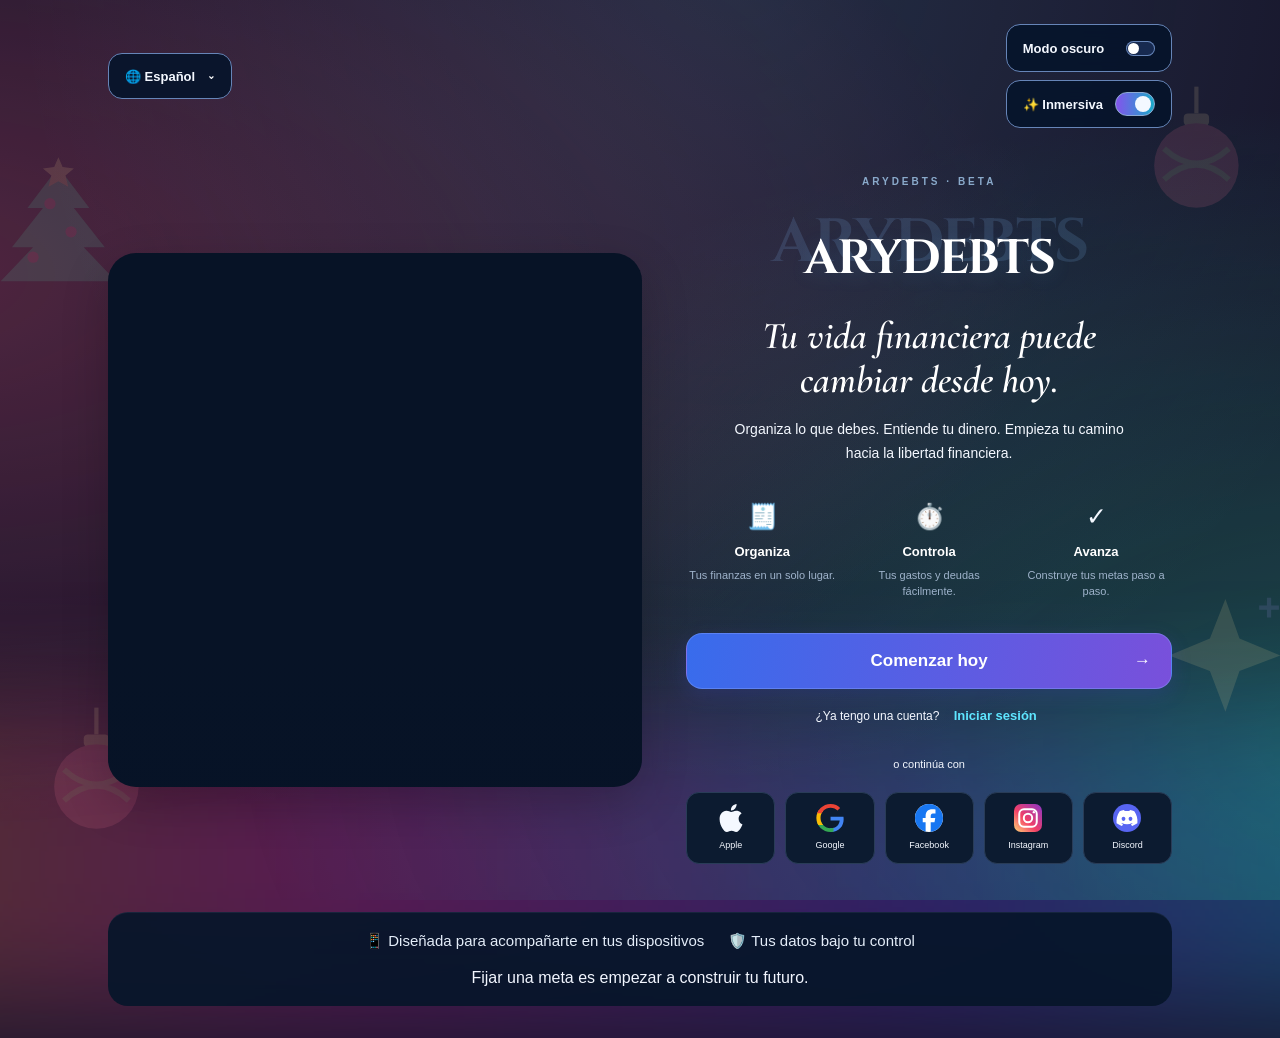
<file: index.html>
<!doctype html><html lang="es"><head><meta charset="UTF-8"><meta name="viewport" content="width=device-width,initial-scale=1,viewport-fit=cover"><meta name="theme-color" content="#020713"><meta name="description" content="Arydebts — tus deudas hoy, tu libertad mañana."><meta http-equiv="Cache-Control" content="no-cache, no-store, must-revalidate"><meta http-equiv="Pragma" content="no-cache"><meta http-equiv="Expires" content="0"><link rel="manifest" href="manifest.webmanifest?v=217.28"><link rel="stylesheet" href="styles.css?v=217.28"><link rel="stylesheet" href="experience-v8.css?v=217.28"><link rel="stylesheet" href="landing-v9.css?v=217.28"><link rel="stylesheet" href="template-v14.css?v=217.28"><link rel="stylesheet" href="interactive-v15.css?v=217.28"><link rel="stylesheet" href="polish-v18.css?v=217.28"><link rel="stylesheet" href="theme-v40.css?v=217.28"><link rel="stylesheet" href="visual-sweetness-v54.css?v=217.28"><style>.scene17,.flags17,.flag17,.flagMotion15,.planetMotion9{display:none!important}.modeToggle{display:none!important}.tap45{cursor:pointer;transition:transform .16s ease,border-color .16s ease,box-shadow .16s ease}.tap45:active{transform:scale(.985)}.tap45:hover{border-color:#4ddfff88!important;box-shadow:0 8px 28px #21cfff12!important}.buy45{margin-top:14px;padding:15px;border-radius:16px;border:1px solid #ff966655;background:linear-gradient(135deg,#ff6b6b12,#ffb3470d);line-height:1.45}.buy45.yes{border-color:#42ddb777;background:linear-gradient(135deg,#27d6a512,#45cfff10)}.buy45 b{font-size:18px}.buy45 p{margin:7px 0}.buy45 small{color:#8190a8}.profilePhoto46,.profileAvatar46{display:grid;place-items:center;overflow:hidden;border-radius:50%;background:linear-gradient(135deg,#17365f,#071b39);border:2px solid #46cfff88;color:white}.profilePhoto46{width:112px;height:112px;margin:10px auto 4px;font-size:44px;cursor:pointer;padding:0;box-shadow:0 12px 32px #0005}.profileAvatar46{width:72px;height:72px;margin:0 0 12px 0;font-size:30px;cursor:pointer}.profilePhoto46 img,.profileAvatar46 img{width:100%;height:100%;object-fit:cover}.profilePhotoActions46{display:flex;flex-wrap:wrap;justify-content:center;gap:7px;margin:10px 0 18px}.profileHint54{text-align:center;font-size:11px;margin:5px 0}.profileSection46,.profileSecurity46{padding:14px;margin:12px 0;border:1px solid #ffffff18;border-radius:16px;background:#ffffff07}.profileSecurity46 p{line-height:1.5;color:#aab7ca}.profileStats54{display:grid;grid-template-columns:repeat(3,minmax(0,1fr));gap:7px;margin:14px 0}.profileStats54>div,.profileGoal54{padding:12px;border:1px solid #ffffff16;border-radius:15px;background:#ffffff08}.profileStats54 span,.profileGoal54 span{display:block;color:#91a5c4;font-size:10px;font-weight:750;margin-bottom:5px}.profileStats54 b{font-size:clamp(13px,3.8vw,18px);overflow-wrap:anywhere}.profileGoal54{margin-bottom:12px}.profileGoal54 b{font-size:16px}.profileSection46 textarea{min-height:82px;resize:vertical}.profileManageTitle54{display:block;margin:18px 0 8px}.profileQuick54{display:grid;grid-template-columns:1fr 1fr;gap:8px}.profileQuick54 .btn{min-height:48px;white-space:normal}.homeDataNote30{border-color:#ffc85a55!important}.homeDataNote30 p{line-height:1.45}.homeDataNote30 .btn{margin-top:6px}.homeDebtRise37{margin-top:9px;padding:8px 10px;border-radius:10px;background:#ff7a6614;border:1px solid #ff8d6b35;color:#ffc4b8;font-size:10px;line-height:1.4}.hello>.back{background:linear-gradient(145deg,#0b2348,#07172f)!important;border:1px solid #356d9d!important;color:#eaf4ff!important;border-radius:999px!important;padding:7px 11px!important;box-shadow:inset 0 1px #ffffff12,0 4px 12px #0004!important}.debtPulse33,.planPulse34{display:grid;grid-template-columns:repeat(3,minmax(0,1fr));gap:7px;margin:8px 0}.debtPulse33 .card,.planPulse34 .card{margin:0!important;padding:11px 9px!important;display:flex;flex-direction:column;gap:5px}.debtPulse33 strong,.planPulse34 strong{font-size:clamp(14px,4vw,19px);overflow-wrap:anywhere}.debtPulse33 .muted,.planPulse34 .muted{font-size:10px}.debtAlert33,.planWarn34,.planDeficit38{border-color:#ff9d6655!important;background:linear-gradient(135deg,rgba(255,91,91,.08),rgba(255,180,73,.05))!important}.planDeficit38 b{color:#ffb09d}.debtTarget33,.planAttack34{background:linear-gradient(135deg,rgba(65,221,192,.08),rgba(96,80,255,.1))!important}.debtTarget33>div,.planAttack34>div,.planStatus34{display:flex;justify-content:space-between;align-items:center;gap:12px;margin-top:8px}.debtTarget33 strong,.planAttack34>div strong{color:#65e6d0}.debtTarget33 p,.planAttack34 p,.planWarn34 p,.planDeficit38 p{line-height:1.45}.planHero34{background:radial-gradient(circle at 90% 10%,rgba(54,218,255,.13),transparent 32%),linear-gradient(135deg,rgba(91,72,255,.1),rgba(5,210,190,.06))!important}.planStatus34 b{font-size:18px}.planStatus34 strong{font-size:22px}.planTrack34{height:8px;border-radius:20px;background:#ffffff12;overflow:hidden;margin:10px 0}.planTrack34 i{display:block;height:100%;border-radius:inherit;background:linear-gradient(90deg,#32dcb8,#35cfff,#8d63ff);transition:width .35s ease}.cal35{padding:12px!important}.calTop35{display:grid;grid-template-columns:44px 1fr 44px;align-items:center;gap:8px;margin-bottom:10px}.calTop35 b{text-align:center;text-transform:capitalize;font-size:17px}.calTop35 .btn{min-height:42px;padding:8px;font-size:24px}.calWeek35,.calGrid35{display:grid;grid-template-columns:repeat(7,minmax(0,1fr));gap:4px}.calWeek35{margin-bottom:5px}.calWeek35 span{text-align:center;color:#8292aa;font-size:9px;font-weight:800}.calDay35{position:relative;min-width:0;min-height:46px;border:1px solid #ffffff12;border-radius:11px;background:#ffffff07;color:inherit;cursor:pointer}.calDay35 b{font-size:13px}.calDay35 i{position:absolute;right:3px;bottom:3px;min-width:14px;height:14px;padding:0 3px;border-radius:10px;background:#795fff;color:white;font-size:8px;font-style:normal;line-height:14px}.calDay35.today{border-color:#37dfff;box-shadow:inset 0 0 0 1px #37dfff55}.calDay35.today b{color:#63eaff}.calDay35.selected{background:linear-gradient(135deg,#614cff88,#00cfe866);border-color:#72eaff}.calDay35.hasEvent:not(.selected){background:#705cff18}.calBlank35{min-height:46px}.calToday35{width:100%;margin-top:10px!important;white-space:normal}.calDetail35 h3{text-transform:capitalize;margin:4px 0 10px}.calHint35{text-align:center}.calHint35 p{margin-bottom:0}.calActions36{display:grid;grid-template-columns:1fr 1fr;gap:7px;margin-top:10px}.calActions36 .btn{white-space:normal;min-height:42px}body.ary-light .hello>.back{background:#fff!important;color:#263954!important;border-color:#c9d7e6!important;box-shadow:0 4px 12px #536a841c!important}body.ary-light .buy45{color:#17233b;background:#fff7f1;border-color:#efb89b}body.ary-light .buy45.yes{background:#effcf8;border-color:#8edcc8}body.ary-light .buy45 small{color:#65758c}body.ary-light .profileSection46,body.ary-light .profileSecurity46,body.ary-light .profileStats54>div,body.ary-light .profileGoal54{background:#fff;border-color:#dce5f0;color:#17233b}body.ary-light .profileSecurity46 p{color:#64748b}body.ary-light .profileStats54 span,body.ary-light .profileGoal54 span{color:#64748b}@media(max-width:360px){.debtPulse33,.planPulse34{grid-template-columns:1fr}.debtPulse33 .card,.planPulse34 .card{flex-direction:row;align-items:center;justify-content:space-between}.cal35{padding:9px!important}.calWeek35,.calGrid35{gap:3px}.calDay35,.calBlank35{min-height:42px}.calDay35{border-radius:9px}.calActions36{grid-template-columns:1fr}.profileStats54{grid-template-columns:1fr}.profileQuick54{grid-template-columns:1fr}}</style><link rel="stylesheet" href="refinement-v55.css?v=217.28"><link rel="preload" href="assets/fonts/Cinzel.woff" as="font" type="font/woff" crossorigin><link rel="preload" href="assets/fonts/Cormorant.woff" as="font" type="font/woff" crossorigin><link rel="stylesheet" href="refinements-v58.css?v=217.28"><link rel="stylesheet" href="seasonal-v59.css?v=217.28"><link rel="stylesheet" href="due-reminders-v60.css?v=217.28"><link rel="stylesheet" href="personalize-v61.css?v=217.28"><link rel="stylesheet" href="polish-v62.css?v=217.28"><link rel="stylesheet" href="recurrence-v63.css?v=217.28"><link rel="stylesheet" href="desktop-v64.css?v=217.28"><link rel="stylesheet" href="waves-v65.css?v=217.28"><link rel="stylesheet" href="debt-expenses-v66.css?v=217.28"><link rel="stylesheet" href="refinements-v68.css?v=217.28"><link rel="stylesheet" href="quick-v70.css?v=217.28"><title>Arydebts</title><link rel="stylesheet" href="seasonal-background-v71.css?v=217.28"><link rel="stylesheet" href="workspace-v72.css?v=217.28"><link rel="stylesheet" href="seasonal-light-v73.css?v=217.28"><link rel="stylesheet" href="home-polish-v77.css?v=217.28"><link rel="stylesheet" href="card-waves-v78.css?v=217.28"><link rel="stylesheet" href="motion-mobile-v80.css?v=217.28"><meta name="apple-mobile-web-app-capable" content="yes"><meta name="apple-mobile-web-app-title" content="Arydebts"><link rel="stylesheet" href="home-daily-v81.css?v=217.28"><link rel="stylesheet" href="nav-readability-v85.css?v=217.28"><link rel="stylesheet" href="amount-presets-v86.css?v=217.28"><link rel="stylesheet" href="onboarding-rows-v88.css?v=217.28"><link rel="stylesheet" href="notifications-v89.css?v=217.28"><link rel="stylesheet" href="analysis-v93.css?v=217.28"><link rel="stylesheet" href="experience-v94.css?v=217.28"><link rel="stylesheet" href="expense-polish-v95.css?v=217.28"><link rel="stylesheet" href="mobile-welcome-v97.css?v=217.28"><link rel="stylesheet" href="auth-portal-v99.css?v=217.28"><link rel="icon" type="image/svg+xml" href="assets/arydebts-logo.svg?v=237"><link rel="stylesheet" href="cover-controls-v101.css?v=217.28"><link rel="stylesheet" href="unified-theme-v102.css?v=217.28"><link rel="stylesheet" href="layout-polish-v108.css?v=217.28"><link rel="stylesheet" href="clarity-v110.css?v=217.28"><link rel="stylesheet" href="desktop-workspace-v186.css?v=217.28"><link rel="stylesheet" href="investments-v201.css?v=217.28"><link rel="stylesheet" href="debt-entry-alert-v205.css?v=217.28"><link rel="stylesheet" href="compact-credit-v206.css?v=217.28"><link rel="stylesheet" href="sync-layout-v207.css?v=217.28"><link rel="stylesheet" href="neon-focus-v208.css?v=217.28"><meta name="ary-release" content="217.28"><link rel="stylesheet" href="desktop-feedback-v209.css?v=217.28"><link rel="stylesheet" href="compact-workspace-v210.css?v=217.28"><link rel="stylesheet" href="currency-reference-v212.css?v=217.28"><link rel="stylesheet" href="profile-hint-v213.css?v=217.28"><link rel="stylesheet" href="experience-plans-v214.css?v=217.28"><link rel="stylesheet" href="experience-tiers-v215.css?v=217.28"><link rel="stylesheet" href="experience-refinement-v216.css?v=217.28"><link rel="stylesheet" href="customer-experience-v217.css?v=217.28"><link rel="stylesheet" href="reliability-v218.css?v=217.28"><link rel="stylesheet" href="home-clarity-v225.css?v=217.28"><link rel="stylesheet" href="workspace-v227.css?v=217.28"><link rel="stylesheet" href="tasks-v230.css?v=217.28"><link rel="stylesheet" href="subscription-polish-v231.css?v=217.28"><link rel="stylesheet" href="calendar-shortcut-v234.css?v=217.28"><link rel="stylesheet" href="app-platform-v235.css?v=217.28"><link rel="apple-touch-icon" sizes="180x180" href="assets/apple-touch-icon.png?v=237"><meta name="mobile-web-app-capable" content="yes"></head><body><div class="aurora"></div><main id="app"></main><nav id="nav"></nav><div id="modal" class="modal hidden"></div><div id="toast" class="toast" role="status" aria-live="polite"></div><script src="money-math-v108.js?v=217.28"></script><script src="backups-v92.js?v=217.28"></script><script src="bootstrap-v54.js?v=217.28"></script><script src="state-guard-v104.js?v=217.28"></script><script src="monthly-model-v200.js?v=217.28"></script><script src="app.js?v=217.28"></script><script src="onboarding-v43.js?v=217.28"></script><script src="social-icons-v55.js?v=217.28"></script><script src="landing-v9.js?v=217.28"></script><script src="features-v18.js?v=217.28"></script><script src="theme-stable-v46.js?v=217.28"></script><script src="i18n-v20.js?v=217.28"></script><script src="i18n-complete-v53.js?v=217.28"></script><script src="ants-v25.js?v=217.28"></script><script src="ledger-v27.js?v=217.28"></script><script src="human-v41.js?v=217.28"></script><script src="home-v29.js?v=217.28"></script><script src="debts-v33.js?v=217.28"></script><script src="plan-v34.js?v=217.28"></script><script src="calendar-v35.js?v=217.28"></script><script src="smart-v45.js?v=217.28"></script><script src="profile-v46.js?v=217.28"></script><script src="real-data-v54.js?v=217.28"></script><script src="payments-v54.js?v=217.28"></script><script src="home-live-v54.js?v=217.28"></script><script src="locale-ui-v54.js?v=217.28"></script><script src="world-motion-v57.js?v=217.28"></script><script src="refinements-v58.js?v=217.28"></script><script src="assistant-config-v58.js?v=217.28"></script><script src="assistant-v58.js?v=217.28"></script><script src="seasonal-v59.js?v=217.28"></script><script src="due-reminders-v60.js?v=217.28"></script><script src="personalize-v61.js?v=217.28"></script><script src="polish-v62.js?v=217.28"></script><script src="recurrence-v63.js?v=217.28"></script><script src="numbers-v63.js?v=217.28"></script><script src="desktop-v64.js?v=217.28"></script><script src="waves-v65.js?v=217.28"></script><script src="debt-expenses-v66.js?v=217.28"></script><script src="refinements-v68.js?v=217.28"></script><script src="quick-v70.js?v=217.28"></script><script src="seasonal-background-v71.js?v=217.28"></script><script src="ui-config-v72.js?v=217.28"></script><script src="workspace-v72.js?v=217.28"></script><script src="registration-v72.js?v=217.28"></script><script src="social-links-v74.js?v=217.28"></script><script src="home-polish-v77.js?v=217.28"></script><script src="motion-mobile-v80.js?v=217.28"></script><script src="activity-v82.js?v=217.28"></script><script src="account-service-v83.js?v=217.28"></script><script src="account-status-v83.js?v=217.28"></script><script src="task-reminders-v233.js?v=217.28"></script><script src="notification-rules-v89.js?v=217.28"></script><script src="notifications-v89.js?v=217.28"></script><script src="analysis-model-v93.js?v=217.28"></script><script src="analysis-v93.js?v=217.28"></script><script src="experience-model-v94.js?v=217.28"></script><script src="experience-v94.js?v=217.28"></script><script src="mobile-welcome-v97.js?v=217.28"></script><script src="auth-portal-v99.js?v=217.28"></script><script src="cover-controls-v101.js?v=217.28"></script><script src="client-repairs.js?v=217.28"></script><script src="instant-model-v197.js?v=217.28"></script><script src="reliability-v218.js?v=217.28"></script><script src="personal-layout-v192.js?v=217.28"></script><script src="daily-use-v197.js?v=217.28"></script><script src="quick-payment-v199.js?v=217.28"></script><script src="monthly-experience-v200.js?v=217.28"></script><script src="investment-history-v201.js?v=217.28"></script><script src="investments-v200.js?v=217.28"></script><script src="debt-entry-alert-v205.js?v=217.28"></script><script src="credit-score-v206.js?v=217.28"></script><script src="sync-delete-v207.js?v=217.28"></script><script src="currency-model-v208.js?v=217.28"></script><script src="currency-ui-v208.js?v=217.28"></script><script src="release-refresh-v209.js?v=217.28"></script><script src="compact-workspace-v210.js?v=217.28"></script><script src="currency-reference-v212.js?v=217.28"></script><script src="profile-hint-v213.js?v=217.28"></script><script src="premium-service-v214.js?v=217.28"></script><script src="experience-plans-v214.js?v=217.28"></script><script src="debt-strategy-v215.js?v=217.28"></script><script src="experience-tiers-v215.js?v=217.28"></script><script src="investment-learning-model-v216.js?v=217.28"></script><script src="investment-catalog-v238.js?v=217.28"></script><script src="experience-refinement-v216.js?v=217.28"></script><script src="customer-experience-v217.js?v=217.28"></script><script src="home-clarity-model-v225.js?v=217.28"></script><script src="home-clarity-v225.js?v=217.28"></script><script src="workspace-v227.js?v=217.28"></script><script src="subscription-polish-v231.js?v=217.28"></script><script src="calendar-shortcut-v234.js?v=217.28"></script><script src="app-platform-v235.js?v=217.28"></script><script src="investing-paths-v235.js?v=217.28"></script></body></html>
</file>
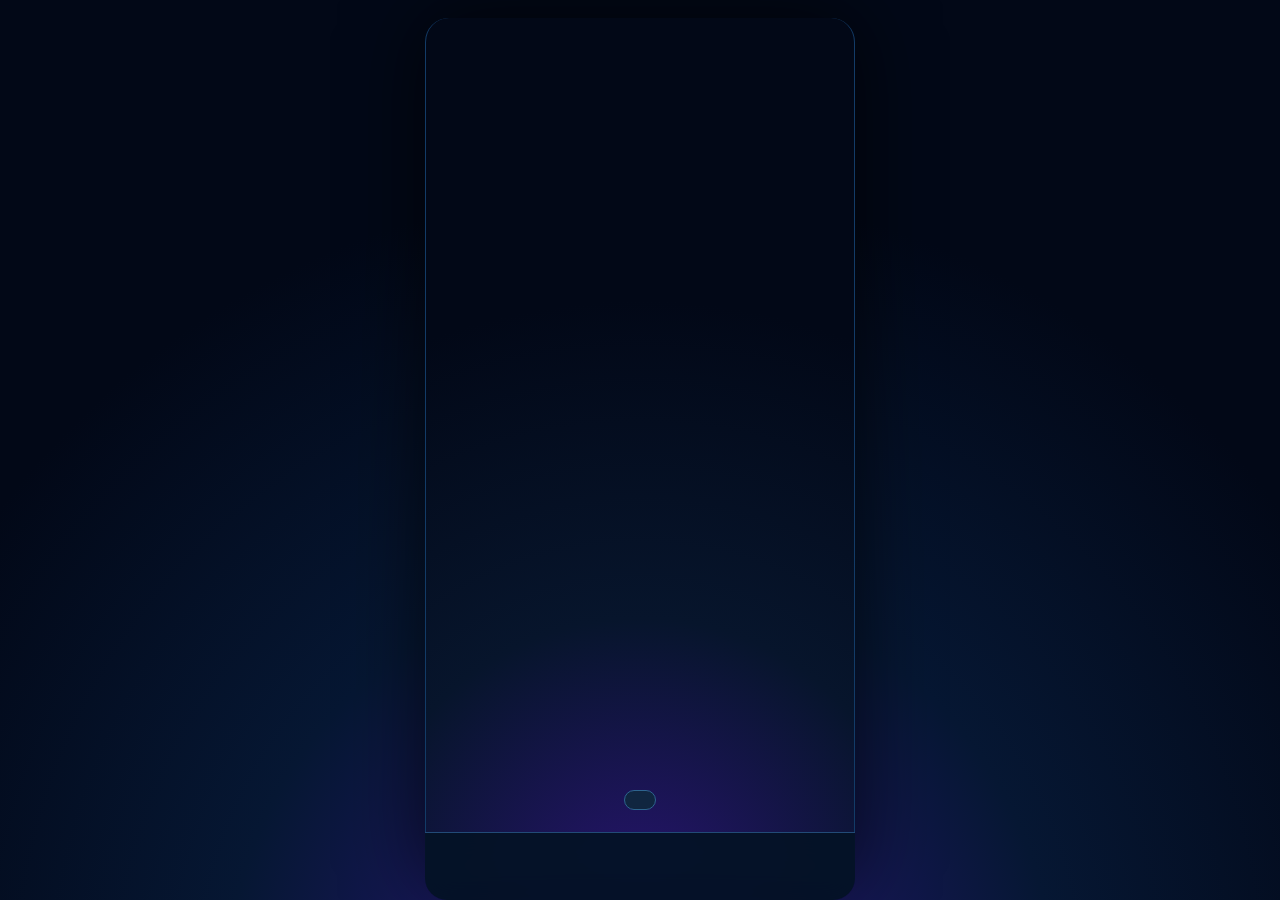
<file: preview/index.html>
<!doctype html><html lang="es"><head><meta charset="UTF-8"><meta name="viewport" content="width=device-width,initial-scale=1,viewport-fit=cover"><meta name="theme-color" content="#020814"><meta name="description" content="Arydebts Solution — recupera el control de tu dinero con un plan humano y dinámico."><link rel="manifest" href="manifest.webmanifest"><link rel="stylesheet" href="styles.css?v=rebuild2"><title>Arydebts Solution</title></head><body><div class="aurora"></div><div class="bubbleField"><i class="bubbleFx"></i><i class="bubbleFx"></i><i class="bubbleFx"></i></div><div id="app"></div><nav id="nav"></nav><div id="modal" class="modal hidden"></div><div id="toast" class="toast"></div><script src="app.js?v=rebuild2"></script></body></html>
</file>
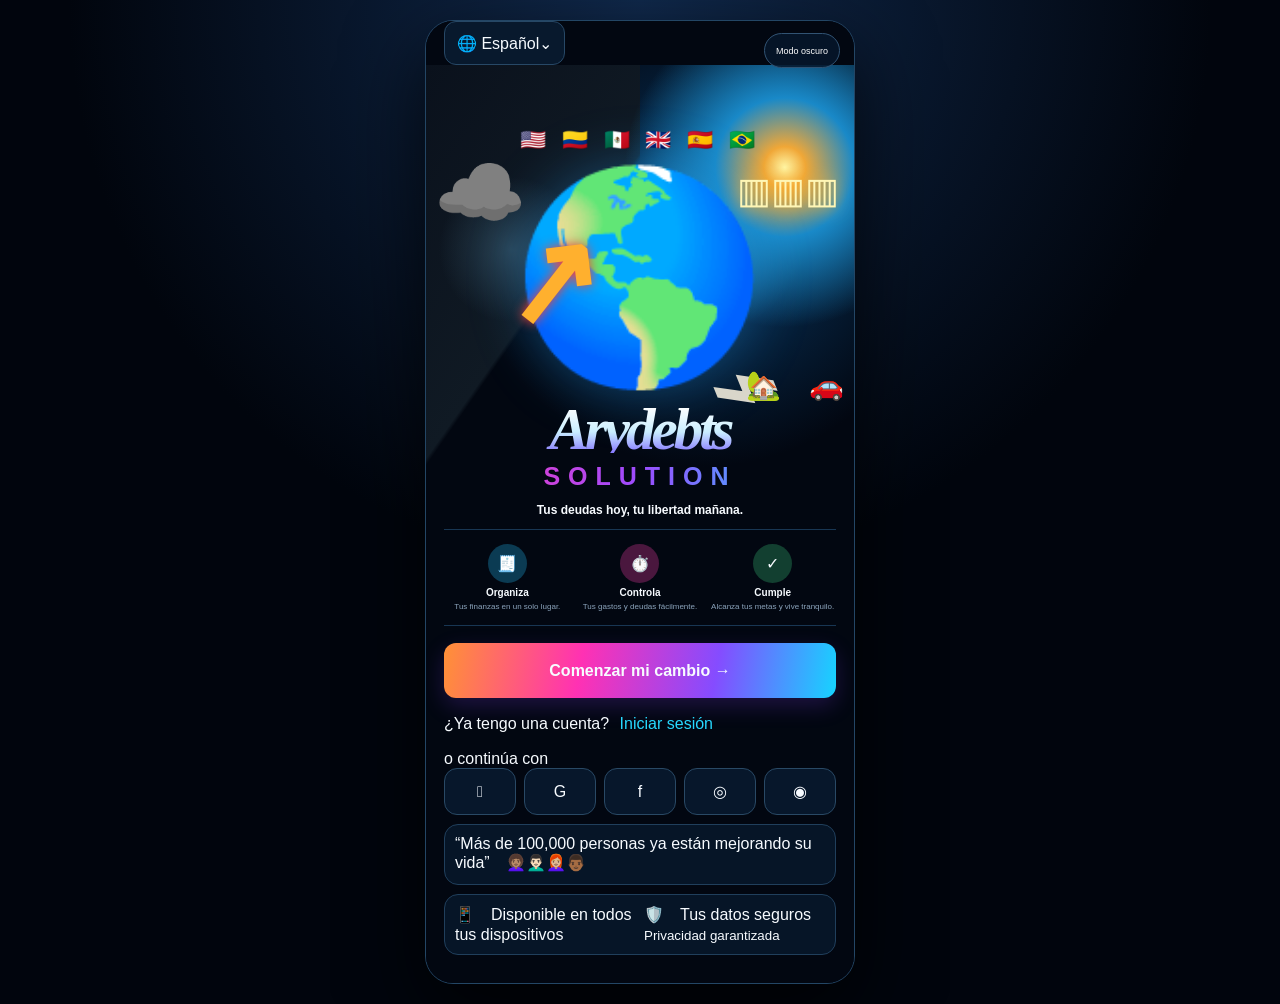
<file: template-preview/index.html>
<!doctype html><html lang="es"><head><meta charset="UTF-8"><meta name="viewport" content="width=device-width,initial-scale=1,viewport-fit=cover"><meta name="theme-color" content="#020814"><meta name="description" content="Arydebts Solution — recupera el control de tu dinero con un plan humano y dinámico."><link rel="manifest" href="../manifest.webmanifest"><link rel="stylesheet" href="styles.css?v=template-literal-1"><title>Arydebts Solution</title></head><body><div class="aurora"></div><div class="bubbleField"><i class="bubbleFx"></i><i class="bubbleFx"></i><i class="bubbleFx"></i></div><div id="app"></div><nav id="nav"></nav><div id="modal" class="modal hidden"></div><div id="toast" class="toast"></div><script src="app.js?v=template-literal-1"></script></body></html>
</file>
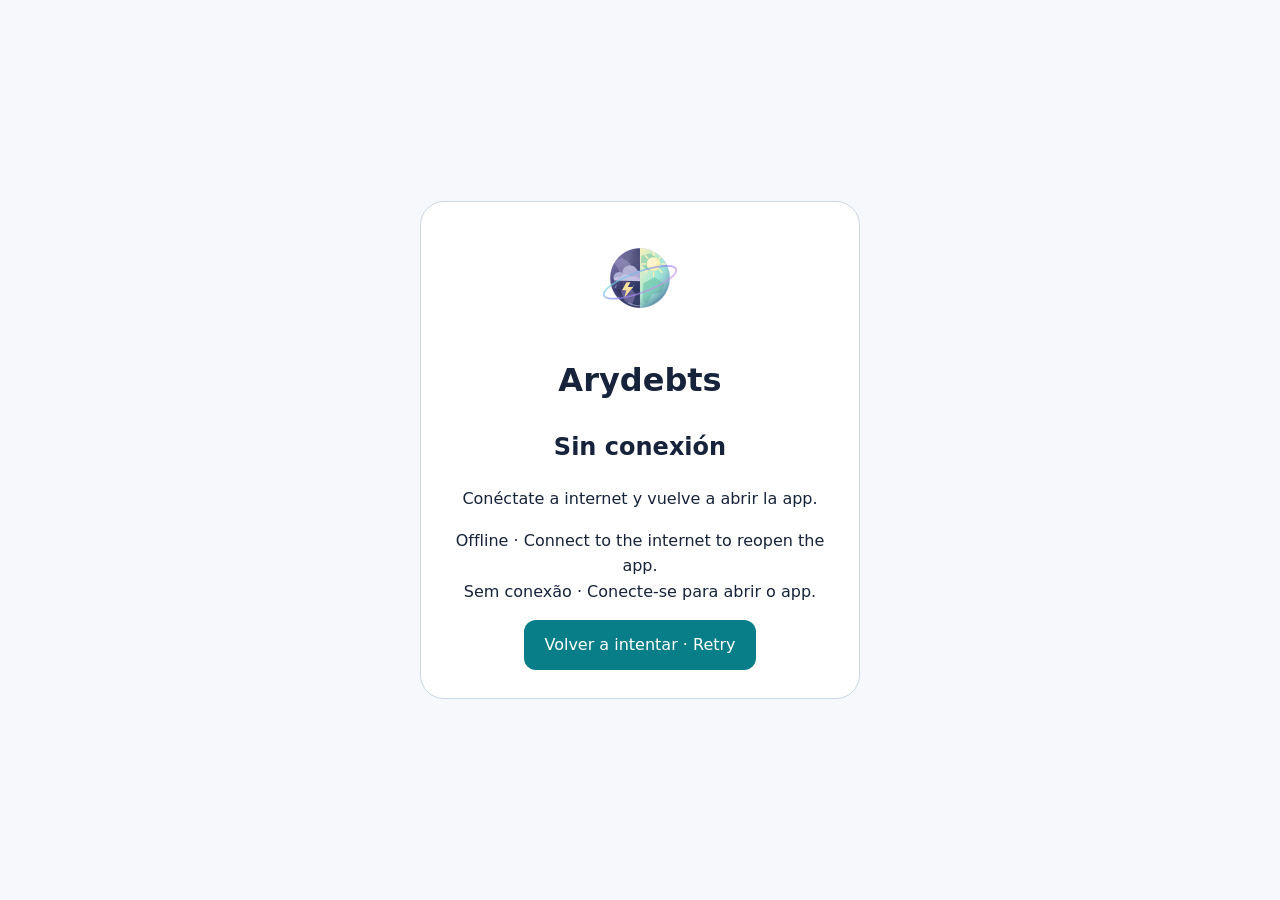
<file: offline.html>
<!doctype html><html lang="es"><head><meta charset="utf-8"><meta name="viewport" content="width=device-width,initial-scale=1"><meta name="theme-color" content="#17233b"><title>Arydebts · Sin conexión</title><style>*{box-sizing:border-box}body{margin:0;min-height:100vh;display:grid;place-items:center;background:#f6f8fc;color:#17233b;font:16px/1.6 system-ui}main{max-width:440px;padding:28px;margin:20px;border-radius:24px;background:white;border:1px solid #cad7e4;text-align:center}img{width:96px;height:96px}a{display:inline-block;padding:12px 20px;border-radius:12px;background:#087f88;color:white;text-decoration:none}</style></head><body><main><img src="assets/app-icon-192.png?v=237" alt="" width="96" height="96"><h1>Arydebts</h1><h2>Sin conexión</h2><p>Conéctate a internet y vuelve a abrir la app.</p><p>Offline · Connect to the internet to reopen the app.<br>Sem conexão · Conecte-se para abrir o app.</p><a href="./">Volver a intentar · Retry</a></main></body></html>
</file>
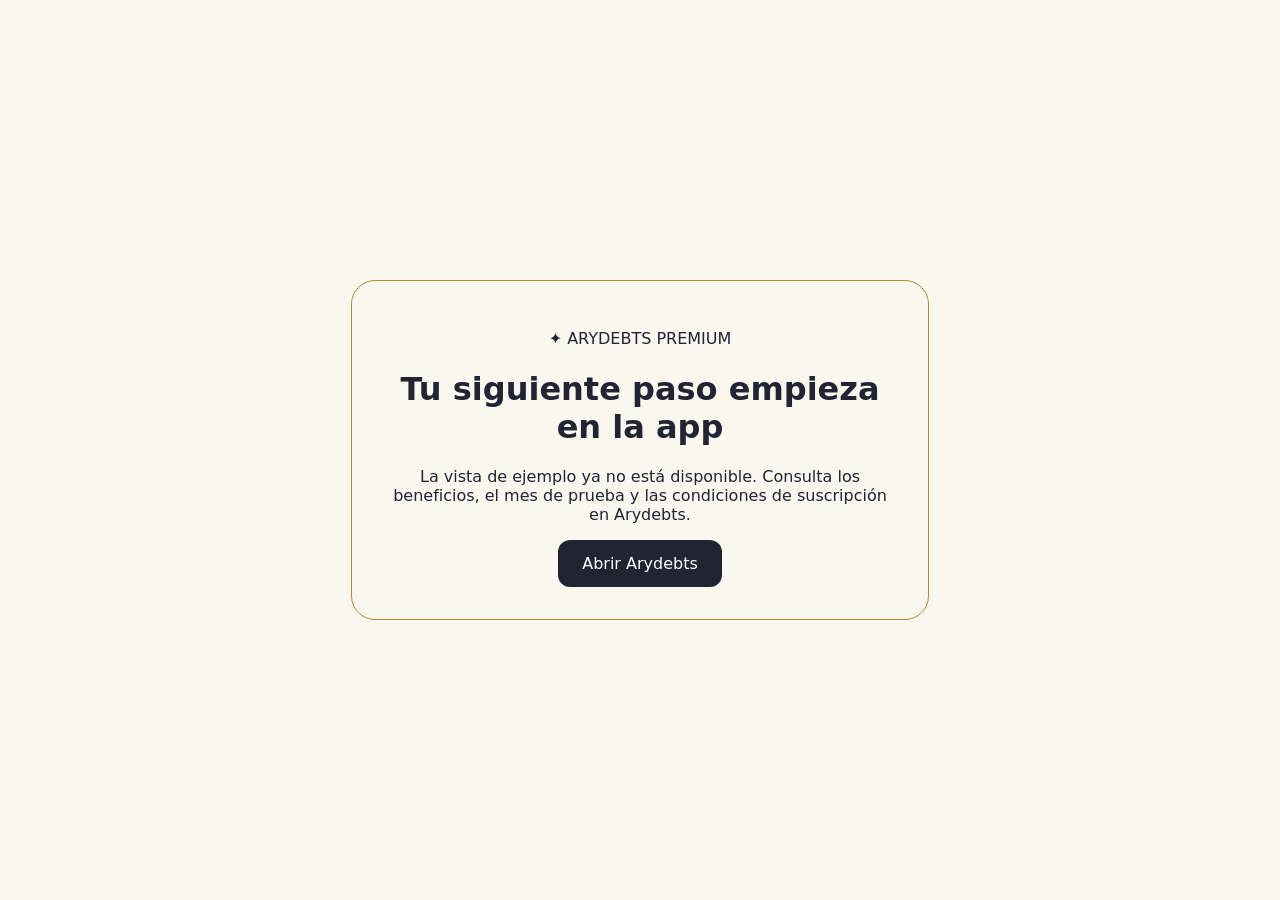
<file: premium-preview.html>
<!doctype html><html lang="es"><head><meta charset="utf-8"><meta name="viewport" content="width=device-width,initial-scale=1"><meta name="robots" content="noindex"><title>Arydebts Premium</title><style>body{margin:0;min-height:100vh;display:grid;place-items:center;background:#faf7ee;color:#202433;font:16px system-ui}main{max-width:32rem;margin:24px;padding:32px;border:1px solid #b58c32;border-radius:24px;text-align:center}a{display:inline-block;padding:14px 24px;border-radius:12px;background:#202433;color:white;text-decoration:none}</style></head><body><main><p>✦ ARYDEBTS PREMIUM</p><h1>Tu siguiente paso empieza en la app</h1><p>La vista de ejemplo ya no está disponible. Consulta los beneficios, el mes de prueba y las condiciones de suscripción en Arydebts.</p><a href="./?v=217.18">Abrir Arydebts</a></main></body></html>
</file>
<file: styles.css>
*{box-sizing:border-box}html{background:#020713;color:#fff;font-family:Inter,-apple-system,BlinkMacSystemFont,"Segoe UI",sans-serif}body{margin:0;min-height:100vh;background:radial-gradient(circle at 80% 0,#172c68 0,transparent 34%),radial-gradient(circle at -10% 55%,#3d0d62 0,transparent 34%),#020713;color:#f8fbff;overflow-x:hidden}button,input,select,textarea{font:inherit}button{cursor:pointer}#app{position:relative;z-index:2;width:min(100%,390px);margin:auto;padding:12px 10px 94px}.aurora{position:fixed;z-index:0;left:-20%;right:-20%;bottom:-120px;height:310px;background:linear-gradient(90deg,#ff9428aa,#ff2bb8bb,#6b45ffbb,#00dfffcc);filter:blur(64px);opacity:.38;animation:auroraMove 7s ease-in-out infinite alternate;pointer-events:none}@keyframes auroraMove{to{transform:translate(9%,-42px) skewY(-4deg)}}.top{display:flex;align-items:center;justify-content:space-between;min-height:39px}.brand{text-align:center;font-family:Georgia,serif;font-weight:950;font-size:22px;line-height:.72;text-shadow:0 1px 9px #fff3}.brand small{display:block;font-family:Inter,sans-serif;font-size:10px;letter-spacing:.8px;background:linear-gradient(90deg,#ff3fba,#704cff,#25e6ff,#58e789);-webkit-background-clip:text;color:transparent}.iconBtn,.back{border:0;background:transparent;color:#d9e9ff;padding:7px;font-weight:800}.avatar{width:30px;height:30px;border-radius:50%;display:grid;place-items:center;background:linear-gradient(135deg,#ff9b2f,#ff38ac,#5a4fff);border:2px solid #70dcff;box-shadow:0 0 16px #c42cff55;font-size:14px}.hello{margin:10px 0}.hello h1{font-size:23px;line-height:1.02;margin:3px 0 6px}.muted{color:#a7bad2;font-size:11px}.mini{font-size:10px}.grad{background:linear-gradient(90deg,#ff8d31,#ff36b6,#7a4cff,#11dfff);-webkit-background-clip:text;color:transparent}.card{background:linear-gradient(145deg,#0b2143f7,#06152cf7);border:1px solid #27618f;border-radius:14px;padding:11px;box-shadow:0 9px 24px #0008;margin:8px 0;overflow:hidden;position:relative}.heroCard{background:linear-gradient(135deg,#122c59,#0b1a3b)}.glow{box-shadow:inset 0 0 22px #1977ff22,0 0 16px #d329ff30}.notice{background:linear-gradient(115deg,#5b244e,#47303f 40%,#0b7d6b);border-color:#ffffff30}.grid{display:grid;grid-template-columns:repeat(12,1fr);gap:6px}.full{grid-column:1/-1}.third{grid-column:span 4}.third.card{padding:9px 7px}.kpi{font-size:22px;font-weight:950}.third .kpi{font-size:17px}.progressBox{display:flex;gap:13px;align-items:center}.ring{width:91px;height:91px;border-radius:50%;display:grid;place-items:center;background:conic-gradient(#12dfff 0 28%,#684dff 28% 52%,#ff31b5 52% 75%,#ffc233 75%);position:relative;box-shadow:0 0 20px #26c9ff44}.ring:after{content:"";position:absolute;inset:9px;border-radius:50%;background:#0a1b3b}.ring b{position:relative;z-index:1;font-size:23px}.btn,.pill{border:1px solid #2c6290;background:#081b38;color:#fff;border-radius:12px;padding:10px 11px;font-weight:800;transition:.18s}.btn:active{transform:scale(.98)}.primary{border:0;background:linear-gradient(100deg,#ff9d31,#ff27b6 45%,#684aff 72%,#05dfff);box-shadow:0 7px 22px #ab2eff4a}.widebtn{width:100%;margin-top:9px}.tabs{display:flex;background:#081c3b;border:1px solid #2b5d8c;border-radius:13px;padding:3px;margin:8px 0}.tabs button{flex:1;border:0;background:transparent;color:#9eb4cf;padding:7px 4px;border-radius:10px;font-size:11px}.tabs .on{color:white;background:linear-gradient(90deg,#3660ff,#00c9ff)}.list{display:grid;gap:6px}.row{display:flex;justify-content:space-between;align-items:center;gap:7px;padding:8px;background:#081b37;border:1px solid #245783;border-radius:12px;min-height:54px}.rowleft{display:flex;align-items:center;gap:8px;min-width:0}.rowleft>div{min-width:0}.row strong{display:block;font-size:12px}.ico{width:36px;height:36px;display:grid;place-items:center;border-radius:10px;background:linear-gradient(145deg,#ff456f,#ff9631);font-size:18px;flex:none}.row:nth-child(3n+2) .ico{background:linear-gradient(145deg,#04a9ef,#1977ff)}.row:nth-child(3n) .ico{background:linear-gradient(145deg,#a43fff,#6a4bff)}.danger{color:#ff4778}.good{color:#5bf1b3}.tag{font-size:9px;padding:3px 6px;border-radius:9px;background:#16375f}.planbar{height:5px;border-radius:8px;background:#153457;overflow:hidden;margin-top:4px}.planbar i{display:block;height:100%;background:linear-gradient(90deg,#ff9e30,#ff3eb4,#10d9ff);border-radius:inherit}nav{position:fixed;z-index:20;left:50%;bottom:5px;transform:translateX(-50%);width:min(96%,382px);display:flex;justify-content:space-around;background:#031126f7;border:1px solid #245987;border-radius:15px;padding:5px;backdrop-filter:blur(18px)}nav button{border:0;background:transparent;color:#90a8c7;font-size:9px;padding:4px 7px}nav button b{display:block;font-size:16px;line-height:18px}nav button.active{color:#20d9ff}.modal{position:fixed;z-index:50;inset:0;background:#010611ed;display:grid;place-items:center;padding:10px}.hidden{display:none}.sheet{width:min(100%,380px);max-height:94vh;overflow:auto;background:#06162e;border:1px solid #326698;border-radius:18px;padding:15px}.sheet h2{margin:3px 0 14px}.sheet input,.sheet select,.sheet textarea,.card input,.card select,.auth input{width:100%;margin:4px 0 9px;padding:10px;border-radius:10px;border:1px solid #2b5d8c;background:#071a36;color:#fff;outline:none}.sheet input:focus,.card input:focus{border-color:#16cfff;box-shadow:0 0 0 2px #16cfff22}.sheet label,.card label,.auth label{font-size:11px;color:#c1d1e4}.actions{display:flex;gap:7px}.toast{position:fixed;z-index:90;top:12px;left:50%;transform:translate(-50%,-80px);background:#fff;color:#061328;padding:9px 14px;border-radius:17px;font-weight:900;transition:.25s}.toast.show{transform:translate(-50%,0)}
/* MASTER REFERENCE LANDING */.welcome{min-height:calc(100vh - 28px);display:flex;flex-direction:column;text-align:center;position:relative}.welcomeHero{margin:-12px -10px 4px;height:462px;min-height:462px;position:relative;overflow:hidden;display:flex;flex-direction:column;justify-content:flex-end;padding:24px 16px;background:radial-gradient(circle at 78% 13%,#ffb92e 0 1.8%,#ff702a55 5%,transparent 15%),radial-gradient(ellipse at 50% 31%,#154d9d 0,#0c2455 30%,#07152f 53%,#030918 75%);isolation:isolate}.welcomeHero:before{content:"";position:absolute;width:270px;height:270px;border-radius:50%;left:50%;top:31%;transform:translate(-50%,-50%);background:radial-gradient(circle at 35% 28%,#8be8ff 0 2%,transparent 3%),radial-gradient(ellipse at 35% 38%,#40d49b 0 10%,transparent 11%),radial-gradient(ellipse at 63% 48%,#56c66f 0 11%,transparent 12%),radial-gradient(ellipse at 49% 72%,#3fba68 0 7%,transparent 8%),radial-gradient(circle at 42% 42%,#16b8e9 0,#0868ba 49%,#062f79 69%,#031d4d 72%);box-shadow:inset -24px -16px 38px #020b35aa,inset 18px 10px 30px #7eeaff44,0 0 35px #009cff77;animation:planetFloat 5s ease-in-out infinite}.welcomeHero:after{content:"↗";position:absolute;z-index:3;font-size:145px;line-height:1;font-weight:1000;color:#ff8a21;left:52%;top:31%;transform:translate(-50%,-50%) rotate(-7deg);text-shadow:0 4px 0 #ff3e2a,0 0 22px #ff6a00;animation:arrowPulse 2.6s ease-in-out infinite}.welcomeHero .welcomeLogo:before{content:"";position:absolute;z-index:-1;left:-80px;right:-80px;bottom:76px;height:75px;background:repeating-radial-gradient(ellipse at 50% 100%,transparent 0 21px,#11a8f7 23px 27px,transparent 29px 43px);opacity:.9;filter:drop-shadow(0 0 8px #00bfff);animation:oceanWave 3.8s linear infinite}.welcomeHero .welcomeLogo:after{content:"✦   ✦   ·   ✦   ·";position:absolute;z-index:-1;left:-40px;right:-40px;bottom:146px;color:#a8e9ff;font-size:18px;letter-spacing:18px;opacity:.72;animation:stars 3s ease-in-out infinite alternate}.welcomeLogo{position:relative;z-index:5;font-family:Georgia,serif;font-size:54px;font-weight:950;line-height:.83;letter-spacing:-2px;color:#fff;text-shadow:0 4px 0 #1b3b70,0 0 15px #66cfff}.welcomeLogo span{display:block;font-family:Inter,sans-serif;color:#f23ee5;text-shadow:0 0 16px #ff36d5;font-size:39px;letter-spacing:2px}.tagline{font-size:18px;font-weight:900;margin:7px 0 14px}.benefits{display:grid;grid-template-columns:repeat(3,1fr);gap:5px;margin:5px 0 14px}.benefit{font-size:10px}.benefit b{font-size:13px}.benefit i{width:39px;height:39px;border-radius:50%;display:grid;place-items:center;margin:0 auto 4px;background:linear-gradient(145deg,#00cfff,#2574ff);font-style:normal;font-size:18px;box-shadow:0 0 17px #1fdfff66;animation:iconBob 3s ease-in-out infinite}.benefit:nth-child(2) i{background:linear-gradient(145deg,#ff8d2e,#ff2b9e);animation-delay:.3s}.benefit:nth-child(3) i{background:linear-gradient(145deg,#7bf27a,#13cdb5);animation-delay:.6s}.welcome>.primary{position:relative;overflow:hidden}.welcome>.primary:after{content:"";position:absolute;inset:-2px;width:45%;background:linear-gradient(100deg,transparent,#fff8,transparent);transform:translateX(-180%) skewX(-20deg);animation:buttonShine 3s infinite}.socials{display:grid;grid-template-columns:repeat(4,1fr);gap:7px;margin-top:8px}.socials .btn{font-size:18px;padding:10px 3px}@keyframes planetFloat{0%,100%{transform:translate(-50%,-50%) rotate(-2deg)}50%{transform:translate(-50%,-54%) rotate(2deg)}}@keyframes arrowPulse{0%,100%{transform:translate(-50%,-50%) rotate(-7deg) scale(1)}50%{transform:translate(-50%,-55%) rotate(-5deg) scale(1.055)}}@keyframes oceanWave{0%{transform:translateX(-18px)}50%{transform:translateX(18px) translateY(-5px)}100%{transform:translateX(-18px)}}@keyframes stars{to{opacity:1;transform:translateY(-5px)}}@keyframes iconBob{50%{transform:translateY(-4px);filter:brightness(1.18)}}@keyframes buttonShine{60%,100%{transform:translateX(330%) skewX(-20deg)}}
.onboard{padding-top:4px}.progressLine{height:5px;border-radius:8px;background:#37235c;margin:6px 0 16px;overflow:hidden}.progressLine i{display:block;height:100%;background:linear-gradient(90deg,#61ee78,#56ef88);border-radius:inherit}.choiceGrid{display:grid;grid-template-columns:repeat(3,1fr);gap:6px}.choice{min-height:84px;padding:7px 4px;text-align:center;background:linear-gradient(145deg,#172744,#251c3b);border-color:#4e557a;font-size:10px}.choice .big{font-size:25px;display:block;margin-bottom:3px}.choice.selected{border-color:#ff51c7;box-shadow:0 0 14px #ff31b744}.quick{display:grid;grid-template-columns:1fr 1fr;gap:7px}.quickAnt{display:flex;gap:6px}.quickAnt input{margin:0}.amountPresets{display:grid;grid-template-columns:repeat(5,1fr);gap:5px;margin:5px 0 9px}.amountPresets .btn{padding:7px 2px}.calendarGrid{display:grid;grid-template-columns:repeat(7,1fr);gap:4px;margin:8px 0}.day{aspect-ratio:1;display:grid;place-items:center;border-radius:50%;font-size:10px}.day.pay{background:linear-gradient(135deg,#ffbb22,#ff7a22);color:#061124;font-weight:950}.day.selected{outline:2px solid #2ee7ff}.chat{display:grid;gap:7px}.bubble{max-width:90%;padding:9px 10px;border-radius:13px;background:#0b2850;border:1px solid #316b9f;font-size:12px}.bubble.me{margin-left:auto;background:linear-gradient(135deg,#7927a8,#5142e8)}.assistantHead{display:flex;gap:9px;align-items:center}.bot{width:50px;height:50px;border-radius:50%;display:grid;place-items:center;background:#fff;font-size:27px;border:3px solid #5be9ff}.menuGrid{display:grid;grid-template-columns:1fr 1fr;gap:7px}.rowActions{display:flex;gap:3px}.tiny{padding:4px 6px;font-size:9px}.dangerBtn{color:#ff89a1}.goalChip{display:inline-block;margin:3px;padding:6px 8px;border-radius:15px;background:#112f55}.modeToggle{position:fixed;right:7px;top:7px;z-index:40;padding:6px 8px;font-size:9px}.lite .welcomeHero:before,.lite .welcomeHero:after,.lite .welcomeLogo:before,.lite .welcomeLogo:after,.lite .benefit i,.lite .aurora,.lite .primary:after{animation:none!important}.lite .welcomeHero{background:linear-gradient(160deg,#102b58,#061229)}.lite *{transition:none!important}@media(max-width:350px){.choiceGrid{grid-template-columns:1fr 1fr}.hello h1{font-size:21px}.welcomeLogo{font-size:46px}.welcomeHero{height:420px;min-height:420px}}@media(min-width:700px){#app{padding-top:20px}.welcome{min-height:760px}}@media(prefers-reduced-motion:reduce){*{animation:none!important;transition:none!important}}
</file>
<file: experience-v8.css>
/* Arydebts V8 — dynamic layer inspired by the approved master illustration */
:root{--cyan:#35e7ff;--pink:#ff3fc8;--violet:#7657ff;--orange:#ff962f;--navy:#030817}
body{background:#020713}.welcome{overflow:visible}.welcomeHero{border-radius:0 0 30px 30px;box-shadow:0 22px 55px #000b,0 0 50px #155cff20}.welcomeHero{background:radial-gradient(circle at 50% 24%,#245fba88,transparent 31%),radial-gradient(circle at 82% 14%,#ff982e44,transparent 13%),linear-gradient(180deg,#071530 0,#06142d 48%,#06285a 72%,#031026 100%)}.welcomeHero:before{animation:planetFloat 5s ease-in-out infinite,planetGlow 3s ease-in-out infinite alternate}.welcomeHero:after{animation:arrowPulse 2.5s ease-in-out infinite}.welcomeLogo{filter:drop-shadow(0 0 14px #31d9ff55)}.welcomeLogo:before{height:98px!important;bottom:65px!important;background:repeating-radial-gradient(ellipse at 50% 105%,transparent 0 22px,#39e7ff 24px 27px,transparent 29px 44px)!important;animation:oceanWave 3.4s linear infinite!important}.welcomeLogo:after{content:"✦ · ✦ · ✧ · ✦ · ✧"!important;bottom:160px!important;animation:stars 2.2s ease-in-out infinite alternate!important}.benefit{padding:9px 4px;border-radius:15px;background:linear-gradient(180deg,#ffffff09,#ffffff02);transition:.22s transform,.22s background}.benefit:active{transform:scale(.95);background:#ffffff10}.btn{position:relative;overflow:hidden}.btn:after{content:"";position:absolute;inset:0;pointer-events:none;background:linear-gradient(110deg,transparent 25%,#ffffff26 48%,transparent 68%);transform:translateX(-120%);transition:.5s}.btn:active:after{transform:translateX(120%)}.card,.row,.choice,.sheet{backdrop-filter:blur(18px);-webkit-backdrop-filter:blur(18px)}.card{transition:transform .22s ease,border-color .22s ease,box-shadow .22s ease}.card:active{transform:scale(.985);border-color:#48dfff}.row{transition:transform .18s ease,background .18s ease}.row:active{transform:scale(.985);background:#0b2447}.progressLine i,.planbar i{background-size:220% 100%;animation:liquidProgress 3.8s linear infinite}.ring{animation:ringBreath 3.2s ease-in-out infinite}.avatar{animation:avatarGlow 3s ease-in-out infinite alternate}nav{box-shadow:0 12px 45px #000d,0 0 25px #13cfff16}nav button{position:relative;transition:.2s transform,.2s color}nav button:active{transform:translateY(-3px) scale(.96)}nav button.active:after{content:"";position:absolute;left:28%;right:28%;bottom:-3px;height:2px;border-radius:4px;background:#28e7ff;box-shadow:0 0 8px #28e7ff}.toast.show{animation:toastPop .32s cubic-bezier(.2,1.4,.5,1)}.modal:not(.hidden) .sheet{animation:sheetUp .32s cubic-bezier(.2,.9,.3,1)}
@keyframes planetGlow{to{box-shadow:inset -24px -16px 38px #020b35aa,inset 18px 10px 30px #7eeaff66,0 0 58px #00bfffaa}}@keyframes liquidProgress{to{background-position:220% 0}}@keyframes ringBreath{50%{filter:brightness(1.18);box-shadow:0 0 30px #26c9ff77}}@keyframes avatarGlow{to{box-shadow:0 0 25px #c42cff99}}@keyframes toastPop{0%{scale:.82}100%{scale:1}}@keyframes sheetUp{from{opacity:0;transform:translateY(28px) scale(.98)}to{opacity:1;transform:none}}
@media(min-width:700px){#app{width:min(100%,430px)}nav{width:min(96%,420px)}.welcomeHero{border-radius:28px;margin-top:0}}
@media(prefers-reduced-motion:reduce){.welcomeHero:before,.welcomeHero:after,.welcomeLogo:before,.welcomeLogo:after,.progressLine i,.planbar i,.ring,.avatar{animation:none!important}}
</file>
<file: landing-v9.css>
.landing9{min-height:100vh;min-height:100dvh;margin:-12px -10px -94px;padding:0;background:#020713;overflow:hidden}.cover9{position:relative;width:min(100%,520px);min-height:100vh;min-height:100dvh;margin:auto;line-height:normal;isolation:isolate;background:#020713;overflow:hidden}.coverArt9{display:block;width:100%;height:auto;position:relative;z-index:1;transform:scale(1.002);transition:filter .35s}.artFocus22{position:absolute;z-index:4;left:15%;right:15%;top:8%;height:32%;border-radius:50%;pointer-events:none;background:radial-gradient(circle,transparent 45%,rgba(57,210,255,.08) 61%,transparent 72%);animation:artBreath22 5s ease-in-out infinite}.coverShade21{position:absolute;z-index:7;left:0;right:0;top:34%;bottom:0;background:linear-gradient(180deg,rgba(2,7,19,0) 0%,rgba(2,7,19,.82) 12%,#020713 27%,#020713 100%);pointer-events:none}.control9{color:#fff!important;background:#06142be8;border:1px solid #6685b8;border-radius:12px;backdrop-filter:blur(12px);box-shadow:0 8px 24px #0007;font-weight:700;line-height:1;cursor:pointer}.langWrap22{position:absolute;z-index:35;left:3%;top:1.4%}.langControl9{position:relative;padding:9px 10px;font-size:11px;display:flex;align-items:center;gap:6px;max-width:190px}.langControl9 b{font-size:10px;color:#fff!important}.langMenu22{display:none;position:absolute;top:calc(100% + 7px);left:0;width:205px;padding:6px;background:#071328f5;border:1px solid #516b98;border-radius:14px;box-shadow:0 16px 40px #000b;backdrop-filter:blur(16px)}.langMenu22.open{display:grid;gap:3px;animation:menuIn22 .16s ease-out}.langMenu22 button{display:flex;align-items:center;gap:9px;text-align:left;border:0;border-radius:10px;background:transparent;color:#fff!important;padding:8px;cursor:pointer}.langMenu22 button:hover,.langMenu22 button.on{background:#19365d}.langMenu22 button.on{box-shadow:inset 2px 0 #35dfff}.langMenu22 span{font-weight:800;color:#fff!important}.langMenu22 small{display:block;color:#aebed7!important;font-size:9px;margin-top:2px}.darkControl9{position:absolute;z-index:30;right:3%;top:1.4%;padding:8px 9px;font-size:10px;display:flex;gap:7px;align-items:center}.darkControl9 i{width:29px;height:15px;border-radius:20px;background:#172a50;box-shadow:inset 0 0 0 1px #6685b8;position:relative}.darkControl9 i:after{content:'';position:absolute;width:11px;height:11px;left:2px;top:2px;border-radius:50%;background:#fff;transition:.25s}html[data-ary-theme="light"] .darkControl9 i:after{left:16px}html[data-ary-theme="light"] .coverArt9{filter:brightness(1.12) saturate(1.04)}.copy21{position:absolute;z-index:20;left:5%;right:5%;top:41.5%;bottom:max(2%,env(safe-area-inset-bottom));display:flex;flex-direction:column;align-items:center;text-align:center;color:#f7fbff!important}.copy21 .brand32>small{color:#8ff2ff!important}.copy21 .brand21 b{font-size:clamp(25px,8vw,39px);letter-spacing:-1px;color:#fff!important;-webkit-text-fill-color:#fff!important;text-shadow:0 2px 18px #000,0 0 22px #4e8cff55!important;opacity:1!important}.copy21 .brand21 span{font-size:clamp(15px,4.5vw,22px);font-weight:900;background:none!important;color:#73dcff!important;-webkit-text-fill-color:#73dcff!important;text-shadow:0 0 16px #348cff88!important;opacity:1!important}.brand32{display:flex;flex-direction:column!important;align-items:center!important;gap:2px!important;padding:7px 16px 8px;border-radius:20px;background:radial-gradient(circle at 50% 100%,#3c66ff26,transparent 70%);text-shadow:0 0 18px #4c9dff;animation:brandAlive32 4.8s ease-in-out infinite}.brand32>div{display:flex;align-items:baseline;gap:7px}.copy21 .tag21{margin:2px 0 3px;font-size:clamp(11px,3vw,14px);font-weight:900;color:#fff!important;-webkit-text-fill-color:#fff!important;text-shadow:0 2px 10px #000!important;opacity:1!important}.copy21 .promise32{max-width:410px;margin:0 0 9px;color:#e6efff!important;-webkit-text-fill-color:#e6efff!important;font-size:clamp(8px,2.25vw,11px);font-weight:600;line-height:1.35;text-shadow:0 1px 8px #000!important;opacity:1!important}.features21{width:100%;display:grid;grid-template-columns:repeat(3,1fr);gap:6px;margin:2px 0 10px}.features21 div{min-width:0;padding:3px;border-radius:10px;transition:.2s}.features21 div:hover{background:#ffffff0a;transform:translateY(-2px)}.features21 i{display:block;font-style:normal;font-size:20px;margin-bottom:2px}.copy21 .features21 b{display:block;font-size:clamp(10px,3vw,14px);color:#fff!important;-webkit-text-fill-color:#fff!important;text-shadow:0 1px 8px #000!important;opacity:1!important}.copy21 .features21 small{display:block;font-size:clamp(7px,2vw,10px);font-weight:600;line-height:1.2;color:#e3ecfa!important;-webkit-text-fill-color:#e3ecfa!important;padding:0 2px;opacity:1!important}.cta21{width:100%;border:1px solid #75eaff;border-radius:15px;padding:12px 16px;background:linear-gradient(90deg,#0bbfe7,#4d5fff,#d149c8);background-size:180% 100%;color:white!important;font-size:clamp(13px,3.7vw,17px);font-weight:900;box-shadow:0 0 22px #3d75ff66;cursor:pointer;transition:.2s;animation:ctaFlow22 5s ease infinite}.cta21 b{float:right;color:white!important}.copy21 .account21{font-size:clamp(9px,2.6vw,12px);margin:7px 0;color:#e7eefb!important;-webkit-text-fill-color:#e7eefb!important;opacity:1!important}.account21 button{border:0;background:none;color:#5fe6ff!important;-webkit-text-fill-color:#5fe6ff!important;font:inherit;font-weight:900;cursor:pointer}.copy21 .or21{width:100%;display:flex;align-items:center;gap:8px;color:#c8d5e9!important;-webkit-text-fill-color:#c8d5e9!important;font-size:9px;font-weight:700;opacity:1!important}.or21:before,.or21:after{content:'';height:1px;background:#5f708d;flex:1}.social21{display:grid;grid-template-columns:repeat(5,1fr);gap:7px;width:100%;margin:7px 0}.social21 button{height:36px;border-radius:10px;border:1px solid #7185a5;background:#101a2d;color:#fff!important;-webkit-text-fill-color:#fff!important;font-size:18px;font-weight:800;cursor:pointer;transition:.18s}.copy21 .trust21{margin-top:auto;width:100%;display:grid;grid-template-columns:1fr 1fr;gap:7px;font-size:clamp(7px,2vw,9px);color:#dce7f7!important}.copy21 .trust21 span{border-top:1px solid #ffffff2c;padding-top:6px;color:#dce7f7!important}.copy21 .trust21 small{display:block;color:#b9c9df!important}.particles9 i{position:absolute;z-index:8;pointer-events:none;width:4px;height:4px;background:#fff;border-radius:50%;box-shadow:0 0 12px #6ee8ff;animation:particle9 3s ease-in-out infinite}.particles9 i:nth-child(1){left:16%;top:12%}.particles9 i:nth-child(2){right:16%;top:22%;animation-delay:.7s}.particles9 i:nth-child(3){left:24%;top:34%;animation-delay:1.4s}.particles9 i:nth-child(4){right:22%;top:39%;animation-delay:2s}body:has(.landing9) nav{display:none}html[data-ary-theme="light"]:has(.landing9),html[data-ary-theme="light"]:has(.landing9) body{background:#f4f7fb!important}html[data-ary-theme="light"] .landing9,html[data-ary-theme="light"] .cover9{background:#f4f7fb!important}html[data-ary-theme="light"] .coverShade21{background:linear-gradient(180deg,rgba(244,247,251,0),rgba(244,247,251,.94) 16%,#f4f7fb 31%)}html[data-ary-theme="light"] .copy21{color:#17233b!important}html[data-ary-theme="light"] .copy21 .brand21 b,html[data-ary-theme="light"] .copy21 .tag21,html[data-ary-theme="light"] .copy21 .features21 b{color:#17233b!important;-webkit-text-fill-color:#17233b!important;text-shadow:none!important}html[data-ary-theme="light"] .copy21 .brand21 span{color:#176b9a!important;-webkit-text-fill-color:#176b9a!important;text-shadow:none!important}html[data-ary-theme="light"] .copy21 .promise32,html[data-ary-theme="light"] .copy21 .features21 small,html[data-ary-theme="light"] .copy21 .trust21,html[data-ary-theme="light"] .copy21 .trust21 span{color:#52647d!important;-webkit-text-fill-color:#52647d!important;text-shadow:none!important}html[data-ary-theme="light"] .copy21 .account21{color:#52647d!important;-webkit-text-fill-color:#52647d!important}html[data-ary-theme="light"] .trust21 span{border-color:#9aabc344}html[data-ary-theme="light"] .copy21 .or21{color:#667892!important;-webkit-text-fill-color:#667892!important}html[data-ary-theme="light"] .or21:before,html[data-ary-theme="light"] .or21:after{background:#c9d4e2}html[data-ary-theme="light"] .social21 button{background:#fff;color:#17233b!important;-webkit-text-fill-color:#17233b!important;border-color:#c9d7e6;box-shadow:0 4px 12px #526a8417}html[data-ary-theme="light"] .control9{background:#ffffffed;color:#20304c!important;border-color:#b9c9dd;box-shadow:0 7px 20px #536a8422}html[data-ary-theme="light"] .langControl9 b{color:#20304c!important}html[data-ary-theme="light"] .langMenu22{background:#fffffffa;border-color:#b9c9dd}html[data-ary-theme="light"] .langMenu22 button,html[data-ary-theme="light"] .langMenu22 span{color:#20304c!important}html[data-ary-theme="light"] .langMenu22 button:hover,html[data-ary-theme="light"] .langMenu22 button.on{background:#e8f1fb}html[data-ary-theme="light"] .langMenu22 small{color:#667892!important}html[data-ary-theme="light"] .darkControl9 i{background:#ffd36a;box-shadow:inset 0 0 0 1px #e4a640}html[data-ary-theme="light"] .brand32{text-shadow:none;background:radial-gradient(circle at 50% 100%,#7c9fff24,transparent 70%)}@keyframes particle9{0%,100%{opacity:.15;transform:translateY(0) scale(.6)}50%{opacity:1;transform:translateY(-18px) scale(1.5)}}@keyframes artBreath22{0%,100%{transform:scale(.98);opacity:.35}50%{transform:scale(1.04);opacity:.8}}@keyframes brandAlive32{0%,100%{transform:translateY(0);filter:brightness(1)}50%{transform:translateY(-2px);filter:brightness(1.12)}}@keyframes ctaFlow22{0%,100%{background-position:0 0}50%{background-position:100% 0}}@keyframes menuIn22{from{opacity:0;transform:translateY(-5px) scale(.98)}to{opacity:1;transform:none}}@media(max-width:390px){.copy21{top:40.5%;bottom:max(1%,env(safe-area-inset-bottom))}.brand32{padding:5px 12px}.features21{margin-bottom:7px}.cta21{padding:10px 13px}.social21 button{height:32px}.langControl9{max-width:170px;font-size:10px}.darkLabel9{display:none}}@media(max-height:720px){.copy21{top:39%}.promise32{display:none}.features21{margin-bottom:5px}.social21{margin:4px 0}.trust21{font-size:7px}}@media(min-width:700px){.landing9{padding:22px}.cover9{border-radius:28px;box-shadow:0 24px 80px #000b,0 0 45px #394cff30}}@media(prefers-reduced-motion:reduce){.particles9 i,.artFocus22,.cta21,.brand32{animation:none!important}}
/* The theme attribute is the single authority for landing text and WebKit fill. */
html[data-ary-theme="dark"] .copy21 .brand21 b,
html[data-ary-theme="dark"] .copy21 .tag21,
html[data-ary-theme="dark"] .copy21 .features21 b{color:#fff!important;-webkit-text-fill-color:#fff!important}
html[data-ary-theme="dark"] .copy21 .promise32,
html[data-ary-theme="dark"] .copy21 .features21 small,
html[data-ary-theme="dark"] .copy21 .account21{color:#e6efff!important;-webkit-text-fill-color:#e6efff!important}
html[data-ary-theme="dark"] .copy21 .brand21 span{color:#73dcff!important;-webkit-text-fill-color:#73dcff!important}
</file>
<file: template-v14.css>
/* Arydebts V14 — full-app visual system based on the approved reference */
:root{--ink:#f8fbff;--muted:#9db1cc;--panel:#071a36;--panel2:#0b2348;--line:#285b8b;--pink:#ff2eaf;--violet:#7448ff;--cyan:#08dfff;--orange:#ff9c31;--green:#4bea9b}
body{background:radial-gradient(circle at 78% -5%,#173b7b 0,transparent 30%),radial-gradient(circle at -8% 58%,#461268 0,transparent 31%),linear-gradient(180deg,#020817,#031126 58%,#020713);color:var(--ink)}
#app{width:min(100%,420px);padding:12px 12px 100px}
.top{padding:3px 2px 7px}.brand{font-size:25px;letter-spacing:.2px}.brand small{font-size:10px}.avatar{width:34px;height:34px;box-shadow:0 0 18px #ff36c866,0 0 8px #16dfff66}
.hello{margin:12px 2px}.hello h1{font-size:25px;letter-spacing:-.5px}.muted{color:var(--muted);font-size:12px}
.card{background:linear-gradient(145deg,#0c2449f7,#06162ff7);border:1px solid #326b9d;border-radius:16px;box-shadow:0 10px 30px #0008,inset 0 1px #ffffff0d;padding:13px;margin:9px 0}.heroCard{background:linear-gradient(135deg,#173566,#0b1e43 55%,#122459)}.glow{box-shadow:inset 0 0 30px #187bff24,0 0 22px #c72cff3b}
.kpi{font-size:24px}.progressBox{gap:17px}.ring{width:105px;height:105px;box-shadow:0 0 28px #23cfff55}.ring:after{inset:10px}.ring b{font-size:27px}
.btn,.pill{border-color:#356d9d;background:linear-gradient(145deg,#0b2348,#07172f);border-radius:13px;box-shadow:inset 0 1px #ffffff10}.primary{background:linear-gradient(100deg,var(--orange),var(--pink) 43%,var(--violet) 72%,var(--cyan));box-shadow:0 8px 25px #a62fff50,0 0 18px #00cfff24;min-height:47px}.widebtn{margin-top:11px}
.tabs{background:#081d3d;border-color:#326795;border-radius:15px;padding:4px}.tabs button{padding:8px 4px}.tabs .on{background:linear-gradient(90deg,#3a62ff,#00cfff);box-shadow:0 0 14px #13cfff44}
.list{gap:8px}.row{padding:10px;background:linear-gradient(145deg,#0a2143,#07182f);border-color:#2e638f;border-radius:14px;min-height:61px}.row strong{font-size:13px}.ico{width:41px;height:41px;border-radius:11px;font-size:20px}.danger{color:#ff3d73}.good{color:#55f0ad}.planbar{height:6px}
.notice{background:linear-gradient(110deg,#67254f,#4a2a48 45%,#0c846e);border-color:#ffffff35}.progressLine{height:6px;background:#3b245f}.progressLine i{background:linear-gradient(90deg,#4bf17a,#77ef91);box-shadow:0 0 12px #55ef7c88}
.choiceGrid{gap:8px}.choice{min-height:92px;border-radius:13px;background:linear-gradient(145deg,#192b4e,#2b1c43);font-size:11px}.choice .big{font-size:28px}.choice.selected{border-color:#ff55ca;background:linear-gradient(145deg,#352453,#25234e);box-shadow:0 0 18px #ff31b755}
.calendarGrid{gap:6px}.day{font-size:11px}.day.pay{box-shadow:0 0 12px #ff9d3270}.bubble{padding:11px 12px;border-radius:15px;background:#0b2a54}.bubble.me{background:linear-gradient(135deg,#872db3,#4d4ae9)}.bot{box-shadow:0 0 18px #31dcff77}
.sheet{background:linear-gradient(160deg,#081d3d,#041127);border-color:#3972a1;border-radius:20px;box-shadow:0 25px 70px #000b,0 0 28px #6b3dff35}.sheet input,.sheet select,.sheet textarea,.card input,.card select,.auth input{background:#081d3c;border-color:#315f8c;border-radius:11px;min-height:43px}.sheet input:focus,.card input:focus,.auth input:focus{border-color:#18d8ff;box-shadow:0 0 0 2px #18d8ff24,0 0 16px #18d8ff20}
nav{width:min(96%,410px);bottom:7px;background:#031329f2;border-color:#2b608d;border-radius:17px;padding:7px 4px;box-shadow:0 12px 35px #000b,0 0 18px #582eff25}nav button{font-size:9px;padding:4px 8px}nav button b{font-size:18px}nav button.active{color:#25dcff;text-shadow:0 0 12px #25dcff}
.amountPresets .btn{border-radius:12px}.goalChip{background:#12345d;border:1px solid #326795}
@media(min-width:760px){#app{width:min(100%,470px);padding-top:22px}.card{padding:15px}nav{width:450px}}
@media(prefers-reduced-motion:no-preference){.card,.row,.btn{transition:transform .18s ease,border-color .18s ease,box-shadow .18s ease}.row:hover,.card:hover{border-color:#4382b7}.btn:hover{transform:translateY(-1px)}}
</file>
<file: interactive-v15.css>
/* V17 layered landing animation — V10 finance logic untouched */
body{transition:background .45s ease,color .35s ease}.landing-bright{background:radial-gradient(circle at 50% 0,#d9efff,#8fc8ff 35%,#eef8ff 72%);color:#07142b}.landing-bright .coverArt9{filter:brightness(1.2) contrast(1.05) saturate(1.05)}.landing-bright .control9{background:#eef8ffe8;color:#07142b;border-color:#77a8d2}.landing9 .coverArt9{filter:brightness(1.07) contrast(1.08) saturate(1.05);transition:filter .45s ease}.landing9 .control9,.landing9 .hot9{transition:transform .18s ease,box-shadow .18s ease}.landing9 .control9:active,.landing9 .hot9:active{transform:scale(.97)}
.scene17{position:absolute;z-index:4;left:0;right:0;top:7.7%;height:34%;pointer-events:none;overflow:visible}.scene17 .planetMotion9{left:21%;top:2%;width:58%;aspect-ratio:1;position:absolute;border-radius:50%;overflow:visible;animation:planetOrbit17 9s ease-in-out infinite!important;filter:drop-shadow(0 0 16px #28dfff99) drop-shadow(0 0 38px #743cff66)}.scene17 .planetMotion9 img{display:block;width:100%;height:100%;border-radius:50%;animation:planetTilt17 12s ease-in-out infinite;transform-origin:50% 50%}.flags17{position:absolute;inset:0}.flag17{position:absolute;width:43px;height:28px;transform-origin:0 50%;perspective:140px;filter:drop-shadow(0 4px 5px #000a);animation:flagWave17 1.35s ease-in-out infinite alternate}.flag17:after{content:'';position:absolute;left:-3px;top:-8px;width:2px;height:46px;background:linear-gradient(#eef7ff,#7d8ea8);border-radius:2px;box-shadow:0 0 4px #fff7}.flag17 b{display:block;width:100%;height:100%;border-radius:2px;overflow:hidden;box-shadow:inset 0 0 8px #0005}.flag17.us{left:7%;top:6%;animation-delay:-.2s}.flag17.us b{background:repeating-linear-gradient(#b22234 0 2.15px,#fff 2.15px 4.3px)}.flag17.us b:before{content:'';display:block;width:18px;height:14px;background:#3c3b6e}.flag17.es{right:7%;top:10%;animation-delay:-.7s}.flag17.es b{background:linear-gradient(#aa151b 0 25%,#f1bf00 25% 75%,#aa151b 75%)}.flag17.co{left:4%;top:47%;animation-delay:-.4s}.flag17.co b{background:linear-gradient(#fcd116 0 50%,#003893 50% 75%,#ce1126 75%)}.flag17.br{right:4%;top:49%;animation-delay:-1s}.flag17.br b{background:#009c3b}.flag17.br b:before{content:'';display:block;width:19px;height:19px;background:#ffdf00;transform:rotate(45deg);margin:4px auto}.flag17.mx{left:12%;top:80%;animation-delay:-.9s}.flag17.mx b{background:linear-gradient(90deg,#006847 0 33.33%,#fff 33.33% 66.66%,#ce1126 66.66%)}.flag17.pe{right:12%;top:80%;animation-delay:-.55s}.flag17.pe b{background:linear-gradient(90deg,#d91023 0 33.33%,#fff 33.33% 66.66%,#d91023 66.66%)}
.auth .logoMark{display:none!important}.auth .socials,.auth .socials + .muted{display:none!important}.auth{padding-top:28px!important}
@keyframes planetOrbit17{0%,100%{transform:translate(0,0) rotate(-1deg) scale(1)}25%{transform:translate(5px,-5px) rotate(1deg) scale(1.012)}50%{transform:translate(0,-9px) rotate(0) scale(1.02)}75%{transform:translate(-5px,-4px) rotate(-1deg) scale(1.01)}}@keyframes planetTilt17{0%,100%{transform:rotate(-3deg)}50%{transform:rotate(3deg)}}@keyframes flagWave17{0%{transform:rotateY(-25deg) skewY(-4deg) translateY(0)}50%{transform:rotateY(8deg) skewY(2deg) translateY(-3px)}100%{transform:rotateY(27deg) skewY(5deg) translateY(-5px)}}
@media(max-width:360px){.flag17{width:37px;height:24px}.scene17 .planetMotion9{left:22%;width:56%}}@media(prefers-reduced-motion:reduce){.scene17 .planetMotion9,.scene17 .planetMotion9 img,.flag17{animation-duration:20s!important}}
</file>
<file: polish-v18.css>
/* Arydebts V28 — responsive polish, no V10 finance logic changed */
.hello{display:grid!important;grid-template-columns:auto minmax(0,1fr);align-items:center!important;gap:8px 10px!important;margin:10px 0 14px!important}.hello .back{position:static!important;grid-column:1;grid-row:1;margin:0!important;width:max-content;max-width:100%;white-space:nowrap;z-index:auto!important}.hello>.muted{grid-column:2;grid-row:1;min-width:0;line-height:1.35;overflow-wrap:anywhere}.hello>h1{grid-column:1/-1;grid-row:2;margin:2px 0 0!important;min-width:0;overflow-wrap:anywhere}.card,.row,.rowleft,.rowleft>div,.progressBox>div{min-width:0}.rowleft{flex:1 1 auto}.rowleft>div{overflow:hidden}.rowleft strong,.rowleft .muted{display:block;overflow-wrap:anywhere}.row>div:last-child{flex:0 0 auto;text-align:right;max-width:42%;overflow-wrap:anywhere}.grid{grid-template-columns:repeat(3,minmax(0,1fr))!important}.card.third{min-width:0}.card.third .kpi{font-size:clamp(16px,5vw,24px);overflow-wrap:anywhere}.card.full>.linkBtn{position:static!important;float:none!important;display:block;margin:8px 0 10px auto!important;max-width:100%;white-space:nowrap}.modeToggle{display:none!important}.ary-lite .aurora,.ary-lite .particles9,.ary-lite .planetMotion9,.ary-lite .flagMotion15{display:none!important}.ary-lite *{animation-duration:.001ms!important;animation-iteration-count:1!important;transition-duration:.001ms!important}.ary-lite .card,.ary-lite .row,.ary-lite nav,.ary-lite .btn{box-shadow:none!important;text-shadow:none!important}.v18-settings{margin-top:10px}.v18-settingRow{display:flex;align-items:center;justify-content:space-between;gap:12px;padding:12px 0;border-bottom:1px solid #ffffff14}.v18-settingRow:last-child{border-bottom:0}.v18-settingRow>div{min-width:0}.v18-settingRow b,.v18-settingRow span{display:block}.v18-settingRow .muted{margin-top:3px}.v18-seg{display:flex;gap:5px;flex:0 0 auto}.v18-seg button{padding:8px 9px;font-size:11px}.v18-seg button.on{border-color:#21dfff;background:linear-gradient(90deg,#604bff,#08cfe8);box-shadow:0 0 14px #13cfff44}.antHero25{position:relative;overflow:hidden;padding-right:92px!important;background:radial-gradient(circle at 88% 24%,rgba(255,116,190,.18),transparent 28%),linear-gradient(135deg,rgba(116,77,255,.12),rgba(16,217,231,.06))!important}.pig25{position:absolute;right:18px;top:18px;font-size:54px;filter:drop-shadow(0 8px 18px rgba(255,99,174,.28));animation:pigFloat25 3.2s ease-in-out infinite}.antAvg25{display:flex;justify-content:space-between;gap:10px;margin-top:12px;padding-top:10px;border-top:1px solid #ffffff17}.antInsight25{margin-top:12px;padding:10px 12px;border-radius:13px;background:#ffffff0a;line-height:1.4}.antAmounts25{display:grid;grid-template-columns:repeat(5,minmax(0,1fr));gap:6px;margin-bottom:10px}.antAmounts25 .btn{padding:10px 4px;font-size:11px}.antAmounts25 .on,.antCats25 .on{border-color:#39e5ff!important;background:linear-gradient(135deg,#634dff55,#00d7e844)!important;box-shadow:0 0 16px #26dfff2e}.antCats25{display:grid;grid-template-columns:1fr 1fr;gap:7px;margin-bottom:10px}.antCats25 .btn{white-space:normal;min-height:44px}.antQuick25{display:grid;grid-template-columns:minmax(0,1fr) auto;gap:8px}.antQuick25 input{min-width:0}.antStats26{display:grid;grid-template-columns:1fr 1fr;gap:8px;margin:8px 0}.antStats26 .card{margin:0!important;display:flex;flex-direction:column;gap:5px}.antStats26 strong{font-size:18px}.antPulse28{display:grid;grid-template-columns:repeat(3,minmax(0,1fr));gap:7px;margin:8px 0}.antPulse28 .card{margin:0!important;padding:11px 9px!important;display:flex;flex-direction:column;gap:5px}.antPulse28 strong{font-size:clamp(14px,4vw,19px);overflow-wrap:anywhere}.antPulse28 .muted{font-size:10px;line-height:1.2}.antChallenge26{background:linear-gradient(135deg,rgba(42,217,180,.09),rgba(101,79,255,.1))!important}.antChallenge26 p{line-height:1.45}.antChallenge26>div{display:flex;align-items:center;justify-content:space-between;gap:12px;padding-top:10px;border-top:1px solid #ffffff14}.antChallenge26 strong{font-size:20px}.ary-lite .pig25{animation:none!important}@keyframes pigFloat25{0%,100%{transform:translateY(0) rotate(-2deg)}50%{transform:translateY(-6px) rotate(2deg)}}@media(max-width:360px){.hello{grid-template-columns:1fr!important}.hello .back,.hello>.muted,.hello>h1{grid-column:1!important}.hello .back{grid-row:1}.hello>.muted{grid-row:2}.hello>h1{grid-row:3}.grid{gap:6px!important}.card.third{padding:10px 7px!important}.v18-settingRow{align-items:flex-start;flex-direction:column}.v18-seg{width:100%}.v18-seg button{flex:1}.antHero25{padding-right:72px!important}.pig25{font-size:42px;right:12px}.antQuick25{grid-template-columns:1fr}.antCats25{grid-template-columns:1fr 1fr}.antStats26,.antPulse28{grid-template-columns:1fr}.antPulse28 .card{flex-direction:row;align-items:center;justify-content:space-between}}
</file>
<file: theme-v40.css>
html,body,#app,nav,.card,.row,.sheet,.btn,.pill,input,select,textarea,.tabs,.calDay35{transition:background .28s ease,color .28s ease,border-color .28s ease,box-shadow .28s ease}
body.ary-dark,body.ary-dark #app{color:#f4f8ff!important}body.ary-dark h1,body.ary-dark h2,body.ary-dark h3,body.ary-dark h4,body.ary-dark p,body.ary-dark strong,body.ary-dark b,body.ary-dark label,body.ary-dark .kpi,body.ary-dark .card,body.ary-dark .sheet,body.ary-dark .row,body.ary-dark span:not(.goalEmoji),body.ary-dark small{color:#f4f8ff}body.ary-dark .muted,body.ary-dark small.muted{color:#91a5c4!important}body.ary-dark .card,body.ary-dark .heroCard{color:#f4f8ff!important}body.ary-dark .row,body.ary-dark .row *,body.ary-dark .card .row *{color:#f4f8ff!important}body.ary-dark .row .muted,body.ary-dark .card .row .muted{color:#91a5c4!important}body.ary-dark input,body.ary-dark select,body.ary-dark textarea{color:#f4f8ff!important;background-color:#07162b!important;border-color:#294565!important}body.ary-dark input::placeholder,body.ary-dark textarea::placeholder{color:#7f91ad!important;opacity:1}body.ary-dark option{background:#07162b!important;color:#f4f8ff!important}body.ary-dark .btn:not(.primary),body.ary-dark .pill{color:#eef6ff!important}body.ary-dark nav button{color:#9bacc5!important}body.ary-dark nav button.active{color:#65ddff!important}body.ary-dark .sheet h2,body.ary-dark .sheet h3,body.ary-dark .sheet p,body.ary-dark .sheet b,body.ary-dark .sheet strong,body.ary-dark .sheet label,body.ary-dark .sheet span:not(.goalEmoji){color:#f4f8ff!important}
body.ary-light{background:radial-gradient(circle at 82% 0,#dce8ff 0,transparent 34%),radial-gradient(circle at -10% 55%,#f3e1ff 0,transparent 34%),#f5f7fb!important;color:#111827!important}body.ary-light #app{color:#111827!important}body.ary-light .aurora{opacity:.13;filter:blur(78px)}body.ary-light h1,body.ary-light h2,body.ary-light h3,body.ary-light h4,body.ary-light p,body.ary-light strong,body.ary-light b,body.ary-light .kpi{color:#111827}body.ary-light .card,body.ary-light .heroCard{background:linear-gradient(145deg,#ffffff,#f4f7fc)!important;border-color:#cbd8e8!important;box-shadow:0 9px 24px #48658116!important;color:#111827!important}body.ary-light .notice{background:linear-gradient(115deg,#fff2fa,#fff6e8 45%,#e7fff8)!important;border-color:#d7e0eb!important}body.ary-light .muted,body.ary-light nav button{color:#64748b!important}body.ary-light .iconBtn,body.ary-light .back{color:#253653!important}body.ary-light .row{background:#f8fafc!important;border-color:#cbd8e8!important;color:#111827!important}body.ary-light .row *,body.ary-light .card .row *,body.ary-light .list .row *{color:#111827!important}body.ary-light .row .muted,body.ary-light .card .row .muted{color:#64748b!important}body.ary-light .btn,body.ary-light .pill{background:#f4f7fb;color:#17233b!important;border-color:#bfcfe2}body.ary-light .btn.primary{color:#fff!important;border:0;background:linear-gradient(100deg,#ff9d31,#ff27b6 45%,#684aff 72%,#05dfff)}body.ary-light .tabs{background:#eef3f9;border-color:#d4deea}body.ary-light .tabs button{color:#667892}body.ary-light .tabs .on{color:#fff}body.ary-light nav{background:#ffffffee;border-color:#d6e0ec;box-shadow:0 8px 30px #4a668522}body.ary-light nav button.active{color:#365cff!important}body.ary-light .modal{background:#dfe7f1dd}body.ary-light .sheet{background:#fff;color:#111827!important;border-color:#ccd9e8;box-shadow:0 18px 50px #334b6729}body.ary-light .sheet h2,body.ary-light .sheet h3,body.ary-light .sheet p,body.ary-light .sheet b,body.ary-light .sheet strong{color:#111827}body.ary-light .sheet input,body.ary-light .sheet select,body.ary-light .sheet textarea,body.ary-light .card input,body.ary-light .card select,body.ary-light .auth input{background:#fff;color:#111827!important;border-color:#b8c8dc}body.ary-light .sheet input::placeholder,body.ary-light .card input::placeholder,body.ary-light .auth input::placeholder{color:#718096!important;opacity:1}body.ary-light .sheet label,body.ary-light .card label,body.ary-light .auth label{color:#52647d!important}body.ary-light .calDay35{background:#f7f9fc;color:#243650;border-color:#d8e2ee}body.ary-light .calDay35.selected{color:#fff;background:linear-gradient(135deg,#614cffcc,#00bcd4aa)}body.ary-light .calDay35.hasEvent:not(.selected){background:#eeeaff}body.ary-light .planTrack34{background:#dce5ef}body.ary-light .debtAlert33,body.ary-light .planWarn34,body.ary-light .planDeficit38{background:linear-gradient(135deg,#fff2ed,#fff8ea)!important}body.ary-light .debtTarget33,body.ary-light .planAttack34,body.ary-light .planHero34{background:linear-gradient(135deg,#effffb,#f2f0ff)!important}body.ary-light .homeDebtRise37{background:#fff0eb;color:#a23f2d;border-color:#ffc7b8}body.ary-light .tag{background:#e8eef6;color:#34465f}body.ary-light .ring:after{background:#fff}body.ary-light .bubble{background:#eef5ff;border-color:#cbdcf0;color:#243650}body.ary-light .bubble.me{background:linear-gradient(135deg,#7b45c9,#5b67ef);color:#fff}body.ary-light .progressLine{background:#e7e2ee}
.choiceGrid .choice{min-height:148px!important;padding:14px 8px!important;display:flex!important;flex-direction:column;align-items:center;justify-content:center;gap:12px;line-height:1.15;font-size:12px!important;font-weight:850;color:#fff!important;background:linear-gradient(145deg,#172744,#251c3b)!important}.choiceGrid .choice,.choiceGrid .choice *{color:#fff!important}.choiceGrid .choice .big,.choiceGrid .choice .goalEmoji{width:78px;height:78px;margin:0!important;display:grid!important;place-items:center;border-radius:20px;font-size:48px!important;line-height:1;background:linear-gradient(145deg,#21466f,#0a1d3d);border:1px solid #49cfff88;box-shadow:inset 0 1px #ffffff20,0 9px 20px #0005}.choiceGrid .choice.selected{border-color:#ff51c7!important;box-shadow:0 0 0 2px #ff31b744,0 8px 20px #7a4cff28!important}body.ary-light .choiceGrid .choice{background:linear-gradient(145deg,#fff,#f2f5fa)!important;border-color:#b9cbe0!important;color:#111827!important}body.ary-light .choiceGrid .choice *{color:#111827!important}body.ary-light .choiceGrid .choice .big,body.ary-light .choiceGrid .choice .goalEmoji{background:linear-gradient(145deg,#eef5ff,#fff);border-color:#a9cee9;box-shadow:0 7px 17px #536a8422}body.ary-light .choiceGrid .choice.selected{border-color:#d94bb3!important;box-shadow:0 0 0 2px #ff31b72b,0 8px 20px #7a4cff18!important}
body.ary-light .onboard .card:not(.notice)>.list .row,body.ary-light .onboard .card:not(.notice) .quickAnt{color:#111827!important}body.ary-light .onboard .card:not(.notice)>.list .row strong,body.ary-light .onboard .card:not(.notice)>.list .row b{color:#111827!important}
.homeMetric51{width:auto;text-align:left;font:inherit;cursor:pointer;appearance:none;-webkit-appearance:none}.homeMetric51 small{display:block;margin-top:7px;color:#91a5c4;font-weight:750}.homeMetric51:active,.homeTap51:active{transform:scale(.985)}.homeTap51{cursor:pointer}.homeTap51:focus-visible,.homeMetric51:focus-visible{outline:3px solid #3ad8ff88;outline-offset:3px}body.ary-light .homeMetric51 small{color:#536b8c}.homeMetric51 .kpi{margin-top:4px}
body.ary-dark .profileStats54 span,body.ary-dark .profileGoal54 span,body.ary-dark .profileHint54{color:#91a5c4!important}body.ary-dark .profileStats54 b,body.ary-dark .profileGoal54 b,body.ary-dark .profileManageTitle54{color:#f4f8ff!important}body.ary-dark .debtPulse33 span,body.ary-dark .planPulse34 span{color:#91a5c4!important}body.ary-dark .calDay35,body.ary-dark .calDay35 b{color:#f4f8ff!important}body.ary-dark .dangerBtn{color:#ffb4aa!important}
@media(max-width:360px){.choiceGrid .choice{min-height:136px!important}.choiceGrid .choice .big,.choiceGrid .choice .goalEmoji{width:68px;height:68px;font-size:42px!important}}
</file>
<file: visual-sweetness-v54.css>
/* V54 visual sweetness: subtle feedback, aligned forms, no fake-data styling. */
:root{--ary-ease:cubic-bezier(.2,.8,.2,1)}
button,.btn,.card[role="button"],.homeMetric51,.calDay35,.tabs button,.choice,.rowActions button{transition:transform .16s var(--ary-ease),box-shadow .2s var(--ary-ease),border-color .2s var(--ary-ease),background .2s var(--ary-ease),opacity .2s ease}
button:active,.btn:active,.card[role="button"]:active,.homeMetric51:active,.tabs button:active,.choice:active{transform:scale(.965)}
nav button:active{transform:translateY(-2px) scale(.94)}
nav button.on,nav button[aria-current="page"]{transform:translateY(-2px)}
nav button.on .ico,nav button[aria-current="page"] .ico{animation:aryIconPop54 .32s var(--ary-ease)}
.calDay35:active{transform:scale(.88)}
.calDay35.selected{animation:arySelect54 .28s var(--ary-ease)}
.choice.on{transform:translateY(-2px);box-shadow:0 9px 25px rgba(93,78,255,.18)}
.modal:not(.hidden)>*{animation:aryModalIn54 .24s var(--ary-ease)}
.row:active{transform:scale(.99)}
@keyframes aryIconPop54{0%{transform:scale(.75)}65%{transform:scale(1.18)}100%{transform:scale(1)}}
@keyframes arySelect54{0%{transform:scale(.88)}70%{transform:scale(1.04)}100%{transform:scale(1)}}
@keyframes aryModalIn54{from{opacity:0;transform:translateY(14px) scale(.985)}to{opacity:1;transform:none}}
/* iOS date inputs can ignore normal sizing unless these are explicit. */
.modal label{display:block}
.modal input,.modal select,.modal textarea{display:block;width:100%!important;max-width:100%!important;min-width:0!important;box-sizing:border-box!important}
.modal input[type="date"]{-webkit-appearance:none;appearance:none;min-height:56px;padding-left:16px!important;padding-right:16px!important;text-align:left}
.modal input[type="date"]::-webkit-date-and-time-value{text-align:left;min-width:0}
.modal input[type="date"]::-webkit-calendar-picker-indicator{margin-left:auto}
@media(prefers-reduced-motion:reduce){*,*::before,*::after{animation-duration:.001ms!important;animation-iteration-count:1!important;transition-duration:.001ms!important}}

/* Comfortable home controls, keyboard support and safe-area navigation. */
#app{padding-bottom:calc(110px + env(safe-area-inset-bottom,0px))}
.homeTap51{width:100%;text-align:left;font:inherit;appearance:none;-webkit-appearance:none}
.homeTap51>.muted{display:block;margin-top:5px}
.homeSetup54 .chips{display:flex;flex-wrap:wrap;gap:8px}
.homeSetup54 .chips .btn,.homeCoach29 .btn,.linkBtn{min-height:44px;white-space:normal}
.homeSetup54 .chips .btn{flex:1 1 130px}
.homeTap51:focus-visible,#nav button:focus-visible,.homeSetup54 .btn:focus-visible,.linkBtn:focus-visible{outline:3px solid #297de2;outline-offset:3px}
.linkBtn{display:block;margin-top:10px;margin-left:auto}
#nav{bottom:calc(7px + env(safe-area-inset-bottom,0px));padding:5px;gap:2px}
#nav button{flex:1;min-width:0;min-height:48px;padding:5px 2px;display:flex;flex-direction:column;justify-content:center;align-items:center;gap:3px;border-radius:10px;font-size:11px;line-height:1.2}
#nav button i{font-size:21px;line-height:1;font-style:normal}
#nav button span{display:block;white-space:nowrap}
body.ary-dark #nav button[aria-current="page"]{color:#65ddff!important;background:#15375c}
body.ary-light #nav button[aria-current="page"]{color:#204fc1!important;background:#e6efff}
body.ary-light .homeSetup54 .btn{background:#fff}
</file>
<file: refinement-v55.css>
/* V55: separate photography, typography and controls; keep all data flows. */
#app:has(.landing55){width:min(100%,1120px);padding:24px 28px 32px}
.landing55{min-height:calc(100svh - 56px);text-align:left;gap:30px;overflow:visible;margin:0;padding:0;background:transparent}
.landing55 .landingToolbar55{display:flex;justify-content:space-between;align-items:center;gap:12px;position:relative;z-index:5}
.landing55 .control9{position:static;inset:auto;width:auto;min-height:46px;padding:10px 16px;border-radius:14px;font-size:13px;box-shadow:none;display:flex;align-items:center;gap:12px}
.landing55 .darkLabel9{display:inline}
.landing55 .langMenu22{left:0;top:calc(100% + 8px);width:240px}
.landingLayout55{display:grid;grid-template-columns:1.1fr 1fr;align-items:center;gap:44px}
.landingVisual55{position:relative;margin:0;aspect-ratio:1;height:auto;min-width:0;border-radius:28px;overflow:hidden;background:#071326;box-shadow:0 16px 48px #0003}
.heroPhoto55{display:block;width:100%;height:100%;object-fit:contain;object-position:center}
.heroGlow55{position:absolute;inset:0;background:linear-gradient(180deg,transparent 72%,#06122833);pointer-events:none}
.landingContent55{min-width:0;text-align:center;padding:18px 0}
.landing55 .brand21{margin:0 0 26px;text-shadow:none}
.landing55 .brand21 small{font-size:10px;font-weight:750;letter-spacing:3px;color:#8aaacb!important;margin-bottom:18px;display:block}
.landing55 .brand21>div{display:block}
.landing55 .brand21 b{font-family:Georgia,"Times New Roman",serif;font-size:clamp(38px,4.4vw,54px);font-weight:700;letter-spacing:-1.8px;line-height:1.1;text-shadow:0 1px 0 #ffffff20}
.landing55 .tag21{font-size:clamp(22px,2.5vw,30px);line-height:1.25;font-weight:750;margin:0 0 16px}
.landingPromise55{font-size:14px;line-height:1.7;color:#a8bcd3;margin:0 auto;max-width:410px}
.landing55 .features21{display:grid;grid-template-columns:repeat(3,minmax(0,1fr));gap:15px;margin:30px 0;padding:0}
.landing55 .features21>div{display:flex;flex-direction:column;align-items:center;gap:7px;min-width:0}
.landing55 .features21 i{font-size:25px;font-style:normal;line-height:1.4}
.landing55 .features21 b{font-size:13px;line-height:1.4}
.landing55 .features21 small{font-size:11px;line-height:1.45;color:#9fb3cb}
.landing55 .cta21{width:100%;height:auto;min-height:56px;display:flex;justify-content:center;align-items:center;position:relative;border-radius:16px;font-size:17px;box-shadow:0 6px 20px #4848d233;background:linear-gradient(100deg,#386cec,#7950db);border:1px solid #88a6ff66;padding:16px 36px;margin:0}
.landing55 .cta21 b{position:absolute;right:20px;color:white}
.landing55 .account21{margin:16px 0 30px;font-size:12px;line-height:1.6}
.landing55 .account21 button{font-size:13px;margin-left:5px}
.landing55 .or21{margin:0 0 22px;font-size:11px}
.social55{display:grid;grid-template-columns:repeat(5,minmax(0,1fr));gap:10px;margin-top:0}
.social55 button{min-width:0;min-height:66px;display:flex;flex-direction:column;justify-content:center;align-items:center;gap:8px;background:#0c1b30;border:1px solid #293c57;border-radius:13px;color:#edf4ff;padding:10px 4px}
.social55 small{font-size:9px;line-height:1.2}
.socialIcon55 svg{display:block;width:22px;height:22px;fill:currentColor}
.socialGoogle55 svg{fill:#4285f4}.socialFacebook55 svg{fill:#1877f2}.socialDiscord55 svg{fill:#8f94ff}.socialInstagram55 svg{fill:#ef64a8}
.trust55{display:flex;justify-content:center;flex-wrap:wrap;align-items:center;gap:12px 24px;border-top:1px solid #31425a55;padding-top:20px;font-size:11px;color:#9eb1c9;text-align:center}
.trust55 small{flex-basis:100%;font-size:10px}
html[data-ary-theme="light"] .landing55 .brand21 small{color:#576d89!important}
html[data-ary-theme="dark"] .landing55 .brand21 b,html[data-ary-theme="dark"] .landing55 .tag21,html[data-ary-theme="dark"] .landing55 .features21 b{color:#fff!important;-webkit-text-fill-color:#fff!important}
html[data-ary-theme="light"] .landing55 .brand21 b,html[data-ary-theme="light"] .landing55 .tag21,html[data-ary-theme="light"] .landing55 .features21 b{color:#17233b!important;-webkit-text-fill-color:#17233b!important}
html[data-ary-theme="light"] .landingPromise55,html[data-ary-theme="light"] .landing55 .features21 small,html[data-ary-theme="light"] .trust55{color:#52647e}
html[data-ary-theme="light"] .social55 button{background:#fff;border-color:#d2ddeb;color:#17233b}
.top .brand{font-family:Georgia,"Times New Roman",serif;font-size:24px;font-weight:700;line-height:1.15;letter-spacing:-.5px;text-shadow:none}
.brandWrap{min-width:0}.top{gap:12px}.top .pill{flex:none}
#modal input[type="file"][hidden]{display:none!important}
.profileAvatar46{width:88px;height:88px;font-size:34px}
.profilePhoto46{width:132px;height:132px;font-size:48px}
.profilePhotoActions46 .btn{min-height:44px;font-size:13px;font-weight:650;display:flex;gap:7px;align-items:center}
.profileStats54{grid-template-columns:repeat(auto-fit,minmax(120px,1fr));gap:10px}
.profileStats54 b{font-size:16px;overflow-wrap:normal;white-space:nowrap}
.antEntry55{display:flex;align-items:center;gap:12px;text-align:left;padding:14px}
.antEntry55>span:nth-child(2){flex:1;min-width:0}
.antEntry55 small{display:block;margin-top:4px;font-weight:400;line-height:1.4}
.antEntryIcon55{font-size:30px;line-height:1.3}
.mode-immersive .pig25,.mode-immersive .antEntryIcon55{animation:aryPig55 3.8s ease-in-out infinite;transform-origin:center bottom}
.mode-immersive .landing55 .features21 i{animation:aryFloat55 4s ease-in-out infinite}
.mode-immersive .landing55 .features21>div:nth-child(2) i{animation-delay:-1.3s}
.mode-immersive .landing55 .features21>div:nth-child(3) i{animation-delay:-2.6s}
@keyframes aryPig55{0%,100%{transform:translateY(0) rotate(-3deg)}50%{transform:translateY(-5px) rotate(3deg)}}
@keyframes aryFloat55{0%,100%{transform:translateY(0)}50%{transform:translateY(-4px)}}
/* Lite is the motion preference, independent of the light/dark color theme. */
body.mode-lite *,body.mode-lite *::before,body.mode-lite *::after{animation:none!important;transition:none!important}
@media(max-width:700px){
 #app:has(.landing55){padding:16px 18px 28px}
 .landing55{gap:22px;min-height:calc(100svh - 44px)}
 .landing55 .control9{font-size:11px;padding:10px 12px;gap:7px}
 .landingLayout55{grid-template-columns:1fr;gap:24px}
 .landingVisual55{height:auto;border-radius:22px}
 .heroPhoto55{object-position:center}
 .landingContent55{padding:0 2px}
 .landing55 .brand21{margin-bottom:20px}
 .landing55 .brand21 b{font-size:43px;letter-spacing:-1.3px}
 .landing55 .brand21 small{margin-bottom:12px;font-size:9px}
 .landing55 .tag21{font-size:23px;line-height:1.3}
 .landingPromise55{font-size:13px;line-height:1.6}
 .landing55 .features21{margin:25px 0;gap:10px}
 .landing55 .features21 small{font-size:10px}
 .landing55 .features21 b{font-size:12px}
 .landing55 .account21{margin-bottom:28px}
 .social55{gap:8px}.social55 button{min-height:64px}
 .trust55{font-size:10px;padding-top:18px}
 input,select,textarea,.sheet input,.sheet select,.sheet textarea,.card input,.card select,.auth input{font-size:16px!important}
 .hello>.muted{display:block;line-height:1.5;margin-top:10px}
}
@media(prefers-reduced-motion:reduce){*,*::before,*::after{animation:none!important;transition:none!important}}
/* Locally served display fonts retain accents across every supported language. */
@font-face{font-family:AryCinzel;src:url('assets/fonts/Cinzel.woff') format('woff');font-style:normal;font-weight:700;font-display:swap}
@font-face{font-family:AryCormorant;src:url('assets/fonts/Cormorant.woff') format('woff');font-style:italic;font-weight:600;font-display:swap}
.landing55 .brand21 .brandLayers56{position:relative;isolation:isolate;padding-top:24px}
.landing55 .brand21 b,.top .brand{font-family:AryCinzel,Georgia,serif;font-weight:700;letter-spacing:-.035em}
.landing55 .brand21 b{position:relative;z-index:1;font-size:clamp(35px,3.8vw,48px);line-height:1.25;text-shadow:0 3px 20px #58bbff26}
.brandEcho56{position:absolute;inset:0 0 auto;font-family:AryCinzel,Georgia,serif;font-size:clamp(44px,4.8vw,61px);font-weight:700;letter-spacing:-.045em;line-height:1.25;opacity:.15;color:#88bfff!important;-webkit-text-fill-color:#88bfff!important;pointer-events:none;white-space:nowrap}
.landing55 .tag21{font-family:AryCormorant,Georgia,serif;font-style:italic;font-weight:600;font-size:clamp(28px,3vw,38px);line-height:1.15;letter-spacing:0;text-wrap:balance}
#app h1,#app h2,#app .hello>strong,#modal h2{font-family:AryCinzel,Georgia,serif;font-weight:700;letter-spacing:-.025em}
html[data-ary-theme="light"] .brandEcho56{color:#345a8b!important;-webkit-text-fill-color:#345a8b!important;opacity:.12}
@media(max-width:700px){.landing55 .brand21 b{font-size:clamp(31px,9.4vw,43px)}.brandEcho56{font-size:clamp(39px,11.5vw,54px)}.landing55 .tag21{font-size:31px}.landing55 .brand21 .brandLayers56{padding-top:22px}}
/* V57: animate layers of the existing artwork, keeping every flag visible. */
.landingVisual55{isolation:isolate;perspective:900px}
.worldMotion57{position:absolute;inset:0;width:100%;height:100%;pointer-events:none;overflow:hidden}
.worldCore57{transform-box:view-box;transform-origin:50% 53%;animation:worldTurn57 8s ease-in-out infinite}
.worldDawn57{position:absolute;inset:0;pointer-events:none;opacity:0;background:radial-gradient(ellipse at 70% 24%,#ffe49470,transparent 48%);mix-blend-mode:screen;animation:worldDawn57 8s ease-in-out infinite}
@keyframes worldTurn57{0%,100%{transform:translateX(-6px) rotate(-1.6deg) scaleX(.984)}50%{transform:translateX(6px) rotate(1.6deg) scaleX(1)}}
@keyframes worldDawn57{0%,100%{opacity:.03;transform:translateX(-12%)}50%{opacity:.65;transform:translateX(0)}}
body.mode-lite .worldMotion57,body.mode-lite .worldDawn57{display:none}
@media(prefers-reduced-motion:reduce){.worldMotion57,.worldDawn57{display:none}}
</file>
<file: refinements-v58.css>
.experience58{display:grid;gap:12px;padding:18px 0;margin:16px 0;border-top:1px solid #7999bf55;border-bottom:1px solid #7999bf55}
.experience58 p{margin:7px 0;line-height:1.5}.modeChoices58{display:flex;gap:10px;flex-wrap:wrap}.modeChoices58 .btn{min-height:44px}
.profileOverview58{text-align:center}.profileOverview58 .profileAvatar46{width:116px;height:116px;margin:6px auto 18px;font-size:42px;box-shadow:0 0 26px #46cfff22}
.profileOverview58 h2{font-size:22px;margin:0 0 22px}.profileOverview58 .menuGrid{text-align:left}.logout58{margin-top:24px}
.profilePhoto46{width:144px;height:144px}
.formHeading58{display:flex;align-items:center;gap:12px;margin-bottom:18px}.formHeading58 h2{margin:0;font-size:clamp(20px,5vw,28px)}.modalBack58{min-width:44px;min-height:44px;font-size:30px;padding:0;flex:none}
.antHero25{position:relative}.antMood58{float:right;display:flex;align-items:center;gap:6px;margin:0 0 10px 12px}.antMood58 .pig25{position:static;float:none;font-size:56px}.antFace58{font-size:32px}
.mode-immersive .antFace58{animation:aryPig55 3s ease-in-out infinite;animation-delay:-1s}
.socialIcon55 svg{width:28px;height:28px}.social55 button{min-height:72px}
.assistant58 .assistantIntro58{display:flex;gap:12px;align-items:flex-start;margin-bottom:18px}.assistantIntro58 p{margin:0;line-height:1.55}.assistant58 .assistantBadge58{font-size:28px;flex:none}
.assistant58 .chatlog58{display:flex;flex-direction:column;gap:12px;max-height:50svh;overflow:auto;min-width:0;padding:4px 0;margin:16px 0}
.assistant58 .message58{position:static;display:block;width:auto;height:auto;max-width:100%;padding:12px 14px;border-radius:15px;line-height:1.55;white-space:pre-wrap;overflow-wrap:anywhere;background:#667fa31a}
.assistant58 .message58.user58{align-self:flex-end;background:#6655e633}.assistant58 .chatForm58{display:grid;grid-template-columns:minmax(0,1fr) auto;align-items:end;gap:10px}.assistant58 textarea{width:100%;min-height:86px;resize:vertical;font:inherit}.assistant58 .chatForm58 .btn{min-height:44px}.assistant58 .assistantStatus58{font-size:12px;line-height:1.5}
@media(max-width:400px){.assistant58 .chatForm58{grid-template-columns:1fr}.antMood58 .pig25{font-size:44px}.antFace58{font-size:25px}}
</file>
<file: seasonal-v59.css>
/* Compact, seasonal brand: the original landing globe is unchanged. */
.top .brandWrap{min-width:0;max-width:calc(100% - 64px)}
.brandNeon59{--brand-a:#ff84ce;--brand-b:#7663ff;--brand-c:#24ddff;position:relative;display:flex;align-items:center;gap:10px;isolation:isolate;padding:8px 0;max-width:100%}
.brandLetter59{min-width:0;position:relative}
.brandNeon59 .brandLetter59 b{display:block;font-family:AryCinzel,Georgia,serif!important;font-weight:700;font-size:clamp(25px,6.8vw,38px);letter-spacing:-.055em;line-height:1.16;background:linear-gradient(110deg,var(--brand-a),var(--brand-b),var(--brand-c),var(--brand-a));background-size:240% 100%;background-clip:text;-webkit-background-clip:text;color:transparent!important;-webkit-text-fill-color:transparent!important;filter:drop-shadow(0 0 8px #755fff50)}
.brandLetter59 small{display:block;font-size:10px;font-weight:750;letter-spacing:.18em;text-transform:uppercase;margin-top:4px;color:#a9c9e7}
.brandCharm59{display:grid;place-items:center;flex:none;width:36px;height:40px;font-size:31px;color:#44dfff;filter:drop-shadow(0 0 9px #ff883e60)}
.brandCharm59 svg{width:100%;height:100%}.brandSpark59{color:#68e3ff;font-size:15px;align-self:flex-start}
.season-halloween{--brand-a:#ff983e;--brand-b:#be69eb;--brand-c:#40dfff}.season-christmas{--brand-a:#dc385c;--brand-b:#46c59f;--brand-c:#55daff}.season-newyear{--brand-a:#ffd76c;--brand-b:#bd78ff;--brand-c:#3fe4ff}
.mode-immersive .brandLetter59 b{animation:brandFlow59 6s ease-in-out infinite}.mode-immersive .brandCharm59{animation:brandCharmFloat59 3.2s ease-in-out infinite}.mode-immersive .brandSpark59{animation:brandSpark59 2.8s ease-in-out infinite}
@keyframes brandFlow59{0%,100%{background-position:0% 50%}50%{background-position:100% 50%}}@keyframes brandCharmFloat59{0%,100%{transform:translateY(0) rotate(-5deg)}50%{transform:translateY(-4px) rotate(5deg)}}@keyframes brandSpark59{0%,100%{opacity:.4;transform:scale(.85)}50%{opacity:1;transform:scale(1.1)}}
body.ary-light .brandNeon59{--brand-a:#b24710;--brand-b:#7436ae;--brand-c:#007eaa}body.ary-light .brandLetter59 small{color:#52657f}body.ary-light .brandSpark59{color:#007eaa}
/* Keep the close action inside the usable dynamic viewport, above browser chrome. */
#modal.modal:not(.hidden){display:grid;place-items:center;box-sizing:border-box;height:100%;height:100dvh;inset:0;z-index:1000;padding:16px;padding-top:max(16px,env(safe-area-inset-top));padding-bottom:max(32px,env(safe-area-inset-bottom));overflow:hidden}
#modal>.sheet{box-sizing:border-box;min-height:0;max-height:100%;max-width:100%;overflow-y:auto;overscroll-behavior:contain;-webkit-overflow-scrolling:touch;scroll-padding-bottom:80px;padding-bottom:24px;animation:none!important}
#modal .profileClose59{position:sticky;bottom:2px;z-index:2;display:block;min-height:48px;margin-top:18px;margin-bottom:0;background:#0b2344!important;color:#fff!important;border-color:#497cad!important;box-shadow:0 -8px 18px #06162e55}
body.ary-light #modal .profileClose59{background:#fff!important;color:#17233b!important;border-color:#b8c9dc!important;box-shadow:0 -8px 18px #fff9}
.birthdayFields59{margin:16px 0;border:1px solid #7b91b344;border-radius:14px;padding:12px}.birthdayFields59 legend{font-weight:750}.birthdayFields59 p{font-size:12px}.birthdayFields59>div{display:grid;grid-template-columns:1fr 1fr;gap:12px}
.birthdayFields59 select{min-height:44px}body.mode-lite .brandNeon59 *,body.mode-lite .brandNeon59 *::before{animation:none!important}
@media(prefers-reduced-motion:reduce){.brandNeon59 *{animation:none!important}}
@media(max-width:360px){.brandNeon59{gap:6px}.brandCharm59{width:30px}.brandSpark59{display:none}}
</file>
<file: due-reminders-v60.css>
.top .brandWrap{display:flex;flex-wrap:wrap;align-items:center;column-gap:16px;row-gap:4px}
.dueBadges60{display:flex;align-items:center;flex-wrap:wrap;gap:7px;margin:0 0 8px}
.dueBadge60{display:flex;align-items:center;gap:6px;min-height:44px;padding:7px 10px;border:1px solid #37c8ee77;border-radius:14px;background:linear-gradient(135deg,#51339e44,#0b375666);color:#dcf5ff;font:inherit;cursor:pointer;box-shadow:inset 0 1px #ffffff0b}
.dueBadge60>span{display:inline-block;font-size:23px}.dueBadge60 small{font-size:10px;font-weight:750}.dueBadge60.overdue60{border-color:#ff7c8977;color:#ffcad0}.dueBadge60.today60{border-color:#ffbd5977;color:#ffe1a7}
.mode-immersive .dueBadge60>span{animation:dueNudge60 3.6s ease-in-out infinite}.mode-immersive .dueBadge60:nth-child(2)>span{animation-delay:-1.2s}.mode-immersive .dueBadge60:nth-child(3)>span{animation-delay:-2.4s}
@keyframes dueNudge60{0%,75%,100%{transform:translateY(0) rotate(0)}82%{transform:translateY(-3px) rotate(-6deg)}90%{transform:translateY(-3px) rotate(6deg)}}
.dueList60{display:grid;gap:12px}.dueItem60{display:flex;gap:12px;padding:14px;border:1px solid #6f92bc55;border-radius:16px;align-items:flex-start}.dueItem60>div{min-width:0}.dueItem60 strong{overflow-wrap:anywhere}.dueItem60 p{margin:8px 0}.dueItem60 .btn{min-height:44px;margin:3px 5px 0 0;white-space:normal}.dueIcon60{font-size:30px}.dueNote60{font-size:12px;line-height:1.5;margin:18px 0}
body.ary-light .dueBadge60{background:#fff;color:#263c66;border-color:#bacde6}body.ary-light .dueBadge60.overdue60{color:#a12846;border-color:#d98ca4}body.ary-light .dueBadge60.today60{color:#875000;border-color:#d7b575}
body.mode-lite .dueBadge60>span{animation:none!important}@media(prefers-reduced-motion:reduce){.dueBadge60>span{animation:none!important}}
</file>
<file: personalize-v61.css>
.adaptiveHome61{margin:16px 0!important}.adaptiveHeading61{display:flex;align-items:flex-start;justify-content:space-between;gap:10px}.adaptiveHeading61 p{font-size:12px;margin:7px 0 14px;line-height:1.5}.adaptiveHeading61 .btn{min-height:44px;flex:none}.adaptiveLinks61{display:grid;grid-template-columns:repeat(3,minmax(0,1fr));gap:8px}.adaptiveLinks61 .btn{display:flex;flex-direction:column;align-items:center;justify-content:center;gap:8px;min-height:80px;padding:10px 6px;white-space:normal}.adaptiveLinks61 span{font-size:25px}.adaptiveLinks61 strong{font-size:12px;overflow-wrap:anywhere}.adaptiveLinks61 .btn:first-child{border-color:#57caff;background:linear-gradient(135deg,#7653ff33,#16b5d922)}
.coach61{border-color:#a381f077!important;background:linear-gradient(145deg,#6543ce1c,#17c2cb10)!important}.coach61 p{line-height:1.6}.coach61 .estimate61{font-size:11px}.coach61 .btn{min-height:44px}.interest61,.adaptivePrefs61{margin-top:18px;padding-top:16px;border-top:1px solid #809fc444}.interest61 p{font-size:12px}
body.ary-light .adaptiveLinks61 .btn:first-child{background:linear-gradient(135deg,#ece5ff,#def8fc)}body.ary-light .coach61{background:linear-gradient(145deg,#f5f0ff,#ecfbfc)!important}
@media(max-width:360px){.adaptiveHeading61{display:block}.adaptiveHeading61>.btn{margin-bottom:12px}.adaptiveLinks61{gap:5px}}
</file>
<file: polish-v62.css>
/* Empty or dismissed messages must never leave a white bubble on a screen. */
#toast:empty{display:none!important}
#toast:not(.show){visibility:hidden;pointer-events:none}
#toast.show{max-width:calc(100% - 32px);text-align:center;overflow-wrap:anywhere}
button:focus-visible,.btn:focus-visible,input:focus-visible,select:focus-visible,textarea:focus-visible{outline:3px solid #41d8ff;outline-offset:3px}
body.ary-light button:focus-visible,body.ary-light .btn:focus-visible,body.ary-light input:focus-visible,body.ary-light select:focus-visible,body.ary-light textarea:focus-visible{outline-color:#2563b7}
</file>
<file: recurrence-v63.css>
.antHero25{padding:20px!important}
.numberHint63{display:block;margin:7px 0 12px;font-size:.75rem;line-height:1.45}
.recurrenceNote63{grid-column:1/-1;padding:14px;border:1px solid #5a80ad66;border-radius:16px;line-height:1.5}
.kpi,.row strong,.row .amount,.profileStats54 b,.antPulse28 strong,.antStats26 strong,.debtPulse33 strong,.planPulse34 strong{overflow-wrap:anywhere;min-width:0;max-width:100%;font-variant-numeric:tabular-nums}
input[inputmode="decimal"]{font-variant-numeric:tabular-nums}
.antHero25 .antMood58{float:none!important;position:relative!important;width:220px!important;max-width:100%;margin:0 auto 12px!important;display:flex;justify-content:center;align-items:center}
.antHero25 .pig25{float:none!important;width:220px!important;height:174px!important;max-width:100%;margin:0!important;display:flex;align-items:center;justify-content:center;background:none!important;animation:none!important}
.pigMascot63{display:block;width:220px;height:174px;overflow:visible;filter:drop-shadow(0 8px 16px #f188b738)}
.pigBody63{transform-box:fill-box;transform-origin:center bottom;animation:pigBounce63 3s ease-in-out infinite}
.pigCoin63{transform-box:fill-box;transform-origin:center;animation:pigCoinWiggle63 2s ease-in-out infinite}
.antHero25 .antFace58{position:absolute;right:5px;top:22px;font-size:40px!important;line-height:1}
@keyframes pigBounce63{0%,100%{transform:translateY(0) rotate(-2deg)}50%{transform:translateY(-7px) rotate(2deg)}}
@keyframes pigCoinWiggle63{0%,100%{transform:rotate(-8deg)}50%{transform:rotate(8deg)}}
.mode-lite .pigBody63,.mode-lite .pigCoin63{animation:none!important}
@media(prefers-reduced-motion:reduce){.pigBody63,.pigCoin63{animation:none!important}}
</file>
<file: desktop-v64.css>
/* Keep the compact mobile controls; give larger screens permanent navigation. */
.top{align-items:flex-start!important;gap:12px}
.top .brandWrap{flex:1;min-width:0;max-width:calc(100% - 112px)}
.headerActions64{display:flex;align-items:center;gap:8px;flex:none;padding-top:8px}
.headerActions64 .pill{display:grid;place-items:center;width:46px;height:46px;min-width:46px;padding:0!important;border:1px solid #4898c4aa;border-radius:16px;background:linear-gradient(135deg,#123158,#061931);color:#75e8ff;cursor:pointer}
.headerActions64 .bell{font-size:24px}.settings64 svg{width:25px;height:25px;transition:transform .2s ease}
.mode-immersive .settings64:hover svg{transform:rotate(35deg)}
.headerActions64 .pill:hover{border-color:#55e4ff;box-shadow:0 0 18px #36dbff22}
body.ary-light .headerActions64 .pill{background:#fff;color:#246194;border-color:#b8cee6}
@media(max-width:359px){.headerActions64{gap:6px}.headerActions64 .pill{width:42px;height:44px;min-width:42px}.top .brandWrap{max-width:calc(100% - 100px)}.brandNeon59 .brandLetter59 b{font-size:23px!important}.brandCharm59{width:27px;font-size:25px}.brandSpark59{display:none}}
@media(min-width:1000px){
 body.signed64{padding-bottom:120px!important}
 body.signed64 #app{box-sizing:border-box;width:min(960px,calc(100% - 64px))!important;max-width:960px!important;margin:0 auto!important;padding:28px 20px 130px!important}
 body.signed64 #nav{position:fixed!important;inset:auto auto 22px 50%!important;transform:translateX(-50%)!important;width:min(800px,calc(100% - 64px))!important;max-width:800px!important;height:auto!important;max-height:none!important;box-sizing:border-box;overflow:visible!important;display:grid!important;grid-template-columns:repeat(5,minmax(0,1fr))!important;gap:8px;padding:10px!important;border-radius:24px;background:linear-gradient(165deg,#0d2445f5,#071124f5)!important;border:1px solid #549cc799!important;box-shadow:0 12px 48px #0005;z-index:50}
 body.signed64 #nav::before,body.signed64 #nav::after{display:none!important;content:none!important}
 body.signed64 #nav button{display:flex!important;flex-direction:column!important;align-items:center;justify-content:center!important;gap:7px;flex:none!important;width:100%;min-height:64px;padding:9px 14px!important;border-radius:16px!important;font-size:14px!important;text-align:center;color:#bfd0e7!important}
 body.signed64 #nav button i{display:inline-block;font-size:25px!important;line-height:1;font-style:normal}
 body.signed64 #nav button span{display:inline!important;font-size:14px!important}
 body.signed64 #nav button.active{background:linear-gradient(110deg,#23519b77,#6848a744)!important;color:#8feaff!important;box-shadow:inset 0 -3px #48dfff}
 body.signed64 #nav button::after{display:none!important}
 body.signed64 #nav button:hover{background:#537ab52a!important;color:#fff!important}
 body.signed64 .top .brandWrap{max-width:calc(100% - 132px)}
 body.signed64 .headerActions64 .pill{width:52px;height:52px;min-width:52px}
 body.signed64 .grid{display:grid!important;grid-template-columns:repeat(3,minmax(0,1fr))!important;gap:18px}
 body.signed64 .grid>.full{grid-column:1/-1!important}
 body.signed64 .grid>.third{grid-column:auto!important;min-width:0}
 body.signed64 .grid>.third .kpi{font-size:clamp(24px,2.7vw,34px)}
 body.signed64 .adaptiveLinks61{gap:16px}
 body.signed64 .adaptiveLinks61 button{min-height:100px}
 body.signed64 .coach61>p{max-width:75ch}
 body.signed64 .menuGrid{grid-template-columns:repeat(2,minmax(0,1fr))}
 body.signed64 .fab{bottom:132px!important;right:max(28px,calc((100vw - 1180px)/2))!important}
 body.signed64.ary-light #nav{background:linear-gradient(165deg,#ffffffee,#eef4ffee)!important;border-color:#bacce3!important}
 body.signed64.ary-light #nav::before,body.signed64.ary-light #nav::after{color:#526685}
 body.signed64.ary-light #nav button{color:#405675!important}
 body.signed64.ary-light #nav button.active{background:#dbeaff!important;color:#155394!important;box-shadow:inset 0 -3px #1671b9}
 body.signed64.ary-light #nav button:hover{background:#e7f0fc!important;color:#172a4b!important}
}
@media(prefers-reduced-motion:reduce){.settings64 svg{transition:none!important;transform:none!important}}
</file>
<file: waves-v65.css>
/* Decorative waves never intercept clicks or alter the content's contrast. */
#app{position:relative;z-index:1}
.waves65{display:none;position:fixed;inset:0;overflow:hidden;pointer-events:none;z-index:0;isolation:isolate}
@media(min-width:1000px){body.signed64 .waves65{display:block}}
.waves65::before,.waves65::after{content:"";position:absolute;left:-30%;top:-15%;width:160%;height:130%;border-radius:45%;pointer-events:none;transform:translate3d(0,0,0)}
.waves65::before{background:radial-gradient(ellipse at 18% 78%,#ac31cf45 0%,#6557dd25 30%,transparent 58%),radial-gradient(ellipse at 90% 22%,#19bede38 0%,#2879eb22 30%,transparent 61%)}
.waves65::after{background:radial-gradient(ellipse at 60% 105%,#fa549e28 0%,transparent 56%),radial-gradient(ellipse at 35% 8%,#7660f926 0%,transparent 52%)}
.mode-immersive .waves65::before{animation:colorWave65 16s ease-in-out infinite}
.mode-immersive .waves65::after{animation:colorWave65 23s ease-in-out infinite reverse}
.signoutWave65{position:relative!important;overflow:hidden;isolation:isolate;display:flex;justify-content:center;align-items:center;gap:10px;min-height:50px;margin:20px 0 12px!important;border:1px solid #ff648a99!important;background:linear-gradient(110deg,#681f3d,#432047)!important;color:#ffdce5!important;box-shadow:0 6px 22px #f2457420}
.signoutWave65 svg{width:22px;height:22px;position:relative;z-index:1}.signoutWave65 span{position:relative;z-index:1}
.signoutWave65::before{content:"";position:absolute;inset:-120% -60%;border-radius:45%;background:linear-gradient(110deg,transparent 25%,#ff74874d 48%,#ff38a035 60%,transparent 80%);z-index:0;pointer-events:none}
.mode-immersive .signoutWave65::before{animation:signoutRipple65 5s ease-in-out infinite}
.signoutWave65:hover{border-color:#ffa1b7!important;box-shadow:0 7px 24px #e9437833}
body.ary-light .signoutWave65{background:linear-gradient(110deg,#fff0f3,#ffe2eb)!important;border-color:#df7990!important;color:#a62244!important}
body.ary-light .waves65::before,body.ary-light .waves65::after{opacity:.65}
.mode-lite .waves65::before,.mode-lite .waves65::after,.mode-lite .signoutWave65::before{animation:none!important}
@keyframes colorWave65{0%,100%{transform:translate3d(-3%,2%,0) rotate(-5deg) scale(1.02)}50%{transform:translate3d(5%,-4%,0) rotate(7deg) scale(1.08)}}
@keyframes signoutRipple65{0%,100%{transform:translate3d(-10%,0,0) rotate(-12deg)}50%{transform:translate3d(10%,0,0) rotate(16deg)}}
@media(prefers-reduced-motion:reduce){.waves65::before,.waves65::after,.signoutWave65::before{animation:none!important}}
</file>
<file: debt-expenses-v66.css>
.row .ico{display:grid!important;place-items:center!important;font-size:36px!important;line-height:1.1!important;min-width:60px;min-height:60px;flex-shrink:0}
.debtExpenses66{margin-top:20px!important;margin-bottom:120px!important}.debtExpenses66 h2{font-size:22px;margin:0 0 12px}.debtExpenses66 p,.debtChoice66 p,.debtNote66{line-height:1.55}.paymentPeriod66{display:block;font-size:12px;margin-top:5px}.debtChoice66{padding:12px;margin:14px 0;border:1px solid #479bc466;border-radius:16px;background:linear-gradient(125deg,#334fa625,#af38c519)}.debtChoice66 p{margin:0 0 10px}.debtChoice66 .btn{margin:0!important}.debtNote66{padding:12px;border-radius:12px;background:#7e5cf019;font-size:12px}
@media(min-width:1000px){.row .ico{font-size:42px!important;min-width:68px;min-height:68px}}
@media(max-width:359px){.row .ico{font-size:32px!important;min-width:52px;min-height:52px}}

.debtExpenses66 .rowActions{display:flex;flex-wrap:wrap;justify-content:flex-end;gap:6px;margin-top:8px}.debtExpenses66 .rowActions .btn{white-space:nowrap;min-width:62px;padding:7px 10px!important}
@media(max-width:600px){.debtExpenses66 .row{display:grid;grid-template-columns:1fr;gap:12px}.debtExpenses66 .rowleft{width:100%;min-width:0}.debtExpenses66 .rowleft>div{min-width:0}.debtExpenses66 .row>div:last-child{text-align:right}.debtExpenses66 .rowActions{justify-content:flex-start}.debtExpenses66 .rowActions .btn:first-child{white-space:normal}.debtExpenses66 .rowleft .muted{line-height:1.5}}
</file>
<file: refinements-v68.css>
.signed64 .waves65{display:block}.palette68{position:absolute;inset:0;overflow:hidden;pointer-events:none}.palette68 span{position:absolute;inset:-25%;border-radius:40%;opacity:.3;background:radial-gradient(ellipse at 15% 60%,#a13cd988,transparent 60%),radial-gradient(ellipse at 80% 25%,#00c9dc77,transparent 58%)}.palette68 span:nth-child(2){background:radial-gradient(ellipse at 70% 70%,#f0488e88,transparent 60%),radial-gradient(ellipse at 20% 30%,#7653f977,transparent 60%);opacity:0}.palette68 span:nth-child(3){background:radial-gradient(ellipse at 15% 40%,#e6894477,transparent 60%),radial-gradient(ellipse at 80% 60%,#20ba9b77,transparent 58%);opacity:0}
.mode-immersive .palette68 span{animation:paletteCycle68 18s ease-in-out infinite}.mode-immersive .palette68 span:nth-child(2){animation-delay:-6s}.mode-immersive .palette68 span:nth-child(3){animation-delay:-12s}
@keyframes paletteCycle68{0%,100%{opacity:.1;transform:translate3d(-3%,2%,0) rotate(-5deg)}35%{opacity:.8;transform:translate3d(5%,-4%,0) rotate(8deg)}70%{opacity:.15;transform:translate3d(0,3%,0) rotate(-3deg)}}
.mode-lite .palette68 span{animation:none!important}.ary-light .palette68{opacity:.3}.homeMetric51 small:empty{display:none}.aprNotice68{position:relative;padding-right:48px!important}.aprClose68{position:absolute;right:12px;top:10px;min-width:32px;min-height:32px}.recurringAnts68,.expenseCuts68{margin:20px 0 110px!important}.recurringAnts68 h2,.expenseCuts68 h2{font-size:22px}.recurringAnts68 p,.expenseCuts68 p{line-height:1.5}.recurringAnts68 .rowActions{display:flex;gap:6px;flex-wrap:wrap;justify-content:flex-end}
@media(max-width:600px){.recurringAnts68 .row{display:grid;grid-template-columns:1fr;gap:12px}.recurringAnts68 .rowActions{justify-content:flex-start}.recurringAnts68 .btn{white-space:normal}}
@media(prefers-reduced-motion:reduce){.palette68 span{animation:none!important}}
.row:active{transform:none!important}.rowActions{position:relative;z-index:2;flex-shrink:0}.rowActions button{position:relative;min-width:32px;min-height:32px;flex-shrink:0;pointer-events:auto}.rowActions button:active{transform:none!important}

#app .homeGreeting69>h1{font-size:clamp(30px,3.4vw,44px)!important;line-height:1.22;margin:12px 0 24px;overflow-wrap:anywhere;text-wrap:balance}#app .homeGreeting69>.muted{display:block;font-size:clamp(15px,1.4vw,18px)!important;line-height:1.6;max-width:75ch}
</file>
<file: quick-v70.css>
.upcoming70{display:block;width:100%;padding:0;border:0;background:transparent;color:inherit;font:inherit;text-align:left;cursor:pointer;border-radius:14px}.upcoming70:focus-visible{outline:3px solid #57dcff;outline-offset:3px}.upcoming70:hover .row{border-color:#62d9ff}.upcoming70 .row{min-height:70px}.details70{margin:12px 0;border:1px solid #739cc544;border-radius:12px;padding:10px 12px;font-size:14px}.details70 summary{cursor:pointer;color:inherit;font-weight:650;min-height:24px;line-height:1.5}.details70 p{line-height:1.6}.purchaseLimit70{font-size:13px!important;line-height:1.5}.antHero25 .antMood58{display:flex!important;flex-direction:column;align-items:center;justify-content:center;gap:8px}.antHero25 .pig25{display:grid!important;place-items:center;width:100%;position:static!important;inset:auto!important}.antHero25 .antAlert70{position:static!important;display:block;font-size:110px!important;line-height:1.3;filter:drop-shadow(0 0 22px #ff8ba744)}.antMoodLabel70{font-size:15px;font-weight:700;text-align:center;line-height:1.4;padding:0 12px;margin-bottom:12px}.mode-immersive .antAlert70{animation:moodPulse70 1.8s ease-in-out infinite}.mode-lite .antAlert70{animation:none!important}@keyframes moodPulse70{0%,100%{transform:rotate(-5deg) scale(1)}50%{transform:rotate(5deg) scale(1.07)}}@media(prefers-reduced-motion:reduce){.antAlert70{animation:none!important}}

.brandProfile70{display:block;border:0;background:transparent;padding:0;margin:0;color:inherit;font:inherit;text-align:left;cursor:pointer;max-width:100%;border-radius:14px}.brandProfile70:focus-visible{outline:3px solid #57dcff;outline-offset:5px}.brandProfile70:hover{filter:brightness(1.12)}

/* V72: keep the original sky still; move only the masked planet and cloth. */
.heroPhoto55,.mode-immersive .heroPhoto55{opacity:1!important}.worldDawn57{display:none!important}
.mode-immersive .worldCore57{animation:worldTurn57 7s ease-in-out infinite!important;transform-origin:48.644% 52.233%;transform-box:view-box}
@keyframes worldTurn57{0%,100%{transform:rotate(-1.8deg)}50%{transform:rotate(1.8deg)}}
.mode-lite .worldCore57{animation:none!important}
@media(prefers-reduced-motion:reduce){.worldCore57{animation:none!important}}
</file>
<file: seasonal-background-v71.css>
/* Seasonal illustration sits behind every screen and never covers the globe. */
body[data-season71]{--season-a:#9658ef;--season-b:#23bdd5;--season-c:#ee6aad}
body[data-season71="halloween"]{--season-a:#ff872f;--season-b:#a557e9;--season-c:#40d8ce}
body[data-season71="christmas"]{--season-a:#ef557b;--season-b:#27c89c;--season-c:#83dfff}
body[data-season71="newyear"]{--season-a:#ffd26a;--season-b:#a16eff;--season-c:#58ddff}
body[data-season71="birthday"]{--season-a:#ff80c9;--season-b:#9c74ff;--season-c:#ffe091}
body[data-season71="usa"]{--season-a:#f36387;--season-b:#5c82f1;--season-c:#e7edff}
body[data-season71="colombia"]{--season-a:#ffd266;--season-b:#4d85f5;--season-c:#eb5b80}
body[data-season71="brazil"]{--season-a:#50d396;--season-b:#ebcd5b;--season-c:#568bf2}
.seasonBackdrop71{position:fixed;inset:0;z-index:0;pointer-events:none;overflow:hidden;contain:paint;isolation:isolate}
.seasonGlow71,.seasonMist71{position:absolute;inset:-15%;background:radial-gradient(ellipse at 5% 35%,color-mix(in srgb,var(--season-a) 34%,transparent),transparent 52%),radial-gradient(ellipse at 95% 75%,color-mix(in srgb,var(--season-b) 36%,transparent),transparent 52%);opacity:.8}
.seasonMist71{background:radial-gradient(ellipse at 55% 5%,color-mix(in srgb,var(--season-c) 23%,transparent),transparent 55%);opacity:.55}
.seasonArt71{position:absolute;width:clamp(84px,11vw,155px);height:clamp(84px,11vw,155px);opacity:.13;filter:drop-shadow(0 0 18px color-mix(in srgb,var(--season-a) 55%,transparent));transform:translate3d(0,0,0)}
.seasonArt71 svg{display:block;width:100%;height:100%}.art71-0{left:-12px;top:17%}.art71-1{right:1%;top:9%}.art71-2{right:-16px;top:65%}.art71-3{left:2%;top:78%}
.mode-immersive .seasonGlow71{animation:seasonAurora71 22s ease-in-out infinite}.mode-immersive .seasonMist71{animation:seasonAurora71 29s ease-in-out infinite reverse}
.mode-immersive .seasonArt71{animation:seasonDrift71 15s ease-in-out infinite}.mode-immersive .art71-1{animation-delay:-4s}.mode-immersive .art71-2{animation-delay:-8s}.mode-immersive .art71-3{animation-delay:-12s}
@keyframes seasonAurora71{0%,100%{transform:translate3d(-3%,2%,0) scale(1);opacity:.55}50%{transform:translate3d(4%,-3%,0) scale(1.05);opacity:.9}}
@keyframes seasonDrift71{0%,100%{opacity:0;transform:translate3d(0,18px,0) rotate(-7deg)}25%,65%{opacity:var(--season-motif-alpha71,.28)}50%{transform:translate3d(8px,-20px,0) rotate(6deg)}85%{opacity:0}}
.ary-light .seasonBackdrop71{opacity:.55}.mode-lite .seasonBackdrop71 *{animation:none!important}.mode-lite .seasonArt71{opacity:.12}.seasonPaused71 .seasonBackdrop71 *{animation-play-state:paused!important}
@media(max-width:600px){.seasonArt71{width:94px;height:94px}.art71-1{right:-14px;top:12%}.art71-3{left:-14px;top:82%}}
@media(prefers-reduced-motion:reduce){.seasonBackdrop71 *{animation:none!important}.seasonArt71{opacity:.12}}
body[data-season71]:not([data-season71="everyday"]) .palette68 span{background:radial-gradient(ellipse at 15% 60%,color-mix(in srgb,var(--season-a) 52%,transparent),transparent 60%),radial-gradient(ellipse at 80% 25%,color-mix(in srgb,var(--season-b) 48%,transparent),transparent 58%)}
body[data-season71]:not([data-season71="everyday"]) .palette68 span:nth-child(2){background:radial-gradient(ellipse at 70% 70%,color-mix(in srgb,var(--season-c) 44%,transparent),transparent 60%),radial-gradient(ellipse at 20% 30%,color-mix(in srgb,var(--season-a) 48%,transparent),transparent 60%)}
body[data-season71]:not([data-season71="everyday"]) .waves65::before,body[data-season71]:not([data-season71="everyday"]) .waves65::after{background:radial-gradient(ellipse at 18% 78%,color-mix(in srgb,var(--season-a) 27%,transparent),transparent 58%),radial-gradient(ellipse at 90% 22%,color-mix(in srgb,var(--season-b) 24%,transparent),transparent 61%)}
</file>
<file: workspace-v72.css>
/* Readable surfaces with user-controlled typography, including bright outdoor use. */
body{--ui-scale72:1;--readable-muted72:#dce8f7}
body.ary-light{--readable-muted72:#34465e}
.signed64 #app .hello{padding:16px 18px;border:1px solid #6585ac55;border-radius:20px;background:#081c35ed;margin:18px 0}
body.ary-light.signed64 #app .hello{background:#fffffff5;border-color:#b6c8df}
.signed64 #app .hello .muted,.signed64 #app .card .muted,.signed64 #app .card small,.signed64 #app .row .muted,#modal .muted{color:var(--readable-muted72)!important;font-size:calc(15px * var(--ui-scale72))!important;line-height:1.65!important}
.signed64 #app .hello h1{font-size:calc(clamp(28px,3.4vw,42px) * var(--ui-scale72))!important;line-height:1.25}
.signed64 #app .card:not(.progressCard72):not(.notice){background:#0b203eeF!important}.ary-light.signed64 #app .card:not(.progressCard72):not(.notice){background:#ffffffF7!important}
.signed64 #app .row,.signed64 #app .card,.signed64 #app .btn,#modal .btn{font-size:calc(16px * var(--ui-scale72));line-height:1.45}
.signed64 #app .row strong,.signed64 #app .row b,.signed64 #app .card>b,.signed64 #app .menuItem{font-size:calc(17px * var(--ui-scale72))!important;line-height:1.45}
.signed64 #app .kpi{font-size:calc(32px * var(--ui-scale72))!important;line-height:1.3}
#app input,#app select,#app textarea,#modal input,#modal select,#modal textarea{font-size:calc(16px * var(--ui-scale72))!important;max-width:100%;box-sizing:border-box}
.rowActions{flex-wrap:wrap}.rowActions .btn{font-size:calc(14px * var(--ui-scale72))!important}.signed64 #app .details70,.signed64 #app .planStatus34 small{font-size:calc(15px * var(--ui-scale72))!important;line-height:1.65!important}
.privacy72{position:relative}.privacy72 svg{width:24px;height:24px}.eyeTooltip72{display:none;position:absolute;right:0;top:calc(100% + 10px);min-width:160px;z-index:60;padding:10px 12px;border-radius:12px;background:#07172ff5;color:#fff!important;font-size:14px!important;box-shadow:0 8px 24px #0005;line-height:1.35}
.privacy72:hover .eyeTooltip72,.privacy72:focus-visible .eyeTooltip72{display:block}.privacy72[aria-pressed="true"]{border-color:#ffbc88!important;color:#ffd197!important}.privacyEditNote72{padding:12px;border:1px solid #e5a26b88;border-radius:12px}
.private72 .ring,.private72 .progressRing72{background:linear-gradient(145deg,#8e69df,#269fbd)!important}.private72 .planTrack34>i,.private72 .planTrack34>span{width:0!important}
.searchLaunch72{display:flex;align-items:center;justify-content:flex-start;width:100%;padding:13px 18px;margin:12px 0 20px;font-size:calc(17px * var(--ui-scale72))!important;min-height:48px;text-align:left;border-color:#72b8d588!important}.searchResults72{display:grid;gap:8px;margin:18px 0;max-height:50dvh;overflow:auto}.searchResult72{display:flex;justify-content:space-between;gap:16px;text-align:left;white-space:normal}.searchResult72 small{font-size:14px!important}.searchResult72 span{overflow-wrap:anywhere}
.communityGrid72{display:grid;grid-template-columns:repeat(2,minmax(0,1fr));gap:16px}.communityLink72{display:flex;gap:15px;align-items:center;padding:22px!important;text-align:left;min-height:105px}.communityLink72 span:first-child{font-size:32px}.communityLink72 b{flex:1;overflow-wrap:anywhere}.communityLink72 span:last-child{font-size:23px}.moreWorkspace72{margin:26px 0 45px}.support72{text-align:center;max-width:720px;margin:auto}.supportHeart72{display:block;font-size:110px;line-height:1.2;color:#ff81bb!important;filter:drop-shadow(0 0 18px #ea77d377)}.mode-immersive .supportHeart72{animation:supportPulse72 5s ease-in-out infinite}@keyframes supportPulse72{50%{transform:scale(1.06)}}
.releaseBadge72{display:inline-block;border-radius:30px;padding:8px 15px;font-size:14px;background:#715dff44;border:1px solid #937dff77}.announcement72{padding:16px 0;border-bottom:1px solid #8ba5c744;font-size:calc(18px * var(--ui-scale72));line-height:1.6}.eventCard72{display:flex;align-items:center;gap:14px;padding:18px 0;border-bottom:1px solid #8ba5c744;flex-wrap:wrap}.eventCard72>span{font-size:35px}.eventCard72>div{flex:1;min-width:150px}.eventCard72 p{margin:5px 0;font-size:16px}.feedbackCard72{padding:16px;border:1px solid #7696be55;border-radius:16px;margin:12px 0}.feedbackCard72 p{white-space:pre-wrap;overflow-wrap:anywhere}.feedbackCard72 .rowActions{margin-top:16px}.selfNoteEditor72{padding:16px;border:1px solid #768dab66;border-radius:16px;margin:20px 0}.selfNoteEditor72 textarea{min-height:90px}.selfMessage72 p{font-size:calc(20px * var(--ui-scale72));line-height:1.6;white-space:pre-wrap;overflow-wrap:anywhere}.appearancePreview72{padding:16px;border:1px solid #8ba5c744;border-radius:12px;font-family:AryCinzel,Georgia,serif;font-size:calc(22px * var(--ui-scale72));line-height:1.5}
.progressCard72{position:relative!important;overflow:hidden!important;background:linear-gradient(145deg,#102847,#282255)!important;border:1px solid #897afc!important;text-align:left;isolation:isolate;padding:24px!important;color:#fff!important}.progressCard72>b,.progressCard72 strong,.progressCard72 small,.progressCard72 .muted{color:#f3f6ff!important}.progressCard72>b{display:block;margin-bottom:18px}.progressContent72{display:flex;align-items:center;gap:28px;margin-bottom:20px}.progressContent72>div:last-child{min-width:0;display:grid;gap:6px;flex:1}.progressContent72 strong{font-size:calc(28px * var(--ui-scale72));font-variant-numeric:tabular-nums;overflow-wrap:anywhere}.progressRing72{flex:none;position:relative;width:136px;height:136px;border-radius:50%;background:conic-gradient(#ffb357 0 var(--progress72),#6348e9 var(--progress72) 100%);display:grid;place-items:center;box-shadow:0 0 22px #b07cff33}.progressRing72::before{content:'';position:absolute;inset:10px;border-radius:50%;background:#111e39}.progressRing72 span{position:relative;font-size:calc(28px * var(--ui-scale72));font-weight:800;color:white!important}.progressCard72 small{display:block;font-size:calc(15px * var(--ui-scale72));line-height:1.5;margin-bottom:8px}.progressRibbon72{position:absolute;z-index:-1;bottom:-55px;left:-20%;width:140%;height:130px;border-radius:40%;background:linear-gradient(105deg,#8333dcaa,#ff50a588,#ffab4199,#26cdcfaa);filter:blur(12px)}.mode-immersive .progressRibbon72{animation:progressWave72 8s ease-in-out infinite}@keyframes progressWave72{50%{transform:translateY(-9px) rotate(3deg)}}
body.ary-light .progressCard72{background:linear-gradient(145deg,#eaf4ff,#f3eaff)!important;color:#17233b!important}.ary-light .progressCard72>b,.ary-light .progressCard72 strong,.ary-light .progressCard72 small,.ary-light .progressCard72 .muted{color:#17233b!important}.ary-light .progressRing72::before{background:#f8faff}.ary-light .progressRing72 span{color:#17233b!important}
.trust55{font-size:calc(15px * var(--ui-scale72))!important;line-height:1.65;padding:24px 20px!important;border-radius:20px;background:#07162bed;color:#e4edf9!important}.trust55 small,.trust55>span{font-size:calc(15px * var(--ui-scale72))!important;color:#e4edf9!important}.motivation72{flex-basis:100%;max-width:800px;margin:12px auto 0}.motivation72 p{font-size:calc(16px * var(--ui-scale72));line-height:1.65;color:#f2f6ff!important;margin:14px 0}.motivationMain72{font-family:AryCormorant,Georgia,serif;font-size:calc(25px * var(--ui-scale72))!important;font-weight:650}.ary-light .trust55{background:#fffffff3!important;color:#293b55!important}.ary-light .trust55>span,.ary-light .motivation72 p{color:#293b55!important}
body[data-palette72="ocean"]{--season-a:#1bcde0;--season-b:#476bff;--season-c:#89d5f0}body[data-palette72="violet"]{--season-a:#a16aff;--season-b:#d751ae;--season-c:#727eff}body[data-palette72="amber"]{--season-a:#ffaa40;--season-b:#e76087;--season-c:#ffa881}body[data-palette72="forest"]{--season-a:#46ca9a;--season-b:#2b9cad;--season-c:#9dd98a}
body[data-brand72="ocean"] .brandNeon59{--brand-a:#5ddaff;--brand-b:#87a6ff;--brand-c:#8de8f1}body[data-brand72="violet"] .brandNeon59{--brand-a:#e79cfa;--brand-b:#bca0ff;--brand-c:#ff91c8}body[data-brand72="amber"] .brandNeon59{--brand-a:#ffc98a;--brand-b:#ff95b7;--brand-c:#ffe1a0}body[data-brand72="forest"] .brandNeon59{--brand-a:#a7f1bf;--brand-b:#70e0d1;--brand-c:#c3ebb7}
body.ary-light[data-brand72="ocean"] .brandNeon59{--brand-a:#076387;--brand-b:#3e52a6;--brand-c:#087083}body.ary-light[data-brand72="violet"] .brandNeon59{--brand-a:#783487;--brand-b:#59399a;--brand-c:#9d306b}body.ary-light[data-brand72="amber"] .brandNeon59{--brand-a:#954510;--brand-b:#953559;--brand-c:#815b0d}body.ary-light[data-brand72="forest"] .brandNeon59{--brand-a:#256237;--brand-b:#16635b;--brand-c:#44611c}
.highContrast72 #app .hello,.highContrast72 #app .card:not(.progressCard72),.highContrast72 #modal .sheet{background:#05101f!important;border-color:#a3bce2!important}.highContrast72 #app .muted,.highContrast72 #app small,.highContrast72 #modal .muted{color:#fff!important}.ary-light.highContrast72 #app .hello,.ary-light.highContrast72 #app .card:not(.progressCard72),.ary-light.highContrast72 #modal .sheet{background:#fff!important;border-color:#34465e!important}.ary-light.highContrast72 #app .muted,.ary-light.highContrast72 #app small,.ary-light.highContrast72 #modal .muted{color:#17233b!important}.highContrast72 .seasonBackdrop71,.highContrast72 .waves65{opacity:.18}.highContrast72 .hello .muted{opacity:1!important}
@media(min-width:1000px){body.signed64 #app{width:min(1180px,calc(100% - 72px))!important;max-width:1180px!important}.signed64 #app .row strong,.signed64 #app .card>b,.signed64 #app .menuItem{font-size:calc(19px * var(--ui-scale72))!important}.signed64 #app .muted,.signed64 #app .card small{font-size:calc(16px * var(--ui-scale72))!important}.communityGrid72{grid-template-columns:repeat(3,minmax(0,1fr))}.progressContent72{gap:40px}.progressRing72{width:160px;height:160px}.headerActions64 .pill{width:48px;height:48px}.moreWorkspace72{max-width:none}}
@media(max-width:600px){.top{flex-wrap:wrap}.top .brandWrap{max-width:calc(100% - 160px)!important;min-width:150px}.headerActions64{gap:5px}.headerActions64 .pill{width:44px;height:44px;min-width:44px}.brandSpark59{display:none}.brandCharm59{width:28px}.brandNeon59{gap:6px}.brandNeon59 .brandLetter59 b{font-size:24px!important}.progressContent72{gap:16px;flex-wrap:wrap}.progressRing72{width:114px;height:114px}.progressContent72 strong{font-size:calc(24px * var(--ui-scale72))}.communityGrid72{grid-template-columns:1fr}.row{flex-wrap:wrap}.rowActions{max-width:100%}.signed64 #app .btn{white-space:normal;overflow-wrap:anywhere}.progressCard72{padding:20px!important}.motivation72 p{font-size:calc(16px * var(--ui-scale72))}.signed64 #app .card{min-width:0}}
.mode-lite .supportHeart72,.mode-lite .progressRibbon72{animation:none!important}@media(prefers-reduced-motion:reduce){.supportHeart72,.progressRibbon72{animation:none!important}}

.quoteActions72{display:flex;flex-wrap:wrap;gap:10px;margin-top:16px}.homeCoach29>b{display:block;font-size:calc(20px * var(--ui-scale72));line-height:1.55}.quoteActions72 .btn{font-size:calc(15px * var(--ui-scale72));min-height:44px}.flagBreeze72{pointer-events:none}

/* Keep action hit areas fixed while hovering, pressing and scrolling. */
body.signed64 #app button,body.signed64 #nav button{transform:none!important;transition:background-color .15s ease,border-color .15s ease,box-shadow .15s ease!important}
</file>
<file: seasonal-light-v73.css>
/* The light cover must reveal the same seasonal scene as the rest of the app. */
html[data-ary-theme="light"] body.ary-light .landing9.landing55{background:transparent!important}
body.ary-light .seasonBackdrop71{opacity:1;--season-motif-alpha71:.4}
body.ary-light .palette68{opacity:.55}
body.ary-light .seasonGlow71{background:radial-gradient(ellipse at 6% 35%,color-mix(in srgb,var(--season-a) 42%,transparent),transparent 58%),radial-gradient(ellipse at 94% 75%,color-mix(in srgb,var(--season-b) 40%,transparent),transparent 58%)}
body.ary-light .seasonMist71{background:radial-gradient(ellipse at 55% 5%,color-mix(in srgb,var(--season-c) 28%,transparent),transparent 60%)}
body.ary-light .seasonArt71[data-shape="ghost"] svg>path{fill:#9563bd}
body.ary-light .seasonArt71[data-shape="bat"] svg>path{fill:#8250bd}
body.ary-light .seasonArt71[data-shape="star"] svg>path:first-child{fill:#d99521}
body.ary-light.mode-lite .seasonArt71{opacity:.22}
body.ary-light.highContrast72 .seasonBackdrop71,body.ary-light.highContrast72 .palette68{opacity:.18}
body.ary-light .landing55 .landingPromise55,body.ary-light .landing55 .features21 small{color:#34465e!important}
body.ary-light .landing55 .account21 button{color:#086786!important;-webkit-text-fill-color:#086786!important}
@media(prefers-reduced-motion:reduce){body.ary-light .seasonArt71{opacity:.22}}
</file>
<file: home-polish-v77.css>
.signed64 #app .hello.greetingCard77{position:relative;isolation:isolate;overflow:hidden;min-height:160px;padding:22px 24px;background:linear-gradient(110deg,#081b35 45%,#29144d)!important}
.greetingCard77>.muted,.greetingCard77>h1{position:relative;z-index:2;max-width:75%;text-shadow:0 2px 8px #061426}
.greetingScene77{position:absolute;inset:auto 0 0 auto;width:360px;max-width:55%;height:180px;pointer-events:none;z-index:1;opacity:.85;mask-image:linear-gradient(90deg,transparent,#000 30%)}
.greetingScene77 svg{width:100%;height:100%;display:block;overflow:visible}
.greetingEmblem77{display:grid;place-items:center;height:100%;font-size:88px;filter:drop-shadow(0 0 22px #bd88ff55)}
.mode-immersive .greetingBat77{animation:greetingFlight77 5s ease-in-out infinite;transform-origin:127px 50px}
.mode-immersive .greetingGhost77{animation:greetingFloat77 4s ease-in-out infinite}
.mode-immersive .greetingPumpkin77,.mode-immersive .greetingEmblem77{animation:greetingGlow77 5s ease-in-out infinite}
@keyframes greetingFlight77{0%,100%{transform:translate(-8px,0) rotate(-5deg)}50%{transform:translate(10px,-9px) rotate(5deg)}}
@keyframes greetingFloat77{0%,100%{transform:translateY(0)}50%{transform:translateY(-12px)}}
@keyframes greetingGlow77{0%,100%{filter:drop-shadow(0 0 2px #ffac4455)}50%{filter:drop-shadow(0 0 10px #ffac4499)}}
body.ary-light.signed64 #app .hello.greetingCard77{background:linear-gradient(110deg,#fff6ec 45%,#ebdcfa)!important;border-color:#b59ccf}
body.ary-light .greetingCard77>.muted,body.ary-light .greetingCard77>h1{text-shadow:none}
.worldMotionPaused77 .worldCore57,.seasonPaused71 .greetingScene77 *{animation-play-state:paused!important}
.mode-lite .greetingScene77 *{animation:none!important}
@media(max-width:600px){.signed64 #app .hello.greetingCard77{padding:20px 18px;min-height:172px}.greetingScene77{max-width:65%;height:160px;opacity:.6}.greetingCard77>.muted,.greetingCard77>h1{max-width:100%;text-shadow:0 2px 6px #081b35}.greetingScene77{mask-image:linear-gradient(90deg,transparent,#000 70%)}}
@media(prefers-reduced-motion:reduce){.greetingScene77 *{animation:none!important}}
</file>
<file: card-waves-v78.css>
/* Only the color layer moves; financial text and click targets stay still. */
.signed64 #app :is(.homeMetric51,.homeCoach29){position:relative;isolation:isolate;overflow:hidden}
.signed64 #app :is(.homeMetric51,.homeCoach29)::before{content:"";position:absolute;inset:-65%;z-index:-1;pointer-events:none;background:radial-gradient(ellipse at 25% 35%,var(--season-a,#b25bef) 0,transparent 45%),radial-gradient(ellipse at 75% 65%,var(--season-b,#20c6d3) 0,transparent 45%),radial-gradient(ellipse at 55% 15%,var(--season-c,#ec70b1) 0,transparent 40%);opacity:.22;filter:blur(20px);transform:translate(-5%,3%) rotate(-5deg)}
.mode-immersive.signed64 #app :is(.homeMetric51,.homeCoach29)::before{animation:cardTide78 12s ease-in-out infinite}
.mode-immersive.signed64 #app .homeMetric51:nth-of-type(2)::before{animation-delay:-4s}
.mode-immersive.signed64 #app .homeMetric51:nth-of-type(3)::before{animation-delay:-8s}
.mode-immersive .progressRibbon72{animation:cardTide78 10s ease-in-out infinite}
@keyframes cardTide78{0%,100%{transform:translate(-5%,3%) rotate(-5deg)}50%{transform:translate(6%,-5%) rotate(7deg)}}
.ary-light.signed64 #app :is(.homeMetric51,.homeCoach29)::before{opacity:.14}
.highContrast72.signed64 #app :is(.homeMetric51,.homeCoach29)::before{display:none}
.mode-lite.signed64 #app :is(.homeMetric51,.homeCoach29)::before{animation:none!important}
.seasonPaused71.signed64 #app :is(.homeMetric51,.homeCoach29)::before,.seasonPaused71 .progressRibbon72{animation-play-state:paused!important}
@media(prefers-reduced-motion:reduce){.signed64 #app :is(.homeMetric51,.homeCoach29)::before,.progressRibbon72{animation:none!important}}
</file>
<file: motion-mobile-v80.css>
.landingSwitches80{display:flex;flex-direction:column;gap:8px;align-items:stretch}
.landing55 .landingSwitches80 .control9{justify-content:space-between;min-height:48px}
.coverMotion80 i{position:relative;display:block;flex:none;width:40px;height:24px;border-radius:20px;background:#365273;border:1px solid #8caad2}
.coverMotion80 i::after{content:"";position:absolute;top:3px;left:3px;width:16px;height:16px;border-radius:50%;background:#f3f8ff;transition:transform .2s}
.coverMotion80[aria-checked="true"] i{background:linear-gradient(90deg,#8354ec,#19aac9)}
.coverMotion80[aria-checked="true"] i::after{transform:translateX(16px)}
.coverMotion80:focus-visible{outline:3px solid #55d9ef;outline-offset:3px}
.ary-light .coverMotion80{background:#fff;color:#17233b;border-color:#b9c9dd}
@media(max-width:700px){
 #app .btn,#modal .btn,#nav button{min-height:48px;min-width:48px;touch-action:manipulation}
 .headerActions64 .pill{width:48px;height:48px;min-width:48px}
 #nav button{font-size:12px;line-height:1.3}
 #app input,#app select,#modal input:not([type=checkbox]),#modal select,#modal textarea{min-height:48px;font-size:max(16px,1rem)}
 .landing55 .landingSwitches80 .control9{font-size:12px;padding:9px 12px;gap:8px}
}

@media(max-width:360px){.landing55 .landingToolbar55{gap:8px}.landing55 .landingSwitches80 .control9{font-size:11px;padding:8px;gap:6px}.landing55 .langControl9{padding:8px;gap:5px;font-size:11px}}
</file>
<file: home-daily-v81.css>
/* Keep the daily actions before secondary content in DOM and visual order. */
.homeDaily81{grid-template-columns:repeat(2,minmax(0,1fr));gap:14px}
.homeDaily81>.third{grid-column:span 1;min-width:0}
.homeDaily81>.full{grid-column:1/-1}
.homeDaily81 .homeMargin81{grid-column:1/-1;text-align:left}
.homeActions81{display:grid;grid-template-columns:repeat(2,minmax(0,1fr));gap:10px}
.homeActions81 .widebtn{margin:0;min-height:48px;white-space:normal}
.homeUpcoming81>.list{clear:both}
.homeSupport81{color:#f0f5ff;margin:14px 0 24px;border:1px solid #56cfff70;border-radius:20px;background:var(--card,#0b2348)}
.homeSupport81>summary{padding:18px;min-height:48px;font-size:1rem;font-weight:750;cursor:pointer;color:inherit}
.homeSupport81>.coach61{margin:0;border:0;box-shadow:none;background:transparent}
.homeSupport81[open]>summary{border-bottom:1px solid #56cfff40}
.theme-light .homeSupport81{background:#ffffffdc;color:#17243a}
@media(min-width:901px){.homeDaily81 .homeMargin81{grid-column:1}.homeDaily81 .homeActions81{grid-column:2;align-content:center}}
@media(max-width:500px){.homeDaily81{grid-template-columns:minmax(0,1fr)}.homeDaily81>.third{grid-column:1}.homeActions81{padding:14px!important}.homeActions81 .btn{padding:12px 8px!important;font-size:1rem!important}.homeUpcoming81>.linkBtn{float:none;display:block;margin-top:8px}}

#app .homeGreeting69>.muted[hidden]{display:none!important}

/* Scope the daily grid above the legacy three-column !important rules. */
body.signed64 #app .grid.homeDaily81{grid-template-columns:repeat(2,minmax(0,1fr))!important}
body.signed64 #app .homeDaily81>.third{grid-column:span 1!important;width:100%;min-width:0;text-align:left}
body.signed64 #app .homeDaily81>.full{grid-column:1/-1!important}
body.signed64 #app .homeDaily81 .homeMetric51 .kpi{overflow-wrap:normal;word-break:normal;font-size:clamp(24px,4vw,34px)!important}
@media(min-width:1000px){body.signed64 #app .homeDaily81>.homeMargin81{grid-column:1!important}body.signed64 #app .homeDaily81>.homeActions81{grid-column:2!important}}
@media(max-width:600px){body.signed64 #app .grid.homeDaily81{grid-template-columns:minmax(0,1fr)!important}body.signed64 #app .homeDaily81>.third{grid-column:1/-1!important}}
/* A single quiet weekly thought beneath the landing controls. */
#app .trust55 .motivation72{margin:0 auto;max-width:65ch}
#app .trust55 .motivation72 p{font-family:inherit;font-size:calc(16px * var(--ui-scale72,1))!important;font-weight:500;line-height:1.5;margin:0;text-align:center}
#app .trust55{padding:16px 20px!important}
</file>
<file: nav-readability-v85.css>
/* Navigation is outside #app: set theme colors on the controls and inherit
   them in their labels, rather than borrowing global span/b rules. */
html[data-ary-theme="dark"] body.signed64 #nav{background:#07162b!important}
html[data-ary-theme="light"] body.signed64 #nav{background:#f8fbff!important}
html[data-ary-theme="dark"] body.signed64 #nav button{color:#c9d8ed!important}
html[data-ary-theme="light"] body.signed64 #nav button{color:#30415f!important}
html[data-ary-theme="dark"] body.signed64 #nav button.active{color:#82e8ff!important;background:#143552!important}
html[data-ary-theme="light"] body.signed64 #nav button.active{color:#164e8c!important;background:#e1edff!important}
body.signed64 #nav button :is(span,i,b){color:inherit!important;-webkit-text-fill-color:currentColor!important;opacity:1!important}
body.signed64 #nav button{opacity:1!important;-webkit-text-fill-color:currentColor!important}
body.signed64 #nav button:focus-visible{outline:3px solid currentColor;outline-offset:-3px}
</file>
<file: onboarding-rows-v88.css>
/* Keep onboarding details, amount, and actions in explicit rows. */
#app .setupRow88{display:grid!important;grid-template-columns:minmax(0,1fr);gap:12px;padding:14px!important}
#app .setupRow88>.rowleft{width:100%;min-width:0}
#app .setupRow88>div:last-child{display:grid;grid-template-columns:minmax(0,1fr);gap:10px;max-width:100%!important;width:100%;text-align:left!important;overflow-wrap:normal}
#app .setupRow88>div:last-child>b{display:block;font-size:calc(20px * var(--ui-scale72,1));line-height:1.35;overflow-wrap:anywhere}
#app .setupRow88 .rowActions{display:grid!important;grid-template-columns:repeat(2,minmax(0,1fr));gap:8px;width:100%;max-width:100%!important;margin:0}
#app .setupRow88 .rowActions .btn{width:100%;min-width:0;min-height:44px;padding:10px!important;white-space:normal!important;font-size:calc(14px * var(--ui-scale72,1))!important}
@media(min-width:700px){#app .setupRow88>div:last-child{grid-template-columns:minmax(0,1fr) auto;align-items:center}#app .setupRow88 .rowActions{min-width:220px}}
</file>
<file: notifications-v89.css>
.notifyStatus89{display:flex;flex-direction:column;gap:12px}.notifyStatus89>.btn{align-self:flex-start}.notifyStatus89 p{margin:0;line-height:1.5}.notifyList89{display:grid;gap:12px;min-width:0}.notifyItem89{display:grid!important;grid-template-columns:46px minmax(0,1fr) 44px;gap:10px;align-items:start;margin:0!important}.notifyItem89 p{margin:0 0 12px;font-size:calc(17px * var(--ui-scale72,1));line-height:1.5;overflow-wrap:anywhere}.notifyIcon89{font-size:30px;text-align:center}.notifyDismiss89{min-width:44px;min-height:44px;padding:4px!important;font-size:24px!important}.notifyPrefs89{display:grid;gap:16px}.notifyPrefs89 label{font-size:17px;line-height:1.5}.notifyPrefs89 input[type=checkbox]{width:22px;height:22px;vertical-align:middle;accent-color:#6955ff;margin-right:8px}.headerActions64 .bell{position:relative}.notifyCount89{position:absolute;top:-4px;right:-4px;background:#ee4667;color:white;border-radius:999px;min-width:20px;height:20px;padding:0 3px;font:700 12px/20px sans-serif;text-align:center;pointer-events:none}
</file>
<file: analysis-v93.css>
.analysis93{display:grid;gap:14px}.analysisCard93{display:block!important;padding:20px!important;min-width:0}.analysisCard93 h2{font-size:19px;margin:0 0 16px}.analysis93 .muted{line-height:1.6}.analysisTabs93{display:flex;gap:6px;flex-wrap:wrap}.analysisTabs93 .btn{flex:1;min-height:44px;padding:10px 12px}.analysisTabs93 .on{border-color:#40d5c7;background:#40d5c71c}.analysisPeriod93{display:grid;grid-template-columns:44px 1fr 44px;align-items:center;gap:10px;text-align:center}.analysisPeriod93 b{font-size:14px}.analysisMetrics93{display:grid;grid-template-columns:repeat(3,minmax(0,1fr));gap:12px}.analysisMetrics93>div{background:#ffffff08;border:1px solid #ffffff18;border-radius:16px;padding:16px 12px}.analysisMetrics93 span{display:block;font-size:12px;opacity:.75;margin-bottom:9px}.analysisMetrics93 strong{font-size:clamp(17px,3vw,27px);overflow-wrap:anywhere}.analysisCheck93{display:flex!important;align-items:center;gap:9px;font-size:14px}.analysisCheck93 input{width:20px!important;height:20px;accent-color:#40d5c7}.analysisLegend93{display:flex;gap:8px;align-items:center;font-size:12px;flex-wrap:wrap}.analysisLegend93 i,.analysisCategories93 li i{width:10px;height:10px;border-radius:50%;display:inline-block;flex-shrink:0}.analysisBars93{display:flex;gap:7px;overflow-x:auto;padding:10px 0 14px}.analysisBars93>div{min-width:25px;flex:1;text-align:center}.analysisBarPair93{height:130px;display:flex;gap:3px;align-items:flex-end;justify-content:center;border-bottom:1px solid #ffffff22}.analysisBarPair93 i{display:block;width:9px;border-radius:4px 4px 0 0}.analysisBars93 small{font-size:10px;opacity:.75}.analysis93 details{margin-top:14px}.analysis93 summary{cursor:pointer;padding:10px 0}.analysisTable93{overflow-x:auto}.analysisTable93 table{width:100%;border-collapse:collapse;white-space:nowrap;font-size:13px}.analysisTable93 th,.analysisTable93 td{padding:10px;text-align:left;border-bottom:1px solid #8883}.analysisCategories93{display:flex;gap:26px;align-items:center;flex-wrap:wrap}.analysisDonut93{width:190px;height:190px;border-radius:50%;position:relative;flex-shrink:0;display:grid;place-items:center}.analysisDonut93:before{content:'';position:absolute;inset:18px;background:#0c162b;border-radius:50%}.analysisDonut93 span{position:relative;text-align:center;font-size:13px;color:#dce9f9;max-width:140px;overflow-wrap:anywhere}.analysisDonut93 b{display:block;margin-top:6px;font-size:18px}.analysisCategories93 ul{list-style:none;flex:1;min-width:200px;padding:0;margin:0}.analysisCategories93 li{display:flex;gap:8px;align-items:center;padding:12px 0;border-bottom:1px solid #8883}.analysisCategories93 li span{flex:1;overflow-wrap:anywhere}.analysisCategories93 li small{opacity:.7;min-width:44px;text-align:right}.analysisEntries93{padding:0;list-style:none}.analysisEntries93 li{display:flex;gap:7px;padding:14px 0;border-bottom:1px solid #8883;align-items:center;flex-wrap:wrap}.analysisEntries93 li div{flex:1;min-width:130px;overflow-wrap:anywhere}.analysisEntries93 small{display:block;opacity:.7;margin-top:6px}.analysisLine93{display:block;width:100%;max-height:240px}.analysisEmpty93{padding:24px 0;text-align:center}.analysisEntry93{margin-top:15px}body.ary-light .analysisMetrics93>div{background:#f4f8fc;border-color:#dce5f0}body.ary-light .analysisDonut93:before{background:#fff}body.ary-light .analysisDonut93 span{color:#17233b}@media(max-width:480px){.analysisCard93{padding:16px!important}.analysisMetrics93{grid-template-columns:1fr}.analysisMetrics93>div{display:flex;align-items:center;justify-content:space-between;gap:12px}.analysisMetrics93 span{margin:0}.analysisCategories93{justify-content:center;gap:16px}.analysisCategories93 li{font-size:13px}.analysisTabs93 .btn{font-size:12px}.analysisPeriod93{gap:5px}.analysisPeriod93 b{font-size:12px}}
</file>
<file: experience-v94.css>
/* Compact, centered page hierarchy. Back remains a comfortable touch target. */
body #app .sectionTools94{display:flex;align-items:center;min-height:44px;margin:10px 0 5px;background:none;border:0}
body #app .sectionTools94 .back{position:static!important;float:none!important;display:inline-flex;align-items:center;justify-content:center;width:auto!important;min-width:0!important;min-height:44px!important;margin:0!important;padding:8px 13px!important;font:600 calc(14px * var(--ui-scale72,1))/1.25 system-ui!important;border-radius:13px!important;box-shadow:none!important;background:#ffffff08;color:inherit;border:1px solid #8ba6cb44}
body.signed64 #app .hello.sectionHeader94{position:relative;display:flex!important;flex-direction:column;align-items:center;justify-content:center;text-align:center;gap:7px;min-height:0!important;margin:5px 0 16px!important;padding:19px 48px!important;border-radius:20px;overflow:hidden}
body #app .hello.sectionHeader94>h1{width:100%;max-width:none!important;text-align:center!important;font-size:calc(clamp(25px,2.8vw,33px) * var(--ui-scale72,1))!important;line-height:1.24!important;margin:0!important;text-wrap:balance;overflow-wrap:anywhere}
body.signed64 #app .hello.sectionHeader94>.muted{display:block;max-width:54ch!important;margin:0!important;font-size:calc(14px * var(--ui-scale72,1))!important;line-height:1.5!important;text-align:center}
body #app .hello.sectionHeader94>.muted:empty{display:none!important}
body #app .sectionDetail94{position:absolute;right:12px;top:14px;width:30px;height:30px;opacity:.72;pointer-events:none}
.sectionDetail94 svg{display:block;width:100%;height:100%}
body #app .hello.sectionHeader94[data-section94="expenses"][data-season94="halloween"]{border-color:#c88e634d}
body #app .hello.sectionHeader94[data-section94="debts"][data-season94="halloween"]{border-color:#b19bd759}
body #app .hello.sectionHeader94[data-section94="plan"][data-season94="halloween"]{border-color:#94adcb59}
body.signed64 #app .hello.sectionHeader94.greetingCard77{width:100%;max-width:660px;box-sizing:border-box;min-height:96px!important;padding:22px 36px!important;margin:16px auto 18px!important}
body.signed64 #app .hello.sectionHeader94.homeGreeting69>h1{font-size:calc(clamp(23px,2.5vw,29px) * var(--ui-scale72,1))!important;line-height:1.3!important;max-width:100%!important;margin:0!important}
body #app .hello.sectionHeader94 .greetingScene77{width:155px!important;max-width:35%!important;height:90px!important;opacity:.28!important;mask-image:linear-gradient(90deg,transparent,#000 70%)}
body #app .hello.sectionHeader94 .greetingEmblem77{font-size:48px!important}
body.ary-light #app .sectionTools94 .back{background:#ffffffb0;border-color:#aebfd2;color:#24364c}
body.ary-light #app .sectionHeader94>h1{text-shadow:none}
/* More shows the primary destination first, with secondary groups on demand. */
.more94{display:grid;gap:18px;padding-bottom:12px}.more94 h2{font:600 calc(14px * var(--ui-scale72,1))/1.4 system-ui;margin:0 0 10px;opacity:.8}
body #app .analysisFirst94{display:flex!important;width:100%;align-items:center;gap:14px;text-align:left;padding:19px!important;border-color:#69cabe66;border-radius:20px;background:linear-gradient(120deg,#153d4859,#4d396132);cursor:pointer;color:inherit;font-family:inherit}
.analysisFirst94>span:nth-child(2){flex:1}.analysisFirst94 b{display:block;font-size:calc(21px * var(--ui-scale72,1));margin-bottom:4px}.analysisFirst94 small{display:block;font-size:calc(13px * var(--ui-scale72,1))!important;line-height:1.5}.analysisIcon94{display:grid;place-items:center;width:46px;height:46px;flex-shrink:0;font-size:26px;border-radius:14px;background:#5bd3bf19;color:#7be9d3}
.moreGrid94{display:grid;grid-template-columns:repeat(2,minmax(0,1fr));gap:8px}body #app .moreLink94{display:flex;align-items:center;gap:9px;text-align:left;white-space:normal;min-height:52px;padding:12px!important;font-size:calc(14px * var(--ui-scale72,1))!important;line-height:1.4;border-radius:14px}.moreLink94>span:nth-child(2){flex:1}.moreDetails94{border:1px solid #95acca33;border-radius:16px;padding:0 14px;background:#ffffff04}.moreDetails94>summary{padding:16px 0;cursor:pointer;font-weight:600;font-size:calc(14px * var(--ui-scale72,1))}.moreDetails94[open] .moreGrid94{padding-bottom:14px}
body #app .guideLaunch94{display:flex;align-items:center;gap:12px;text-align:left;padding:13px 15px!important;border:1px dashed #a9a0d366;font-size:14px!important;white-space:normal}.guideLaunch94>span:nth-child(2){flex:1}.guideLaunch94 b,.guideLaunch94 small{display:block}.guideLaunch94 small{font-size:12px!important;opacity:.75;margin-top:4px}.guideLaunchIcon94{color:#b7a2ea;font-size:24px}
body.ary-light #app .analysisFirst94{background:linear-gradient(120deg,#effaf7,#f2eefb);border-color:#a5d1c5}.ary-light .analysisIcon94{color:#267765}.ary-light .moreDetails94{background:#ffffffa6;border-color:#c4cfde}
/* One contextual hint in document flow: never blocks a form or navigation. */
.aryGuide94{position:relative;display:flex;align-items:flex-start;gap:14px;padding:16px;margin:2px 0 18px;border:1px solid #a298d85c;border-radius:18px;background:linear-gradient(130deg,#122d42,#25223f);color:#e7f1ff;box-shadow:0 7px 22px #00000012;max-width:720px;box-sizing:border-box;isolation:isolate}
.aryGuide94:before{content:'';position:absolute;top:-6px;left:38px;width:10px;height:10px;transform:rotate(45deg);background:#192c41;border-left:1px solid #a298d85c;border-top:1px solid #a298d85c}
.aryRobot94{flex:0 0 58px;text-align:center}.aryRobot94 svg{display:block;width:58px;height:64px}.aryRobot94 small{font:700 8px/1.2 system-ui;letter-spacing:2px;color:#b6a6e0}.aryGuideCopy94{flex:1;min-width:0}.aryGuideCopy94>b{font:650 calc(15px * var(--ui-scale72,1))/1.4 system-ui}.aryGuideCopy94 p{font:400 calc(13px * var(--ui-scale72,1))/1.6 system-ui;margin:6px 0 12px;color:#c1d1e6}.aryGuideActions94{display:flex;flex-wrap:wrap;gap:6px}body #app .aryGuide94 .btn{font:600 calc(12px * var(--ui-scale72,1))/1.4 system-ui!important;padding:8px 10px!important;min-height:40px;white-space:normal;border-radius:12px}.aryGuide94 .guidePrimary94{border-color:#72d9c677;background:#55d7bf1c;color:#aff1dd}.guideStop94{display:block;padding:9px 0 0;border:0;background:none;color:#abbcd5;text-decoration:underline;text-underline-offset:3px;font:400 calc(11px * var(--ui-scale72,1))/1.4 system-ui;cursor:pointer;min-height:34px}
.mode-immersive .aryEyes94{transform-origin:50px 36px;animation:aryBlink94 3.7s 2}.mode-immersive .aryMouth94{transform-origin:50px 45px;animation:aryTalk94 .55s 5}.mode-immersive .aryHand94{transform-origin:70px 72px;animation:aryWave94 1.4s 2}
@keyframes aryBlink94{0%,90%,100%{transform:scaleY(1)}95%{transform:scaleY(.15)}}@keyframes aryTalk94{0%,100%{transform:scaleY(1)}50%{transform:scaleY(.35)}}@keyframes aryWave94{0%,100%{transform:rotate(0deg)}50%{transform:rotate(-14deg)}}
body.ary-light .aryGuide94{background:linear-gradient(130deg,#f4fcff,#f3effb);border-color:#c1b6d9;color:#23314b}.ary-light .aryGuide94:before{background:#f4faff}.ary-light .aryGuideCopy94 p{color:#53647c}.ary-light .aryGuide94 .guidePrimary94{color:#256952}.ary-light .guideStop94{color:#5c6980}.highContrast72 .aryGuide94{background:#05101f;border-color:#a3bce2;color:#fff}.highContrast72 .aryGuideCopy94 p,.highContrast72 .guideStop94{color:#fff}.ary-light.highContrast72 .aryGuide94{background:#fff;color:#17233b}.ary-light.highContrast72 .aryGuideCopy94 p,.ary-light.highContrast72 .guideStop94{color:#17233b}
@media(max-width:600px){body.signed64 #app .hello.sectionHeader94{padding:17px 38px!important}body.signed64 #app .hello.sectionHeader94.greetingCard77{min-height:88px!important;padding:20px 20px!important;max-width:100%}.sectionDetail94{width:25px!important;height:25px!important;right:8px!important}.aryGuide94{padding:14px 12px;gap:10px}.aryRobot94{flex-basis:44px}.aryRobot94 svg{width:44px;height:52px}.moreGrid94{grid-template-columns:1fr}}
@media(min-width:601px) and (max-width:999px){.aryGuide94{max-width:640px;margin-left:auto;margin-right:auto}.moreGrid94{grid-template-columns:repeat(2,minmax(0,1fr))}}
@media(prefers-reduced-motion:reduce){.aryGuide94 *{animation:none!important;transition:none!important}}
body #modal .formHeading58{position:relative;justify-content:center;padding:0 44px;min-height:44px}body #modal .formHeading58 h2{text-align:center;font-size:clamp(19px,4.5vw,25px)}body #modal .formHeading58 .modalBack58{position:absolute;left:0;top:0;font-size:24px;min-height:44px;min-width:44px}
/* V182: later global/desktop rules must never collapse the contextual Back control. */
body #app .sectionTools94{display:flex!important;visibility:visible!important;opacity:1!important}
body #app .sectionTools94 .back{display:inline-flex!important;visibility:visible!important;opacity:1!important;pointer-events:auto!important}

/* Home welcome has one solid action, with a comfortable touch target. */
body #app .aryGuide94 .guidePrimary94{min-height:44px!important;padding:10px 18px!important;background:#76d6d2!important;color:#06202a!important;border:1px solid #76d6d2!important;opacity:1!important}
</file>
<file: expense-polish-v95.css>
/* Quiet record icons and medium-sized actions; comfortable touch targets. */
#app .row .ico{background:transparent!important;border:0!important;box-shadow:none!important;border-radius:0!important;width:42px!important;height:44px!important;min-width:42px!important;min-height:44px!important;font-size:30px!important}
#app .rowActions{gap:6px;flex-wrap:wrap}
#app .rowActions .btn.tiny{font-size:calc(12px * var(--ui-scale,1))!important;font-weight:600!important;min-height:44px!important;min-width:58px!important;padding:5px 9px!important;border-radius:10px!important;line-height:1.2!important;background:transparent!important;box-shadow:none!important}
@media(min-width:1000px){#app .row .ico{font-size:34px!important;width:46px!important;min-width:46px!important}}

.autoIcon96{display:inline-block;margin-inline-start:6px;font-size:20px;line-height:1;vertical-align:middle;background:transparent}
</file>
<file: mobile-welcome-v97.css>
/* Small, pearlescent bubbles for financial records. */
#app .row .ico{border-radius:50%!important;background:radial-gradient(circle at 28% 20%,#ffffff52,transparent 52%),linear-gradient(145deg,#b9d8ff18,#bda5ee12)!important;border:1px solid #cedfff45!important;box-shadow:inset 0 1px 3px #fff3,0 3px 8px #0001!important;font-size:27px!important;width:44px!important;height:44px!important;min-width:44px!important;min-height:44px!important}
body.ary-light #app .row .ico{background:radial-gradient(circle at 28% 20%,#fff,transparent 60%),linear-gradient(145deg,#e6faf7,#eeebff)!important;border-color:#dadff0!important}
.autoIcon96{border-radius:50%;padding:4px;border:1px solid #b5c9e940;background:linear-gradient(145deg,#b9d8ff18,#bda5ee12);font-size:18px}
@media(max-width:900px){
html.coverRoot97,body.cover97{background:#fcfcff!important;color:#17192c!important;color-scheme:light!important}
body.cover97 .aurora,body.cover97 .seasonBackdrop71{display:none!important}
body.cover97 #app{padding:0!important;max-width:none!important;width:100%!important;margin:0!important}
#app .mobileWelcome97{display:flex!important;flex-direction:column!important;gap:0!important;width:100%!important;max-width:600px!important;min-height:100svh!important;padding:calc(16px + env(safe-area-inset-top)) 24px calc(16px + env(safe-area-inset-bottom))!important;margin:auto!important;border:0!important;border-radius:0!important;background:#fcfcff!important;color:#17192c!important;text-align:center!important;box-shadow:none!important}
.mobileWelcome97 .landingToolbar55{position:relative!important;display:flex!important;justify-content:space-between!important;align-items:center!important;min-height:44px!important;gap:12px!important;margin:0!important;width:100%!important}
.mobileWelcome97 .control9{background:transparent!important;color:#56556e!important;border:0!important;box-shadow:none!important;min-height:44px!important;padding:8px!important;font-size:12px!important}
.mobileWelcome97 .darkControl9{display:none!important}
.mobileWelcome97 .landingSwitches80{display:flex!important;gap:0!important}
.mobileWelcome97 .coverMotion80{min-width:90px!important}
.mobileWelcome97 .langMenu22{background:#fff!important;color:#17192c!important;z-index:10;top:44px!important;left:0!important;border-color:#dedcec!important}
.mobileWelcome97 .langMenu22 button{color:#363348!important}
.introStage97{flex:1;display:flex;flex-direction:column;justify-content:center;align-items:center;padding:12px 0 22px;min-height:330px;animation:introEnter97 .45s ease both;touch-action:pan-y}
.artHalo97{width:min(100%,310px);height:clamp(180px,30svh,270px);display:grid;place-items:center;background:radial-gradient(ellipse,#e5fff055,transparent 70%);margin-bottom:18px}
.introArt97{width:100%;height:100%;overflow:visible;filter:drop-shadow(0 12px 15px #7c76b510)}
.sculpture97{animation:float97 4s ease-in-out infinite;transform-origin:center;transform-box:fill-box}
.satellite97{animation:spark97 3s ease-in-out infinite;transform-origin:center;transform-box:fill-box}
.receipt97{animation:receipt97 4s ease-in-out infinite}
.eyes97{animation:blink97 5s ease infinite;transform-origin:center;transform-box:fill-box}
.introTag97{font-size:10px!important;letter-spacing:.13em;font-weight:700;color:#73708a!important;margin:0 0 14px!important;line-height:1.5}
.mobileWelcome97 .introTitle97{font-family:Inter,-apple-system,BlinkMacSystemFont,'Segoe UI',sans-serif!important;font-size:clamp(28px,7.5vw,39px)!important;font-weight:800!important;letter-spacing:-.045em!important;line-height:1.12!important;max-width:390px!important;text-align:center!important;margin:0 0 14px!important;color:#17192c!important;-webkit-text-fill-color:#17192c!important;text-shadow:none!important;background:none!important}
.mobileWelcome97 .introBrand97{font-size:clamp(48px,14vw,66px)!important;display:block;line-height:1.1!important}
.introBrand97 span{display:inline-block;animation:brandBreathe97 4s ease-in-out infinite}
.introBrand97 span+span{animation-delay:.25s}
.introNote97{font-size:calc(14px * var(--ui-scale,1))!important;line-height:1.6!important;color:#656278!important;max-width:330px;margin:0!important}
.introFooter97{display:flex;flex-direction:column;align-items:stretch;gap:0;width:100%;padding-top:8px}
.introDots97{display:flex;justify-content:center;gap:0;margin-bottom:14px}
.introDots97 button{width:44px;height:44px;border:0;background:transparent;display:grid;place-items:center;padding:0;cursor:pointer}
.introDots97 i{width:6px;height:6px;border-radius:50%;background:#d8d6e3;transition:width .2s}
.introDots97 [aria-current] i{width:22px;border-radius:10px;background:linear-gradient(90deg,#5ddac8,#8c74ed)}
.introActions97{display:flex;gap:10px;align-items:center}
.mobileWelcome97 .introNext97,.mobileWelcome97 .cta21{flex:1;display:flex!important;justify-content:center!important;align-items:center!important;gap:12px!important;width:auto!important;border:1px solid #a297e9!important;border-radius:19px!important;min-height:54px!important;padding:14px 20px!important;background:linear-gradient(110deg,#d4fff4,#e6ddff 65%,#f8e6f7)!important;color:#25223d!important;-webkit-text-fill-color:#25223d!important;font-size:15px!important;font-weight:750!important;box-shadow:0 6px 20px #8f75cf12!important;margin:0!important;animation:none!important;text-shadow:none!important}
.mobileWelcome97 .cta21:after{display:none!important}
.introBack97{border:0;background:transparent;color:#625a7b;min-height:44px;padding:8px;font-size:13px}
.introAccount97{font-size:12px;color:#777185;margin:18px 0 3px;line-height:1.5}
.introAccount97 button{font:inherit;font-weight:700;color:#6450b0;background:none;border:0;padding:8px 4px;min-height:36px}
.introSkip97{background:none;border:0;color:#736c86;font-size:12px;min-height:36px;align-self:center;padding:6px 12px}
.introSkip97:empty{display:none}
.introFooter97>small{color:#9a94a5;font-size:10px;line-height:1.5;margin-top:10px}
.mobileWelcome97 button:focus-visible{outline:3px solid #8c73e8;outline-offset:3px}
body.mode-lite .mobileWelcome97 *,body.mode-lite .mobileWelcome97 *:before{animation:none!important}
@media(max-height:650px){.artHalo97{height:170px;margin-bottom:8px}.introStage97{padding-bottom:8px;min-height:290px}.mobileWelcome97 .introTitle97{font-size:28px!important}.mobileWelcome97 .introBrand97{font-size:48px!important}.introDots97{margin-bottom:5px}}
}
@keyframes float97{50%{transform:translateY(-7px) rotate(2deg)}}
@keyframes spark97{50%{transform:translateY(-6px) scale(1.04)}}
@keyframes receipt97{50%{transform:translateY(-5px)}}
@keyframes blink97{0%,43%,47%,100%{transform:scaleY(1)}45%{transform:scaleY(.12)}}
@keyframes brandBreathe97{50%{text-shadow:0 0 20px #a492e657;transform:translateY(-1px)}}
@keyframes introEnter97{from{opacity:0;transform:translateY(8px)}to{opacity:1;transform:translateY(0)}}
@media(prefers-reduced-motion:reduce){.mobileWelcome97 *{animation:none!important;transition:none!important}}

@media(max-width:900px){
.introStory97{display:flex;align-items:center;gap:8px;margin:5px 0 0}
.introProgress97{display:flex;gap:5px;flex:1}
.introProgress97>span{height:3px;background:#e8e5f0;border-radius:6px;flex:1;overflow:hidden}
.introProgress97 i{display:block;height:100%;width:0;background:linear-gradient(90deg,#5cdcc6,#a48bef);border-radius:6px}
.introProgress97 .done i{width:100%}
.introProgress97 .current i{animation:storyFill97 3.8s linear both}
[data-playing="false"] .introProgress97 .current i{animation:none;width:100%}
[data-step="4"]~.introFooter97 .introProgress97 .current i{width:100%}
.introPause97{border:0;background:none;color:#77708e;width:36px;height:36px;font-size:14px;cursor:pointer}
}
@keyframes storyFill97{to{width:100%}}
@media(max-width:900px){
html.coverRoot97,body.cover97,body.cover97 #app{transition:none!important}
body.cover97 #app .mobileWelcome97,body.cover97 #app .mobileWelcome97 *{-webkit-text-fill-color:currentColor!important}
body.cover97 #app .mobileWelcome97 .control9 span,body.cover97 #app .mobileWelcome97 .control9 b,body.cover97 #app .mobileWelcome97 .introNext97 b,body.cover97 #app .mobileWelcome97 .cta21 b,body.cover97 #app .mobileWelcome97 .introBrand97 span{color:inherit!important}
body.cover97 #app .mobileWelcome97 .introAccount97{color:#777185!important}
body.cover97 #app .mobileWelcome97 .introFooter97>small{color:#777185!important}
}
/* Original weather planet: a calm storm turns toward sunlight. */
.sunGlow98{animation:sunBreathe98 4s ease-in-out infinite;transform-origin:198px 91px}
.stormCloud98{animation:cloudDrift98 5s ease-in-out infinite}
.lightning98{animation:lightningGlow98 3.5s ease-in-out infinite}
.bat98,.batSmall98{animation:batFloat98 4.5s ease-in-out infinite;transform-box:fill-box;transform-origin:center}
.batSmall98{animation-delay:-2s}
@media(max-width:900px){.mobileWelcome97[data-cover-season="halloween"] .artHalo97{background:radial-gradient(ellipse at 35% 40%,#e9defc65,transparent 60%),radial-gradient(ellipse at 75% 55%,#ffefd745,transparent 60%)}.mobileWelcome97[data-cover-season="halloween"] .introTag97{color:#837095!important}}
@keyframes sunBreathe98{50%{transform:scale(1.045);opacity:.85}}
@keyframes cloudDrift98{50%{transform:translateX(3px)}}
@keyframes lightningGlow98{50%{opacity:.65}}
@keyframes batFloat98{50%{transform:translateY(-4px) rotate(5deg)}}
</file>
<file: auth-portal-v99.css>
/* The same quiet white, mint and lilac used by the mobile welcome. */
html.authRoot99,body.authPortal99{background:#fcfcff!important;color:#17192c!important;color-scheme:light!important;transition:none!important}
body.authPortal99 .aurora,body.authPortal99 .seasonBackdrop71{display:none!important}
body.authPortal99 #app{width:100%!important;max-width:none!important;padding:0!important;margin:0!important;transition:none!important}
body.authPortal99 #app .authForm99{box-sizing:border-box;width:100%;max-width:480px;margin:0 auto!important;min-height:100svh;padding:calc(18px + env(safe-area-inset-top)) 24px calc(28px + env(safe-area-inset-bottom));background:none!important;border:0!important;box-shadow:none!important;text-align:left;color:#17192c!important;font-family:Inter,system-ui,-apple-system,sans-serif!important}
body.authPortal99 #app .authForm99,body.authPortal99 #app .authForm99 *{-webkit-text-fill-color:currentColor!important}
body.authPortal99 #app .authForm99>.btn:first-child{align-self:flex-start;width:auto!important;min-width:72px;min-height:44px;padding:8px 12px;margin:0 0 26px;border:1px solid #e5e3ee!important;border-radius:999px;background:#fff!important;color:#595469!important;box-shadow:none!important;font-size:calc(12px * var(--ui-scale,1))!important}
body.authPortal99 #app .authForm99 .logoMark{display:none!important}
body.authPortal99 #app .authBrand99{display:flex;align-items:center;justify-content:center;gap:10px;margin:0 0 16px;color:#756487!important;font-size:13px;font-weight:800;letter-spacing:.5px}
body.authPortal99 #app .authBrand99 span{color:inherit!important}
body.authPortal99 #app .authBrand99 i{font-style:normal;font-size:19px;letter-spacing:3px}
body.authPortal99 #app .authForm99 h1{font-family:inherit!important;font-size:calc(30px * var(--ui-scale,1))!important;line-height:1.15!important;font-weight:850;letter-spacing:-1px;text-align:center;color:#17192c!important;margin:0 0 12px!important;text-shadow:none!important;overflow-wrap:anywhere}
body.authPortal99 #app .authForm99>h1+p{color:#716b80!important;font-size:calc(13px * var(--ui-scale,1))!important;line-height:1.6;text-align:center;margin:0 0 26px!important}
body.authPortal99 #app .authForm99 label{color:#504a60!important;text-align:left;font-size:calc(12px * var(--ui-scale,1))!important;line-height:1.5;margin:0 0 5px;font-weight:650}
body.authPortal99 #app .authForm99 input{box-sizing:border-box;width:100%;min-height:52px;padding:13px 15px;margin:0 0 17px!important;border:1px solid #dedbe9!important;border-radius:16px!important;background:#fff!important;color:#242036!important;font-family:inherit;font-size:calc(16px * var(--ui-scale,1))!important;box-shadow:0 3px 14px #73608b06!important}
body.authPortal99 #app .authForm99 input::placeholder{color:#847d93!important;opacity:1}
body.authPortal99 #app .authForm99 input:focus{border-color:#9d87cd!important;outline:2px solid #ded6f0!important;outline-offset:2px}
body.authPortal99 #app .authForm99 .accountStatus83{color:#716b80!important;font-size:calc(11px * var(--ui-scale,1))!important;line-height:1.6;text-align:left;margin:2px 0 16px!important;padding:12px 14px;background:#f5f3fa;border:1px solid #e9e4f3;border-radius:14px}
body.authPortal99 #app .authForm99>.primary{width:100%;min-height:54px;padding:14px 16px;margin:0!important;background:linear-gradient(110deg,#d2f5e9,#e5dafa 65%,#f6dff0)!important;color:#242036!important;border:1px solid #e2d9ed!important;border-radius:19px!important;box-shadow:0 5px 18px #8c6faf10!important;font-family:inherit;font-size:calc(15px * var(--ui-scale,1))!important;line-height:1.4}
body.authPortal99 #app .authForm99>.primary:after{display:none!important}
@media(min-width:901px){body.authPortal99 #app .authForm99{padding-top:36px}}
@media(max-width:360px){body.authPortal99 #app .authForm99{padding-left:20px;padding-right:20px}}

body.authPortal99 #nav{display:none!important}

body.authPortal99 #app .authSocial100{margin:26px 0 0;text-align:center}
body.authPortal99 #app .authSocialTitle100{display:flex;align-items:center;gap:12px;margin:0 0 16px;color:#84798e!important;font-size:12px}
body.authPortal99 #app .authSocialTitle100:before,body.authPortal99 #app .authSocialTitle100:after{content:"";flex:1;height:1px;background:#e7e1ef}
body.authPortal99 #app .authSocialButtons100{display:grid;grid-template-columns:repeat(5,minmax(0,1fr));gap:8px}
body.authPortal99 #app .authSocialButton100{display:flex;flex-direction:column;align-items:center;justify-content:center;gap:8px;min-width:0;min-height:76px;padding:11px 3px;border:1px solid #e6dfee;border-radius:17px;background:#fff;color:#595068!important;cursor:pointer;font-family:inherit;box-shadow:0 4px 12px #8971a508}
body.authPortal99 #app .authSocialButton100 .socialIcon55{display:grid;place-items:center;width:25px;height:25px;margin:0;color:#222034}
body.authPortal99 #app .authSocialButton100 svg{display:block;width:24px;height:24px;fill:currentColor}
body.authPortal99 #app .authSocialButton100 .socialFacebook55{color:#1877f2}
body.authPortal99 #app .authSocialButton100 small{font-size:10px;font-weight:650;color:inherit!important;white-space:nowrap}
body.authPortal99 #app .authSocialButton100:hover{background:#faf7ff;border-color:#c6b4e1}
body.authPortal99 #app .authSocialButton100:focus-visible{outline:2px solid #9d87cd;outline-offset:3px}
body.authPortal99 #app .authSocialHint100{display:block!important;margin:13px 0 0!important;color:#8a8095!important;font-size:11px!important;line-height:1.5;text-align:center}
@media(max-width:360px){body.authPortal99 #app .authSocialButtons100{gap:5px}body.authPortal99 #app .authSocialButton100 small{font-size:9px}}
</file>
<file: cover-controls-v101.css>
/* Compact, aligned cover settings. */
@media(max-width:900px){
body.cover97 #app .mobileWelcome97 .landingToolbar55{align-items:flex-start!important;gap:14px!important}
body.cover97 #app .mobileWelcome97 .landingSwitches80{display:grid!important;grid-template-columns:repeat(2,minmax(0,1fr))!important;gap:10px!important;width:214px;flex:none;padding:0!important;border:0!important;border-radius:0!important;background:transparent!important;box-shadow:none!important}
body.cover97 #app .mobileWelcome97 .landingSwitches80 .control9{position:static!important;display:flex!important;align-items:center!important;justify-content:space-between!important;width:100%!important;min-width:0!important;min-height:36px!important;padding:5px 2px!important;gap:7px!important;font-size:10px!important;line-height:1.2!important;border-radius:7px!important;background:none!important;border:0!important}
body.cover97 #app .mobileWelcome97 .darkLabel9{display:block!important}
body.cover97 #app .mobileWelcome97 .landingSwitches80 i{position:relative!important;display:block!important;flex:none!important;width:27px!important;height:17px!important;border:1px solid #c3bad7!important;border-radius:20px!important;background:#dfd9e9!important;box-shadow:none!important}
body.cover97 #app .mobileWelcome97 .landingSwitches80 i:after{content:"";position:absolute!important;top:2px!important;left:2px!important;width:11px!important;height:11px!important;border-radius:50%!important;background:#fff!important;transform:none!important;transition:transform .2s}
body.cover97 #app .mobileWelcome97 .landingSwitches80 [aria-checked="true"] i{background:linear-gradient(90deg,#9275e9,#54c8c8)!important}
body.cover97 #app .mobileWelcome97 .landingSwitches80 [aria-checked="true"] i:after{transform:translateX(10px)!important}
html.coverRoot97[data-ary-theme="dark"],body.cover97.ary-dark,body.cover97.ary-dark #app .mobileWelcome97{background:#17152b!important;color:#f5f1ff!important;color-scheme:dark!important}
body.cover97.ary-dark #app .mobileWelcome97 .introTitle97{color:#f5f1ff!important;-webkit-text-fill-color:currentColor!important}
body.cover97.ary-dark #app .mobileWelcome97 .introNote97,body.cover97.ary-dark #app .mobileWelcome97 .introTag97,body.cover97.ary-dark #app .mobileWelcome97 .introAccount97,body.cover97.ary-dark #app .mobileWelcome97 .introFooter97>small,body.cover97.ary-dark #app .mobileWelcome97 .control9,body.cover97.ary-dark #app .mobileWelcome97 .introBack97,body.cover97.ary-dark #app .mobileWelcome97 .introSkip97{color:#c7bddc!important}
body.cover97.ary-dark #app .mobileWelcome97 .landingSwitches80{background:transparent!important;border-color:transparent!important}
body.cover97.ary-dark #app .mobileWelcome97 .introAccount97 button{color:#c7b1ff!important}
body.cover97.ary-dark #app .mobileWelcome97 .langMenu22{background:#242039!important;border-color:#49405f!important}
body.cover97.ary-dark #app .mobileWelcome97 .langMenu22 button{color:#f5f1ff!important}
body.cover97.ary-dark #app .mobileWelcome97 .introProgress97>span{background:#3b3451}
}

.aryLogo101{display:block;width:30px;height:30px;object-fit:contain}

@media(max-width:900px){body.cover97 #app .mobileWelcome97 .landingToolbar55{align-items:center!important}body.cover97 #app .mobileWelcome97 .landingSwitches80 .control9{min-height:44px!important;padding:7px 5px!important;border:1px solid #e3deed!important;border-radius:11px!important;background:#f6f3fb!important}body.cover97.ary-dark #app .mobileWelcome97 .landingSwitches80 .control9{background:#242039!important;border-color:#49405f!important}}
@media(max-width:360px){body.cover97 #app .mobileWelcome97 .landingToolbar55{gap:6px!important}body.cover97 #app .mobileWelcome97 .landingSwitches80{width:190px;gap:6px!important}body.cover97 #app .mobileWelcome97 .langControl9{font-size:10px!important;padding:4px!important}}
</file>
<file: unified-theme-v102.css>
/* One persisted theme for welcome, accounts and the application. */
html[data-ary-theme="light"],html[data-ary-theme="light"]:has(.landing9),html[data-ary-theme="light"] body.ary-light{background:#fcfcff!important}
html[data-ary-theme="dark"],body.ary-dark{background:#17152b!important}
html.authRoot99[data-ary-theme="dark"],body.authPortal99.ary-dark{background:#17152b!important;color:#f5f1ff!important;color-scheme:dark!important}
body.authPortal99.ary-dark #app .authForm99{color:#f5f1ff!important}
body.authPortal99.ary-dark #app .authForm99 h1{color:#f5f1ff!important}
body.authPortal99.ary-dark #app .authForm99>h1+p,body.authPortal99.ary-dark #app .authForm99 label,body.authPortal99.ary-dark #app .authBrand99,body.authPortal99.ary-dark #app .authSocialTitle100,body.authPortal99.ary-dark #app .authSocialHint100{color:#c7bddc!important}
body.authPortal99.ary-dark #app .authForm99 input{background:#242039!important;color:#f5f1ff!important;border-color:#49405f!important;box-shadow:none!important}
body.authPortal99.ary-dark #app .authForm99 input::placeholder{color:#aaa0bd!important}
body.authPortal99.ary-dark #app .authForm99 .accountStatus83{background:#242039!important;color:#c7bddc!important;border-color:#49405f!important}
body.authPortal99.ary-dark #app .authForm99>.btn:first-child,body.authPortal99.ary-dark #app .authSocialButton100{background:#242039!important;color:#e3dbee!important;border-color:#49405f!important}
body.authPortal99.ary-dark #app .authSocialButton100 .socialApple55{color:#f5f1ff!important}
body.authPortal99.ary-dark #app .authSocialTitle100:before,body.authPortal99.ary-dark #app .authSocialTitle100:after{background:#49405f}
body.mode-lite *,body.mode-lite *:before,body.mode-lite *:after{animation:none!important}
</file>
<file: layout-polish-v108.css>
/* Record grids and semantic colors share the same rules across app sections. */
body.signed64 #app :is(.grid,.menuGrid,.choiceGrid,.quick,.planPulse34,.debtPulse33)>*{min-width:0}
body.signed64 #app :is(.menuGrid,.choiceGrid,.quick){grid-template-columns:repeat(2,minmax(0,1fr))}
body.signed64 #app :is(.card,.row,.menuItem,.choice) :is(strong,b,p,span){overflow-wrap:anywhere}
body.signed64 #app :is(.kpi,.analysisMetrics93 strong,.planPulse34 strong,.debtPulse33 strong){font-variant-numeric:tabular-nums;overflow-wrap:anywhere!important;line-height:1.35}
body.signed64 #app .homeDaily81 .homeMetric51 .kpi{overflow-wrap:anywhere!important}
body.signed64 #app .row{display:grid;grid-template-columns:minmax(0,1fr) minmax(0,1fr);gap:12px;align-items:center}
body.signed64 #app .row>.rowleft{min-width:0;width:100%}
body.signed64 #app .row>div:last-child{min-width:0;max-width:100%;text-align:right}
body.signed64 #app .row>div:last-child>b{display:block;font-variant-numeric:tabular-nums;overflow-wrap:anywhere}
body.signed64 #app .row .rowActions{justify-content:flex-end;gap:8px;margin-top:8px;max-width:100%}
body.signed64 #app .row .ico{line-height:1!important;align-self:center}
body.signed64 #app .rowActions .btn.tiny{font-size:calc(12px * var(--ui-scale72,1))!important;white-space:normal!important;overflow-wrap:anywhere;min-width:0!important}
body.signed64 #app :is(.menuItem,.choice,.homeActions81 .btn){height:100%;white-space:normal;line-height:1.45}
body.signed64 #app :is(.good,.kpi.good){color:#75efc0!important}
body.signed64 #app :is(.bad,.danger,.dangerBtn,.kpi.bad){color:#ffacc0!important}
body.ary-light.signed64 #app :is(.good,.kpi.good){color:#116449!important}
body.ary-light.signed64 #app :is(.bad,.danger,.dangerBtn,.kpi.bad){color:#a31c42!important}
body.signed64 #app :is(button,a,input,select,textarea):focus-visible,#modal :is(button,a,input,select,textarea):focus-visible{outline:3px solid #56cfff;outline-offset:3px}
body.ary-light.signed64 #app :is(button,a,input,select,textarea):focus-visible,body.ary-light #modal :is(button,a,input,select,textarea):focus-visible{outline-color:#315bbd}
body.signed64 #app .analysisCategories93 li{flex-wrap:wrap}
body.signed64 #app .analysisCategories93 li span{min-width:0;flex-basis:90px}
body.signed64 #app .analysisCategories93 li b{overflow-wrap:anywhere}
@media(max-width:600px){
 body.signed64 #app .row{grid-template-columns:minmax(0,1fr)}
 body.signed64 #app .row>div:last-child{text-align:left}
 body.signed64 #app .row .rowActions{justify-content:flex-start}
 body.signed64 #app :is(.planPulse34,.debtPulse33){grid-template-columns:minmax(0,1fr)}
 body.signed64 #app :is(.planPulse34,.debtPulse33)>.card{display:grid;grid-template-columns:minmax(0,1fr) minmax(0,1fr);align-items:center;gap:12px}
 body.signed64 #app :is(.planPulse34,.debtPulse33) strong{text-align:right}
 body.signed64 #app :is(.planStatus34,.planAttack34>div,.debtTarget33>div){flex-wrap:wrap}
}
@media(max-width:360px){body.signed64 #app :is(.menuGrid,.choiceGrid,.quick){grid-template-columns:minmax(0,1fr)}}

body.signed64 #app .progressBox{flex-wrap:wrap}
body.signed64 #app .progressBox>.ring{flex-shrink:0}
body.signed64 #app .progressBox>div:last-child{min-width:0;flex:1 1 140px}
body.signed64 #nav button{min-height:44px;min-width:0;overflow-wrap:anywhere}
</file>
<file: clarity-v110.css>
/* Clear actions, static bubble halos and compact notification controls. */
body #app .progressHeading110{display:flex;align-items:flex-start;justify-content:space-between;flex-wrap:wrap;gap:12px;margin-bottom:18px}
.progressHeading110>b{flex:1 1 180px;min-width:0;line-height:1.4;color:inherit}
body #app .progressTips110,body #app .progressDetails110{width:auto;min-height:44px;padding:8px 12px!important;font:650 calc(13px * var(--ui-scale72,1))/1.3 system-ui!important;border-radius:999px!important;background:#182d4d!important;border:1px solid #9d9bfd!important;color:#f5f7ff!important;box-shadow:0 0 12px #aa8fff35;white-space:normal}
body.ary-light #app .progressTips110,body.ary-light #app .progressDetails110{background:#fff!important;color:#37306e!important;border-color:#9786d7!important}
.progressAdvice110 p{line-height:1.6}.progressAdvice110 dl{display:grid;gap:8px}.progressAdvice110 dl>div{display:flex;justify-content:space-between;flex-wrap:wrap;gap:8px;padding:10px 0;border-bottom:1px solid #969fc144}.progressAdvice110 dd{margin:0;font-weight:750;overflow-wrap:anywhere}.progressAdvice110 small{display:block;line-height:1.5}
body #app .aryGuide94,body #app .guideLaunch94{border:2px solid #9ea0ff!important;border-radius:24px!important;box-shadow:0 0 0 4px #aa9cff18,0 0 22px #9d84ff4d,inset 0 0 18px #74dcf315!important;background:linear-gradient(135deg,#18314e,#292346)!important;color:#f3f7ff!important}
body #app .guideLaunch94{padding:16px!important;margin:18px 4px!important}body #app .guideLaunch94 small{opacity:1;color:#d9e3ff!important}
body #app .aryGuide94:before{border-color:#9ea0ff;background:#20304a}.aryGuide94 .aryRobot94{filter:drop-shadow(0 0 8px #87dfff55)}
body.ary-light #app .aryGuide94,body.ary-light #app .guideLaunch94{background:linear-gradient(135deg,#fbfdff,#f3edff)!important;border-color:#9180d4!important;box-shadow:0 0 0 4px #8c69de14,0 0 20px #8662c73d,inset 0 0 16px #aeebff33!important;color:#23314b!important}
body.ary-light #app .guideLaunch94 small{color:#514b76!important}body.ary-light #app .aryGuide94:before{background:#f8faff;border-color:#9180d4}
body #app .notifyItem89{grid-template-columns:30px minmax(0,1fr) 44px;gap:8px;padding:14px!important;align-items:start}
body #app .notifyItem89>div{min-width:0}body #app .notifyItem89 p{font:550 calc(15px * var(--ui-scale72,1))/1.45 system-ui!important;margin:0 0 2px}
body #app .notifyIcon89{font-size:24px;line-height:1.5}
body #app .notifyItem89 .notifyOpen110{display:inline-flex;align-items:center;width:auto!important;min-width:44px!important;min-height:44px!important;padding:5px 8px!important;font:650 calc(13px * var(--ui-scale72,1))/1.3 system-ui!important;border-radius:12px!important;background:transparent!important;border-color:transparent!important;box-shadow:none!important}
body #app .notifyItem89 .notifyDismiss89{width:44px!important;min-width:44px!important;height:44px!important;min-height:44px!important;padding:0!important;border:0!important;border-radius:50%!important;background:radial-gradient(circle,#bbc5df22 0 14px,transparent 15px)!important;box-shadow:none!important;font:500 20px/1 system-ui!important;color:inherit!important}
body #app .notifyOpen110:hover{background:#929de322!important}body #app .notifyDismiss89:hover{background:#929de333!important}
body #app .notifyOpen110:focus-visible,body #app .notifyDismiss89:focus-visible,body #app .progressTips110:focus-visible{outline:3px solid #756be8;outline-offset:2px}
body.highContrast72 #app .aryGuide94,body.highContrast72 #app .guideLaunch94{background:#05101f!important;border-color:#bfcbff!important;box-shadow:none!important;color:#fff!important}
body.ary-light.highContrast72 #app .aryGuide94,body.ary-light.highContrast72 #app .guideLaunch94{background:#fff!important;border-color:#34465e!important;color:#17233b!important}
@media(max-width:360px){body #app .notifyItem89{grid-template-columns:24px minmax(0,1fr) 44px;padding:12px!important;gap:6px}.progressHeading110>b{flex-basis:100%}}

body #app .adjustmentTruth111{margin:8px 0 14px;font:500 calc(15px * var(--ui-scale72,1))/1.55 system-ui;overflow-wrap:anywhere}.adjustmentOthers111{margin-top:14px}.adjustmentOthers111 summary{cursor:pointer;min-height:44px;display:flex;align-items:center;gap:8px}.adjustmentOthers111 summary:before{content:'＋'}.adjustmentOthers111[open] summary:before{content:'−'}
.introSwipe111{margin:0 0 8px;font:550 12px/1.4 system-ui;color:#66617e}.introStage97{touch-action:pan-y pinch-zoom!important}.introStage97[data-direction="1"]{animation-name:introForward111}.introStage97[data-direction="-1"]{animation-name:introBack111}@keyframes introForward111{from{opacity:0;transform:translateX(28px)}to{opacity:1;transform:translateX(0)}}@keyframes introBack111{from{opacity:0;transform:translateX(-28px)}to{opacity:1;transform:translateX(0)}}
@media(prefers-reduced-motion:reduce){.introStage97{animation:none!important}}

.reviewTotal112{display:flex;align-items:center;justify-content:space-between;gap:12px;flex-wrap:wrap;padding:12px 0;border-bottom:1px solid #9caac944}.reviewTotal112 b{overflow-wrap:anywhere}.adjustmentReview112>.muted{font-size:14px;line-height:1.5}.adjustmentReview112 .list{margin-top:12px}.adjustmentReview112 .row{display:grid;grid-template-columns:minmax(0,1fr) auto;align-items:center;gap:8px}.adjustmentReview112 .row>div{min-width:0}.adjustmentReview112 .row strong{overflow-wrap:anywhere}.adjustmentReview112 .btn.tiny{min-height:44px;white-space:normal}
@media(max-width:420px){.adjustmentReview112 .row{grid-template-columns:minmax(0,1fr)}.adjustmentReview112 .row>div:last-child{justify-self:start;display:flex;align-items:center;flex-wrap:wrap;gap:10px;padding-left:44px}.adjustmentReview112 .row .ico{width:36px!important;min-width:36px!important;height:36px!important;min-height:36px!important}}

/* An in-flow speech cloud explains the ring without covering amounts or controls. */
body #app .progressCloud114{position:relative;margin:0 0 22px;padding:16px 18px;border:2px solid #a997f5;border-radius:24px;background:#25304c;color:#f6f4ff;box-shadow:0 0 20px #a997f533;overflow:visible}
body #app .progressCloud114::after{content:"";position:absolute;bottom:-10px;left:36px;width:16px;height:16px;background:inherit;border-right:2px solid #a997f5;border-bottom:2px solid #a997f5;transform:rotate(45deg)}
body #app .progressCloud114 b{display:block;font-size:calc(15px * var(--ui-scale72,1));line-height:1.4}
body #app .progressCloud114 p{margin:8px 0;font-size:calc(14px * var(--ui-scale72,1));line-height:1.55;overflow-wrap:anywhere}
body #app .progressCloud114 small{display:block;line-height:1.5;font-size:calc(12px * var(--ui-scale72,1));opacity:.9}
body #app .progressCloud114 button{margin-top:12px}
body.ary-light #app .progressCloud114{background:#f4f0ff;color:#322b56;border-color:#8e78d4}
body.ary-light #app .progressCloud114::after{border-color:#8e78d4}
.progressExample114{padding:12px;border-radius:14px;background:#9d8ce91a}

body #app .progressCloud114 .progressTip114{font-weight:650;padding-top:8px;border-top:1px solid #a997f566}
.progressMath114{margin-top:10px}.progressMath114 summary{min-height:44px;display:flex;align-items:center;cursor:pointer;font-size:calc(13px * var(--ui-scale72,1));font-weight:650;text-decoration:underline;text-underline-offset:3px}.progressMath114 summary::before{content:"＋";margin-right:8px}.progressMath114[open] summary::before{content:"−"}.progressMath114 summary:focus-visible{outline:3px solid #a997f5;outline-offset:3px;border-radius:6px}
</file>
<file: desktop-workspace-v186.css>
/* Desktop workspace: persistent navigation and useful, readable content widths. */
.calendarWorkspace186{display:contents}
html body #app .homeTruth29 .ring{width:112px!important;height:112px!important;min-width:112px!important;min-height:112px!important;flex:0 0 112px!important;aspect-ratio:1;border-radius:50%!important;box-sizing:border-box;padding:0!important}
html body #app .homeTruth29 .ring::after{border-radius:50%!important;inset:10px}
html body #app .homeTruth29 .ring b{font-size:26px!important;line-height:1}
@media(min-width:1000px){
 html body.signed64{--pc-rail186:184px;--pc-gap186:24px;--pc-edge186:max(24px,calc((100vw - 1720px)/2));padding-bottom:0!important}
 html body.signed64 #app{box-sizing:border-box;width:calc(100% - 2 * var(--pc-edge186) - var(--pc-rail186) - var(--pc-gap186))!important;max-width:none!important;margin:0 var(--pc-edge186) 0 calc(var(--pc-edge186) + var(--pc-rail186) + var(--pc-gap186))!important;padding:24px 0 48px!important;min-height:100dvh}
 html body.signed64 #nav{inset:24px auto auto var(--pc-edge186)!important;transform:none!important;width:var(--pc-rail186)!important;max-width:none!important;height:auto!important;max-height:calc(100dvh - 48px)!important;min-height:0!important;display:flex!important;flex-direction:column!important;justify-content:flex-start!important;gap:8px!important;padding:16px 12px!important;border-radius:20px!important;overflow-y:auto!important;transition:none!important;box-shadow:0 8px 28px #0002}
 html body.signed64 #nav::before{display:block!important;content:'ARYDEBTS'!important;position:static!important;padding:14px 6px 24px;font:800 21px/1.3 system-ui;letter-spacing:.5px;color:#eaf4ff!important;text-align:center}
 html body.signed64 #nav button{display:flex!important;flex-direction:row!important;justify-content:flex-start!important;align-items:center!important;gap:12px!important;min-height:56px!important;flex:0 0 auto!important;padding:12px!important;text-align:left!important;border-radius:12px!important}
 html body.signed64 #nav button i{width:32px;overflow-wrap:normal!important;white-space:nowrap!important;flex:none;text-align:center;font-size:22px!important}
 html body.signed64 #nav button span{font-size:calc(15px * var(--ui-scale72,1))!important}
 html body.signed64 #nav button.active{box-shadow:inset 3px 0 #48dfff!important}
 html body.signed64.ary-light #nav button.active{box-shadow:inset 3px 0 #1671b9!important}
 html body.signed64 #app .homeTruth29 .ring{width:132px!important;height:132px!important;min-width:132px!important;min-height:132px!important;flex-basis:132px!important}
 html body.signed64 #app .homeTruth29 .ring b{font-size:30px!important}
 html body.signed64 #app .top{margin-bottom:12px}
 html body.signed64 #app .brandNeon59 .brandLetter59 b{font-size:clamp(40px,3vw,52px)!important}
 html body.signed64 #app .brandLetter59 small{font-size:12px}
 html body.signed64 #app .hello{max-width:none!important;width:100%!important;box-sizing:border-box;margin:16px 0!important;padding:16px 20px!important}
 html body.signed64 #app .hello h1{font-size:calc(clamp(26px,2vw,34px) * var(--ui-scale72,1))!important}
 html body.signed64 #app .card{box-sizing:border-box;min-width:0}
 html body.signed64 #app .grid{gap:20px!important;align-items:start}
 html body.signed64 #app .homeDaily81>.card{margin:0!important;height:auto}
 html body.signed64 #app .homeUpcoming81 .linkBtn{float:none!important;display:inline-flex!important;margin:12px 0!important}
 html body.signed64 #app .homeUpcoming81 .list{gap:10px}
 html body.signed64 #app .homeUpcoming81 .row{grid-template-columns:minmax(0,1fr) auto}
 html body.signed64 #app .homeDaily81>.homeMetric51{min-height:120px;display:flex;flex-direction:column;align-items:flex-start;justify-content:center;padding:20px!important}
 html body.signed64 #app .homeActions81{padding:20px!important;min-height:120px;align-content:center}
 html body.signed64 #app .homeActions81 .btn{min-height:48px}
 html body.signed64 #app .fab{bottom:24px!important;right:var(--pc-edge186)!important}
 html body.signed64 #modal .sheet{width:min(620px,calc(100vw - 48px))!important;max-width:620px!important;max-height:calc(100dvh - 48px)!important;box-sizing:border-box;padding:24px!important}
 html body.signed64 #app .calendarWorkspace186{display:grid;grid-template-columns:minmax(0,1.4fr) minmax(0,1fr);gap:24px;align-items:start}
 html body.signed64 #app .calendarWorkspace186>.card{margin:0!important;grid-column:auto!important}
 html body.signed64 #app .calDay35,html body.signed64 #app .calBlank35{min-height:64px}
 html body.signed64 #app .calDay35 b{font-size:16px}
 html body.signed64 #app .calWeek35 span{font-size:14px}
 html body.signed64 #app .calGrid35,html body.signed64 #app .calWeek35{gap:7px}
 html body.signed64 #app .assistant58{max-width:980px;margin:0 auto!important;padding:24px!important}
 html body.signed64 #app .assistant58 .chatlog58{min-height:160px;max-height:calc(100dvh - 430px);padding:8px 0}
 html body.signed64 #app .assistant58 .message58{max-width:min(76ch,88%)}
 html body.signed64 #app .assistant58 textarea{min-height:96px}
}
@media(min-width:1200px){
 html body.signed64 #app .grid.homeDaily81{grid-template-columns:repeat(12,minmax(0,1fr))!important}
 html body.signed64 #app .homeDaily81>.full{grid-column:1/-1!important}
 html body.signed64 #app .homeDaily81>.homeMargin81{grid-column:span 4!important}
 html body.signed64 #app .homeDaily81>.homeActions81{grid-column:span 8!important}
 html body.signed64 #app .homeDaily81>.homeUpcoming81{grid-column:span 6!important;grid-row:span 2}
 html body.signed64 #app .homeDaily81>.third{grid-column:span 3!important}
 html body.signed64 #app .homeDaily81>.homeTruth29{grid-column:span 6!important}
 html body.signed64 #app .homeDaily81>.homeCoach29{grid-column:1/-1!important}
 html body.signed64 #app :is(.expenseRecords185,.debtRecords186,.debtExpenses66 .list){grid-template-columns:repeat(2,minmax(0,1fr));gap:16px}
 html body.signed64 #app :is(.expenseRecords185,.debtRecords186)>.row{margin:0!important;grid-template-columns:minmax(0,1fr) minmax(0,.9fr);padding:16px!important;align-items:start}
 html body.signed64 #app .analysis93{grid-template-columns:repeat(2,minmax(0,1fr));gap:24px;align-items:start}
 html body.signed64 #app .analysis93>:is(p,.analysisTabs93){grid-column:1/-1}
}
@media(min-width:1800px){html body.signed64{--pc-rail186:208px;--pc-gap186:32px}html body.signed64 #app .menuGrid{grid-template-columns:repeat(3,minmax(0,1fr))!important}}
@media(min-width:1000px) and (max-height:650px){html body.signed64 #nav{top:16px!important;bottom:auto!important;max-height:calc(100dvh - 32px)!important;padding-top:8px!important}html body.signed64 #nav::before{padding:8px 6px 14px}html body.signed64 #nav button{min-height:48px!important}html body.signed64 #app{padding-top:16px!important}}
/* A quiet first step, with the same ARY companion and surfaces as the guide. */
html body #app:has(>.introWelcome186){width:min(840px,calc(100% - 32px))!important;max-width:840px!important;margin:0 auto!important;padding:24px 0!important}
html body #app .introWelcome186{min-height:calc(100dvh - 48px);justify-content:center;gap:20px}
html body #app .introPanel186{box-sizing:border-box;width:100%;max-width:620px;margin:0 auto;padding:clamp(24px,4vw,48px);border:1px solid #50647e;border-radius:24px;background:#172541;color:#f2f8ff;text-align:left;box-shadow:0 16px 48px #0002}
html body.ary-light #app .introPanel186{background:#fff;color:#172641;border-color:#c6d3e0}
html body #app .introAry186{display:flex;align-items:center;gap:10px;font-size:16px;font-weight:800;margin-bottom:24px}
html body #app .introAry186 span{display:flex;align-items:center;font-size:32px}
html body #app .introAry186 svg{width:40px;height:44px}
html body #app .introPanel186 h1{font:800 clamp(28px,4vw,40px)/1.2 system-ui!important;letter-spacing:-.025em;margin:0 0 16px;color:inherit!important;text-shadow:none!important}
html body #app .introPanel186 p{font:400 17px/1.6 system-ui;color:inherit!important;margin:0}
html body #app .introNext186{margin:24px 0;padding:18px;border-radius:16px;background:#192f43;border:1px solid #36586a}
html body.ary-light #app .introNext186{background:#eef8f8;border-color:#c5e3e5}
html body #app .introNext186 b{display:block;color:inherit!important;margin-bottom:6px;font-size:17px}
html body #app .introPanel186 .primary{min-height:52px;margin:0;background:linear-gradient(135deg,#087f86,#4853c8)!important;color:#fff!important;-webkit-text-fill-color:#fff!important;box-shadow:none!important;font-size:17px}

/* Keep the payment-history ring circular as well as the Home ring. */
html body #app .progressBox>.ring{width:112px!important;height:112px!important;min-width:112px!important;min-height:112px!important;max-width:112px!important;max-height:112px!important;flex:0 0 112px!important;aspect-ratio:1!important;border-radius:50%!important;box-sizing:border-box!important;padding:0!important}
html body #app .progressBox>.ring::after{inset:10px!important;border-radius:50%!important;aspect-ratio:1!important}
@media(min-width:1000px){html body.signed64 #app .progressBox>.ring{width:132px!important;height:132px!important;min-width:132px!important;min-height:132px!important;max-width:132px!important;max-height:132px!important;flex-basis:132px!important}}

/* Content spacing belongs between cards, with navigation clearance only at page end. */
html body.signed64 #app :is(.debtExpenses66,.expenseCuts68,.recurringAnts68){margin:16px 0!important}
html body.signed64 #app .grid{align-content:start!important;grid-auto-rows:auto!important}
html body.signed64 #app #homeQuickExpense193{margin:16px 0;padding:16px!important;display:block}
#homeQuickExpense193 form{display:flex;gap:10px;align-items:center;margin-top:10px}
#homeQuickExpense193 input{flex:1;min-width:0;margin:0!important;width:100%}
#homeQuickExpense193 button{flex:none;min-height:48px;margin:0!important;padding:10px 14px!important}
#homeQuickExpense193 label{display:block;font-weight:700}
#homeQuickExpense193 small{display:block;margin-top:8px}
@media(max-width:360px){#homeQuickExpense193 form{flex-wrap:wrap}#homeQuickExpense193 button{width:100%}}

#homeQuickExpense193 .quickOptions196{display:flex;align-items:center;gap:12px;margin-top:10px;flex-wrap:wrap}#homeQuickExpense193 .quickOptions196 span{font-size:12px;color:inherit}#homeQuickExpense193 .quickExamples196{display:flex;gap:7px;flex-wrap:wrap;margin-top:8px}#homeQuickExpense193 .quickExamples196 button{font-size:12px!important;min-height:44px!important;padding:8px 10px!important;border:1px solid #408898;background:#102d40;color:#e8faff;white-space:normal}body.ary-light #homeQuickExpense193 .quickExamples196 button{background:#edf9fc;color:#164553;border-color:#85bfc8}
/* Tall notices must fully disappear when their display period ends. */
body #toast:not(.show){visibility:hidden!important;opacity:0!important;pointer-events:none!important;transform:translate(-50%,-120%)!important}body #toast.show{visibility:visible!important;opacity:1!important;pointer-events:none!important}

/* V197: optional dates, native compact checkboxes and movable cards. */
body .dateChoice197{display:flex!important;align-items:center;gap:9px;min-height:44px;margin:8px 0;font-size:14px!important;color:inherit!important}
body .dateChoice197 input[type="checkbox"]{width:18px!important;height:18px!important;min-width:18px;margin:0!important;accent-color:#56cbd2;color-scheme:light}
body #edate[hidden],body #quickDate197[hidden]{display:none!important}
#homeQuickExpense193 .quickCurrency197{margin-top:12px;display:grid;grid-template-columns:1fr minmax(75px,110px);gap:4px 10px;align-items:center}
#homeQuickExpense193 .quickCurrency197 label{font-size:12px}
#homeQuickExpense193 .quickCurrency197 select{min-height:44px;max-width:100%}
#homeQuickExpense193 .quickCurrency197 small{grid-column:1/-1;font-size:11px;line-height:1.5;margin-top:0}
body #app .homeCoach29{margin-top:12px!important;margin-bottom:16px!important}
#instantPrecision197[hidden],#modal .repeatHint197[hidden]{display:none!important}
html body.signed64 #app .dateChoice197,html body #modal .dateChoice197{justify-content:flex-start!important}
html body.signed64 #app .dateChoice197 input[type="checkbox"],html body #modal .dateChoice197 input[type="checkbox"]{appearance:auto!important;-webkit-appearance:checkbox!important;width:18px!important;height:18px!important;min-width:18px!important;min-height:18px!important;max-width:18px!important;max-height:18px!important;padding:0!important;flex:0 0 18px!important;margin:0!important;align-self:center!important}
#app>.layoutRoot197{width:100%!important;max-width:none!important}
#app .grid>.searchLaunch72,#app .grid>#homeQuickExpense193{grid-column:1/-1!important;width:100%!important}

/* V199: date controls must include their own padding inside the card width. */
html body #app input[type="date"],html body #modal input[type="date"]{display:block!important;box-sizing:border-box!important;width:100%!important;max-width:100%!important;min-width:0!important;flex:0 1 auto!important;min-height:52px!important;height:52px!important;padding:10px 12px!important;margin:8px 0!important;text-align:left!important;font-size:16px!important;line-height:normal!important;-webkit-appearance:none;appearance:none}
html body #app input[type="date"][hidden],html body #modal input[type="date"][hidden]{display:none!important}
html body input[type="date"]::-webkit-date-and-time-value{text-align:left;min-width:0;margin:0;line-height:normal}
html body input[type="date"]::-webkit-datetime-edit{min-width:0;padding:0}
html body input[type="date"]::-webkit-calendar-picker-indicator{margin-left:auto;padding:0 0 0 8px}
html body.signed64 #app #homeQuickPayment199{padding:16px!important;margin:16px 0!important;min-width:0}
#homeQuickPayment199 h3,#quickPayment199 h3{margin:0 0 8px;font-size:18px}
#homeQuickPayment199 form,#quickPayment199 form{margin-top:12px;min-width:0}
#homeQuickPayment199 small,#quickPayment199 small{display:block;margin-top:6px;line-height:1.4}
.paymentAmount199{display:grid;grid-template-columns:minmax(0,1fr) auto;align-items:center;gap:8px;margin-top:12px}
.paymentAmount199 label{grid-column:1/-1;margin:0}
.paymentAmount199 input{min-width:0!important;max-width:100%;margin:0!important;box-sizing:border-box}
.paymentAmount199 button{margin:0!important;min-height:48px;white-space:normal}
#homeQuickPayment199 select,#quickPayment199 select{width:100%;max-width:100%;min-width:0;box-sizing:border-box}
@media(max-width:380px){.paymentAmount199{grid-template-columns:minmax(0,1fr)}.paymentAmount199 label{grid-column:auto}.paymentAmount199 button{width:100%}}
#homeQuickPayment199 form>label,.paymentAmount199>label,#quickPayment199 form>label{font-size:14px!important;line-height:1.4}
#homeQuickPayment199 small,#quickPayment199 small{font-size:12px!important}
/* The shared number hint is inserted asynchronously; it must not consume the amount/button columns. */
.paymentAmount199>input{grid-column:1;grid-row:2}
.paymentAmount199>button{grid-column:2;grid-row:2}
.paymentAmount199>.numberHint63,.paymentAmount199>.details70{grid-column:1/-1;grid-row:3;min-width:0;max-width:100%}
html body #modal #quickPayment199 .numberHint63{font-size:12px!important;line-height:1.4!important;margin:8px 0 0!important}
@media(max-width:380px){.paymentAmount199>button{grid-column:1;grid-row:3}.paymentAmount199>.numberHint63,.paymentAmount199>.details70{grid-row:4}}
/* Six short labels fit the bottom bar; the desktop rail retains its full layout. */
@media(max-width:999px){html body.signed64 #nav.investmentNav200{display:grid!important;grid-template-columns:repeat(6,minmax(0,1fr))!important;gap:2px!important;padding-left:4px!important;padding-right:4px!important}html body.signed64 #nav.investmentNav200>button{min-width:0!important;padding-left:1px!important;padding-right:1px!important}html body.signed64 #nav.investmentNav200>button span{font-size:12px!important;line-height:1.25!important;white-space:nowrap!important}@media(max-width:350px){html body.signed64 #nav.investmentNav200>button span{font-size:11px!important}}}
.monthControls200{display:grid;grid-template-columns:1fr minmax(0,1fr);gap:8px;align-items:center}.monthControls200 select{min-width:0;max-width:100%;margin:0!important}.monthControls200 small{grid-column:1/-1;font-size:12px;line-height:1.5}
.investmentGrid200{display:grid;grid-template-columns:repeat(auto-fit,minmax(min(100%,280px),1fr));gap:14px}.investmentGrid200 .card{margin:0!important;min-width:0}.investmentCompany200 h2{font-size:20px!important;overflow-wrap:anywhere}.investmentActions200{display:flex;gap:8px;flex-wrap:wrap;margin-top:12px}.investmentActions200 .btn{min-height:44px;white-space:normal;text-decoration:none}.investmentStatus200 button:disabled{opacity:.65!important;cursor:not-allowed}.investmentSummary200 small{font-size:13px;line-height:1.5}.investmentSummary200 .kpi{overflow-wrap:anywhere}

.investmentIntro200 b,.investmentIntro200 small{display:block}.investmentIntro200 small{margin-top:8px;line-height:1.5}

@media(min-width:1000px){html body.signed64.ary-light #nav::before{color:#244365!important}}
</file>
<file: investments-v201.css>
/* Investment workspace: follows Arydebts theme tokens and contains small screens. */
.investmentTabs201{display:grid;grid-template-columns:1fr 1fr;gap:4px;padding:5px;border:1px solid var(--line,#345172);border-radius:20px;margin:0 0 16px;background:var(--card,#0b1930)}
.investmentTabs201 button{min-height:48px;border:0;border-radius:15px;padding:10px;font:inherit;font-weight:750;background:transparent;color:inherit;cursor:pointer}.investmentTabs201 button.active{background:rgba(44,193,212,.17);box-shadow:inset 0 0 0 1px rgba(62,194,216,.4)}
.investmentPortfolioGrid201,.investmentLearnGrid201{display:grid;grid-template-columns:1fr 1.3fr;gap:12px;margin:12px 0}.investmentPortfolioGrid201>.card,.investmentLearnGrid201>.card{margin:0;min-width:0}
.investmentGuide201{border-color:rgba(116,136,231,.8)!important}.investmentGuide201 summary,.investmentHistory201 summary,.investmentLearnGrid201 summary,.investmentNews201 summary{cursor:pointer;font-weight:750;padding:8px 0;min-height:44px}.investmentGuideBody201{padding-top:12px}.investmentGuideBody201 p{margin:12px 0;line-height:1.55}.investmentGuideReopen201{margin-bottom:4px}
.investmentCatalog201 header,.investmentMarket201 header,.investmentHistory201 header{display:flex;align-items:center;justify-content:space-between;gap:12px;margin-bottom:12px}.investmentCatalog201 h2,.investmentMarket201 h2,.investmentHistory201 h2,.investmentStatus200 h2{font-family:inherit;font-size:clamp(1.15rem,2vw,1.45rem);margin:0;line-height:1.3}
.investmentDataBadge201{display:inline-block;font-size:.82rem;font-weight:750;border:1px solid rgba(51,173,194,.4);border-radius:30px;padding:7px 11px}.investmentStatus200 h2{margin:16px 0 6px}.investmentSummary200 .kpi{font-size:clamp(2rem,4vw,3rem)}.investmentSummary200 small,.investmentStatus200 small{display:block;line-height:1.55}.investmentStatus200 .investmentActions200{display:grid;grid-template-columns:repeat(4,1fr);gap:8px;margin:16px 0}.investmentStatus200 .btn{min-height:44px;padding:9px 7px}.investmentStatus200>.widebtn{margin-top:16px}.investmentStatus200 button:disabled{opacity:.7}
.investmentFilters201,.investmentExampleFields201{display:grid;grid-template-columns:1fr 1fr;gap:12px;margin:12px 0}.investmentFilters201 label,.investmentExampleFields201 label{display:grid;gap:6px;font-size:.86rem;min-width:0}.investmentCatalog201 input,.investmentCatalog201 select,.investmentHistory201 input,.investmentHistory201 select,.investmentSymbol201 select{width:100%;min-width:0;box-sizing:border-box;min-height:44px;margin:0}
.investmentCompanyList201{display:grid;grid-template-columns:1fr 1fr;gap:0 16px}.investmentCompany200{min-width:0;padding:10px 0;border-top:1px solid var(--line,#345172)}.investmentIdentity201{display:flex;gap:12px;align-items:center}.investmentIdentity201 img{width:44px;height:44px;object-fit:contain;flex-shrink:0;border-radius:12px;padding:5px;box-sizing:border-box;background:#fff}.investmentIdentity201>div{flex:1;min-width:0}.investmentIdentity201 h3{font-size:1rem;margin:0 0 3px;line-height:1.25}.investmentIdentity201 small{font-size:.78rem}.investmentFollow201{min-width:44px;min-height:44px;padding:8px;font-size:1.3rem}.investmentFollow201[aria-pressed=true]{color:#4bbed8;background:rgba(44,193,212,.13)}.investmentRowActions201{display:flex;flex-wrap:wrap;gap:8px;margin:12px 0 0 56px}.investmentRowActions201 .btn{font-size:.78rem;padding:8px 10px;min-height:44px}
.investmentWidget201{display:block;width:100%;border:0;border-radius:14px;background:transparent}.marketOverview201{height:730px}.marketChart201{height:420px}.marketNews201{height:380px}.investmentAttribution201{display:block;text-align:right;font-size:.78rem;line-height:1.5;margin:6px 0 12px}.investmentDelay201{font-size:.86rem;line-height:1.5;margin:8px 0 16px}.investmentMarket201{overflow:hidden;scroll-margin-top:20px}.investmentSymbol201{display:grid;grid-template-columns:auto 1fr;gap:12px;align-items:center;margin:20px 0 12px}.investmentMarket201 .investmentActions200{display:flex;gap:8px;flex-wrap:wrap;margin:14px 0}.investmentNews201{margin-top:16px;border-top:1px solid var(--line,#345172)}
.investmentResult201{display:grid;gap:7px;background:rgba(44,193,212,.09);border:1px solid rgba(44,193,212,.25);border-radius:18px;padding:18px;margin:18px 0}.investmentResult201>span:first-child{font-size:.85rem}.investmentResult201 strong{font-size:clamp(1.6rem,3vw,2.3rem)}.investmentGain201{color:#087057}.investmentLoss201{color:#ad2038}[data-ary-theme=dark] .investmentGain201{color:#83edb8}[data-ary-theme=dark] .investmentLoss201{color:#ff9aaa}.investmentHistory201>small{display:block;line-height:1.5;margin:12px 0}.investmentHistory201>a{font-size:.85rem;line-height:1.5}.investmentLearnGrid201 p{line-height:1.5}.investmentEmpty201{grid-column:1/-1}.srOnly201{position:absolute;width:1px;height:1px;padding:0;overflow:hidden;clip:rect(0,0,0,0);white-space:nowrap}
@media(max-width:650px){.investmentPortfolioGrid201,.investmentLearnGrid201,.investmentCompanyList201{grid-template-columns:1fr}.investmentFilters201{gap:8px}.investmentExampleFields201{grid-template-columns:1fr}.investmentCatalog201,.investmentMarket201,.investmentHistory201{padding:18px!important}.investmentStatus200 .investmentActions200{grid-template-columns:repeat(2,1fr)}.investmentSymbol201{grid-template-columns:1fr}.investmentRowActions201{margin-left:56px}.investmentTabs201 button{font-size:.9rem}.investmentMarket201 header{flex-wrap:wrap}.marketChart201{height:360px}}

.investmentGuideHeading201{display:flex;gap:12px;align-items:center}.investmentRobot201{display:block;width:50px;flex:none}.investmentRobot201 svg{width:50px;height:55px}.investmentSource201{display:inline-flex;margin:0 0 16px;text-decoration:none;min-height:44px;align-items:center}

/* Explicit colors for both themes: no dark fallback in a light workspace. */
html[data-ary-theme="light"] .investmentTabs201{background:#eff4fb!important;border-color:#c5d5e8!important;color:#17263c!important;box-shadow:none!important}
html[data-ary-theme="light"] .investmentTabs201 button{color:#17263c!important;background:transparent!important}
html[data-ary-theme="light"] .investmentTabs201 button.active{background:#dceafc!important;box-shadow:inset 0 0 0 1px #aac9eb!important;color:#164e8c!important}
html[data-ary-theme="dark"] .investmentTabs201{background:#0b1930!important;border-color:#345172!important;color:#e7f1ff!important}
html[data-ary-theme="dark"] .investmentTabs201 button{color:#c9d8ed!important;background:transparent!important}
html[data-ary-theme="dark"] .investmentTabs201 button.active{background:#173953!important;box-shadow:inset 0 0 0 1px #36748b!important;color:#82e8ff!important}
.investmentTabs201{margin-bottom:12px;border-radius:16px;padding:4px}.investmentTabs201 button{min-height:44px;padding:8px;border-radius:12px}
.investmentCatalog201 .investmentIdentity201{display:grid;grid-template-columns:32px minmax(0,1fr) auto 44px;gap:8px;align-items:center}
.investmentCatalog201 .investmentIdentity201 img{width:32px;height:32px;padding:3px;border-radius:8px}
.investmentCatalog201 .investmentIdentity201 h3{font-size:.95rem!important;line-height:1.25;margin:0 0 2px!important;overflow-wrap:anywhere}
.investmentCatalog201 .investmentIdentity201 small{font-size:.72rem;line-height:1.3;display:block}
.investmentCatalog201 .investmentFollow201{width:44px;min-width:44px;min-height:44px;height:44px;padding:0!important;border-radius:12px;font-size:1.15rem}
.investmentInfo202{display:inline-flex;align-items:center;justify-content:center;min-height:44px;min-width:44px;padding:0 3px;font-size:.78rem!important;font-weight:600!important;white-space:nowrap;text-decoration:none!important;color:#235a8b}
html[data-ary-theme="dark"] .investmentInfo202{color:#96ddeb!important}.investmentInfo202:hover{text-decoration:underline!important}.investmentInfo202:focus-visible{outline:2px solid #28b6ce;outline-offset:2px;border-radius:6px}
.investmentHistory201 .investmentResult201{padding:14px;margin:12px 0}.investmentHistory201>p{margin:8px 0}.investmentFilters201{margin:10px 0}.investmentGuideBody201 p{margin:10px 0}

.preferenceTheme203{border-top:1px solid #c5d5e8;margin-top:14px;padding-top:14px}.preferenceTheme203 p{margin:6px 0 12px}.themeChoices203{display:grid;grid-template-columns:1fr 1fr;gap:10px}.themeChoices203 .btn{min-height:44px;margin:0}.themeChoices203 .selected203{background:#dceafc!important;border-color:#78add9!important;color:#164e8c!important}.guideProgress203{display:block!important;margin-bottom:6px;font-size:12px!important;font-weight:700;letter-spacing:.08em}
html[data-ary-theme=dark] .preferenceTheme203{border-color:#345172}html[data-ary-theme=dark] .themeChoices203 .selected203{background:#173953!important;border-color:#4597b1!important;color:#82e8ff!important}

.investmentHistory201 [hidden]{display:none!important}
</file>
<file: debt-entry-alert-v205.css>
.debtAttention206{border:1px solid #db8795!important;background:#fff6f7!important;animation:debtEntryPulse205 2s ease-in-out infinite;padding:14px!important}
.debtAttentionHead206{display:flex;align-items:center;justify-content:space-between;gap:12px;color:#961c35}
.debtAttentionHead206 .btn{min-height:44px;margin:0;white-space:nowrap;font-size:13px;padding:8px 12px}
.debtAttentionNames206{display:flex;flex-wrap:wrap;gap:6px 14px;margin-top:8px;font-weight:700;font-size:14px;color:#961c35;overflow-wrap:anywhere}
.debtRecords186>.debtEntryPulse205{outline:2px solid #c73851;outline-offset:-2px;animation:debtEntryPulse205 2s ease-in-out infinite}
@keyframes debtEntryPulse205{0%,100%{box-shadow:0 0 0 0 rgba(195,38,68,.08)}50%{box-shadow:0 0 0 3px rgba(195,38,68,.17)}}
html[data-ary-theme=dark] .debtAttention206{background:#321b2b!important;border-color:#a84e64!important}
html[data-ary-theme=dark] .debtAttentionHead206,html[data-ary-theme=dark] .debtAttentionNames206{color:#ffd1d9}
.debtEntryLite205 .debtEntryPulse205,.debtEntryLite205 .debtAttention206{animation:none}
@media(prefers-reduced-motion:reduce){.debtEntryPulse205,.debtAttention206{animation:none!important}}
@media(max-width:360px){.debtAttentionHead206{align-items:flex-start;gap:8px}.debtAttentionHead206>b{font-size:14px}}
</file>
<file: compact-credit-v206.css>
.creditScore206{padding:16px!important}.creditScore206 header{display:flex;align-items:center;justify-content:space-between;gap:12px}.creditScore206 header>div{display:grid;gap:4px}.creditScore206 small{display:block;font-size:12px;color:#53677f}.creditScore206 .btn{min-height:44px;margin:0;font-size:13px;padding:8px 12px}.creditScoreBody206{display:grid;grid-template-columns:96px minmax(0,1fr);align-items:center;gap:16px;margin-top:14px}.creditScoreRing206{width:96px;height:96px;aspect-ratio:1;border-radius:50%;display:grid;place-items:center;background:conic-gradient(#1d9caf var(--score206,0%),#dfe8f3 0);flex-shrink:0}.creditScoreRing206 strong{display:grid;place-items:center;width:78px;height:78px;border-radius:50%;background:#f6f9fd;color:#17334b;font-size:30px}.creditScoreBody206 p{font-size:14px;line-height:1.5;margin:6px 0}.creditScore206 details{margin-top:12px}.creditScore206 details p{font-size:14px;overflow-wrap:anywhere}.planExplanation206 p{margin:8px 0 0;font-size:14px;line-height:1.6}
html[data-ary-theme=dark] .creditScore206 small{color:#b9cbe0}html[data-ary-theme=dark] .creditScoreRing206{background:conic-gradient(#45d6c7 var(--score206,0%),#254362 0)}html[data-ary-theme=dark] .creditScoreRing206 strong{background:#0b1a30;color:#e7f6ff}
@media(max-width:360px){.creditScore206 header{align-items:flex-start;gap:8px}.creditScoreBody206{grid-template-columns:80px minmax(0,1fr);gap:12px}.creditScoreRing206{width:80px;height:80px}.creditScoreRing206 strong{width:64px;height:64px;font-size:27px}}
</file>
<file: sync-layout-v207.css>
#app .homeUpcoming81{border:1.5px solid #259eff!important;box-shadow:0 0 10px #259eff28!important;display:grid;grid-template-columns:minmax(0,1fr) auto;gap:8px;align-items:center;padding:14px!important}
#app .homeUpcoming81>.list{grid-column:1/-1;margin:0;min-width:0}
#app .homeUpcoming81>.btn{float:none;margin:0;padding:6px 10px;min-height:44px;font-size:.85rem}
#app .homeUpcoming81 .upcoming70{margin:4px 0;padding:0}
#app .homeUpcoming81 .row{padding:10px!important;margin:0;min-height:0}
#app .homeUpcoming81 .row>div:last-child:empty{display:none}
#app .antExpense207{display:grid;grid-template-columns:minmax(0,1fr) auto 44px;align-items:center;gap:10px;padding:10px 12px;border:1px solid #829ab64d;border-radius:14px;margin:6px 0;background:var(--card)}
#app .antExpense207 strong{font-size:.95rem;overflow-wrap:anywhere;min-width:0}
#app .antExpense207>b{font-size:.95rem;overflow-wrap:anywhere;max-width:35vw}
#app .antExpense207>.btn{width:44px!important;min-width:44px!important;height:44px!important;min-height:44px!important;margin:0!important;padding:0!important;font-size:18px!important;background:transparent!important;border:0!important;box-shadow:none!important}
#soundChoice207{margin:8px 0 0;min-height:44px}
</file>
<file: neon-focus-v208.css>
#modal .preferenceTheme203:has(#soundChoice207){display:flex;flex-wrap:wrap;align-items:center;justify-content:space-between;gap:16px;padding-block:18px}
#modal #soundChoice207{margin:0!important;min-width:140px;text-align:center}
#app :is(#homeQuickExpense193,.homeMargin81,.homeTruth29,.planHero34,.investmentSummary200){border:1.5px solid #2d9eff!important;box-shadow:0 0 12px #2d9eff24!important}
#app .homeTruth29{border-color:#9978f0!important;box-shadow:0 0 12px #9978f025!important}
#app .planHero34{border-color:#28b7a5!important;box-shadow:0 0 12px #28b7a522!important}
@media(prefers-reduced-motion:reduce){#app :is(#homeQuickExpense193,.homeMargin81,.homeTruth29,.planHero34,.investmentSummary200){transition:none!important}}

#modal .expenseUnit208{display:grid;grid-template-columns:minmax(0,1fr) minmax(80px,120px);gap:12px;align-items:center;margin:10px 0 14px}
#modal .expenseUnit208>label{margin:0;font-size:.9rem}
#modal .expenseUnit208>select{margin:0;min-width:0}
@media(max-width:600px){#modal .preferenceTheme203:has(#soundChoice207){justify-content:center}#modal .preferenceTheme203:has(#soundChoice207)>b{width:100%;text-align:center}}
</file>
<file: desktop-feedback-v209.css>
.feedbackWorkspace209{width:100%;max-width:900px;margin:0 auto;display:grid;gap:16px}
#app .feedbackWorkspace209>.card{margin:0!important;padding:clamp(18px,3vw,28px)!important;min-width:0}
#app .feedbackForm209{display:grid;gap:14px;border-color:#409cd3!important;box-shadow:0 0 14px #299fff18!important}
#app .feedbackForm209>label{display:block;margin:0;line-height:1.5;font-size:.95rem}
#app .feedbackForm209>textarea{display:block;width:100%;max-width:100%;min-width:0;min-height:160px;resize:vertical;box-sizing:border-box;padding:16px;border:1px solid #5791b6;border-radius:16px;background:var(--card,#0b2348);color:inherit;line-height:1.6}
body.ary-light #app .feedbackForm209>textarea{background:#f8fbff;border-color:#b4cbe1;color:#17233b}
#app .feedbackForm209>.btn{justify-self:start;width:auto;max-width:100%;min-height:48px;padding:12px 24px;margin:0}
#app .feedbackForm209>p{margin:0;line-height:1.5}
#app .feedbackCard72{padding:16px;border:1px solid #8ea5c14d;border-radius:16px}
#app .feedbackCard72>p{line-height:1.5;overflow-wrap:anywhere}
@media(max-width:600px){#app .feedbackForm209>.btn{width:100%;justify-self:stretch}}
.aryRelease209{position:fixed;bottom:120px;left:16px;right:auto;z-index:10050;max-width:calc(100vw - 32px);padding:12px 16px;border:1px solid #52cfff;border-radius:16px;background:#102442;color:#f2f8ff;box-shadow:0 6px 22px #0003;font-size:14px;cursor:pointer}
body.ary-light .aryRelease209{background:#fff;color:#17314e}
@media(min-width:1000px){.aryRelease209{bottom:24px;left:calc(var(--pc-edge186,24px) + var(--pc-rail186,0px) + var(--pc-gap186,0px))}}
</file>
<file: compact-workspace-v210.css>
#app #homeQuickExpense193{padding:14px!important;display:grid;gap:8px!important;min-width:0}
#app #homeQuickExpense193>label{margin:0!important;font-size:calc(15px * var(--ui-scale72,1))!important;line-height:1.4}
#app #homeQuickExpense193>form{display:grid!important;grid-template-columns:minmax(0,1fr) auto;gap:8px!important;margin:0!important}
#app #homeQuickExpense193>form input{min-width:0;width:100%;min-height:44px!important;padding:10px 12px!important;margin:0!important;font-size:calc(16px * var(--ui-scale72,1))!important;box-sizing:border-box}
#app #homeQuickExpense193>form button{min-height:44px!important;margin:0!important;padding:10px 14px!important;font-size:calc(14px * var(--ui-scale72,1))!important;white-space:nowrap}
#app #homeQuickExpense193 .quickOptions210{margin:0!important;padding:0!important;min-width:0}
#app #homeQuickExpense193 .quickOptions210>summary{cursor:pointer;font-size:calc(14px * var(--ui-scale72,1));line-height:1.4;min-height:44px;display:list-item;list-style-position:inside;align-content:center;color:inherit;border-radius:10px}
#app #homeQuickExpense193 .quickOptions210[open]>summary{margin-bottom:6px}
#app #homeQuickExpense193 .quickOptions210 .quickCurrency197{margin:0 0 8px!important;gap:8px!important}
#app #homeQuickExpense193 .quickOptions210 small{font-size:calc(13px * var(--ui-scale72,1))!important;line-height:1.4;display:block;margin:6px 0 0!important}
#app #homeQuickExpense193 .quickOptions210 .dateChoice197{margin:8px 0!important;min-height:44px}
#app #homeQuickExpense193 .quickOptions210 select{min-height:44px!important;padding:8px 12px!important}
#app #homeQuickExpense193 .quickOptions210 .quickExamples196{gap:6px;margin:8px 0!important}
#modal .preferences210 .preferenceHeader210{display:flex;align-items:flex-start;justify-content:space-between;gap:12px;margin-bottom:12px}
#modal .preferenceHeader210 h2{margin:0;min-width:0}
#modal .preferenceHeader210 .preferenceClose210{width:auto!important;flex:0 0 auto;min-height:44px!important;margin:0!important;padding:8px 12px!important;font-size:calc(14px * var(--ui-scale72,1))!important}
#modal .preferences210>.btn{margin:8px 0 0!important;min-height:44px!important}
#modal .preferences210>.signoutWave65{margin-top:18px!important}
@media(min-width:1000px){#app #homeQuickExpense193{padding:16px!important}#app #homeQuickExpense193>form{grid-template-columns:minmax(0,1fr) auto}}

/* Keep the required debt destination visible; secondary payment controls fold away. */
#app #homeQuickPayment199{padding:14px!important;display:grid;gap:8px!important;min-width:0;border:1.5px solid #2d9eff!important;box-shadow:0 0 12px #2d9eff24!important}
#app #homeQuickPayment199>h3{margin:0!important;font-size:calc(15px * var(--ui-scale72,1))!important;line-height:1.4}
#app #homeQuickPayment199>form{display:grid;gap:8px!important;margin:0!important;min-width:0}
#app #homeQuickPayment199 label[for="instantPay199Debt"],#app #homeQuickPayment199 label[for="instantPay199Amount"]{position:absolute!important;width:1px!important;height:1px!important;margin:-1px!important;padding:0!important;overflow:hidden!important;clip-path:inset(50%);white-space:nowrap}
#app #homeQuickPayment199 select,#app #homeQuickPayment199 input[inputmode="decimal"]{width:100%;min-width:0;min-height:44px!important;margin:0!important;padding:10px 12px!important;font-size:calc(16px * var(--ui-scale72,1))!important;box-sizing:border-box}
#app #homeQuickPayment199 .paymentAmount199{display:grid!important;grid-template-columns:minmax(0,1fr) auto!important;gap:8px!important;margin:0!important;min-width:0}
#app #homeQuickPayment199 .paymentAmount199>.btn{min-height:44px!important;padding:10px 14px!important;margin:0!important;font-size:calc(14px * var(--ui-scale72,1))!important;white-space:nowrap}
#app #homeQuickPayment199 .quickOptions210{margin:0!important;padding:0!important;min-width:0}
#app #homeQuickPayment199 .quickOptions210>summary{cursor:pointer;font-size:calc(14px * var(--ui-scale72,1));line-height:1.4;min-height:44px;display:list-item;list-style-position:inside;align-content:center;border-radius:10px}
#app #homeQuickPayment199 .quickOptions210 small{display:block;font-size:calc(13px * var(--ui-scale72,1))!important;line-height:1.4;margin:6px 0!important}
#app #homeQuickPayment199 .quickOptions210 .dateChoice197{margin:8px 0!important;min-height:44px}
#app #homeQuickPayment199 .quickOptions210 .paymentHistory199{min-height:44px!important;padding:8px 12px!important;margin:8px 0 0!important;font-size:calc(14px * var(--ui-scale72,1))!important}
#app #homeQuickPayment199>p{margin:0!important}
@media(min-width:1000px){#app #homeQuickPayment199{padding:16px!important}}
</file>
<file: currency-reference-v212.css>
#app #homeQuickExpense193 .quickHeader212{display:grid;grid-template-columns:minmax(0,1fr) auto;gap:8px;align-items:center;min-width:0}
#app #homeQuickExpense193 .quickHeader212>label{font-size:calc(15px * var(--ui-scale72,1))!important;line-height:1.4;margin:0!important;min-width:0}
#app #homeQuickExpense193 .quickHeader212 .quickCurrency197{display:block!important;margin:0!important;padding:0!important;min-width:0}
#app #homeQuickExpense193 .quickHeader212 .quickCurrency197>label{position:absolute;width:1px;height:1px;padding:0;overflow:hidden;clip-path:inset(50%);white-space:nowrap}
#app #homeQuickExpense193 .quickHeader212 .quickCurrency197>small{display:none!important}
#app #homeQuickExpense193 .quickHeader212 select{width:auto!important;min-width:86px;max-width:120px;min-height:44px!important;padding:8px!important;margin:0!important;font-size:calc(16px * var(--ui-scale72,1))!important}
#app #homeQuickExpense193 .fxReference212{display:grid;grid-template-columns:minmax(0,1fr) 44px;gap:8px;align-items:center;min-width:0}
#app #homeQuickExpense193 .fxReference212>div{min-width:0}
#app #homeQuickExpense193 .fxReference212 b{font-size:calc(14px * var(--ui-scale72,1))!important;overflow-wrap:anywhere}
#app #homeQuickExpense193 .fxReference212 small{display:block;margin:3px 0 0!important;font-size:calc(12px * var(--ui-scale72,1))!important;line-height:1.4!important;overflow-wrap:anywhere}
#app #homeQuickExpense193 #fxRefresh212{width:44px;height:44px;min-width:44px;min-height:44px;margin:0!important;padding:0!important;font-size:22px!important}
#app #homeQuickExpense193 .fxCompare212{display:flex;align-items:center;justify-content:space-between;gap:12px;flex-wrap:wrap;font-size:calc(14px * var(--ui-scale72,1));margin-top:10px}
#app #homeQuickExpense193 .fxCompare212 select{max-width:120px}
</file>
<file: profile-hint-v213.css>
#profileHint213{position:fixed;z-index:75;box-sizing:border-box;width:min(300px,calc(100vw - 16px));padding:12px 52px 12px 14px;border:1px solid #37caff;border-radius:18px;background:#07182f;color:#f2f7ff;box-shadow:0 0 16px #25bfff45;line-height:1.4;font-size:calc(14px * var(--ary-font-scale,1));overflow-wrap:anywhere}
#profileHint213 b,#profileHint213 small{display:block}#profileHint213 small{margin-top:3px;color:#b4cce2}
#profileHint213 button{font:inherit;cursor:pointer;color:inherit;background:transparent;border:0;min-height:44px}#profileHint213 .profileOpen213{padding:5px 0;text-align:left;font-weight:700}#profileHint213 .profileClose213{position:absolute;top:5px;right:5px;width:44px;font-size:24px}
body.ary-light #profileHint213{background:#fff;color:#17233b;box-shadow:0 0 16px #25bfff30}body.ary-light #profileHint213 small{color:#52677f}
#nav .profileTarget213{outline:2px solid #35cfff;outline-offset:2px;box-shadow:0 0 12px #35cfff65}
</file>
<file: experience-plans-v214.css>
.experienceBar214{display:flex;align-items:center;justify-content:space-between;gap:10px;flex-wrap:wrap;margin:10px 0 14px}.experienceChoices214{display:flex;gap:8px;flex-wrap:wrap}.experienceChoices214 .btn{min-height:44px;white-space:normal}.experienceChoices214 .btn.on{border-color:#37caff;box-shadow:0 0 8px #25bfff35}.experienceChoices214 small{display:block;font-weight:400;margin-top:5px}
#signupExperience214{margin:16px 0;padding:14px;border:1px solid #37caff70;border-radius:18px}#signupExperience214 h2{font-family:inherit;font-size:1.1rem;margin:0 0 10px}#signupExperience214 .experienceChoices214{display:grid;grid-template-columns:1fr 1fr}#signupExperience214 .btn{text-align:left}#signupExperience214>small{display:block;margin-top:10px}
.experienceSettings214{padding:12px 0;border-bottom:1px solid #7e96b63d}.experienceSettings214 h3{margin:0 0 8px}.experienceSettings214>small{display:block;margin-top:10px}
body.arySimple214:not(.arySimpleExpanded214) #app .simpleExtra214{display:none!important}body.arySimple214 #app .homeDaily81{grid-template-columns:minmax(0,1fr)!important}body.arySimple214 #app .homeMargin81{grid-column:1/-1!important}.simpleMarginHint214{display:block;margin-top:8px}.simplePay214{margin:0 0 12px;min-height:44px}
.planCards214{display:grid;grid-template-columns:repeat(2,minmax(0,1fr));gap:14px}.planChoice214{min-width:0}.planBadge214{font-size:.9rem;font-weight:700}.premiumChoice214{border-color:#35cfff!important;box-shadow:0 0 14px #35cfff30!important}.premiumPrice214{font-size:2rem;font-weight:800;overflow-wrap:anywhere;margin:12px 0}.premiumPrice214 small{display:block;font-size:.9rem;font-weight:400}.planChoice214 li{margin:8px 0}.planChoice214 small{display:block}.premiumTeaser214{display:flex;align-items:center;justify-content:space-between;gap:10px;flex-wrap:wrap}.premiumLink214{border-color:#35cfff!important;white-space:normal!important}
.premiumCurrency214{display:grid;grid-template-columns:minmax(0,1fr) 90px 44px;gap:8px;align-items:center;margin:12px 0}.premiumCurrency214 select{width:100%;min-width:0;min-height:44px}.premiumCurrency214 .btn{padding:8px;min-height:44px}.premiumFX214:empty{display:none}.premiumFX214{margin:6px 0}
@media(max-width:650px){.planCards214{grid-template-columns:minmax(0,1fr)}.experienceBar214{align-items:flex-start}#signupExperience214 .experienceChoices214{grid-template-columns:minmax(0,1fr)}}

.planCards214>.card{margin:0!important}body.arySimple214 #app>.homeMargin81{margin:0 0 14px!important}
</file>
<file: experience-tiers-v215.css>
.simpleShell215{max-width:780px;margin:0 auto}.simpleMetrics215{display:grid;grid-template-columns:repeat(3,minmax(0,1fr));gap:12px;margin:14px 0}.simpleMetrics215 .card{margin:0!important;text-align:left;min-width:0}.simpleMetrics215 strong{display:block;font-size:clamp(18px,3vw,28px);overflow-wrap:anywhere;margin-top:8px}.simpleActions215{display:flex;flex-wrap:wrap;gap:10px;margin:14px 0}.simpleRecords215{padding:0;list-style:none}.simpleRecords215>li{padding:14px 0;border-bottom:1px solid #8195ae40;display:grid;grid-template-columns:minmax(0,1fr) auto;gap:8px}.simpleRecords215 b,.simpleRecords215 small{display:block;overflow-wrap:anywhere}.simpleRecords215 .rowActions{grid-column:1/-1;display:flex;flex-wrap:wrap;gap:8px}.simpleRecords215 .btn{min-height:44px}.simpleMore215{display:grid;grid-template-columns:1fr 1fr;gap:12px}.simpleMore215 .btn{min-height:52px;white-space:normal;text-align:left}.signupPremium215{margin:18px 0;padding:18px;border:1px solid #087e8855;border-radius:18px}.signupPremium215 ul{padding-left:20px;line-height:1.6}.signupPremium215 label{display:flex;align-items:flex-start;gap:10px;padding:10px 0;cursor:pointer}.signupPremium215 input{width:20px!important;height:20px!important;flex:0 0 auto}.signupPremium215 small{display:block;margin-top:5px}.tierPreview215{max-width:900px;margin:0 auto}.tierPreview215 .card{margin-bottom:14px}.tierPreviewRows215>div{display:flex;justify-content:space-between;gap:12px;padding:12px 0;border-bottom:1px solid #8195ae40}.tierPreviewRows215 b{overflow-wrap:anywhere}.tierBenefits215{line-height:1.8;padding-left:20px}.tierLocked215{padding:18px;border:1px solid #087e8855;border-radius:16px}.tierLocked215 h2{font:inherit;font-weight:700;font-size:1.15rem}.strategyGrid215{display:grid;grid-template-columns:1fr 1fr;gap:14px}.strategyGrid215 strong{display:block;font-size:1.6rem;margin:8px 0}.strategyGrid215 small{display:block}.tierActions215{display:flex;gap:10px;flex-wrap:wrap;margin:12px 0}.tierActions215 .btn{white-space:normal;min-height:44px}.tierBilling215{margin-top:10px}.tierSimple215 #nav{grid-template-columns:repeat(4,minmax(0,1fr))!important}.tierSimple215 #nav button{min-width:0}.tierSimple215 .aryGuide94,.tierSimple215 #aryQuickFab133,.tierSimple215 .homeWelcome129{display:none!important}.tierSimple215 *, .tierSimple215 *::before,.tierSimple215 *::after{animation:none!important;transition:none!important;scroll-behavior:auto!important}.tierSimple215 .aurora,.tierSimple215 .ambientParticles,.tierSimple215 .seasonMotifs71,.tierSimple215 .seasonParticles71,.tierSimple215 canvas{display:none!important}
@media(max-width:600px){.simpleMetrics215{grid-template-columns:1fr}.simpleMetrics215 .card{display:flex;align-items:center;justify-content:space-between;gap:12px}.simpleMetrics215 strong{margin:0}.simpleMore215,.strategyGrid215{grid-template-columns:1fr}.simpleActions215>.btn{flex:1;white-space:normal}}

body.tierSimple215.ary-light{background:#f6f8fc!important;background-image:none!important}body.tierSimple215 .seasonBackdrop71,body.tierSimple215 .palette68{display:none!important}body.tierSimple215 #app h1,body.tierSimple215 #app h2{font-family:system-ui,sans-serif!important}body.tierSimple215.ary-light #app .hello{background:#fff!important;box-shadow:none!important;border-color:#dbe4ed!important}body.tierSimple215 #app .btn.primary{background:#087e88!important;box-shadow:none!important;color:#fff!important}body.tierSimple215 .simpleOptions215{margin:14px 0;padding:12px;border:1px solid #dbe4ed;border-radius:12px}body.tierSimple215 .simpleOptions215>summary{cursor:pointer;min-height:28px}
html:root body.tierSimple215.ary-light{background:#f6f8fc!important;background-image:none!important}html:root body.tierSimple215 .seasonBackdrop71,html:root body.tierSimple215 .palette68{display:none!important}html:root body.tierSimple215.ary-light #app .hello{background:#fff!important;background-image:none!important;border:1px solid #dbe4ed!important;box-shadow:none!important}
html:root body.tierSimple215{transition:none!important;animation:none!important}
html:root body.tierSimple215 .waves65{display:none!important}html:root body.tierSimple215 #app .hello::before,html:root body.tierSimple215 #app .hello::after{display:none!important}
</file>
<file: experience-refinement-v216.css>
/* Consistent geometry and individual control feedback across all experiences. */
html:root body #app #homeQuickExpense193{padding:14px!important;min-width:0;max-width:100%}
html:root body #app #homeQuickExpense193 form{display:grid!important;grid-template-columns:minmax(0,1fr) auto!important;gap:8px!important;align-items:stretch!important;margin:0!important}
html:root body #app #homeQuickExpense193 form>input{width:100%!important;min-width:0;margin:0!important;min-height:48px!important}
html:root body #app #homeQuickExpense193 form>button{width:auto!important;min-width:112px!important;max-width:100%!important;margin:0!important;min-height:48px!important;align-self:stretch!important;white-space:normal!important;text-align:center!important}
html:root body #app #homeQuickExpense193 .quickHeader212{align-items:center!important;gap:12px!important}
html:root body #app #homeQuickExpense193 .fxReference212{margin:0!important;align-items:center!important}
html:root body #app #homeQuickExpense193 .quickOptions210{margin:0!important;padding:0!important}
html:root body #app #homeQuickExpense193 .quickOptions210 summary{min-height:44px;display:list-item;list-style-position:inside;align-content:center}
html:root body #app #signupPremium215 label{display:grid!important;grid-template-columns:24px minmax(0,1fr)!important;align-items:center!important;column-gap:12px!important;padding:14px 0!important;margin:0!important;min-height:58px!important;white-space:normal!important}
html:root body #app #signupPremium215 label>input{position:static!important;display:block!important;width:22px!important;height:22px!important;min-width:22px!important;margin:0!important;align-self:center!important;accent-color:#087e88}
html:root body #app #signupPremium215 label>span{display:block!important;min-width:0;line-height:1.5}
html:root body #app #signupPremium215 label b{display:block;line-height:1.5}
html:root body #app #signupPremium215 label small{margin:4px 0 0!important}
html:root body .card:not(button):not([onclick]):not([role="button"]):active{transform:none!important;filter:none!important}
html:root body button.aryPressed216,html:root body [role="button"].aryPressed216{transform:translateY(1px) scale(.985)!important;filter:brightness(.91)!important;box-shadow:inset 0 0 0 2px #087e8870!important}
html:root body button:focus-visible,html:root body [role="button"]:focus-visible,html:root body a:focus-visible{outline:3px solid #168996!important;outline-offset:3px!important}
html:root body button:disabled{cursor:not-allowed}
html:root body.tierSimple215.signed64 #app{max-width:960px!important;width:min(100%,960px)!important;margin:0 auto!important;padding:20px 18px calc(112px + env(safe-area-inset-bottom))!important}
html:root body.tierSimple215.signed64 #nav{position:fixed!important;inset:auto auto max(10px,env(safe-area-inset-bottom)) 50%!important;transform:translateX(-50%)!important;width:min(780px,calc(100% - 24px))!important;max-width:780px!important;max-height:none!important;height:auto!important;display:grid!important;grid-template-columns:repeat(4,minmax(0,1fr))!important;gap:4px!important;padding:8px!important;justify-content:center!important;align-items:stretch!important;box-sizing:border-box!important;overflow:visible!important}
html:root body.tierSimple215.signed64 #nav button{width:100%!important;min-width:0!important;flex:none!important;padding:8px 3px!important;min-height:60px!important;display:flex!important;flex-direction:column!important;align-items:center!important;justify-content:center!important;text-align:center!important;gap:6px!important;margin:0!important}
html:root body.tierSimple215.signed64 #nav button i{width:100%;text-align:center!important;font-size:22px!important;line-height:1!important;font-style:normal!important}
html:root body.tierSimple215.signed64 #nav button span{display:block!important;width:100%!important;text-align:center!important;font-size:clamp(11px,calc(12px * var(--ui-scale72,1)),16px)!important;line-height:1.25!important;white-space:normal!important;overflow-wrap:anywhere!important}
html:root body.tierSimple215.signed64 #nav:before,html:root body.tierSimple215.signed64 #nav:after{display:none!important}
html:root body.tierSimple215 #app .simpleShell215{width:100%;max-width:780px;margin:0 auto!important}
html:root body.tierSimple215 #app .simpleMetrics215{grid-template-columns:repeat(auto-fit,minmax(min(100%,200px),1fr));gap:14px}
html:root body.tierSimple215 #app .simpleMetrics215 .card{text-align:left!important;border-radius:18px!important;padding:18px!important}
html:root body.tierSimple215 #app .simpleActions215{justify-content:center;gap:12px}
html:root body.tierSimple215 #app .simpleActions215>.btn{flex:1;min-height:48px;text-align:center!important}
html:root body.tierSimple215 #app .simpleMore215{display:grid!important;grid-template-columns:repeat(2,minmax(0,1fr))!important;gap:14px!important;padding:18px!important;border:1px solid #91a5bc50;border-radius:20px;background:#ffffff80}
html:root body.tierSimple215 #app .simpleMore215>.btn{width:100%!important;min-width:0;min-height:64px!important;text-align:center!important;display:flex!important;align-items:center;justify-content:center;padding:14px!important;margin:0!important;line-height:1.45!important;white-space:normal!important;overflow-wrap:anywhere}
html:root body.tierSimple215 #app .simpleMore215>[onclick="logout()"]{grid-column:1/-1;margin-top:8px!important}
html:root body.tierSimple215.ary-dark #app .simpleMore215{background:#15243b}
.simpleGuide216{width:100%;max-width:780px;margin:14px auto 20px;display:flex;align-items:flex-start;gap:14px;padding:18px;border:1px solid #82b9c770;border-radius:20px;background:linear-gradient(120deg,#eefbfa,#eef2ff);color:#1f3349;line-height:1.55}
.ary-dark .simpleGuide216{background:linear-gradient(120deg,#123144,#232541);color:#edf8ff}
.simpleGuide216 .aryRobot94{flex:0 0 54px}.simpleGuide216 .aryRobot94 svg{width:54px;height:62px}.simpleGuide216 .guideCopy216{flex:1;min-width:0}.simpleGuide216 b{display:block}.simpleGuide216 p{font-size:14px!important;line-height:1.6;margin:8px 0 12px!important}.simpleGuide216 button{min-height:44px!important}
html:root body.tierSimple215 .simpleGuide216.aryRespond216 .aryHand94,html:root body .aryGuide94.aryRespond216 .aryHand94{transform-origin:70px 72px;animation:aryWave216 .36s ease-in-out 2!important}
html:root body .aryRespond216 .aryRobot94{animation:aryThanks216 .3s ease-in-out!important}
@keyframes aryWave216{50%{transform:rotate(18deg)}}@keyframes aryThanks216{50%{transform:translateY(-4px)}}
@media(max-width:520px){html:root body #app #homeQuickExpense193 form{grid-template-columns:minmax(0,1fr)!important}html:root body #app #homeQuickExpense193 form>button{width:100%!important}html:root body.tierSimple215 #app .simpleMore215{grid-template-columns:minmax(0,1fr)!important}html:root body.tierSimple215 #app .simpleMetrics215{grid-template-columns:1fr}.simpleGuide216{padding:14px;gap:10px}}
@media(prefers-reduced-motion:reduce){html:root body .simpleGuide216.aryRespond216 *,html:root body .aryGuide94.aryRespond216 *{animation:none!important;transition:none!important}}
.marketPreview216{width:100%;max-width:1000px;margin:0 auto}.marketIntro216{padding:22px!important;border-radius:22px!important}.marketIntro216 h2{margin:4px 0 10px;font-size:24px;font-family:system-ui}.marketIntro216 p{line-height:1.65;max-width:70ch;margin:0}.marketCards216{display:grid;grid-template-columns:repeat(3,minmax(0,1fr));gap:16px;margin:20px 0}.marketCard216{min-width:0;margin:0!important;padding:18px!important;border-radius:20px!important}.marketIdentity216{display:flex;align-items:center;gap:12px;margin-bottom:16px}.marketIdentity216 img{width:44px;height:44px;object-fit:contain;background:#fff;border-radius:12px;padding:6px}.marketIdentity216 div{min-width:0}.marketIdentity216 h3{margin:0!important;font:700 18px/1.35 system-ui!important;overflow-wrap:anywhere}.marketIdentity216 small{display:block;margin-top:4px;color:#8293ac;letter-spacing:.04em}.marketCard216 p{font-size:14px;line-height:1.6;min-height:66px}.quoteFrame216{width:100%;height:106px;border:0;display:block;background:transparent;border-radius:12px}.quoteSource216{display:block;font-size:12px!important;line-height:1.5;margin:8px 0;color:inherit;opacity:.8}.marketCard216 .btn{display:flex;justify-content:center;text-decoration:none;width:100%;min-height:44px;margin-top:12px;text-align:center}.marketDisclaimer216{font-size:13px;line-height:1.6;padding:12px 0}.learningEntry216{width:100%;max-width:1000px;margin:18px auto!important;padding:22px!important}.learningEntry216 p{line-height:1.6}.learningCards216{display:grid;grid-template-columns:repeat(2,minmax(0,1fr));gap:16px}.learningCards216 article{margin:0!important;padding:20px!important;border-radius:20px!important}.learningCards216 h3{font:700 19px/1.4 system-ui}.learningCards216 p{line-height:1.65}.learningCards216 small{display:block;line-height:1.55}.learningTag216{font-size:12px;border:1px solid #65b5aa70;border-radius:20px;padding:5px 10px;display:inline-block;margin:6px 0}.learningSource216{color:inherit;display:inline-block;margin-top:12px;min-height:44px;line-height:44px}.learningSteps216{display:grid;gap:12px;margin:18px 0}.learningSteps216 label{display:flex;align-items:center;gap:12px;line-height:1.5}.learningSteps216 input{width:20px!important;height:20px!important;flex:0 0 20px;margin:0!important}.learningCalc216{padding:22px!important;margin:20px 0!important}.learningCalc216 form{display:grid;grid-template-columns:repeat(2,minmax(0,1fr));gap:14px}.learningCalc216 label{display:block;margin:4px 0 6px}.learningCalc216 input{margin:0!important}.learningCalc216 button{grid-column:1/-1;min-height:48px}.learningResult216{padding:16px;margin-top:16px;border-radius:14px;background:#5cd7bd15;line-height:1.7}.previewBanner216{max-width:1000px;margin:12px auto;padding:16px 20px;border:1px solid #087e8880;border-radius:18px;background:#eafaef;color:#1d3849;line-height:1.5}.previewBanner216 b{display:block}.previewBanner216 a{display:inline-block;margin-top:6px;color:inherit;min-height:32px}.ary-dark .previewBanner216{background:#19372e;color:#edfff5}.previewLoading216{position:fixed;inset:0;z-index:99999;background:#f6f8fc;display:grid;place-items:center;padding:30px;text-align:center;color:#1d344c}body.previewPending216 #app,body.previewPending216 #nav{pointer-events:none;visibility:hidden}
@media(max-width:800px){.marketCards216{grid-template-columns:1fr}.marketCard216 p{min-height:0}.quoteFrame216{height:106px}.learningCards216{grid-template-columns:1fr}}
@media(max-width:440px){.learningCalc216 form{grid-template-columns:1fr}}

html:root body #app #signupPremium215 label>input{padding:0!important;min-height:22px!important;appearance:auto!important;flex:none!important}

@media(min-width:1000px){body.signed64 .previewBanner216{margin-left:calc(var(--pc-edge186) + var(--pc-rail186) + var(--pc-gap186));margin-right:var(--pc-edge186);max-width:none}}
</file>
<file: customer-experience-v217.css>
html:root body :is(#app,#modal) button:is(.logoutAction217,[onclick="logout()"],.logout58,.signoutWave65){background:#b42338!important;background-image:none!important;color:#fff!important;border:1px solid #b42338!important;box-shadow:none!important;text-align:center!important;justify-content:center!important}
html:root body :is(#app,#modal) button:is(.logoutAction217,[onclick="logout()"],.logout58,.signoutWave65):hover{background:#981b2c!important;border-color:#981b2c!important}
html:root body :is(#app,#modal) button:is(.logoutAction217,[onclick="logout()"],.logout58,.signoutWave65)::before,html:root body :is(#app,#modal) button:is(.logoutAction217,[onclick="logout()"],.logout58,.signoutWave65)::after{display:none!important}
.profileAccess217{max-width:780px;margin:8px auto 14px;font-size:13px;line-height:1.6;text-align:center;color:inherit}
html:root body.tierSimple215 #app .simpleMotivation217{margin:16px 0!important;padding:18px!important;display:grid;gap:10px;border:1px solid #b6d8dd;border-radius:18px;background:#effafa;color:#143b41;text-align:center}
.simpleMotivation217 small{font-size:12px;font-weight:700}.simpleMotivation217 p{font-size:16px;line-height:1.6;margin:0!important}.simpleMotivation217 .btn{min-height:44px;justify-self:center;margin:0!important}html:root body.tierSimple215.ary-dark #app .simpleMotivation217{background:#17303c!important;color:#eefcff!important}
html:root body #app .homePlan217{padding:22px!important}.homePlan217 h2{margin:0 0 10px}.homeHint217{font-size:15px;line-height:1.6;margin:0 0 16px}.homeProgress217{display:grid;gap:8px;margin-bottom:18px}.homeProgress217 b{font-size:13px}.homeProgress217 progress{width:100%;height:8px;accent-color:#087e88;border-radius:12px;overflow:hidden}.homePlan217 .learningSteps216{gap:10px!important;margin:0!important}
html:root body #app .homePlan217 label.homeStep217{display:grid!important;grid-template-columns:24px minmax(0,1fr)!important;align-items:center!important;gap:12px!important;margin:0!important;padding:16px!important;border:1px solid #91a5bc55;border-radius:14px;cursor:pointer;min-height:80px}
html:root body #app .homePlan217 label.homeStep217 input{appearance:auto!important;-webkit-appearance:checkbox!important;display:block!important;width:22px!important;height:22px!important;min-height:22px!important;min-width:22px!important;padding:0!important;margin:0!important;align-self:center!important;accent-color:#087e88}
html:root body #app .homePlan217 label.homeStep217 span{display:block!important;min-width:0;line-height:1.5}.homeStep217 b{display:block;font-size:15px!important;line-height:1.5!important}.homeStep217 small{display:block;font-size:13px!important;line-height:1.6!important;margin:5px 0 0!important;color:inherit;opacity:.85}.homeStep217.reviewed217{background:#0abf9b0d;border-color:#087e8860!important}.homeSource217{display:block;font-size:12px;line-height:1.5;opacity:.8}.homePlan217 #homeDone217{padding:12px;margin:14px 0;background:#0abf9b15;border-radius:12px;line-height:1.6}
html:root body #app .premiumDiscovery217{padding:22px!important;margin:18px 0!important;border-radius:22px!important;border:1px solid #55b6c370!important;background:linear-gradient(135deg,#edfafa,#f1efff)!important;color:#182e42!important;min-width:0}
html:root body.ary-dark #app .premiumDiscovery217{background:linear-gradient(135deg,#123345,#28223e)!important;color:#edf8ff!important}.premiumDiscovery217 h2{font:700 22px/1.4 system-ui;margin:8px 0}.premiumDiscovery217>p{line-height:1.65;font-size:15px;margin:8px 0 16px}.premiumGoals217{display:grid;grid-template-columns:repeat(3,minmax(0,1fr));gap:10px}.premiumGoals217 .btn{margin:0!important;min-width:0;min-height:52px;white-space:normal;line-height:1.5;text-align:center}.premiumGoals217 .selected217{border-color:#087e88!important;box-shadow:inset 0 0 0 1px #087e88!important}.premiumIdea217{padding:18px 0}.premiumIdea217 h3{font:700 18px/1.5 system-ui;margin:0 0 10px}.premiumIdea217 ul{padding-left:22px;line-height:1.75;margin:0 0 16px}.premiumExample217{background:#ffffff90;padding:14px;border-radius:14px;line-height:1.6}.ary-dark .premiumExample217{background:#ffffff0b}.premiumExample217 p{margin:5px 0}.premiumExample217 small,.premiumDiscovery217>small:last-child{display:block;font-size:12px;line-height:1.6}.premiumActions217{display:flex;flex-wrap:wrap;gap:10px;margin:0 0 14px}.premiumActions217>*{min-height:48px;margin:0!important;display:flex;align-items:center;justify-content:center;text-align:center;white-space:normal;text-decoration:none;flex:1}
@media(max-width:600px){.premiumGoals217{grid-template-columns:1fr}.premiumActions217{flex-direction:column}html:root body #app .premiumDiscovery217,html:root body #app .homePlan217{padding:18px!important}.homeStep217{padding:12px!important}}

/* Separate the currency header, entry action and reference without shrinking touch targets. */
html:root body #app #homeQuickExpense193 .quickHeader212{margin-bottom:8px!important}
html:root body #app #homeQuickExpense193 form{grid-template-columns:minmax(0,1fr) 112px!important;margin-bottom:8px!important}
html:root body #app #homeQuickExpense193 form>button{width:100%!important;padding:10px!important}
@media(max-width:360px){html:root body #app #homeQuickExpense193 form{grid-template-columns:minmax(0,1fr)!important}}
.premiumDiscovery217[data-welcome217]{position:relative;padding-top:54px!important}
html:root body #app .welcomeClose217{position:absolute;top:8px;right:8px;width:44px;height:44px;min-height:44px;margin:0;padding:0;border:1px solid #8293ac60;border-radius:50%;background:transparent;color:inherit;font-size:26px;cursor:pointer}
html:root body #app .combinedPlans217{width:100%;min-width:0;margin:18px 0!important;padding:20px!important;box-sizing:border-box;border:1px solid #4ba8b570;border-radius:22px;background:linear-gradient(135deg,#eafbfa,#f5efff);color:#203249}
html:root body.ary-dark #app .combinedPlans217{background:linear-gradient(135deg,#123144,#27253e);color:#edf8ff}
.combinedPlans217 h2{font:700 23px/1.35 system-ui;margin:10px 0}.combinedPlans217 p{line-height:1.6}.combinedPlans217 .premiumGoals217{margin:18px 0}.combinedPlans217 .tierActions215{display:flex;flex-wrap:wrap;gap:10px;margin:16px 0}.combinedPlans217 .tierActions215 button{flex:1;min-width:0;min-height:48px;white-space:normal}.combinedPlans217 .planIdea217{padding:14px;border:1px solid #82a2bc50;border-radius:14px}.combinedPlans217 [hidden]{display:none!important}.combinedPlans217 .premiumActions217{margin:16px 0}.combinedPlans217>small{display:block;line-height:1.5}.combinedPlans217 .premiumGoals217 button{white-space:normal;min-width:0}
@media(max-width:600px){.combinedPlans217 .tierActions215{flex-direction:column}}

/* Decorative vectors preserve button labels, routes and independent feedback. */
html:root body #app .premiumTool217{display:flex!important;align-items:center!important;justify-content:center!important;gap:12px!important;padding:12px 14px!important;min-height:56px!important;white-space:normal!important;text-align:center!important}
.premiumLabel217{min-width:0;overflow-wrap:anywhere;line-height:1.45}.premiumIcon217{width:36px;height:36px;flex:0 0 36px;display:grid;place-items:center;border-radius:12px;background:#087e88;color:white;box-shadow:0 3px 10px #087e8820}.premiumIcon217 svg{width:23px;height:23px;display:block}.premiumIcon217.icon-analysis{background:#7355c4}.premiumIcon217.icon-benefits{background:#a35e08}.premiumIcon217.icon-learn{background:#1b8267}.premiumIcon217.icon-sample{background:#386fc4}
/* The header is not a preference row: give its close action its own breathing room. */
html:root body #modal .preferences210 .preferenceHeader210{display:grid!important;grid-template-columns:minmax(0,1fr) auto!important;align-items:center!important;gap:18px!important;padding:18px 0 22px!important;margin:0 0 18px!important;border:0!important;border-bottom:1px solid #91a5bc50!important}
html:root body #modal .preferenceHeader210 h2{margin:0!important;min-width:0;font-size:clamp(22px,calc(24px * var(--ui-scale72,1)),34px)!important;line-height:1.35!important}
html:root body #modal .preferenceHeader210 .preferenceClose210{margin:0!important;min-height:48px!important;min-width:104px!important;padding:12px 18px!important;align-self:center!important;justify-self:center!important;text-align:center!important;display:flex!important;align-items:center!important;justify-content:center!important;line-height:1.4!important}
@media(max-width:440px){html:root body #modal .preferences210 .preferenceHeader210{grid-template-columns:minmax(0,1fr)!important;gap:16px!important}html:root body #modal .preferenceHeader210 h2{text-align:center!important}html:root body #modal .preferenceHeader210 .preferenceClose210{width:min(160px,100%)!important;max-width:100%!important}}

html:root body #app #premiumTools215:not(.combinedPlans217) .tierActions215{display:grid!important;grid-template-columns:repeat(3,minmax(0,1fr));gap:12px!important;margin:16px 0 0!important}
html:root body #app #premiumTools215:not(.combinedPlans217) .tierActions215 button{width:100%!important;min-width:0}
@media(max-width:650px){html:root body #app #premiumTools215:not(.combinedPlans217) .tierActions215{grid-template-columns:minmax(0,1fr)}}

/* Premium identity in both free discovery and the subscribed workspace. */
html:root body #app :is(.premiumChoice214,#signupPremium215,.premiumDiscovery217,.combinedPlans217,#premiumTools215,#investmentPremium214,.tierLocked215,.premiumLink214,.premiumTool217),html:root body #modal .premiumLink214{border:2px solid #b88624!important;box-shadow:0 3px 16px #b8862418!important}
html:root body.ary-dark #app :is(.premiumChoice214,#signupPremium215,.premiumDiscovery217,.combinedPlans217,#premiumTools215,#investmentPremium214,.tierLocked215,.premiumLink214,.premiumTool217),html:root body.ary-dark #modal .premiumLink214{border-color:#e2b84f!important}
html:root body #app .premiumGoals217 .btn{border-color:#b88624!important}html:root body #app .premiumGoals217 .selected217{box-shadow:inset 0 0 0 1px #b88624!important}
.premiumBadge219{display:inline-flex;align-items:center;justify-content:center;min-height:44px;padding:8px 16px;border:2px solid #b88624;border-radius:14px;color:#73500a;background:#fff8e5;font-weight:800;line-height:1.4;text-align:center}
.ary-dark .premiumBadge219{border-color:#e2b84f;color:#ffe2a1;background:#382c15}.planCards214.premiumOnly219{grid-template-columns:minmax(0,1fr)}

/* Keep subscription actions together, equally sized and independently clickable. */
html:root body #app .premiumChoice214{padding:clamp(18px,3vw,28px)!important;min-width:0;box-sizing:border-box}
html:root body #app .premiumChoice214 :is(.planBadge214,h2,.premiumPrice214){display:block;text-align:center}
html:root body #app .premiumChoice214 ul{padding-left:24px;line-height:1.65;margin:20px 0;overflow-wrap:anywhere}
.premiumServiceNote220{line-height:1.6;margin:20px 0;color:inherit;overflow-wrap:anywhere}
html:root body #app .premiumPlanActions220{display:grid;grid-template-columns:minmax(0,1fr);gap:12px;width:100%;min-width:0;margin:20px 0 0}
html:root body #app .premiumPlanActions220 :is(.tierBilling215,.tierActions215){display:grid;grid-template-columns:minmax(0,1fr);gap:12px;margin:0!important;min-width:0;width:100%}
html:root body #app .premiumPlanActions220 .btn{display:flex;align-items:center;justify-content:center;width:100%!important;max-width:100%;min-width:0;min-height:52px;margin:0!important;padding:14px 16px!important;text-align:center!important;white-space:normal!important;overflow-wrap:anywhere;line-height:1.45;box-sizing:border-box}
html:root body #app .premiumPlanActions220 p{margin:0;line-height:1.6}
.planCards214.premiumOnly219{max-width:960px;margin:0 auto;width:100%}

body.premiumPage220 #aryQuickFab133{display:none!important}.premiumServiceNote220{text-align:center}

/* Resolution-independent atmosphere: Simple stays still, Premium uses pearl and champagne. */
html:root body[data-experience221="simple"].ary-light{background-color:#f6f8fc!important;background-image:radial-gradient(ellipse at 8% 10%,#cfebe980,transparent 58%),radial-gradient(ellipse at 96% 70%,#e5ddf780,transparent 62%),linear-gradient(160deg,#f7fafc,#eff7f6)!important}
html:root body[data-experience221="simple"].ary-dark{background-image:radial-gradient(ellipse at 10% 5%,#31565345,transparent 58%),radial-gradient(ellipse at 95% 75%,#51406c35,transparent 62%)!important}
html:root body[data-experience221="simple"] .seasonBackdrop71{display:block!important;opacity:.28!important}
html:root body[data-experience221="simple"] .seasonMotifs71{display:block!important}
html:root body[data-experience221="simple"] .seasonBackdrop71 *{animation:none!important;transition:none!important}
html:root body[data-experience221="simple"] .seasonArt71{opacity:.2!important;filter:none!important}
html:root body[data-experience221="premium"].ary-light{background-color:#faf9f5!important;background-image:url('assets/premium-atmosphere-v221.svg'),radial-gradient(ellipse at 0% 8%,#e6d5a95c,transparent 58%),radial-gradient(ellipse at 100% 72%,#dceaf06b,transparent 58%),linear-gradient(150deg,#fffefa,#f7fafc 55%,#faf7ef)!important}
html:root body[data-experience221="premium"].ary-dark{background-image:url('assets/premium-atmosphere-v221.svg'),radial-gradient(ellipse at 0% 8%,#96764524,transparent 58%),radial-gradient(ellipse at 100% 72%,#46657824,transparent 58%),linear-gradient(150deg,#191b28,#20202c 55%,#252128)!important}
html:root body[data-experience221="premium"]{background-size:cover,auto,auto,auto!important;background-position:center top!important;background-repeat:no-repeat!important}
html:root body[data-experience221="premium"] :is(.seasonBackdrop71,.palette68,.waves65,.aurora){opacity:.08!important}
html:root body[data-experience221="premium"] #app .hello{box-shadow:0 8px 28px #a78a4812!important}
html:root body.highContrast72[data-experience221="simple"] .seasonBackdrop71,html:root body.highContrast72[data-experience221="premium"] :is(.seasonBackdrop71,.palette68,.waves65,.aurora){opacity:.025!important}

/* Keep each special date visible over the tier's own atmosphere. */
html:root body[data-experience221="simple"][data-season71]:not([data-season71="everyday"]) .seasonBackdrop71{opacity:.8!important}
html:root body[data-experience221="simple"][data-season71]:not([data-season71="everyday"]) .seasonArt71{opacity:.28!important}
html:root body[data-experience221="premium"][data-season71]:not([data-season71="everyday"]) .seasonBackdrop71{opacity:.75!important}
html:root body[data-experience221="premium"][data-season71]:not([data-season71="everyday"]) .seasonGlow71{opacity:.35!important}
html:root body[data-experience221="premium"][data-season71]:not([data-season71="everyday"]) .seasonMist71{opacity:.25!important}
html:root body[data-experience221="premium"][data-season71]:not([data-season71="everyday"]) .seasonArt71{opacity:.35!important}
html:root body.highContrast72[data-experience221]:is([data-experience221="simple"],[data-experience221="premium"]) .seasonBackdrop71{opacity:.025!important}

/* Compact Simple cards, retaining comfortable, separate tap targets. */
html:root body.tierSimple215 #app .simpleMotivation217{grid-template-columns:minmax(0,1fr) 44px;gap:4px 12px;margin:10px 0!important;padding:12px 14px!important;text-align:left;border-radius:14px}
html:root body.tierSimple215 #app .simpleMotivation217 small{grid-column:1;font-size:12px!important;line-height:1.4!important}
html:root body.tierSimple215 #app .simpleMotivation217 p{grid-column:1;font-size:14px!important;line-height:1.45!important;text-align:left!important;margin:0!important}
html:root body.tierSimple215 #app .simpleMotivation217 .btn{grid-column:2;grid-row:1/span 2;align-self:center;justify-self:center;width:44px!important;height:44px!important;min-height:44px!important;padding:0!important;font-size:20px!important;display:grid;place-items:center}
html:root body.tierSimple215 #app :is(.simpleActions215,.simpleMore215,.experienceChoices214) .btn{font-size:14px!important;line-height:1.4!important;padding:10px 12px!important;min-height:44px!important}
html:root body.tierSimple215 #app .experienceBar214{gap:8px;margin:8px 0 10px}
html:root body.tierSimple215 #app .experienceBar214>b{font-size:14px!important}
</file>
<file: reliability-v218.css>
html:root body :is(#app,#modal) input[aria-invalid="true"]{border-color:#b42338!important;box-shadow:0 0 0 2px #b4233820!important}
html:root body :is(#app,#modal) .fieldError218{display:block!important;color:#a51d31!important;font-size:13px!important;line-height:1.5!important;margin:6px 0 12px!important;overflow-wrap:anywhere}
html:root body.ary-dark :is(#app,#modal) .fieldError218{color:#ffabb8!important}
html:root body #app .strategyPending218{padding:14px;border:1px solid #087e8860;border-radius:14px;line-height:1.55;background:#087e8810}
html:root body #app .strategyGrid215[hidden],html:root body #app .strategyPending218[hidden]{display:none!important}
</file>
<file: home-clarity-v225.css>
body.homeClarityPage225 #app .homeClarityRows225{display:grid;grid-template-columns:minmax(0,1fr);gap:14px;align-items:start;margin:12px 0;min-width:0;grid-column:1/-1}body.homeClarityPage225 #app .homeClarityRows225 .card{margin:0!important;padding:18px!important;border-radius:20px;min-width:0}body.homeClarityPage225 #app .homeClarityRows225 h2{font:700 16px/1.4 system-ui!important;margin:0 0 8px!important}body.homeClarityPage225 #app .homeClarityRows225 p{font-size:14px!important;line-height:1.55;margin:6px 0 10px!important}body.homeClarityPage225 #app .homeClarityRows225 small{display:block;font-size:12px!important;line-height:1.5;margin:7px 0;opacity:.8}body.homeClarityPage225 #app .homeClarityRows225 .btn{min-height:44px;white-space:normal;margin:6px 0 0!important;padding:10px 14px!important;font-size:14px!important}body.homeClarityPage225 #app .clarityNext225{display:flex;align-items:flex-start;gap:12px}.clarityIcon225{display:grid;place-items:center;min-width:38px;height:38px;border-radius:12px;background:#087f8814;color:#087f88;font-weight:800;flex:none}.clarityNext225>div{min-width:0}.claritySummary225 dl{margin:10px 0}.claritySummary225 dl>div{display:flex;justify-content:space-between;gap:12px;padding:7px 0;border-bottom:1px solid #879dad30}.claritySummary225 dt{font-size:12px;min-width:0}.claritySummary225 dd{margin:0;font-size:14px;font-weight:700;overflow-wrap:anywhere}.clarityDelta225{font-size:24px;line-height:1.4;overflow-wrap:anywhere}html:root body #app .clarityPremium225{border:1.5px solid #b88624!important;background:linear-gradient(135deg,#fffdf8,#fff5df)!important;color:#26374b}html:root body.ary-dark #app .clarityPremium225{border-color:#e2b84f!important;background:linear-gradient(135deg,#282532,#332b29)!important;color:#f8f7ff}body.homeClarityPage225 #app .clarityMargin225{grid-column:1/-1!important;width:100%!important;max-width:none!important;padding:20px!important;border-radius:22px!important;text-align:left!important}body.homeClarityPage225 #app .clarityMargin225 :is(.kpi,strong){font-size:clamp(24px,3vw,34px)!important;line-height:1.25;overflow-wrap:anywhere}body.homeClarityPage225 #app .clarityEstimate225{display:block!important;font-size:12px!important;line-height:1.5!important;margin-top:8px!important;opacity:.8}html:root body.homeClarityPage225.tierSimple215 #app .simpleMetrics215{grid-template-columns:repeat(2,minmax(0,1fr));gap:10px}html:root body.homeClarityPage225.tierSimple215 #app .simpleMetrics215 .clarityMargin225{grid-column:1/-1;display:block!important}html:root body.homeClarityPage225.tierSimple215 #app .simpleMetrics215 .clarityMargin225 strong{margin-top:8px!important}html:root body.homeClarityPage225.tierSimple215 #app .homeClarityRows225{grid-template-columns:minmax(0,1fr)}@media(max-width:700px){body.homeClarityPage225 #app .homeClarityRows225{grid-template-columns:minmax(0,1fr)}body.homeClarityPage225 #app .clarityMargin225{padding:17px!important}html:root body.homeClarityPage225.tierSimple215 #app .simpleMetrics215>.card:not(.clarityMargin225){display:block!important;padding:12px!important}html:root body.homeClarityPage225.tierSimple215 #app .simpleMetrics215>.card:not(.clarityMargin225) strong{font-size:21px!important;margin-top:6px!important}.claritySummary225 dd{flex-shrink:0;max-width:50%}}

html:root body.signed64.homeClarityPage225 #app .homeDaily81>.homeMargin81.clarityMargin225{grid-column:1/-1!important}
</file>
<file: workspace-v227.css>
.workspaceActions227{display:flex;justify-content:flex-end;align-items:center;flex-wrap:wrap;gap:8px;margin:8px 0 14px;grid-column:1/-1}.workspaceActions227 .btn{min-height:44px!important;font-size:13px!important;padding:9px 13px!important;white-space:normal}.organize227{font-weight:650!important}html:root body #app .paymentHeading228{display:flex;align-items:center;justify-content:space-between;gap:8px;margin:0}html:root body #app .paymentHeading228 h3{flex:1;min-width:0;margin:0!important;padding:0!important;font-size:calc(15px * var(--ui-scale72,1))!important;line-height:1.4}html:root body #app :is(.dismissPayment227,.dismissProgress228){position:static!important;flex:none;min-width:44px!important;width:44px!important;height:44px!important;min-height:44px!important;padding:0!important;margin:0!important;display:grid;place-items:center;background:transparent!important;border:0!important;box-shadow:none!important;color:inherit!important}html:root body #app :is(.dismissPayment227,.dismissProgress228) span{font:500 20px/1 system-ui!important;display:grid;place-items:center;width:28px;height:28px;border:1px solid #869ab440;border-radius:50%;background:#869ab40d}html:root body #app :is(.dismissPayment227,.dismissProgress228):hover span{background:#869ab426}html:root body #app :is(.dismissPayment227,.dismissProgress228):focus-visible{outline:2px solid #087f88;outline-offset:2px;border-radius:10px}.taskPanel227{min-width:0}.taskHeading227{display:flex;gap:12px;align-items:center;justify-content:space-between;flex-wrap:wrap}.taskHeading227 h2{font:700 19px/1.4 system-ui!important;margin:0!important}.taskPanel227 .btn,#taskForm227 .btn{min-height:44px;white-space:normal}.taskList227{list-style:none;padding:0;margin:12px 0 0}.taskRow227{display:flex;gap:12px;align-items:center;justify-content:space-between;padding:12px;border:1px solid #8398b54a;border-radius:16px;background:linear-gradient(135deg,#087f8808,#a699dd0a);box-shadow:0 3px 12px #132b4b05;margin-bottom:10px}.taskRow227>label{display:flex;align-items:center;gap:10px;min-width:0;flex:1;margin:0!important}.taskRow227 input[type="checkbox"]{appearance:auto!important;width:22px!important;min-width:22px;height:22px!important;margin:11px!important;flex:none;accent-color:#087f88}.taskRow227 b{font-size:14px;overflow-wrap:anywhere}.taskRow227 small{display:block;font-size:12px;line-height:1.5;opacity:.8;overflow-wrap:anywhere}.taskDone227 b{text-decoration:line-through;opacity:.7}.taskRowActions227{display:flex;gap:6px;flex:none}.taskRowActions227 .btn{font-size:13px!important;min-width:44px!important;padding:8px 10px!important}.taskActions227{display:flex;flex-wrap:wrap;gap:8px}.taskEmpty227{font-size:13px;padding:12px 0;opacity:.8}.taskCompleted227{margin-top:14px}.taskCompleted227>summary{min-height:44px;padding:12px 0;cursor:pointer}.taskFilter227{margin-top:10px}#taskError227{color:#bf263b;font-size:14px}#taskForm227 textarea{min-height:80px}
html:root body.workspaceAnts227 #app .antHero25{padding:16px!important}html:root body.workspaceAnts227 #app .antHero25 .kpi{font-size:clamp(24px,4vw,32px)!important;line-height:1.35}html:root body.workspaceAnts227 #app .antMood58{gap:4px;margin:0 0 8px 10px}html:root body.workspaceAnts227 #app .antHero25 .pig25{width:72px!important;height:60px!important;font-size:40px!important}html:root body.workspaceAnts227 #app .pig25 svg{width:72px!important;height:60px!important}html:root body.workspaceAnts227 #app :is(.antPulse28,.antStats26){gap:10px;margin:10px 0}html:root body.workspaceAnts227 #app :is(.antPulse28,.antStats26)>.card{padding:12px!important;margin:0!important;min-width:0}html:root body.workspaceAnts227 #app :is(.antPulse28,.antStats26) strong{font-size:19px!important;line-height:1.4;overflow-wrap:anywhere}html:root body.workspaceAnts227 #app :is(.antPulse28,.antStats26) :is(span,b){font-size:12px!important;line-height:1.45}html:root body.workspaceAnts227 #app :is(.antAmounts25,.antCats25){display:grid;gap:6px;margin:8px 0}html:root body.workspaceAnts227 #app .antAmounts25{grid-template-columns:repeat(5,minmax(0,1fr))}html:root body.workspaceAnts227 #app .antCats25{grid-template-columns:repeat(4,minmax(0,1fr))}html:root body.workspaceAnts227 #app :is(.antAmounts25,.antCats25) .btn{min-height:44px!important;min-width:0!important;font-size:13px!important;padding:7px 4px!important;white-space:normal;overflow-wrap:anywhere}html:root body.workspaceAnts227 #app :is(.antAvg25,.antInsight25,.antChallenge26,.antExpense207){font-size:13px!important;line-height:1.5}html:root body.workspaceAnts227 #app .antChallenge26 strong{font-size:20px!important}html:root body.workspaceAnts227 #app .antQuick25{gap:8px}html:root body.workspaceAnts227 #app .antQuick25 :is(input,.btn){min-height:44px;font-size:14px!important}html:root body.workspaceAnts227 #app .antExpense207{padding:10px!important}html:root body.workspaceAnts227 #app .antExpense207 :is(strong,b){font-size:14px!important}html:root body[data-experience221="simple"] #app .simpleMetrics215 button[onclick="go('expenses')"]{padding:13px!important}html:root body[data-experience221="simple"] #app .simpleMetrics215 button[onclick="go('expenses')"] strong{font-size:23px!important}
html:root body[data-experience221="complete"][data-season71="halloween"].ary-light{background-color:#fff3e9!important;background-image:url('assets/complete-halloween-v227.svg'),radial-gradient(ellipse at 5% 10%,#ffc18b99,transparent 60%),radial-gradient(ellipse at 95% 65%,#bea5ef88,transparent 60%),linear-gradient(160deg,#fff6ed,#f0e8fb)!important;background-size:cover,auto,auto,auto!important;background-attachment:fixed!important}html:root body[data-experience221="complete"][data-season71="halloween"].ary-dark{background-image:url('assets/complete-halloween-v227.svg'),radial-gradient(ellipse at 10% 10%,#9e43234a,transparent 58%),linear-gradient(155deg,#1b1630,#24152d 65%,#152638)!important;background-size:cover,auto,auto!important;background-attachment:fixed!important}html:root body[data-experience221="complete"][data-season71="halloween"] .seasonArt71{opacity:.36!important}html:root body.highContrast72[data-experience221="complete"][data-season71="halloween"]{background-image:none!important}html:root body.highContrast72[data-experience221="complete"] .seasonArt71{opacity:.025!important}
@media(max-width:650px){.taskRow227{flex-wrap:wrap}.taskRowActions227{margin-left:44px}.taskHeading227 .btn{font-size:13px}.workspaceActions227{justify-content:center}html:root body.workspaceAnts227 #app .antCats25{grid-template-columns:repeat(2,minmax(0,1fr))}html:root body.workspaceAnts227 #app .antPulse28{grid-template-columns:repeat(2,minmax(0,1fr))}html:root body.workspaceAnts227 #app .antPulse28>.card:last-child{grid-column:1/-1}html:root body.workspaceAnts227 #app .antQuick25{display:grid;grid-template-columns:minmax(0,1fr) auto}}
html:root body.workspaceAnts227 #app .antHero25 .antMood58{float:right!important;display:flex!important;flex-direction:column!important;align-items:center!important;width:80px!important;max-width:32%;padding:0!important;margin:0 0 8px 10px!important}html:root body.workspaceAnts227 #app .antMoodLabel70{font-size:11px!important;line-height:1.3!important;text-align:center}html:root body.workspaceAnts227 #app .antHero25>.muted{font-size:13px!important}html:root body.workspaceAnts227 #app .antInsights227{padding:12px 16px!important}html:root body.workspaceAnts227 #app .antInsights227>summary{font-size:14px!important;line-height:1.5;min-height:44px;align-content:center;cursor:pointer}html:root body.workspaceAnts227 #app .antInsights227 .antChallenge26{padding:12px!important}html:root body.workspaceAnts227 #app .antExpense207{gap:8px}html:root body.workspaceAnts227 #app .antExpense207:has(~.antExpense207){margin-bottom:8px}
html:root body.workspaceAnts227 #app .card>b{font-size:14px!important;line-height:1.5!important}
@media(max-width:650px){.taskRow227>label{flex-basis:100%}.taskRowActions227{flex-basis:calc(100% - 44px);justify-content:flex-end}}

html:root body #app .clarityHeading228{display:flex;gap:12px;align-items:center;justify-content:space-between;margin-bottom:8px}html:root body #app .clarityHeading228 h2{margin:0!important;min-width:0;flex:1}html:root body #app .taskDone227{background:#8398b50b;border-style:dashed}html:root body #app .investmentMonthly228 .kpi{font-size:clamp(24px,3vw,32px)!important;overflow-wrap:anywhere}.investmentMonthly228 small{display:block;line-height:1.5;font-size:12px;margin-top:8px}
html:root body #app #homeQuickPayment199{padding:12px!important;gap:6px!important}@media(min-width:1000px){html:root body #app #homeQuickPayment199{padding:16px!important}}
html:root body #app #homeQuickPayment199 .paymentAmount199>input{grid-column:1;grid-row:1}html:root body #app #homeQuickPayment199 .paymentAmount199>button{grid-column:2;grid-row:1}
.investmentPortfolioGrid201>.investmentStatus200{grid-column:1/-1}
</file>
<file: tasks-v230.css>
/* Task cards share Arydebts' palette; Premium keeps its gold signature. */
html:root body #app .taskStudio230{--task-accent:#087f88;--task-tint:#e9f8f7;--task-edge:#a8d7db;--task-surface:#fff;--task-ink:#163541;--task-muted:#546576;--task-soft:#f6f8fd;position:relative;overflow:hidden;padding:20px!important;border:1px solid var(--task-edge)!important;border-radius:24px!important;background:linear-gradient(135deg,var(--task-surface) 68%,var(--task-tint))!important;box-shadow:0 12px 32px #1e496510!important;color:var(--task-ink)}
html:root body #app .taskStudio230::before{content:"";position:absolute;inset:0 0 auto;height:4px;background:linear-gradient(90deg,#ffb054,#cf71d6,#6f78f1,#22cad4);pointer-events:none}
html:root body.ary-dark #app .taskStudio230{--task-accent:#6ed9d7;--task-tint:#173441;--task-edge:#396277;--task-surface:#0d2239;--task-ink:#edf6ff;--task-muted:#b6c6d9;--task-soft:#142d46}
html:root body[data-experience221="premium"] #app .taskStudio230{--task-accent:#86600d;--task-tint:#fff5dc;--task-edge:#cba752;--task-soft:#fffbf1}
html:root body[data-experience221="premium"] #app .taskStudio230::before{background:linear-gradient(90deg,#a4791f,#f4dc96,#b4872c)}
html:root body.ary-dark[data-experience221="premium"] #app .taskStudio230{--task-accent:#edce7d;--task-tint:#352f27;--task-edge:#9c7b37;--task-soft:#252b39}
html:root body #app .taskStudio230 .taskHeading227{gap:12px;align-items:center;margin-bottom:16px}
.taskBrand230{display:flex;align-items:center;gap:12px;min-width:0;flex:1}.taskBrand230>div{min-width:0}.taskEmblem230{display:grid;place-items:center;width:42px;height:42px;flex:none;border-radius:14px;background:var(--task-tint);color:var(--task-accent);border:1px solid var(--task-edge);box-shadow:inset 0 1px 0 #ffffff60}
html:root body #app .taskStudio230 svg{width:18px;height:18px;min-width:18px;flex:none}.taskEmblem230 svg{width:24px!important;height:24px!important}
html:root body #app .taskStudio230 .taskHeading227 h2{font:750 19px/1.35 system-ui!important;color:var(--task-ink);overflow-wrap:anywhere}
html:root body #app .taskStudio230 .taskBrand230 p{font:400 12px/1.5 system-ui!important;color:var(--task-muted);margin:3px 0 0!important}
html:root body #app .taskStudio230 .btn{display:inline-flex;align-items:center;justify-content:center;gap:7px;min-height:44px!important;margin:0!important;font-size:13px!important;line-height:1.4!important;white-space:normal}
html:root body #app .taskStudio230 .taskHeading227>.btn{padding:11px 14px!important;border-radius:14px!important;flex:none}
.taskOverview230{padding:12px 14px;background:var(--task-soft);border:1px solid var(--task-edge);border-radius:16px;margin-bottom:14px}.taskStats230{display:flex;flex-wrap:wrap;gap:8px 18px;justify-content:space-between;color:var(--task-muted);font-size:12px;line-height:1.5}.taskStats230 span{display:flex;align-items:center;gap:6px}.taskStats230 b{font-size:16px;color:var(--task-accent)}
html:root body #app .taskStudio230 progress{display:block;width:100%;height:6px;appearance:none;border:0;border-radius:99px;overflow:hidden;margin:9px 0 0;background:#7c91ad26;color:var(--task-accent)}.taskStudio230 progress::-webkit-progress-bar{background:#7c91ad26;border-radius:99px}.taskStudio230 progress::-webkit-progress-value{background:var(--task-accent);border-radius:99px}.taskStudio230 progress::-moz-progress-bar{background:var(--task-accent);border-radius:99px}
.taskToolbar230{display:flex;justify-content:space-between;align-items:center;flex-wrap:wrap;gap:8px 16px;margin-bottom:14px}.taskViews230{display:inline-flex;gap:4px;padding:4px;background:var(--task-soft);border:1px solid var(--task-edge);border-radius:15px;max-width:100%;flex:none}
html:root body #app .taskStudio230 .taskViews230 .btn{padding:8px 12px!important;border:1px solid transparent!important;background:transparent!important;box-shadow:none!important;color:var(--task-muted)!important;border-radius:11px!important;min-width:0}
html:root body #app .taskStudio230 .taskViews230 [aria-pressed="true"]{color:var(--task-accent)!important;border-color:var(--task-edge)!important;background:var(--task-surface)!important;box-shadow:0 2px 7px #1e496510!important;font-weight:750}
.taskScope230{color:var(--task-muted);font-size:11px;line-height:1.5;max-width:330px;overflow-wrap:anywhere}
html:root body #app .taskStudio230 .taskList227{display:grid;grid-template-columns:minmax(0,1fr);gap:12px;margin:0;padding:0;list-style:none}
html:root body #app .taskStudio230 .taskRow227{display:grid;grid-template-columns:minmax(0,1fr) auto;gap:12px;padding:15px!important;border:1px solid var(--task-edge)!important;border-left:3px solid var(--task-accent)!important;border-radius:18px!important;background:var(--task-surface)!important;box-shadow:0 4px 14px #18384b08;margin:0;min-width:0;align-items:center}
html:root body #app .taskStudio230 .taskRow227>label{display:flex;align-items:flex-start;gap:12px;min-width:0;min-height:44px;text-align:left;margin:0!important;padding:0!important;cursor:pointer}
html:root body #app .taskStudio230 .taskRow227 input[type="checkbox"]{appearance:none!important;display:block;position:static!important;opacity:1!important;width:24px!important;height:24px!important;min-width:24px!important;min-height:24px!important;padding:0!important;margin:2px 0 0!important;border:1.5px solid var(--task-edge)!important;border-radius:8px!important;background:var(--task-soft)!important;flex:none;cursor:pointer;box-shadow:0 2px 5px #18384b08}
html:root body #app .taskStudio230 .taskRow227 input:checked{border-color:var(--task-accent)!important;background-color:var(--task-accent)!important;background-image:url("data:image/svg+xml,%3Csvg xmlns='http://www.w3.org/2000/svg' viewBox='0 0 24 24'%3E%3Cpath d='m5 12 4 4L19 6' fill='none' stroke='white' stroke-width='2.5' stroke-linecap='round' stroke-linejoin='round'/%3E%3C/svg%3E")!important;background-size:19px!important;background-position:center!important;background-repeat:no-repeat!important}
html:root body #app .taskStudio230 :is(input,.btn):focus-visible{outline:2px solid var(--task-accent)!important;outline-offset:3px}
.taskCopy230{display:block;min-width:0;flex:1}.taskCopy230>b{display:block;overflow-wrap:anywhere;font:750 15px/1.45 system-ui!important;color:var(--task-ink)}.taskMeta230{display:flex;flex-wrap:wrap;align-items:center;gap:6px;margin-top:7px}
html:root body #app .taskStudio230 .taskMeta230 small{display:inline-flex;align-items:center;gap:5px;padding:4px 7px;font:500 11px/1.4 system-ui!important;color:var(--task-muted);background:var(--task-soft);border-radius:7px;opacity:1;max-width:100%;overflow-wrap:anywhere}.taskMeta230 svg{width:13px!important;height:13px!important;min-width:13px!important}.taskStudio230 .taskMeta230 .taskState230{color:var(--task-accent)!important;background:var(--task-tint)!important}
html:root body #app .taskStudio230 .taskNote230{display:block;font:400 12px/1.6 system-ui!important;color:var(--task-muted);margin-top:9px;white-space:pre-wrap;overflow-wrap:anywhere;opacity:1}
html:root body #app .taskStudio230 .taskRowActions227{display:flex;gap:7px;margin:0;flex-basis:auto;justify-content:flex-end}.taskStudio230 .taskRowActions227 .btn{padding:9px 11px!important;background:var(--task-soft)!important;border:1px solid var(--task-edge)!important;border-radius:12px!important;color:var(--task-ink)!important;box-shadow:none!important}.taskStudio230 .taskRowActions227 .dangerBtn{color:#b52642!important;width:44px;min-width:44px!important;padding:10px!important}
html:root body.ary-dark #app .taskStudio230 .dangerBtn{color:#ffa8b8!important}html:root body #app .taskStudio230 .taskDone227{border-style:solid!important;opacity:.88;background:var(--task-soft)!important}.taskDone227 .taskCopy230>b{opacity:.75}
html:root body #app .taskStudio230 .taskCompleted227{margin-top:14px;border-top:1px solid var(--task-edge);padding-top:4px}html:root body #app .taskStudio230 .taskCompleted227>summary{display:flex;align-items:center;gap:9px;min-height:44px;cursor:pointer;font:650 13px/1.5 system-ui;color:var(--task-accent);padding:10px 0;list-style:none}.taskCompleted227>summary::-webkit-details-marker{display:none}.taskCompleted227>summary::after{content:'⌄';margin-left:auto;transform:rotate(-90deg)}.taskCompleted227[open]>summary::after{transform:rotate(0)}.taskCompleted227>summary>b{font-size:11px;min-width:24px;padding:2px 6px;border-radius:8px;background:var(--task-tint);text-align:center}
html:root body #app .taskStudio230 .taskEmpty227{display:grid;justify-items:center;gap:5px;text-align:center;padding:20px 14px;border:1px dashed var(--task-edge);border-radius:16px;background:var(--task-soft);opacity:1;color:var(--task-muted);grid-column:1/-1}.taskEmpty227>span{display:grid;place-items:center;width:34px;height:34px;border-radius:12px;background:var(--task-tint);color:var(--task-accent);margin-bottom:3px}.taskEmpty227>b{font-size:13px;color:var(--task-ink)}.taskEmpty227>small{font-size:12px;line-height:1.5}
@media(max-width:650px){html:root body #app .taskStudio230{padding:16px!important}.taskBrand230{flex-basis:160px}.taskEmblem230{width:36px;height:36px;border-radius:12px}.taskBrand230 p{max-width:210px}html:root body #app .taskStudio230 .taskHeading227 h2{font-size:17px!important}html:root body #app .taskStudio230 .taskRow227{grid-template-columns:minmax(0,1fr);gap:10px;padding:13px!important}html:root body #app .taskStudio230 .taskRowActions227{padding-top:9px;border-top:1px solid #7c91ad22;gap:7px}html:root body #app .taskStudio230 .taskRowActions227 .btn{font-size:12px!important}.taskScope230{max-width:100%;font-size:10px}}
@media(max-width:360px){html:root body #app .taskStudio230 .taskHeading227>.btn{width:100%}.taskViews230{width:100%}.taskViews230>.btn{flex:1}}
@media(min-width:1000px){html:root body #app .taskStudio230 .taskList227{grid-template-columns:repeat(2,minmax(0,1fr))}.taskStudio230 .taskList227>.taskRow227:only-child{grid-column:1/-1}html:root body #app .taskStudio230 .taskRow227{grid-template-columns:minmax(0,1fr)}html:root body #app .taskStudio230 .taskRowActions227{padding-top:8px;border-top:1px solid #7c91ad22}}
@media(forced-colors:active){html:root body #app .taskStudio230 .taskRow227 input[type="checkbox"]{appearance:auto!important;background:none!important}.taskStudio230 progress{appearance:auto!important}.taskStudio230::before{display:none}}

html:root body #app .taskStudio230 .taskScope230{font-size:11px!important;line-height:1.5!important;color:var(--task-muted);margin:0!important}html:root body.ary-dark #app .taskStudio230 .taskRow227 input:checked{background-image:url("data:image/svg+xml,%3Csvg xmlns='http://www.w3.org/2000/svg' viewBox='0 0 24 24'%3E%3Cpath d='m5 12 4 4L19 6' fill='none' stroke='%230d2239' stroke-width='2.5' stroke-linecap='round' stroke-linejoin='round'/%3E%3C/svg%3E")!important}

body.taskCalendar230 #aryQuickFab133{display:none!important;pointer-events:none!important}

.taskReminder233{border:1px solid #8f9fb54d;border-radius:16px;padding:14px;margin:14px 0;min-width:0}.taskReminder233 legend{font-size:.9rem;font-weight:700;padding:0 6px}.taskReminderChoice233{display:flex!important;align-items:center;gap:12px;min-height:44px}.taskReminder233 input[type=checkbox]{width:22px!important;height:22px!important;flex:0 0 22px;margin:0!important}.taskReminder233 small{display:block;font-size:.8rem;line-height:1.5;margin-top:10px}.taskReminderBadge233{white-space:nowrap}.taskRowActions227{flex-wrap:wrap}.taskCalendarExport233{white-space:normal!important}body[data-experience221="premium"] .taskReminder233{border-color:#bb9546}
/* Each task keeps its chosen color across tiers; names accompany the color markers. */
html:root body #app .taskStudio230 .taskRow227[data-task-color242]{border-left:4px solid var(--task-color242)!important}
html:root body #app .taskStudio230 .taskColorBadge242{border:1px solid var(--task-color242);background:var(--task-surface)!important;color:var(--task-ink)!important}
.taskColorBadge242 i{display:inline-block;width:9px;height:9px;flex:none;border-radius:50%;background:var(--task-color242)}
html body #modal .taskColors242{min-width:0;border:1px solid #8494ab70;border-radius:14px;padding:14px;margin:18px 0}
.taskColors242 legend{font-weight:750;padding:0 5px}.taskColors242 p{font-size:13px;line-height:1.6;margin:0 0 12px}
.taskColorGrid242{display:grid;grid-template-columns:repeat(4,minmax(0,1fr));gap:8px}
html body #modal .taskColorOption242{position:relative;display:block;min-width:0;margin:0;cursor:pointer}
html body #modal .taskColorOption242 input{position:absolute;opacity:0;width:1px;height:1px;margin:0}
html body #modal .taskColorOption242>span{display:flex;align-items:center;justify-content:center;flex-direction:column;gap:6px;min-height:64px;border:2px solid #8494ab60;border-radius:12px;padding:8px 3px;font:600 12px/1.4 system-ui;background:#8494ab08;color:inherit;box-sizing:border-box;overflow-wrap:anywhere;text-align:center}
.taskColorOption242 i{width:18px;height:18px;border-radius:50%;box-shadow:0 0 0 1px #fff9;flex:none}
html body #modal .taskColorOption242 input:checked+span{border-color:currentColor;background:#8494ab20;box-shadow:inset 0 0 0 1px currentColor;font-weight:800}
html body #modal .taskColorOption242 input:checked+span i:after{content:'✓';display:block;color:white;font:bold 13px/18px system-ui;text-align:center}
html body #modal .taskColorOption242 input:focus-visible+span{outline:3px solid #087f88;outline-offset:3px}
html body.ary-dark #modal .taskColorOption242 input:focus-visible+span{outline-color:#7de3db}
html body #app .calDay35 .taskDayDots242{position:absolute;left:4px;bottom:4px;display:flex;gap:2px;align-items:center;line-height:1;pointer-events:none}
html body #app .taskDayDots242>span{width:5px;height:5px;border-radius:50%;box-shadow:0 0 0 1px #ffffffb3}
html body #app .taskDayDots242>b{font:800 8px/1 system-ui;color:inherit}
@media(max-width:360px){.taskColorGrid242{grid-template-columns:repeat(2,minmax(0,1fr))}}
@media(forced-colors:active){html body #modal .taskColorOption242 input{position:static;opacity:1;width:20px;height:20px;margin:4px}.taskColorOption242 i,.taskColorBadge242 i{forced-color-adjust:none}}
/* Put color dots above the day number, clear of the existing event-count badge. */
html body #app .calDay35 .taskDayDots242{top:5px;bottom:auto;left:4px}
html body #modal .taskColorOption242>span{font:600 12px/1.4 system-ui!important;word-break:normal;overflow-wrap:normal;hyphens:none}
html body #modal .taskColorOption242 input:checked+span{font-weight:800!important}
/* Fill the entire day with its task colors, rather than using only small dots. */
html:root body #app .calDay35.taskColoredDay243{background:var(--task-day-light243),#fff!important;border:1px solid var(--task-day-edge243)!important;color:#1c2c40!important;box-shadow:inset 0 1px 0 #ffffffb3!important}
html:root body.ary-dark #app .calDay35.taskColoredDay243{background:var(--task-day-dark243),#12243a!important;color:#f7f8fc!important;box-shadow:inset 0 1px 0 #ffffff26!important}
html:root body #app .calDay35.taskColoredDay243>b{color:inherit!important;font-weight:800}
html:root body #app .calDay35.taskColoredDay243.today>b{text-decoration:underline;text-underline-offset:3px;text-decoration-thickness:2px}
html:root body #app .calDay35.taskColoredDay243.selected{outline:2px solid #344a66;outline-offset:1px}
html:root body.ary-dark #app .calDay35.taskColoredDay243.selected{outline-color:#f3d58b}
html:root body #app .calDay35.taskColoredDay243>i{background:#ffffffe6;color:#263449;border:1px solid var(--task-day-edge243);box-sizing:border-box}
html:root body.ary-dark #app .calDay35.taskColoredDay243>i{background:#0e1b2de6;color:#f7f8fc;border-color:#ffffff66}
/* Keep named colors available to assistive technology without duplicating the full-cell fill. */
html body #app .calDay35.taskColoredDay243 .taskDayDots242{width:1px;height:1px;padding:0;overflow:hidden;clip-path:inset(50%);white-space:nowrap}
@media(forced-colors:active){html:root body #app .calDay35.taskColoredDay243{border:2px solid ButtonText!important}.taskColoredDay243.selected{outline:2px solid Highlight!important}}
</file>
<file: subscription-polish-v231.css>
/* A single, gold-accented subscription destination at every viewport size. */
#app:has(>#planCards214)>.hello{display:none!important}
.plansHero231{display:flex;align-items:center;gap:18px;padding:24px;margin:6px 0 18px;border:1px solid #b99242!important;border-radius:24px;background:linear-gradient(125deg,rgba(209,170,79,.16),rgba(255,255,255,.04));box-shadow:0 8px 24px #70551c0b;min-width:0}
.plansEmblem231{display:grid;place-items:center;flex:0 0 56px;height:56px;border:1px solid #c49c49;border-radius:18px;color:#b58a2f;background:linear-gradient(145deg,#faedc6,#d6b26022);font-size:30px}
.plansHero231 h1{font-family:inherit!important;font-size:clamp(1.25rem,2.5vw,1.8rem)!important;line-height:1.2;margin:6px 0!important;overflow-wrap:anywhere}
.plansHero231 small{font-size:.68rem;letter-spacing:.13em;font-weight:800;color:#ab822c}.plansHero231 p{font-size:.9rem;line-height:1.5;margin:0;opacity:.85}
#planCards214{grid-template-columns:minmax(0,1fr)!important;max-width:840px;margin-inline:auto;width:100%;box-sizing:border-box}
.quoteHeading231{display:flex!important;align-items:center;justify-content:space-between;gap:12px;width:100%;grid-column:1/-1;box-sizing:border-box}.quoteHeading231 small{margin:0!important;font-size:.8rem!important;text-align:left;font-weight:700}
#app .quoteHeading231 .quoteClose231{display:grid!important;place-items:center;flex:0 0 44px;width:44px!important;height:44px!important;min-height:44px!important;padding:0!important;margin:0!important;border:0!important;background:transparent!important;box-shadow:none!important;position:static!important}
.quoteClose231 span{display:grid;place-items:center;width:28px;height:28px;border:1px solid #8b96aa65;border-radius:50%;font-size:20px;line-height:1;color:inherit}.quoteClose231:hover span{background:#b9954020}.quoteClose231:focus-visible{outline:2px solid #bc943a;outline-offset:2px}
#app .simpleMotivation217 .quoteHeading231{grid-column:1/-1}body.quotesHidden231 #app :is(.simpleMotivation217,.homeCoach29,.selfMessage72){display:none!important}
@media(max-width:480px){.plansHero231{padding:18px 14px;gap:12px;border-radius:20px}.plansEmblem231{flex-basis:42px;height:42px;border-radius:14px;font-size:25px}.plansHero231 p{font-size:.82rem}}
html:root body.quotesHidden231 #app :is(.simpleMotivation217,.homeCoach29,.selfMessage72){display:none!important}
html:root body.tierSimple215 #app .simpleMotivation217>.btn{grid-row:2!important}

html:root body.tierSimple215 #app .simpleMotivation217 p{grid-column:1/-1!important}
html:root body.tierSimple215 #app .simpleMotivation217 .quoteHeading231{gap:8px}
html:root body.tierSimple215 #app .simpleMotivation217 .quoteHeading231 small{flex:1;min-width:0}
html:root body.tierSimple215 #app .simpleMotivation217 .quoteHeading231 .btn{flex:0 0 44px;grid-row:auto!important}
/* Secondary headings stay readable on both pastel and dark surfaces. */
html:root body #app :is(.simpleMotivation217,.homeCoach29,.selfMessage72) .quoteHeading231>small{
 font:750 14px/1.45 system-ui!important;color:#263b56!important;opacity:1!important;letter-spacing:0!important
}
html:root body.ary-dark #app :is(.simpleMotivation217,.homeCoach29,.selfMessage72) .quoteHeading231>small{color:#e2ebf7!important}
</file>
<file: calendar-shortcut-v234.css>
/* A single Home control panel: view name, today's date, then a balanced segmented choice. */
html:root body #app #homeExperience214{
 display:grid!important;grid-template-columns:minmax(0,1fr) auto;gap:12px 16px!important;
 align-items:center!important;justify-content:initial!important;width:min(100%,460px);max-width:100%;
 margin:12px 0 18px!important;padding:14px!important;border:1px solid #c7d5e5;border-radius:18px;
 background:linear-gradient(135deg,#ffffffed,#f3f7fced);box-shadow:0 4px 16px #17314c08;box-sizing:border-box
}
html:root body #app #homeExperience214>b{
 grid-column:1;grid-row:1;min-width:0;margin:0!important;font:650 13px/1.4 system-ui!important;
 color:#54667f!important;letter-spacing:.01em
}
html:root body #app #homeExperience214 .experienceChoices214{
 grid-column:1/-1;grid-row:2;display:grid;grid-template-columns:repeat(2,minmax(0,1fr));
 gap:4px;padding:4px;border:1px solid #c7d5e5;border-radius:12px;background:#eaf0f7;min-width:0
}
html:root body #app #homeExperience214 .experienceChoices214 .btn{
 display:flex;align-items:center;justify-content:center;min-width:0;min-height:44px!important;
 margin:0!important;padding:9px 10px!important;border:1px solid transparent!important;border-radius:9px!important;
 background:transparent!important;color:#52627b!important;font:650 14px/1.35 system-ui!important;
 box-shadow:none!important;text-align:center;white-space:normal!important
}
html:root body #app #homeExperience214 .experienceChoices214 .btn.on{
 background:#fff!important;border-color:#b6c7dc!important;color:#172744!important;box-shadow:0 2px 6px #1836590c!important
}
html:root body #app #homeExperience214>.todayCalendar234{
 grid-column:2;grid-row:1;margin:0!important;display:inline-flex;align-items:center;justify-content:center;
 gap:9px;min-height:46px;padding:7px 10px!important;border:1px solid #c7d5e5;border-radius:12px;
 background:#fff;color:#172744;cursor:pointer;min-width:0;box-shadow:none;box-sizing:border-box
}
html:root body #app .todayCalendar234>span:nth-child(2){display:flex;flex-direction:column;align-items:flex-start;gap:2px}
html:root body #app .todayCalendar234 small{font:500 10px/1.2 system-ui!important;color:#65758b!important}
html:root body #app .todayCalendar234 time{font:750 12px/1.3 system-ui;white-space:nowrap}
html:root body #app .todayCalendar234 svg{display:block;width:18px;height:18px}
html:root body #app #homeExperience214.homePremium236{width:min(100%,380px)}
html:root body #app #homeExperience214>.premiumBadge219{
 grid-column:1;grid-row:1;min-width:0;min-height:46px;padding:7px 9px;font-size:13px;line-height:1.4;
 border-width:1px;border-radius:12px
}
html:root body #app #homeExperience214 .btn:focus-visible{outline:3px solid #087f88!important;outline-offset:3px}
html:root body.ary-dark #app #homeExperience214{
 background:linear-gradient(135deg,#1e2b42ed,#192337ed);border-color:#53657f;box-shadow:none
}
html:root body.ary-dark #app #homeExperience214>b{color:#b5c6dd!important}
html:root body.ary-dark #app #homeExperience214 .experienceChoices214{background:#101c2e;border-color:#53657f}
html:root body.ary-dark #app #homeExperience214 .experienceChoices214 .btn{color:#b9c8db!important}
html:root body.ary-dark #app #homeExperience214 .experienceChoices214 .btn.on{background:#30465f!important;color:#f1f6ff!important;border-color:#7895b4!important}
html:root body.ary-dark #app #homeExperience214>.todayCalendar234{background:#15233b;color:#edf3ff;border-color:#63748f}
html:root body.ary-dark #app .todayCalendar234 small{color:#b8c9df!important}
@media(max-width:360px){
 html:root body #app #homeExperience214{padding:11px!important;gap:10px!important}
 html:root body #app #homeExperience214>.todayCalendar234{gap:6px;padding:7px 8px!important}
 html:root body #app #homeExperience214>.premiumBadge219{padding:7px;font-size:12px}
}
/* Readable Home label without competing with the page heading. */
html:root body #app #homeExperience214>b{font-size:14px!important;font-weight:750!important;line-height:1.45!important;color:#263b56!important;letter-spacing:0}
html:root body.ary-dark #app #homeExperience214>b{color:#e2ebf7!important}

/* Center the Premium status/date panel within Home at every viewport. */
html:root body #app #homeExperience214.homePremium236{margin:12px auto 18px!important;justify-self:center;grid-template-columns:repeat(2,minmax(0,1fr));gap:10px!important}
html:root body #app #homeExperience214.homePremium236>.premiumBadge219,html:root body #app #homeExperience214.homePremium236>.todayCalendar234{display:flex;align-items:center;justify-content:center;text-align:center;width:100%;box-sizing:border-box}
</file>
<file: app-platform-v235.css>
/* Immersion is a visual preference across every feature tier, including low-power devices. */
html:root body.mode-immersive[data-experience221] .seasonBackdrop71{display:block!important;opacity:.8!important}
html:root body.mode-immersive[data-experience221] .seasonMotifs71{display:block!important}
html:root body.mode-immersive[data-experience221] .seasonArt71{display:block!important;opacity:.32!important;filter:none!important;animation:aryFloat235 18s ease-in-out infinite!important;will-change:transform}
html:root body.mode-immersive[data-experience221] .art71-1{animation-duration:23s!important;animation-delay:-6s!important}
html:root body.mode-immersive[data-experience221] .art71-2{animation-duration:26s!important;animation-delay:-12s!important}
html:root body.mode-immersive[data-experience221] .art71-3{animation-duration:21s!important;animation-delay:-16s!important}
html:root body.mode-immersive[data-experience221] .seasonGlow71{animation:seasonAurora71 26s ease-in-out infinite!important}
html:root body.mode-immersive[data-experience221] .seasonMist71{animation:seasonAurora71 33s ease-in-out infinite reverse!important}
@keyframes aryFloat235{0%,100%{transform:translate3d(-7px,18px,0) rotate(-8deg)}50%{transform:translate3d(14px,-30px,0) rotate(8deg)}}
html:root body.mode-lite[data-experience221] .seasonBackdrop71 *{animation:none!important;will-change:auto!important}
html:root.aryPerfPaused147 body[data-experience221] .seasonBackdrop71 *,html:root body.seasonPaused71[data-experience221] .seasonBackdrop71 *{animation-play-state:paused!important}
html:root body.highContrast72[data-experience221] .seasonBackdrop71{opacity:.025!important}
@media(prefers-reduced-motion:reduce){
 html:root body.mode-immersive[data-experience221] .seasonBackdrop71 *{animation:none!important;will-change:auto!important}
}
/* Content remains readable at desktop widths, zoom, and native Safari control sizes. */
html body #app .learningCards216{display:grid;grid-template-columns:repeat(auto-fit,minmax(min(100%,290px),1fr));gap:16px;align-items:start}
html body #app .learningCards216>article{margin:0!important;min-width:0;overflow-wrap:anywhere}
html body #app .learningPath235{border-top:1px solid #8a9cb84a;margin-top:16px;padding-top:16px}
html body #app .learningPath235 .btn{display:flex;align-items:center;justify-content:center;min-height:48px;width:100%;padding:12px;text-align:center;white-space:normal;text-decoration:none;line-height:1.4}
.learningPath235>small{display:block;font-size:12px;line-height:1.5;margin:6px 0 12px;opacity:.8}
.learningPath235 summary{cursor:pointer;min-height:44px;display:flex;align-items:center;font-weight:700;font-size:14px}
.learningPath235 ol{padding-left:22px;line-height:1.65;font-size:14px;margin:8px 0}
html body #app .installEntry235{display:flex;align-items:center;justify-content:center;gap:10px;white-space:normal;min-height:48px}
.installEntry235 img{width:30px;height:30px;object-fit:contain}
html body #modal .installGuide235{width:min(100%,560px);margin:0 auto;min-width:0}
.installBrand235{display:flex;align-items:center;gap:14px;margin-bottom:18px}
.installBrand235 img{width:72px;height:72px;border-radius:18px}
.installBrand235 h2{margin:0!important;line-height:1.3}
.installGuide235 p,.installGuide235 li{font-size:15px;line-height:1.65;overflow-wrap:anywhere}
.installGuide235 ol{padding-left:24px}
.installGuide235 details{margin:14px 0;padding-top:10px;border-top:1px solid #8a9cb84a}
.installGuide235 summary{padding:10px 0;cursor:pointer;min-height:44px;font-weight:700}
.installGuide235 .btn{white-space:normal;min-height:48px}
@media(min-width:1000px){
 html body.signed64 #app .marketPreview216{max-width:1280px;margin:0 auto;width:100%;min-width:0}
 html body.signed64 #app .simpleShell215{max-width:1080px;width:100%}
 html body.signed64 #app .simpleMore215{grid-template-columns:repeat(2,minmax(0,1fr))}
 html body.signed64 #app .learningCalc216 form{display:grid;grid-template-columns:repeat(2,minmax(0,1fr));gap:12px 20px;align-items:end}
 html body.signed64 #app .learningCalc216 form>.btn{grid-column:1/-1}
}
html body #app :is(.learningCards216,.marketPreview216,.simpleShell215)>*,html body #modal .sheet{min-width:0;box-sizing:border-box}
@media(max-width:999px){body[data-experience221][data-season71="halloween"]{background-attachment:scroll!important}}
@supports not (min-height:100dvh){html body.signed64 #app{min-height:100vh}html body.signed64 #nav{max-height:calc(100vh - 48px)}html body #modal .sheet{max-height:calc(100vh - 32px)}}
@media(min-width:1000px){
 html:root body.tierSimple215.signed64 #app{max-width:none!important;width:calc(100% - 2 * var(--pc-edge186) - var(--pc-rail186) - var(--pc-gap186))!important;margin:0 var(--pc-edge186) 0 calc(var(--pc-edge186) + var(--pc-rail186) + var(--pc-gap186))!important;padding:24px 0 48px!important}
 html:root body.tierSimple215.signed64 #nav{inset:24px auto auto var(--pc-edge186)!important;transform:none!important;width:var(--pc-rail186)!important;max-width:none!important;max-height:calc(100dvh - 48px)!important;display:flex!important;flex-direction:column!important;justify-content:flex-start!important;gap:8px!important;padding:16px 12px!important;overflow-y:auto!important;border-radius:20px!important}
 html:root body.tierSimple215.signed64 #nav::before{display:block!important;content:'ARYDEBTS';padding:14px 6px 24px;font:800 21px/1.3 system-ui}
 html:root body.tierSimple215.signed64 #nav button{flex-direction:row!important;justify-content:flex-start!important;text-align:left!important;gap:12px!important;min-height:56px!important;padding:12px!important}
 html:root body.tierSimple215.signed64 #nav button i{width:32px!important;flex:none}
 html:root body.tierSimple215.signed64 #nav button span{width:auto!important;text-align:left!important;font-size:calc(15px * var(--ui-scale72,1))!important}
 html:root body.tierSimple215 #app .simpleShell215{max-width:1080px}
}

/* Country overview and progressively disclosed educational cards. */
.learningCards216{display:flex!important;flex-direction:column;gap:12px}.countryFlag238{width:28px;height:20px;flex:none;border-radius:3px;box-shadow:0 0 0 1px #8884}.countryGroup238{border:1px solid #8b9bb744;border-radius:16px;min-width:0;background:var(--card)}.countryGroup238>summary{display:flex;align-items:center;gap:12px;padding:18px;cursor:pointer;font-weight:750;list-style:none}.countryGroup238>summary:after{content:'+';margin-left:8px;font-size:22px}.countryGroup238[open]>summary:after{content:'−'}.countryGroup238>summary small{margin-left:auto;font-weight:500;opacity:.85}.countryCards238{display:grid;grid-template-columns:repeat(auto-fit,minmax(min(100%,290px),1fr));gap:14px;min-width:0}.countryGroup238 .countryCards238{padding:0 14px 14px}.investmentCard238{min-width:0;align-self:start}.investmentTitle238{display:flex;gap:10px;align-items:center}.investmentTitle238 h3{margin:0;font-size:17px;line-height:1.4}.investmentCard238>p{line-height:1.55}.investmentDetails238>summary{cursor:pointer;padding:12px 0;font-weight:750;text-decoration:underline;text-underline-offset:4px}.investmentBody238{padding-top:10px;border-top:1px solid #8b9bb733;line-height:1.6}.investmentBody238 a{overflow-wrap:anywhere}.investmentBody238 .learningPath235 .btn{white-space:normal;height:auto;text-align:center}.countryGroup238>summary:focus-visible,.investmentDetails238>summary:focus-visible{outline:2px solid #38bdf8;outline-offset:3px;border-radius:8px}@media(max-width:380px){.countryGroup238>summary{padding:14px;gap:8px}.countryGroup238>summary small{font-size:11px}}

/* Plain-language contribution practice, with help attached to each field. */
.contributionSimulator239 .simIntro239{font-size:16px;line-height:1.65;max-width:70ch}.simExample239{padding:16px;margin:18px 0;border:1px solid #7998b64d;border-radius:14px;background:#5aa9c410;line-height:1.65}.simExample239 p{margin:0 0 12px}.simExample239 .btn{white-space:normal;min-height:44px}.contributionSimulator239 .simField239{min-width:0;align-self:start}.contributionSimulator239 .simField239 label{font-weight:750;line-height:1.5;min-height:3em}.contributionSimulator239 .simHint239{font-size:14px;line-height:1.6;color:inherit;opacity:.9;margin:8px 0 0}.contributionSimulator239 input{width:100%;min-height:46px;box-sizing:border-box}.contributionSimulator239 form{align-items:start!important}.contributionSimulator239 .learningResult216 h3{font-size:17px;margin:0 0 14px}.contributionSimulator239 dl{display:grid;gap:12px;margin:0}.contributionSimulator239 dl>div{display:flex;justify-content:space-between;align-items:baseline;gap:16px;flex-wrap:wrap}.contributionSimulator239 dt{flex:1 1 200px}.contributionSimulator239 dd{font-size:18px;font-weight:750;margin:0;overflow-wrap:anywhere;max-width:100%}.contributionSimulator239 dl>div:first-child{padding-bottom:12px;border-bottom:1px solid #7998b64d}.contributionSimulator239 dl>div:first-child dd{font-size:23px}.contributionSimulator239 .simMath239{margin-top:18px;line-height:1.65}.simMath239 summary{cursor:pointer;font-weight:700;padding:8px 0}.contributionSimulator239{scroll-margin-top:20px}@media(max-width:440px){.contributionSimulator239 .simField239 label{min-height:0}.contributionSimulator239 dl>div{gap:4px}.contributionSimulator239 dt{flex-basis:100%}}
/* Keep the planet vertically centered beside the installation text in preferences too. */
html body #modal .installEntry235{display:flex!important;align-items:center!important;justify-content:center!important;gap:10px;white-space:normal;min-height:48px}
html body .installEntry235 img{display:block;flex:0 0 30px;width:30px;height:30px;object-fit:contain;margin:0!important}
html body .installEntry235>span{display:block;min-width:0;line-height:1.4}
html body #modal .installBrand235 img{display:block;flex:0 0 72px;object-fit:contain;margin:0!important}
html body #modal .installBrand235>div{min-width:0}
html body #modal .installBrand235 p{margin:6px 0 0}
/* A gold frame marks the investment learning entry, with readable light/dark palettes. */
html:root body #app .card.learningEntry216:not(.progressCard72):not(.notice){position:relative;border:2px solid #bd8c2e!important;border-radius:22px!important;background:radial-gradient(ellipse at 100% 0%,#e9bf5c30,transparent 65%),linear-gradient(135deg,#fffdf5,#fbf3df)!important;box-shadow:inset 0 0 0 3px #fff9e8,0 6px 24px #8b641314!important}
html:root body #app .card.learningEntry216:not(.progressCard72):not(.notice) h2{color:#79500b!important;line-height:1.4;margin-top:0}
html:root body #app .card.learningEntry216:not(.progressCard72):not(.notice) h2:after{content:'';display:block;width:88px;max-width:45%;height:3px;border-radius:3px;margin-top:12px;background:linear-gradient(90deg,#9a6617,#e7c769,#b78022)}
html:root body #app .card.learningEntry216:not(.progressCard72):not(.notice) p{color:#4f432e!important;line-height:1.65}
html:root body #app .card.learningEntry216:not(.progressCard72):not(.notice) .btn.primary{background:linear-gradient(115deg,#e6b44b,#f9e6a3 50%,#dba638)!important;color:#382506!important;border:1px solid #9a6b1e!important;box-shadow:inset 0 1px 0 #fff8d9,0 3px 10px #9a6b1e20!important;font-weight:750;min-height:48px;white-space:normal;text-align:center;max-width:100%;line-height:1.45}
html:root body #app .card.learningEntry216:not(.progressCard72):not(.notice) .btn.primary:focus-visible{outline:3px solid #79500b!important;outline-offset:4px}
html:root body.ary-dark #app .card.learningEntry216:not(.progressCard72):not(.notice){border-color:#d3a544!important;background:radial-gradient(ellipse at 100% 0%,#d9a83e22,transparent 65%),linear-gradient(135deg,#242232,#282518)!important;box-shadow:inset 0 0 0 3px #b68c2420,0 6px 24px #0002!important}
html:root body.ary-dark #app .card.learningEntry216:not(.progressCard72):not(.notice) h2{color:#f3d58b!important}
html:root body.ary-dark #app .card.learningEntry216:not(.progressCard72):not(.notice) p{color:#eee2c9!important}
html:root body.ary-dark #app .card.learningEntry216:not(.progressCard72):not(.notice) .btn.primary:focus-visible{outline-color:#f3d58b!important}
/* Gold continues throughout Learn to invest, isolated from other app sections. */
html body #app .learningGold241,html body #app .learningHeading241{--learn-gold:#79500b;--learn-line:#bd8c2e;--learn-text:#403824;--learn-muted:#61543a;--learn-surface:#fffdf5;--learn-soft:#fbf3df;--learn-inset:#fff9e8;--learn-field:#fffef9;--learn-tint:#e9bf5c22;color:var(--learn-text)}
html body.ary-dark #app .learningGold241,html body.ary-dark #app .learningHeading241{--learn-gold:#f3d58b;--learn-line:#c79b42;--learn-text:#f0e9d9;--learn-muted:#d9cbaa;--learn-surface:#242232;--learn-soft:#282518;--learn-inset:#b68c2420;--learn-field:#211f23;--learn-tint:#d9a83e16}
html:root body #app .learningGold241 .card:not(.progressCard72):not(.notice),html:root body #app .card.learningGold241:not(.progressCard72):not(.notice),html:root body #app .hello.learningHeading241{border:1px solid var(--learn-line)!important;background:radial-gradient(ellipse at 100% 0%,var(--learn-tint),transparent 65%),linear-gradient(135deg,var(--learn-surface),var(--learn-soft))!important;color:var(--learn-text)!important;box-shadow:inset 0 0 0 2px var(--learn-inset),0 4px 18px #8664160c!important}
html:root body #app .learningGold241 :is(h1,h2,h3),html:root body #app .learningHeading241 :is(h1,h2,h3){color:var(--learn-gold)!important;-webkit-text-fill-color:currentColor!important}
html:root body #app .learningGold241 :is(p,label,dt){color:var(--learn-text)!important}
html:root body #app .learningGold241 :is(small,.simHint239,.marketDisclaimer216){color:var(--learn-muted)!important;opacity:1}
html:root body #app .learningGold241 .countryGroup238{border:1px solid var(--learn-line);background:linear-gradient(120deg,var(--learn-surface),var(--learn-soft));box-shadow:inset 0 0 0 2px var(--learn-inset)}
html:root body #app .learningGold241 .countryGroup238>summary{color:var(--learn-gold);min-height:64px}
html:root body #app .learningGold241 .countryGroup238[open]>summary{border-bottom:1px solid var(--learn-line);margin-bottom:14px}
html:root body #app .learningGold241 .investmentDetails238>summary,html:root body #app .learningGold241 .simMath239>summary{color:var(--learn-gold)}
html:root body #app .learningGold241 :is(.investmentBody238,.learningPath235){border-top-color:var(--learn-line)}
html:root body #app .learningGold241 .learningSource216{color:var(--learn-gold)!important;text-decoration:underline;text-underline-offset:3px}
html:root body #app .learningGold241 :is(.simExample239,.learningResult216){border:1px solid var(--learn-line);background:var(--learn-tint);color:var(--learn-text);box-shadow:inset 0 0 0 2px var(--learn-inset)}
html:root body #app .learningGold241 .learningResult216 dl>div:first-child{border-bottom-color:var(--learn-line)}
html:root body #app .learningGold241 .learningResult216 dd{color:var(--learn-gold)}
html:root body #app .learningGold241 :is(input:not([type=checkbox]),select){border:1px solid var(--learn-line)!important;background:var(--learn-field)!important;color:var(--learn-text)!important;box-shadow:inset 0 1px 3px #79500b0a!important}
html:root body #app .learningGold241 select option{background:var(--learn-field);color:var(--learn-text)}
html:root body #app .learningGold241 input[type=checkbox]{accent-color:var(--learn-gold)}
html:root body #app .learningGold241 .btn{border-color:var(--learn-line)!important;background:var(--learn-surface)!important;color:var(--learn-gold)!important;white-space:normal}
html:root body #app .learningGold241 .btn.primary{background:linear-gradient(115deg,#e6b44b,#f9e6a3 50%,#dba638)!important;color:#382506!important;border:1px solid #9a6b1e!important;box-shadow:inset 0 1px 0 #fff8d9,0 3px 10px #9a6b1e20!important;font-weight:750;min-height:48px}
html:root body #app .learningGold241 :is(button,a,input,select,summary):focus-visible{outline:3px solid var(--learn-gold)!important;outline-offset:3px}
html:root body #app .learningGold241 input[aria-invalid=true]{border-color:#b42338!important;outline:2px solid #b42338!important}
html:root body #app .learningGold241 .learningCards216{align-items:stretch!important}
html:root body #app .learningGold241 .countryGroup238{width:100%;box-sizing:border-box;min-width:0}
html:root body #app .learningGold241 .countryGroup238>summary>span{color:var(--learn-gold)!important}
html:root body #app .learningHeading241 .back{border-color:var(--learn-line)!important;background:var(--learn-field)!important;color:var(--learn-gold)!important}
</file>
<file: preview/styles.css>
.hidden{display:none!important}.modal.hidden{display:none!important;pointer-events:none!important}.modal:empty{display:none!important;pointer-events:none!important}.modeToggle{position:fixed;z-index:22;right:12px;top:12px;padding:6px 9px;font-size:10px;opacity:.88}
*{box-sizing:border-box}html{background:#020817}body{margin:0;min-height:100vh;font-family:Inter,ui-sans-serif,system-ui,-apple-system,BlinkMacSystemFont,"Segoe UI",sans-serif;color:#f8fbff;background:radial-gradient(circle at 50% 110%,#28177c 0,#061733 35%,#020817 68%);overflow-x:hidden}button,input,select{font:inherit}button{cursor:pointer;color:inherit}#app{width:min(100%,430px);min-height:100vh;margin:auto;padding:14px 12px 88px;position:relative;background:linear-gradient(180deg,#031024ee,#020b19f8);border-left:1px solid #123b67;border-right:1px solid #123b67;box-shadow:0 0 80px #000a}#app.screen-welcome{width:min(100%,460px);padding:0 14px 28px;background:#020817}.muted{color:#a9b8ce;font-size:12px}.mini{font-size:11px}.good{color:#36e895}.danger{color:#ff3d72}.grad{background:linear-gradient(90deg,#ff35b7,#8b48ff,#15d9ff);-webkit-background-clip:text;color:transparent}.btn{border:1px solid #28547d;background:#081a31;border-radius:12px;padding:10px 13px;font-weight:700;transition:.18s}.btn:hover{border-color:#1fd8ff;box-shadow:0 0 16px #18cfff25}.btn:active{transform:scale(.98)}.primary{border:0;background:linear-gradient(100deg,#ff9639,#ff2cae 42%,#7b45ff 72%,#05cfff);color:#fff}.widebtn{width:100%;margin-top:10px}.tiny{padding:6px 9px;font-size:11px}.back{margin-bottom:8px}.top{display:flex;align-items:center;justify-content:space-between;min-height:42px;margin-bottom:8px}.brand{font-family:Georgia,serif;font-size:21px;font-weight:800;text-align:center;line-height:.8}.brand small{display:block;font-family:inherit;font-size:9px;letter-spacing:2px;margin-top:5px}.topActions{display:flex;gap:6px}.iconBtn{border:0;background:transparent;padding:5px}.hello{display:flex;align-items:center;gap:10px;margin:8px 0 12px}.avatar{width:48px;height:48px;border-radius:50%;display:grid;place-items:center;background:linear-gradient(145deg,#ffb46a,#ff638c);font-size:27px;border:2px solid #ffe3b2}.hello h1,.hello h2{margin:0;font-size:21px;line-height:1.05}.hello p{margin:4px 0 0}.card{background:linear-gradient(145deg,#0a203b,#07172d);border:1px solid #17466e;border-radius:13px;padding:11px;margin:8px 0;box-shadow:inset 0 1px #ffffff0b,0 8px 25px #0004}.heroCard{border-color:#7148ff;overflow:hidden}.notice{background:linear-gradient(110deg,#0a263e,#153d45 60%,#17302c)}.grid{display:grid;grid-template-columns:repeat(3,1fr);gap:7px}.grid .full{grid-column:1/-1}.grid .third{grid-column:span 1}.kpi{font-size:20px;font-weight:900}.progressBox{display:flex;align-items:center;gap:15px;margin-top:8px}.ring{width:86px;height:86px;border-radius:50%;display:grid;place-items:center;background:radial-gradient(circle,#07162c 54%,transparent 56%),conic-gradient(#18d8ff,#844bff,#ff39b0,#ffcc3a,#18d8ff);box-shadow:0 0 18px #21cfff45}.ring b{font-size:22px}.row{display:flex;align-items:center;justify-content:space-between;gap:8px;background:#0a1d35;border:1px solid #183e62;border-radius:11px;padding:8px;margin:6px 0}.rowleft{display:flex;align-items:center;gap:9px;min-width:0}.rowleft strong{display:block;font-size:13px}.rowleft .muted{display:block}.ico{width:38px;height:38px;border-radius:10px;display:grid;place-items:center;background:linear-gradient(145deg,#ff416f,#ff8c39);font-size:19px;flex:0 0 auto}.row:nth-child(3n+2) .ico{background:linear-gradient(145deg,#08bfff,#156aff)}.row:nth-child(3n) .ico{background:linear-gradient(145deg,#6d42ff,#b63cff)}.rowActions{display:flex;gap:3px;margin-top:4px}.tabs{display:flex;background:#0a1c35;border:1px solid #235078;border-radius:20px;padding:2px;margin:8px 0}.tabs button{flex:1;border:0;background:transparent;color:#9db0c9;border-radius:18px;padding:7px 5px;font-size:11px}.tabs button.on{background:linear-gradient(90deg,#366cff,#05cfff);color:#fff}.quick{display:grid;grid-template-columns:1fr 1fr;gap:6px;margin-top:8px}.choiceGrid{display:grid;grid-template-columns:repeat(3,1fr);gap:7px}.choice{min-height:87px;padding:8px 5px;background:linear-gradient(145deg,#172449,#231a3b);border:1px solid #5b4791;border-radius:10px;display:flex;flex-direction:column;justify-content:center;align-items:center}.goalEmoji{font-size:29px}.choice b{font-size:11px;margin-top:5px}.stepLabel{font-size:11px;color:#a9b8ce}.dots{height:6px;border-radius:10px;background:#122d52;margin:8px 0 12px;overflow:hidden}.dots i{display:block;height:100%;background:linear-gradient(90deg,#4df27d,#b1ff4d);border-radius:inherit}.featureStrip{display:grid;grid-template-columns:repeat(3,1fr);gap:8px;margin:8px 0 16px}.featureStrip div{text-align:center}.featureStrip i{width:40px;height:40px;margin:auto auto 5px;display:grid;place-items:center;border-radius:50%;font-style:normal;background:linear-gradient(145deg,#09cfff,#7048ff);box-shadow:0 0 18px #18cfff55}.featureStrip div:nth-child(2) i{background:linear-gradient(145deg,#ff3b8c,#ff863d)}.featureStrip div:nth-child(3) i{background:linear-gradient(145deg,#75fa5c,#0ed69c)}.featureStrip b,.featureStrip span{display:block}.featureStrip span{font-size:10px;color:#c0cbda;margin-top:3px}.montageWelcome{padding-top:12px;text-align:center}.langBtn,.themeSwitch{position:absolute;top:14px;z-index:6}.langBtn{left:14px}.themeSwitch{right:14px;border:0;background:transparent;font-size:11px}.themeSwitch i{display:inline-block;width:34px;height:18px;background:#fff;border-radius:20px;vertical-align:middle;margin-left:5px;position:relative}.themeSwitch i:after{content:"";position:absolute;width:14px;height:14px;right:2px;top:2px;border-radius:50%;background:#13203c}.montageHero{height:455px;margin:-12px -14px 0;position:relative;overflow:hidden;background:radial-gradient(circle at 65% 39%,#fff49b 0,#ff9634 10%,transparent 28%),radial-gradient(circle at 35% 40%,#174c88 0,#061126 35%,#020817 68%)}.montageHero:before{content:"";position:absolute;inset:0;background:radial-gradient(circle at 50% 48%,transparent 0 30%,#02081700 31%,#020817 74%)}.planetCore{position:absolute;left:50%;top:42%;transform:translate(-50%,-50%);font-size:210px;filter:saturate(1.4) drop-shadow(0 0 30px #2cbcff)}.stormCloud{position:absolute;left:12%;top:18%;font-size:100px;filter:brightness(.42) saturate(1.7)}.cityGlow{position:absolute;right:16%;top:17%;font-size:31px;color:#fff0a4;text-shadow:0 0 15px #ff8c2e}.road{position:absolute;right:20%;bottom:13%;font-size:130px;color:#ffe1a2;transform:rotate(-30deg)}.houseCar{position:absolute;right:12%;bottom:18%;font-size:34px}.riseArrow{position:absolute;left:49%;top:32%;font-size:112px;color:#ff422e;font-weight:900;text-shadow:0 0 10px #ffd52e}.flagArc{position:absolute;left:2%;right:2%;bottom:5%;font-size:29px;word-spacing:9px}.montageTitle{font-family:Georgia,serif!important;font-size:59px!important;line-height:.9;margin:-28px 0 0!important;color:#fff;text-shadow:0 2px #bfe6ff,0 0 18px #4f74ff}.montageSolution{font-size:42px;font-weight:900;letter-spacing:2px;background:linear-gradient(90deg,#ff34bd,#9b4cff,#1ad8ff);-webkit-background-clip:text;color:transparent}.tagline{font-size:17px;font-weight:900;margin:4px 0 13px}.heroCta{padding:15px}.accountPrompt{font-size:11px}.linkBtn{border:0;background:transparent;color:#ff65d1;text-decoration:underline}.orLine{display:flex;align-items:center;gap:8px;color:#98a9c0;font-size:10px}.orLine:before,.orLine:after{content:"";height:1px;flex:1;background:#243b5e}.socialLaunch{display:grid;grid-template-columns:repeat(5,1fr);gap:7px;margin:9px 0}.socialLaunch button{height:52px;border-radius:11px;border:1px solid #304e79;background:#07162c;font-size:23px}.socialProof{font-size:10px;margin:14px 0}.trustStrip{display:grid;grid-template-columns:1fr 1fr;gap:7px}.trustStrip span{border:1px solid #244d78;border-radius:9px;padding:9px;font-size:9px}.calendarGrid{display:grid;grid-template-columns:repeat(7,1fr);gap:5px;margin:10px 0}.day{aspect-ratio:1;border:0;border-radius:50%;background:transparent;font-size:11px}.day.pay{background:#10c7e8;box-shadow:0 0 12px #10c7e866}.calendarHead{display:flex;justify-content:space-between}.chat .bubble{padding:10px;border-radius:13px;background:#0b2948;margin:7px 0;font-size:12px}.chat input,.sheet input,.sheet select,.quickAnt input{width:100%;padding:11px;border-radius:10px;border:1px solid #28517a;background:#071a31;color:#fff}.antPresets{display:grid;grid-template-columns:repeat(5,1fr);gap:5px}.quickAnt{display:grid;grid-template-columns:1fr auto;gap:6px;margin-top:7px}.modal{position:fixed;inset:0;z-index:30;background:#000a;display:flex;align-items:flex-end;justify-content:center}.sheet{width:min(100%,430px);max-height:94vh;overflow:auto;padding:16px;background:#06162b;border:1px solid #32608e;border-radius:22px 22px 0 0}.sheet label{display:block;font-size:12px;font-weight:800;margin:10px 0 5px}.debtIcons{display:grid;grid-template-columns:repeat(5,1fr);gap:6px}.amountPresets{display:flex;gap:5px;flex-wrap:wrap}nav{position:fixed;z-index:20;bottom:0;left:50%;transform:translateX(-50%);width:min(100%,430px);display:grid;grid-template-columns:repeat(5,1fr);background:#041020f2;border-top:1px solid #1d456b;padding:7px 5px max(7px,env(safe-area-inset-bottom));backdrop-filter:blur(14px)}nav button{border:0;background:transparent;color:#b4c0d1;font-size:9px;padding:4px}nav button.on{color:#16d5ff}.toast{position:fixed;z-index:50;left:50%;bottom:90px;transform:translateX(-50%);background:#102640;border:1px solid #2d658f;border-radius:20px;padding:9px 15px}.planbar{width:120px;height:5px;background:#142e4e;border-radius:8px;overflow:hidden;margin-top:4px}.planbar i{display:block;height:100%;background:linear-gradient(90deg,#ff8d3b,#ffcc40,#18d5ff)}.goalChip{display:inline-flex;gap:5px;align-items:center;background:#102744;border:1px solid #275781;border-radius:18px;padding:7px 9px;margin:3px}.savings{border-color:#2c9d73}.dangerBtn{border-color:#76324a;color:#ff668d}@media(min-width:800px){body{padding:28px 0}#app{min-height:900px;border-radius:22px;overflow:hidden}nav{border-radius:0 0 22px 22px}}@media(max-width:390px){.montageHero{height:405px}.planetCore{font-size:185px}.montageTitle{font-size:52px!important}.montageSolution{font-size:37px}.flagArc{font-size:25px}.choiceGrid{gap:5px}.choice{min-height:82px}}@media(prefers-reduced-motion:reduce){*{scroll-behavior:auto!important;transition:none!important;animation:none!important}}
/* Clean rebuild — blueprint alignment */
#app{isolation:isolate}
#app.screen-welcome{width:min(100%,430px)}
button:focus-visible,input:focus-visible,select:focus-visible{outline:2px solid #20d9ff;outline-offset:2px}
.goalEmoji{filter:drop-shadow(0 5px 8px #0008)}
.montageGoals .choice{min-height:96px;border-color:#31547d;background:linear-gradient(145deg,#10284a,#171735)}
.montageGoals .choice:active{border-color:#1ee1ff;box-shadow:0 0 22px #17d8ff38}
nav button{display:flex;flex-direction:column;align-items:center;justify-content:center;gap:2px}
nav button b{font-size:18px;line-height:1}
nav button.active{color:#ff31c7;text-shadow:0 0 12px #ff31c777}
.modal.hidden{visibility:hidden}
@media(max-width:480px){body{background:#020817}#app{border:0;box-shadow:none}}

/* Arydebts blueprint system */
.blueprint{padding:4px 2px 22px}.blueprint h1{font-size:27px;line-height:1.02;margin:10px 0 7px}.blueprint h2{margin:0}.blueprint p{color:#d4def0;font-size:13px}.bare{border:0;background:transparent;padding:6px}.screenTop,.appBar,.titleRow,.sectionTitle,.commander,.profileIdentity,.assistantHero{display:flex;align-items:center}.screenTop{justify-content:space-between;min-height:48px}.backArrow{font-size:30px}.backArrow span{font-size:13px;vertical-align:4px}.avatarMini,.avatarLarge{display:grid;place-items:center;border-radius:50%;background:linear-gradient(145deg,#ffd0ac,#ff668c);border:2px solid #43e8ff}.avatarMini{width:30px;height:30px;font-size:18px}.avatarLarge{width:52px;height:52px;font-size:31px;flex:0 0 auto}.appBar{height:48px;justify-content:space-between}.wordmark{font-size:23px;font-weight:1000;font-style:italic;letter-spacing:-1px;text-shadow:0 0 12px #598aff}.wordmark small{display:block;color:#ff2acb;font-size:12px;text-align:center;margin-top:-6px}.progressLine{height:8px;border-radius:20px;background:#1741ad;overflow:hidden}.progressLine i{display:block;width:23%;height:100%;background:linear-gradient(90deg,#4eff9d,#0fd7c7);border-radius:inherit}.goalMatrix{display:grid;grid-template-columns:repeat(3,1fr);gap:6px;margin:10px 0}.goalTile{min-height:84px;border:1px solid #31547d;border-radius:10px;background:linear-gradient(145deg,#112a4b,#1a183a);display:flex;flex-direction:column;align-items:center;justify-content:center;padding:7px;color:#fff}.goalTile span{font-size:29px}.goalTile b{font-size:10px;margin-top:5px}.goalTile.selected{border-color:#ff4acb;box-shadow:inset 0 0 22px #ff35b422,0 0 14px #8d42ff33}.gradientAction{width:100%;border:0;border-radius:18px;padding:14px 16px;color:#fff;font-weight:900;background:linear-gradient(105deg,#ff9a35,#ff2acb 43%,#6d49ff 72%,#00cfff);box-shadow:0 8px 22px #762aff35}.gradientAction.compact{margin:0;padding:12px}.textAction{width:100%;border:0;background:transparent;color:#20d8ff;padding:12px}.commander{gap:10px;margin:5px 0 10px}.commander h1{font-size:21px;margin:0}.commander p{font-size:11px;margin:4px 0}.freedomCard{position:relative;overflow:hidden;border-radius:13px;border:1px solid #196fe0;background:linear-gradient(145deg,#074b9a,#182270 56%,#8d1f98);padding:12px;min-height:155px}.freedomBody{display:flex;gap:24px;align-items:center;margin-top:10px}.debtNumbers{display:grid}.debtNumbers span{font-size:11px}.debtNumbers strong{font-size:21px}.wave{position:absolute;height:50px;left:-8%;right:-8%;bottom:-23px;border-radius:50%;background:linear-gradient(90deg,#ff32c7,#8148ff,#14d8ff,#f5df3b,#ff4f6d);transform:rotate(-3deg);filter:blur(1px)}.metricGrid{display:grid;grid-template-columns:repeat(3,1fr);gap:7px;margin:8px 0}.metricGrid button{border:1px solid #14527a;border-radius:11px;background:linear-gradient(145deg,#06413e,#062239);color:#fff;padding:9px;text-align:left}.metricGrid button:nth-child(2){background:linear-gradient(145deg,#4c123c,#21183b)}.metricGrid button:nth-child(3){background:linear-gradient(145deg,#0d497a,#102453)}.metricGrid i,.metricGrid span,.metricGrid b{display:block}.metricGrid span{font-size:10px}.metricGrid b{font-size:16px}.motivation{display:flex;align-items:center;gap:9px;padding:10px;border-radius:10px;background:linear-gradient(100deg,#073b67,#1c3b72,#526c25);font-size:12px}.motivation button{margin-left:auto;border:0;background:transparent;color:#fff;font-size:20px}.sectionTitle{justify-content:space-between;margin:12px 2px 6px}.sectionTitle button{border:0;background:transparent;color:#14d9ff}.paymentItem,.debtItem,.expenseItem{width:100%;border:1px solid #1d456b;background:#09213b;color:#fff;border-radius:10px;margin:5px 0;padding:7px;display:flex;align-items:center;gap:8px;text-align:left}.paymentItem>span:nth-child(2),.debtCopy,.expenseItem>span:nth-child(2){display:flex;flex-direction:column;min-width:0}.paymentItem small,.debtItem small,.expenseItem small{color:#c1cde0;font-size:9px}.paymentRight,.debtAmount{margin-left:auto;text-align:right}.paymentRight b,.paymentRight em{display:block}.urgency{font-style:normal;font-size:9px;border-radius:12px;padding:2px 7px;color:#fff}.u0{background:#ff3c64}.u1{background:#ffc21c;color:#2a2300}.u2{background:#42dd68}.titleRow{justify-content:space-between}.roundPlus{width:45px;height:45px;border:0;border-radius:50%;font-size:26px;background:linear-gradient(145deg,#6c40ff,#bb34ff);color:#fff}.segmented{display:grid;grid-template-columns:repeat(3,1fr);background:#10284a;border:1px solid #245482;border-radius:22px;padding:2px;margin:7px 0 10px}.segmented button{border:0;background:transparent;color:#b7c3d5;border-radius:19px;padding:8px;font-size:10px}.segmented button.on{color:#fff;background:linear-gradient(90deg,#246dff,#0fc9ef)}.expenseTabs{grid-template-columns:repeat(4,1fr)}.debtItem{min-height:67px}.debtIcon{width:42px;height:42px;display:grid;place-items:center;border-radius:9px;background:linear-gradient(145deg,#ff197f,#8e31ff);font-size:21px;flex:0 0 auto}.debtItem:nth-child(2n) .debtIcon,.expenseItem:nth-child(2n) .debtIcon{background:linear-gradient(145deg,#06caff,#1467ff)}.debtItem:nth-child(3n) .debtIcon,.expenseItem:nth-child(3n) .debtIcon{background:linear-gradient(145deg,#ff783b,#ff284d)}.debtAmount b{display:block;color:#ff2ac5;font-size:17px}.debtAmount i{display:block;width:82px;height:6px;background:#183c62;border-radius:8px;overflow:hidden;margin-top:10px}.debtAmount u{display:block;height:100%;background:linear-gradient(90deg,#ff9d32,#ff386e,#8b42ff);text-decoration:none}.expenseItem strong{margin-left:auto}.pigCard{display:flex;align-items:center;gap:12px;background:linear-gradient(110deg,#9e2347,#bd155a,#581943);border-radius:12px;padding:10px}.pig{font-size:55px}.pigCard div:last-child{display:grid}.pigCard strong{font-size:25px}.pigCard small{font-size:9px}.antPresets{display:grid;grid-template-columns:repeat(5,1fr);gap:6px;margin:9px 0}.antPresets button{border:1px solid #26527a;border-radius:14px;background:#0c2948;color:#fff;padding:9px 2px}.savingTip{display:flex;gap:9px;padding:10px;border-radius:10px;background:linear-gradient(100deg,#18333e,#536525);font-size:11px;margin:9px 0}.assistantHero{gap:9px;margin:8px 0 14px}.botFace{width:53px;height:53px;display:grid;place-items:center;border-radius:50%;background:#e8fbff;font-size:32px}.assistantHero b{color:#35e896;font-size:10px}.assistantHero small{font-size:10px}.chatThread{display:flex;flex-direction:column;gap:7px}.promptChip{border:1px solid #24557c;border-radius:18px;background:#0a2948;color:#fff;padding:9px 12px;text-align:left}.promptChip b{float:right}.chatComposer{display:grid;grid-template-columns:1fr 38px;gap:5px;margin-top:20px;background:#0a2948;border:1px solid #24557c;border-radius:24px;padding:5px}.chatComposer input{border:0;background:transparent;color:#fff;padding:7px;outline:0}.chatComposer button{border:0;border-radius:50%;background:linear-gradient(145deg,#6d45ff,#9e45ff);color:#fff}.profileIdentity{gap:12px;margin:8px 0 14px}.profileIdentity h2{font-size:17px}.settingsList{border-top:1px solid #173d61}.settingsList button{width:100%;display:flex;justify-content:space-between;border:0;border-bottom:1px solid #173d61;background:transparent;color:#fff;padding:12px 5px;text-align:left}.settingsList .logoutRow{color:#ff3569;font-weight:900}

.calendarCard{background:#0a203b;border:1px solid #1e4d77;border-radius:12px;padding:10px}.calendarMonth{display:flex;justify-content:space-between;align-items:center}.calendarMonth button{border:0;background:transparent;color:#fff;font-size:22px}.weekHead{display:grid;grid-template-columns:repeat(7,1fr);margin-top:10px}.weekHead span{text-align:center;font-size:8px;color:#8299b7}.blueprintCalendar{grid-template-columns:repeat(7,1fr)}.blueprintCalendar i{aspect-ratio:1}.blueprintCalendar .day{border:0;color:#fff}.blueprintCalendar .day.pay{background:#16c8e6;color:#04101e}.blueprintCalendar .day.today{box-shadow:0 0 0 2px #ff3bc5 inset}.planIntro{margin-top:-4px}.planHero{border-radius:12px;background:linear-gradient(100deg,#0d5d8d,#263078,#7e207f);padding:12px;display:grid;margin:9px 0}.planHero strong{font-size:27px}.planHero small,.planHero span{font-size:10px}.planRows{border:1px solid #19466f;border-radius:12px;background:#071c34;padding:7px}.planRow{display:grid;grid-template-columns:1.25fr 1fr auto;align-items:center;gap:7px;padding:8px 3px;border-bottom:1px solid #153858;font-size:10px}.planRow:last-child{border-bottom:0}.planRow i{height:7px;border-radius:8px;background:#132f4e;overflow:hidden}.planRow u{display:block;height:100%;border-radius:inherit;text-decoration:none}.bar0{background:#ff3e9f}.bar1{background:#ff9d32}.bar2{background:#20d9ff}.bar3{background:#58df69}.bar4{background:#834cff}.debtEditor label{display:block;font-size:11px;font-weight:800;margin:10px 0 5px}.debtEditor>input,.debtEditor textarea,.selectLike,.moneyInput{width:100%;border:1px solid #2b557c;border-radius:9px;background:#081d35;color:#fff}.debtEditor>input,.debtEditor textarea{padding:11px}.debtEditor textarea{min-height:58px;resize:vertical}.selectLike{display:flex;justify-content:space-between;padding:11px}.fxNote{display:block;color:#879bb5;font-size:8px;margin-top:4px}.iconPicker{display:grid;grid-template-columns:repeat(5,1fr);gap:6px}.iconPicker button{aspect-ratio:1;border:1px solid #31557a;border-radius:9px;background:#10243e;font-size:20px}.iconPicker button.selected{border-color:#ff39c4;box-shadow:0 0 14px #ff39c455}.moneyInput{display:grid;grid-template-columns:auto 1fr;align-items:center;overflow:hidden}.moneyInput span{padding-left:10px;color:#aabbd0}.moneyInput input{width:100%;border:0;background:transparent;color:#fff;padding:11px;outline:0}.debtEditor .amountPresets{display:grid;grid-template-columns:repeat(4,1fr);gap:5px;margin-top:5px}.debtEditor .amountPresets button{border:1px solid #2b557c;border-radius:8px;background:#102743;color:#fff;padding:6px 2px;font-size:9px}.editorActions{display:grid;grid-template-columns:.8fr 1.2fr;gap:7px;margin-top:14px}.editorActions>button:first-child{border:1px solid #2b557c;border-radius:18px;background:#0a2038;color:#fff}.editorActions .gradientAction{margin:0}.deleteFull{width:100%;border:0;background:transparent;color:#ff4774;padding:12px;margin-top:4px}

.blueprintWelcome{text-align:center;padding-top:0}.welcomeControls{position:absolute;z-index:5;top:12px;left:12px;right:12px;display:flex;justify-content:space-between;align-items:center}.languageClean,.themeClean{border:0;background:#061329bb;color:#fff;border-radius:14px;padding:7px 9px;font-size:10px;backdrop-filter:blur(8px)}.themeClean i{display:inline-block;width:30px;height:16px;border-radius:20px;background:#334764;vertical-align:middle;margin-left:5px;position:relative}.themeClean i:after{content:"";position:absolute;width:12px;height:12px;top:2px;left:2px;border-radius:50%;background:#fff;transition:.2s}.themeClean i.on{background:#14c8ed}.themeClean i.on:after{left:16px}.heroArtwork{height:430px;margin:0 -14px -62px;overflow:hidden;position:relative}.heroArtwork:after{content:"";position:absolute;inset:auto 0 0;height:145px;background:linear-gradient(transparent,#020817 76%)}.heroArtwork img{width:100%;height:100%;object-fit:cover;object-position:center top;display:block}.welcomeBrand{position:relative;z-index:2}.welcomeBrand h1{font-family:Georgia,serif;font-style:italic;font-size:57px;line-height:.78;margin:0;color:#f8fbff;text-shadow:0 2px 0 #96b8ff,0 0 18px #4c6fff}.welcomeBrand strong{display:block;font-size:40px;letter-spacing:1px;background:linear-gradient(90deg,#ff2fc2,#a348ff,#13d8ff);-webkit-background-clip:text;color:transparent}.welcomeBrand p{font-size:15px;font-weight:900;color:#fff;margin:5px 0 13px}.welcomeFeatures{position:relative;z-index:2}.welcomeFeatures i{font-size:18px}.heroStart{padding:15px}.branded .apple{background:#fff;color:#000}.branded .google{background:#fff;color:#4285f4;font-weight:900}.branded .facebook{background:#1877f2;color:#fff;font-weight:900}.branded .instagram{background:linear-gradient(145deg,#feda75,#d62976,#4f5bd5);color:#fff}.branded .discord{background:#5865f2;color:#fff}.socialProof{display:grid;gap:6px}.socialProof span{font-size:19px}
@media(max-width:390px){.heroArtwork{height:390px}.welcomeBrand h1{font-size:51px}.welcomeBrand strong{font-size:36px}}

.onboarding{padding-bottom:28px}.onboarding>p{margin-bottom:16px}.onboarding label{display:block;font-size:11px;font-weight:900;margin:12px 0 5px}.onboarding select{width:100%;border:1px solid #2b557c;border-radius:10px;background:#081d35;color:#fff;padding:12px}.onboarding .gradientAction{margin-top:16px}.step2 i{width:40%}.step3 i{width:60%}.step4 i{width:80%}.step5 i{width:100%}.bigMoney input{font-size:24px;font-weight:900}.outlineAction{width:100%;border:1px dashed #2e76aa;border-radius:14px;background:#09223e;color:#26d7ff;padding:12px;font-weight:800}.compactList{max-height:360px;overflow:auto;margin:9px 0}.finishSetup{text-align:center}.finishOrb{width:84px;height:84px;margin:22px auto 10px;border-radius:50%;display:grid;place-items:center;font-size:40px;font-weight:1000;background:linear-gradient(145deg,#10d9c8,#7449ff,#ff36bd);box-shadow:0 0 34px #694aff77}.summaryGrid{display:grid;grid-template-columns:1fr 1fr;gap:7px;margin:17px 0}.summaryGrid div{text-align:left;border:1px solid #214b74;border-radius:11px;background:#09213c;padding:10px}.summaryGrid span,.summaryGrid b{display:block}.summaryGrid span{font-size:9px;color:#9eb1c8}.summaryGrid b{font-size:17px}

.planAlert{display:grid;gap:4px;margin:9px 0;padding:11px;border-radius:11px;background:linear-gradient(100deg,#123e4c,#3d5728);font-size:10px}.planAlert b{font-size:12px}.dangerPlan{background:linear-gradient(100deg,#50192e,#76223c);border:1px solid #d63867}.purchaseResult{margin-top:12px;padding:12px;border-radius:12px;border:1px solid #27547d;background:#0b2946}.purchaseResult.ok{border-color:#20d58b;background:#0c3a38}.purchaseResult.caution{border-color:#ffc24c;background:#3b3215}.purchaseResult.wait,.purchaseResult.no{border-color:#ff4b77;background:#411b31}.purchaseResult>div{display:grid;grid-template-columns:1fr 1fr;gap:6px;margin:9px 0}.purchaseResult>div span{background:#071a2f;border-radius:8px;padding:7px;font-size:8px}.purchaseResult>div b{display:block;font-size:13px;margin-top:2px}.purchaseResult small{color:#c3d1e2}.purchaseHero{text-align:center;padding:8px 0}.purchaseHero>h1{margin:5px 0}.purchaseHero:first-letter{font-size:38px}

.emptyState{padding:14px;border:1px dashed #285173;border-radius:10px;color:#93a9c2;text-align:center;font-size:10px}.dayPayments{margin-top:8px}.goalHero{display:flex;align-items:center;gap:11px;border-radius:12px;padding:12px;background:linear-gradient(110deg,#33206d,#8b216e,#164e7a)}.goalHero>span{font-size:38px}.goalHero small{font-size:9px}.goalHero h2{font-size:17px;margin-top:3px}.goalList{margin:9px 0}.goalLine{display:flex;justify-content:space-between;align-items:center;padding:11px;border-bottom:1px solid #173b5e;background:#09203a}.goalLine:first-child{border-radius:10px 10px 0 0}.goalLine:last-child{border-radius:0 0 10px 10px;border-bottom:0}.goalLine button{border:0;background:transparent;color:#ff5480;font-size:20px}.savingsHero{display:grid;margin-top:14px;padding:13px;border-radius:12px;background:linear-gradient(110deg,#07534c,#12634d,#294f25)}.savingsHero small,.savingsHero span{font-size:9px}.savingsHero strong{font-size:28px}.incomeHero{margin:15px 0}.incomeHero strong{font-size:34px}

.notificationList{display:grid;gap:7px;margin-top:8px}.notificationItem{display:flex;gap:9px;border:1px solid #1d456c;border-radius:11px;background:#09213b;padding:10px}.notificationItem>span{font-size:20px}.notificationItem p{margin:3px 0 0;color:#b7c7da;font-size:10px}.profileCard{padding:11px;border-radius:12px;background:linear-gradient(110deg,#0d3155,#322160,#74245f)}

.referenceWelcome{min-height:100%;padding:0 20px 18px;background:radial-gradient(circle at 50% 38%,#1a1647 0,#07142d 31%,#020817 66%);overflow:hidden}.referenceWelcome:before{content:"";position:absolute;inset:0;pointer-events:none;background:radial-gradient(circle at 9% 70%,#a529ff33,transparent 22%),radial-gradient(circle at 90% 73%,#ff2eae2b,transparent 20%)}.referenceHero{height:470px;margin:0 -20px -105px}.referenceHero img{transform:scale(1.1);transform-origin:50% 18%}.referenceHero:after{height:190px;background:linear-gradient(transparent,#06112a 60%,#06112a 100%)}.referenceBrand h1{font-size:66px;line-height:.76;letter-spacing:-3px}.referenceBrand strong{font-size:44px;line-height:1;margin-top:8px}.referenceBrand p{font-size:15px;margin:7px 0 17px}.welcomeFeatures{display:grid;grid-template-columns:repeat(3,1fr);gap:5px;margin:0 -5px 15px}.welcomeFeatures>div{display:grid;justify-items:center;gap:3px}.welcomeFeatures i{width:37px;height:37px;border-radius:50%;display:grid;place-items:center;font-style:normal;font-size:21px;color:#fff}.welcomeFeatures b{font-size:13px}.welcomeFeatures span{font-size:9px;line-height:1.35;color:#d5e0f0}.cyanFeature{background:linear-gradient(145deg,#00d9ff,#168dff);box-shadow:0 0 18px #00cfff99}.pinkFeature{background:linear-gradient(145deg,#ff416e,#ff2dd1);box-shadow:0 0 18px #ff2c9e99}.greenFeature{background:linear-gradient(145deg,#64f267,#0acaa1);box-shadow:0 0 18px #35e98c99}.referenceWelcome .heroStart{width:88%;margin:0 auto;padding:15px;border-radius:28px;font-size:15px;box-shadow:0 0 25px #b638ff55}.referenceWelcome .accountPrompt{font-size:10px;margin:11px 0}.referenceWelcome .linkBtn{font-size:10px;color:#ff6ee2;text-decoration:underline}.referenceWelcome .orLine{margin:8px 0}.referenceWelcome .orLine span{font-size:9px}.referenceWelcome .socialLaunch{display:grid;grid-template-columns:repeat(5,1fr);gap:9px;width:82%;margin:0 auto 12px}.referenceWelcome .socialLaunch button{aspect-ratio:1;border:1px solid #405a8a;border-radius:11px;font-size:22px}.referenceWelcome .socialProof{grid-template-columns:1fr auto;align-items:center;text-align:left;width:90%;margin:0 auto 11px}.referenceWelcome .socialProof b{font-size:8px;font-weight:600}.avatarStack{display:flex}.avatarStack i{width:19px;height:19px;border-radius:50%;display:grid;place-items:center;background:#142844;border:1px solid #fff;margin-left:-5px;font-size:12px;font-style:normal}.referenceWelcome .trustStrip{display:grid;grid-template-columns:1.15fr 1fr;gap:7px}.referenceWelcome .trustStrip>span{display:flex;align-items:center;text-align:left;min-height:48px;padding:8px;border:1px solid #2d5387;border-radius:9px;background:#061329cc}.referenceWelcome .trustStrip small{font-size:8px;line-height:1.35}
@media(max-width:390px){.referenceHero{height:430px;margin-bottom:-94px}.referenceBrand h1{font-size:58px}.referenceBrand strong{font-size:40px}.referenceWelcome{padding-left:15px;padding-right:15px}.referenceHero{margin-left:-15px;margin-right:-15px}}

.goalsScreen{padding-top:4px}.goalsScreen .screenTop{margin-bottom:8px}.goalsScreen .progressLine{height:6px;background:#3c235d;border-radius:10px;overflow:hidden}.goalsScreen .progressLine i{display:block;width:20%;height:100%;border-radius:10px;background:linear-gradient(90deg,#4aff76,#6bf055)}.goalsScreen .stepLabel{font-size:9px;color:#a8b6c9;margin:7px 0 11px}.goalsScreen h1{font-size:24px;line-height:1.05;margin:0 0 7px}.goalsScreen>p{font-size:11px;color:#c4cfde;margin-bottom:12px}.goalMatrix{gap:6px}.goalTile{min-height:73px;border:1px solid #4b4d7d;border-radius:9px;background:linear-gradient(145deg,#192342,#2a203d);box-shadow:inset 0 0 18px #ffffff05}.goalTile:nth-child(3n+1){background:linear-gradient(145deg,#3d2935,#35253e)}.goalTile:nth-child(3n+2){background:linear-gradient(145deg,#26352f,#2e2440)}.goalTile:nth-child(3n){background:linear-gradient(145deg,#1f3451,#2c2443)}.goalTile.selected{border-color:#e85bff;box-shadow:0 0 14px #b83cff66,inset 0 0 18px #ff5ee122}.goalTile span{font-size:27px}.goalTile b{font-size:9px}.goalsScreen>.gradientAction{margin-top:12px;border-radius:22px}
.dashboard .commander{margin:6px 0 9px}.dashboard .commander h1{font-size:20px;line-height:1}.dashboard .commander p{font-size:9px}.dashboard .avatarLarge{width:55px;height:55px;border:2px solid #ff9f60;box-shadow:0 0 18px #ff53b766}.dashboard .freedomCard{border:1px solid #1fb6f1;border-radius:12px;background:radial-gradient(circle at 80% 100%,#07d8ff33,transparent 35%),radial-gradient(circle at 12% 100%,#ff2fbf33,transparent 32%),linear-gradient(135deg,#132450,#291f56 55%,#073a61);box-shadow:0 0 16px #774cff55;overflow:hidden}.dashboard .freedomCard>.wave{height:21px;background:linear-gradient(90deg,#ff35c5,#824bff,#00d6ff);opacity:.55;filter:blur(7px);transform:translateY(11px)}.dashboard .ring{border-color:#19cfff #ffcc35 #ff3caa #8157ff;box-shadow:0 0 15px #1cdcff55}.dashboard .metricGrid{gap:6px}.dashboard .metricGrid button{border-radius:10px;min-height:64px}.dashboard .metricGrid button:nth-child(1){background:linear-gradient(145deg,#084e4c,#0a2d44);border-color:#16a884}.dashboard .metricGrid button:nth-child(2){background:linear-gradient(145deg,#62213e,#3d234c);border-color:#d13c76}.dashboard .metricGrid button:nth-child(3){background:linear-gradient(145deg,#164b7c,#152d5d);border-color:#1f93ed}.dashboard .motivation{background:linear-gradient(100deg,#402466,#5b214f,#225c49);border:1px solid #9c4e88;border-radius:10px}.dashboard .paymentItem{background:#09213b;border-color:#214e78}

.dashboard .dailyMessage{display:-webkit-box;-webkit-line-clamp:3;-webkit-box-orient:vertical;overflow:hidden;max-width:310px;margin-top:5px;color:#d8e3f2;font-size:9px;line-height:1.35}.dashboard .commander{align-items:flex-start}.dashboard .commander>div{min-width:0;flex:1}

.debtsScreen .titleRow small,.expensesScreen .titleRow small{font-size:8px;color:#94aac2}.debtTotalGlow{display:grid;padding:12px;margin:4px 0 10px;border-radius:12px;border:1px solid #754cff;background:radial-gradient(circle at 90% 50%,#ff2fb93b,transparent 36%),linear-gradient(115deg,#182b59,#32205b);box-shadow:0 0 17px #754cff44}.debtTotalGlow span,.debtTotalGlow small{font-size:9px;color:#c5d2e3}.debtTotalGlow strong{font-size:27px;line-height:1.05}.debtsScreen .debtItem{position:relative;overflow:hidden;border-width:1px}.debtsScreen .debtItem:nth-child(5n+1){border-color:#ff466f;background:linear-gradient(100deg,#3c1e39,#13253e)}.debtsScreen .debtItem:nth-child(5n+2){border-color:#34d5ff;background:linear-gradient(100deg,#0b3a52,#13233e)}.debtsScreen .debtItem:nth-child(5n+3){border-color:#ffc339;background:linear-gradient(100deg,#49351b,#18243c)}.debtsScreen .debtItem:nth-child(5n+4){border-color:#aa5dff;background:linear-gradient(100deg,#302253,#17233c)}.debtsScreen .debtItem:nth-child(5n){border-color:#47dd80;background:linear-gradient(100deg,#153d35,#15263c)}.debtsScreen .debtAmount i{height:5px}.debtsScreen .debtAmount u{background:linear-gradient(90deg,#ff38b8,#8b54ff,#16d9ff);box-shadow:0 0 8px #c84dff}.expenseTotal{font-size:20px;background:linear-gradient(90deg,#ff43ba,#ff9c43);-webkit-background-clip:text;color:transparent}.expensesScreen .expenseItem{min-height:59px;border-radius:10px;border:1px solid #274d73;background:linear-gradient(100deg,#102945,#091b32)}.expensesScreen .expenseItem:nth-child(4n+1) .debtIcon{background:#7c2e48}.expensesScreen .expenseItem:nth-child(4n+2) .debtIcon{background:#1e5575}.expensesScreen .expenseItem:nth-child(4n+3) .debtIcon{background:#725522}.expensesScreen .expenseItem:nth-child(4n) .debtIcon{background:#523b79}.antShortcut{width:100%;display:grid;grid-template-columns:auto 1fr auto;gap:9px;align-items:center;text-align:left;margin-top:8px;padding:10px;border:1px solid #e43e89;border-radius:11px;background:linear-gradient(100deg,#441b3d,#29204d);color:#fff}.antShortcut>span{font-size:25px}.antShortcut small{display:block;color:#d6bed3;font-size:8px;margin-top:2px}.antShortcut>strong{font-size:20px;color:#ff66c8}
.debtEditor{padding-bottom:25px}.debtEditor .screenTop{margin-bottom:11px}.debtEditor>label{color:#dce7f5;font-size:10px;margin-top:11px}.debtEditor>input,.debtEditor textarea,.debtEditor .selectLike,.debtEditor .moneyInput{border:1px solid #31597e;border-radius:9px;background:linear-gradient(100deg,#0b213a,#101c35);box-shadow:inset 0 0 13px #0bd7ff08}.debtEditor textarea{min-height:64px}.debtEditor .iconPicker{padding:7px;border:1px solid #284e72;border-radius:10px;background:#081b31}.debtEditor .editorActions .gradientAction{box-shadow:0 0 18px #a13dff55}

.pigCard{position:relative;overflow:hidden;border-color:#d947ff!important;background:radial-gradient(circle at 18% 40%,#ff55c93d,transparent 28%),linear-gradient(115deg,#39205b,#251a52,#113a5c)!important;box-shadow:0 0 18px #b53dff55}.pigCard:after{content:"";position:absolute;width:120px;height:120px;border-radius:50%;right:-45px;top:-48px;background:#00d9ff18;filter:blur(8px)}.pigCard .pig{font-size:54px;filter:drop-shadow(0 0 10px #ff79d0)}.pigCard strong{font-size:31px;background:linear-gradient(90deg,#ff4ac6,#ffad47);-webkit-background-clip:text;color:transparent}.antPresets button{border-color:#ab4cff;background:linear-gradient(145deg,#352158,#172a4d);box-shadow:0 0 8px #9e45ff33}.quickAnt{border-radius:10px;background:#081c33;padding:5px;border:1px solid #275279}.quickAnt input{border:0!important}.savingTip{border:1px solid #4ec96c;background:linear-gradient(100deg,#164331,#274626)!important}
.calendarCard{border-color:#7551ff!important;background:radial-gradient(circle at 90% 10%,#ff2dac22,transparent 30%),linear-gradient(145deg,#0c203d,#171d43)!important;box-shadow:0 0 18px #694cff44}.calendarMonth b{font-size:13px}.blueprintCalendar .day{transition:.15s}.blueprintCalendar .day.pay{background:linear-gradient(145deg,#ffb632,#ff3c87);color:#fff;box-shadow:0 0 10px #ff5d6f88;border-color:#ffcf54}.blueprintCalendar .day.today{outline:2px solid #19d8ff;box-shadow:0 0 11px #14d9ff88}.blueprintCalendar .day.selected{transform:scale(1.08);outline:2px solid #c657ff}.assistantHero{border:1px solid #a04dff!important;background:radial-gradient(circle at 15% 50%,#19d8ff2b,transparent 25%),linear-gradient(105deg,#252158,#50205d,#133b59)!important;box-shadow:0 0 18px #ad44ff44}.botFace{width:62px!important;height:62px!important;font-size:37px!important;border:2px solid #30d8ff;background:linear-gradient(145deg,#173a6a,#6c2b78)!important;box-shadow:0 0 15px #24dfff77}.promptChip{border-color:#355b89!important;background:linear-gradient(100deg,#0c2542,#171f3d)!important}.promptChip b{color:#ff4fc9}.chatComposer{border:1px solid #435f91!important;background:#07182d!important;box-shadow:0 0 14px #2a6fff22}.chatComposer button{background:linear-gradient(145deg,#ff3ec5,#7c4cff,#13d8ff)!important;box-shadow:0 0 12px #b144ff66}

/* Interaction and layout hardening */
html,body{max-width:100%;overflow-x:hidden}button,a,input,select,textarea{touch-action:manipulation}button{min-height:40px}input,select,textarea{width:100%;min-height:44px;font-size:16px;color:#fff}textarea{resize:vertical}.blueprint{width:100%;max-width:100%;min-width:0}.blueprint h1,.blueprint h2,.blueprint p,.blueprint span,.blueprint b,.blueprint small{overflow-wrap:anywhere}.titleRow,.commander,.freedomBody,.paymentItem,.debtItem,.expenseItem,.assistantHero{min-width:0}.paymentItem>span:nth-child(2),.debtItem>span:nth-child(2),.expenseItem>span:nth-child(2){min-width:0}.paymentItem small,.debtItem small,.expenseItem small{white-space:normal}.gradientAction,.outlineAction,.textAction,.antShortcut,.paymentItem,.debtItem,.expenseItem{min-height:44px}.segmented{overflow-x:auto;scrollbar-width:none}.segmented::-webkit-scrollbar{display:none}.segmented button{min-width:max-content;padding-left:11px;padding-right:11px}.iconPicker button,.antPresets button,.socialLaunch button,.roundPlus{min-width:44px;min-height:44px}.chatComposer{position:sticky;bottom:76px;z-index:4}.chatComposer input{min-width:0}.editorActions{display:grid;grid-template-columns:minmax(0,1fr) minmax(0,1.35fr);gap:8px}.editorActions button{width:100%;margin:0}.trustStrip,.metricGrid,.summaryGrid{min-width:0}.dailyMessage{cursor:default}.notice,.emptyState,.savingTip,.planAlert{line-height:1.45}
@media(max-width:360px){#app{padding-left:9px;padding-right:9px}.referenceWelcome{padding-left:10px;padding-right:10px}.referenceHero{margin-left:-10px;margin-right:-10px}.referenceBrand h1{font-size:51px}.referenceBrand strong{font-size:35px}.welcomeFeatures span{font-size:8px}.metricGrid{grid-template-columns:1fr}.goalMatrix{grid-template-columns:repeat(2,1fr)}.socialLaunch{gap:6px!important}.trustStrip{grid-template-columns:1fr!important}.commander .avatarLarge{width:48px;height:48px}.debtEditor .iconPicker{grid-template-columns:repeat(5,1fr)}} 
@media(min-width:700px){body{padding:18px 0}#app{min-height:calc(100vh - 36px);border-radius:24px;overflow:hidden}.referenceWelcome{border-radius:22px}}

.avatarButton{border:0;padding:0;cursor:pointer;color:inherit}.appBar .avatarButton{min-width:36px;min-height:36px;display:grid;place-items:center}.appBar .bare{min-width:40px;min-height:40px}

.progressScreen .progressHero{border-color:#764eff;background:radial-gradient(circle at 85% 80%,#13d8ff2c,transparent 32%),linear-gradient(130deg,#182452,#35205b)}.progressScreen .summaryGrid div{border-color:#2c527e;background:linear-gradient(145deg,#0c2845,#101c38)}.savingHistory{display:grid;gap:6px;margin:7px 0 12px}.savingHistory>div:not(.emptyState){display:grid;grid-template-columns:1fr auto;align-items:center;padding:9px 10px;border:1px solid #24644f;border-radius:9px;background:linear-gradient(100deg,#103b36,#10263c)}.savingHistory span{font-size:10px;font-weight:800}.savingHistory small{grid-column:1;color:#8faec0;font-size:8px}.savingHistory b{grid-column:2;grid-row:1/3;color:#4ee99a;font-size:14px}.profileCard,.profileIdentity{min-width:0}.settingsList button{width:100%;min-height:48px;text-align:left}.settingsList button span{min-width:0}.settingsList button b{flex:0 0 auto}.planRows .planRow{min-height:49px}.planRows .planRow span{line-height:1.2}

/* Approved montage system — final primary-flow lock */
:root{--ary-bg:#020817;--ary-panel:#081a31;--ary-line:#244d78;--ary-text:#f8fbff;--ary-muted:#9fb2ca;--ary-pink:#ff38b8;--ary-purple:#8a4cff;--ary-cyan:#13d8ff;--ary-green:#46e995;--ary-orange:#ff9b3d}
#app{background:radial-gradient(circle at 50% 102%,#27146e 0,#07152c 31%,#020817 66%);color:var(--ary-text)}
.blueprint{padding-top:2px}.blueprint>h1{font-size:23px;line-height:1.05;letter-spacing:-.5px;margin:9px 0}.appBar{min-height:48px;margin-bottom:7px}.wordmark{font-family:Georgia,serif;font-style:italic;font-size:20px;text-shadow:0 0 11px #7658ff}.wordmark small{font-family:inherit;font-style:normal;background:linear-gradient(90deg,var(--ary-pink),var(--ary-purple),var(--ary-cyan));-webkit-background-clip:text;color:transparent}
.gradientAction{border:0;color:#fff;font-weight:900;background:linear-gradient(95deg,var(--ary-orange),var(--ary-pink) 38%,var(--ary-purple) 69%,var(--ary-cyan));box-shadow:0 7px 22px #8a3cff33}.gradientAction:active{transform:scale(.985)}
.freedomCard,.calendarCard,.pigCard,.assistantHero,.planHero,.profileCard,.goalHero,.savingsHero{box-shadow:inset 0 1px #ffffff10,0 9px 25px #0005}
#nav{left:50%;transform:translateX(-50%);width:min(100%,430px);height:68px;padding:5px 7px max(5px,env(safe-area-inset-bottom));background:#051226f2;border-top:1px solid #224a77;backdrop-filter:blur(14px)}#nav button{min-height:52px;border-radius:11px;color:#8398b3}#nav button b{font-size:19px}#nav button.active{color:#fff;background:linear-gradient(180deg,#6f43ff32,#0bcfff13);box-shadow:inset 0 1px #a569ff66}#nav button.active b{color:#24d8ff;text-shadow:0 0 9px #19d8ff}
.modal{padding:16px;background:#010713b8;backdrop-filter:blur(8px)}.sheet{width:min(100%,410px);max-height:min(82vh,720px);overflow:auto;border:1px solid #704cff;border-radius:20px;background:radial-gradient(circle at 90% 0,#ff38b81e,transparent 27%),linear-gradient(145deg,#0b203a,#101630);box-shadow:0 20px 70px #000b,0 0 24px #744cff44}.sheet h2{font-size:20px}.sheet .muted{line-height:1.5}
.referenceWelcome,.goalsScreen,.dashboard,.debtsScreen,.debtEditor,.expensesScreen,.progressScreen{isolation:isolate}
@media(max-width:430px){body{padding:0}#app{border:0;box-shadow:none}.blueprint{padding-bottom:4px}}
</file>
<file: template-preview/styles.css>
*{box-sizing:border-box}html{background:#01050d;color-scheme:dark}body{margin:0;min-height:100dvh;background:radial-gradient(circle at 50% 0,#10294c,#01050d 48%);color:#f7fbff;font-family:Inter,-apple-system,BlinkMacSystemFont,"Segoe UI",sans-serif}button,input,select,textarea{font:inherit}button{cursor:pointer;color:inherit}#app{width:min(100%,430px);min-height:100dvh;margin:auto;padding:0 15px 92px;background:linear-gradient(180deg,#020815,#061329 55%,#030916);overflow:hidden}.aurora,.bubbleField,.modeToggle{display:none!important}.hidden{display:none!important}
h1{font-size:25px;line-height:1.08;margin:9px 0}h2{font-size:18px}.muted{color:#8fa5bd;font-size:11px}.mini{font-size:10px}.kpi{font-size:23px;font-weight:900}.good{color:#48e99b}.danger{color:#ff6d8d}.stepLabel{font-size:10px;color:#7d93aa;text-align:center;margin:4px}.back{margin-top:9px}
.btn,.tabs button,.day{border:1px solid #274866;background:#08192d;border-radius:12px;min-height:44px;padding:9px 12px}.primary,.gradientAction{border:0;background:linear-gradient(100deg,#ff9136,#ff31b3 35%,#854cff 69%,#16d4ff);font-weight:900;box-shadow:0 8px 22px #8d3dff35}.widebtn{width:100%;margin-top:10px;min-height:52px}.tiny{min-height:36px;padding:6px 10px;font-size:10px}.dangerBtn{border-color:#8a304c;color:#ff8ca2}.linkBtn{border:0;background:none;color:#27d9ff}.card{border:1px solid #244866;border-radius:17px;background:linear-gradient(145deg,#09213a,#09162b);padding:13px;box-shadow:inset 0 1px #ffffff0c,0 10px 28px #0005}.grid{display:grid;grid-template-columns:repeat(6,1fr);gap:9px}.full{grid-column:1/-1}.third{grid-column:span 2}.list{display:grid;gap:8px}.row{border:1px solid #234663;border-radius:14px;background:#07182c;padding:11px}.rowActions{display:flex;gap:6px;justify-content:flex-end}.tabs{display:flex;gap:5px;padding:4px;border:1px solid #1d3b58;border-radius:14px;background:#051426;margin:9px 0 12px;overflow:auto}.tabs button{min-height:38px;border:0;background:transparent;font-size:10px;white-space:nowrap}.tabs button.on{background:linear-gradient(90deg,#ff38b8,#784cff);box-shadow:0 0 13px #a23dff55}
header,.topbar{min-height:55px}.appBar{height:56px;display:grid;grid-template-columns:44px 1fr 44px;align-items:center;border-bottom:1px solid #173552}.wordmark{text-align:center;font:900 italic 21px Georgia,serif}.wordmark small{display:block;font:700 8px Inter,sans-serif;letter-spacing:3px;color:#b455ff}
.montageWelcome{margin:0 -15px -92px;padding:0 18px 28px;min-height:100dvh;background:#020711;position:relative}.montageWelcome .themeSwitch{position:absolute;right:14px;top:12px;z-index:5;min-height:35px;border:1px solid #315373;border-radius:20px;background:#06172bd9;color:#fff;padding:0 11px;font-size:9px}.montageWelcome>.localeBtn,.montageWelcome>.flagPicker{position:absolute;left:14px;top:12px;z-index:6}.montageHero{height:410px;margin:0 -18px;position:relative;overflow:hidden;background:radial-gradient(circle at 65% 40%,#1875a9 0,#062442 28%,#020711 64%)}.stormWorld,.brightWorld{position:absolute;inset:0}.stormWorld{right:50%;background:radial-gradient(circle at 40% 45%,#284051,transparent 28%),linear-gradient(125deg,#0a111c,#101a24 55%,transparent 56%)}.brightWorld{left:46%;background:radial-gradient(circle at 70% 25%,#fff7a6 0,#f0a737 6%,#1989c8 20%,transparent 46%)}.planetCore{position:absolute;left:50%;top:92px;transform:translateX(-50%);font-size:205px;filter:saturate(1.35) drop-shadow(0 0 28px #27a9ff55)}.stormCloud{position:absolute;left:8px;top:84px;font-size:74px;filter:grayscale(1) brightness(.55)}.cityGlow{position:absolute;right:15px;top:105px;color:#fff6b5;font-size:36px;text-shadow:0 0 18px #ffb634}.road{position:absolute;right:74px;bottom:21px;font-size:120px;transform:rotate(-22deg);color:#d9d6ca}.houseCar{position:absolute;right:10px;bottom:70px;font-size:28px}.riseArrow{position:absolute;left:76px;top:147px;font-size:120px;font-weight:900;color:#ffb02e;text-shadow:0 0 12px #ff3b37;transform:rotate(-7deg)}.flagArc{position:absolute;top:63px;left:0;right:0;text-align:center;font-size:21px;letter-spacing:5px}.montageTitle{position:relative;z-index:3;text-align:center;margin:-69px 0 0;font:900 italic 59px/.8 Georgia,serif;letter-spacing:-4px;background:linear-gradient(#fff,#c9eeff 55%,#8779ff);-webkit-background-clip:text;color:transparent;text-shadow:none}.montageSolution{text-align:center;position:relative;z-index:3;font-weight:900;font-size:25px;letter-spacing:8px;text-transform:uppercase;background:linear-gradient(90deg,#ff39b8,#9c4cff,#1bd8ff);-webkit-background-clip:text;color:transparent;margin-top:9px}.tagline{text-align:center;font-size:12px;font-weight:800;margin:12px}.featureStrip{display:grid;grid-template-columns:repeat(3,1fr);gap:6px;border-block:1px solid #183653;padding:14px 0}.featureStrip>div{text-align:center;display:grid;justify-items:center;gap:4px}.featureStrip i{width:39px;height:39px;display:grid;place-items:center;border-radius:50%;background:#0b3b53;font-style:normal}.featureStrip div:nth-child(2) i{background:#4a173e}.featureStrip div:nth-child(3) i{background:#123f30}.featureStrip b{font-size:10px}.featureStrip span{font-size:8px;color:#8ca4bc}.montageWelcome .primary{width:100%;height:55px;margin-top:17px}.socialLaunch{display:grid;grid-template-columns:repeat(5,1fr);gap:8px}.socialLaunch button{height:47px;border:1px solid #294965;border-radius:13px;background:#07172b}.socialProof,.trustStrip{border:1px solid #203f5c;border-radius:14px;background:#061527;padding:10px;margin-top:9px}.trustStrip{display:grid;grid-template-columns:1fr 1fr;gap:8px}
.montageGoals{display:grid;grid-template-columns:repeat(3,1fr);gap:8px;margin:14px 0}.montageGoals .choice{min-height:105px;border:1px solid #24496b;background:linear-gradient(145deg,#0a2441,#101735);display:grid;place-items:center;align-content:center;gap:6px}.montageGoals .choice:nth-child(3n+2){background:linear-gradient(145deg,#361b48,#14223e)}.montageGoals .choice:nth-child(3n){background:linear-gradient(145deg,#17394a,#12243e)}.goalEmoji{font-size:31px}.montageGoals b{font-size:9px}
.heroCard{background:radial-gradient(circle at 85% 15%,#ff39b827,transparent 30%),linear-gradient(135deg,#10244c,#291b54)!important;border-color:#694cff!important}.progressBox{display:grid;grid-template-columns:120px 1fr;align-items:center;gap:14px}.ring{width:104px;height:104px;border-radius:50%;display:grid;place-items:center;background:conic-gradient(#ff3fb7 0 42%,#16d5ff 42% 58%,#152a48 58%);position:relative}.ring:after{content:"";position:absolute;inset:12px;border-radius:50%;background:#09172d}.ring b{z-index:2;font-size:23px}.notice{border-color:#5b45a0!important;background:linear-gradient(90deg,#182a4b,#3c1d55)!important}.paymentItem,.debtItem,.expenseItem{min-height:68px}
.antPresets{display:grid;grid-template-columns:repeat(5,1fr);gap:5px;margin:10px 0}.quickAnt{display:grid;grid-template-columns:1fr auto;gap:7px}.quickAnt input,input,select,textarea{min-height:45px;width:100%;border:1px solid #315675;border-radius:11px;background:#06172b;color:#fff;padding:10px;font-size:16px}.calendarGrid{display:grid;grid-template-columns:repeat(7,1fr);gap:5px;margin:12px 0}.day{aspect-ratio:1;padding:0;min-height:38px}.day.pay{background:linear-gradient(145deg,#ffad32,#ff3e87);border-color:#ffc44b;box-shadow:0 0 10px #ff5c7770}.chat{background:linear-gradient(145deg,#0a2440,#181b40)}.bubble{border:1px solid #5d4c9d;border-radius:15px;background:#161d42;padding:12px;margin-bottom:10px}
#nav{position:fixed;z-index:20;bottom:0;left:50%;transform:translateX(-50%);width:min(100%,430px);height:72px;display:flex;background:#041124f3;border-top:1px solid #284966;padding:5px 7px max(5px,env(safe-area-inset-bottom));backdrop-filter:blur(15px)}#nav button{flex:1;border:0;background:none;color:#8097af;font-size:8px;border-radius:11px;min-height:52px}#nav button b{display:block;font-size:19px;margin-bottom:2px}#nav button.active{color:#fff;background:linear-gradient(180deg,#7045ff38,#14cfff12)}#nav button.active b{color:#20d8ff}
.modal{position:fixed;inset:0;z-index:50;background:#010713c9;display:grid;place-items:end center;padding:15px}.sheet{width:min(100%,410px);max-height:82dvh;overflow:auto;border:1px solid #684cff;border-radius:21px;background:linear-gradient(145deg,#0b2039,#11152e);padding:17px}.toast{position:fixed;z-index:80;left:50%;bottom:88px;transform:translateX(-50%);background:#10243b;border:1px solid #315c7d;border-radius:20px;padding:9px 14px;opacity:0;pointer-events:none}.toast.show{opacity:1}
@media(max-width:360px){#app{padding-inline:10px}.montageWelcome{margin-inline:-10px}.montageHero{height:375px}.montageTitle{font-size:52px}.third{grid-column:span 3}.montageGoals{grid-template-columns:repeat(2,1fr)}}@media(min-width:700px){body{padding:20px 0}#app{border-radius:28px;border:1px solid #234665;box-shadow:0 30px 80px #000b;min-height:calc(100dvh - 40px)}}
</file>
<file: amount-presets-v86.css>
/* Amount shortcuts must fit the complete localized currency label. */
#modal .sheet .amountPresets{display:flex!important;flex-wrap:wrap;gap:8px;margin:10px 0 16px}
#modal .sheet .amountPresets>.btn{flex:1 1 130px;width:auto!important;min-width:max-content;max-width:100%;min-height:48px;padding:12px!important;font-size:calc(16px * var(--ui-scale72,1))!important;line-height:1.4;white-space:normal!important;overflow:visible!important;overflow-wrap:normal;word-break:normal;text-overflow:clip}
</file>
